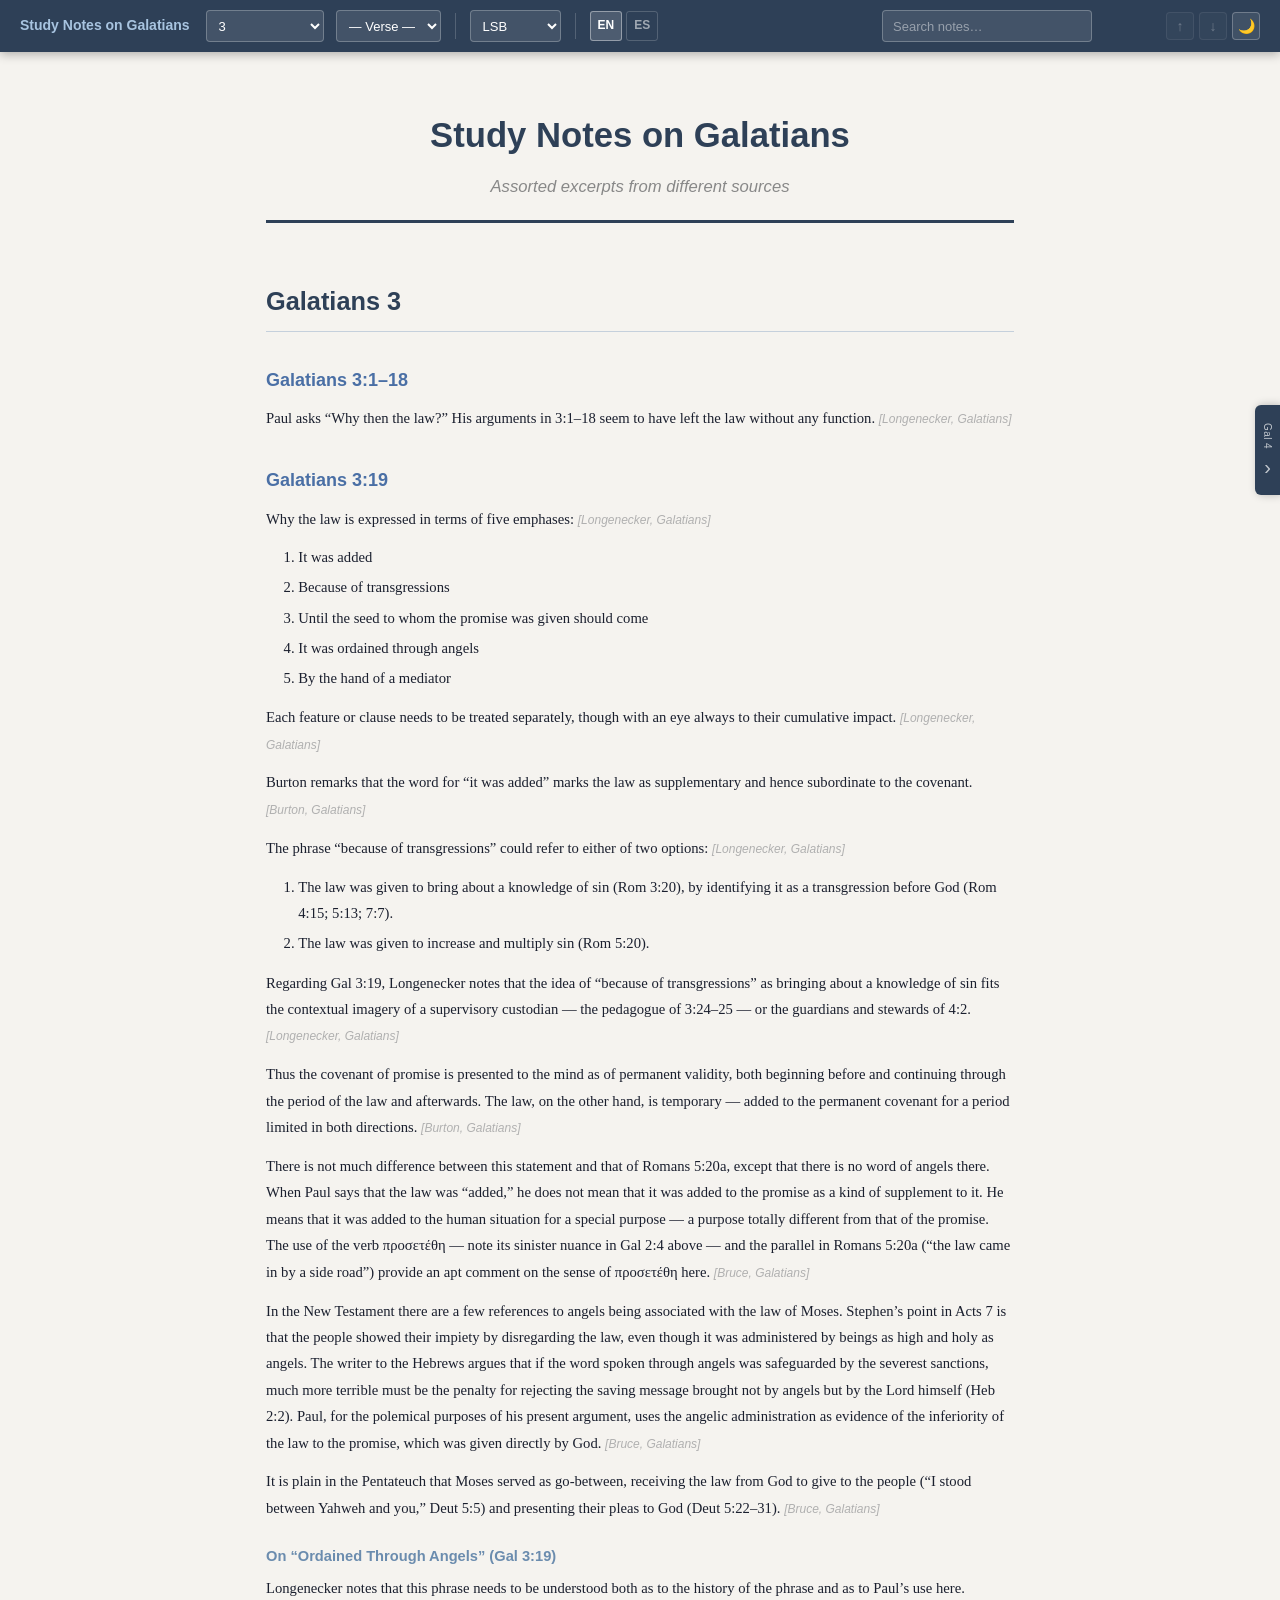
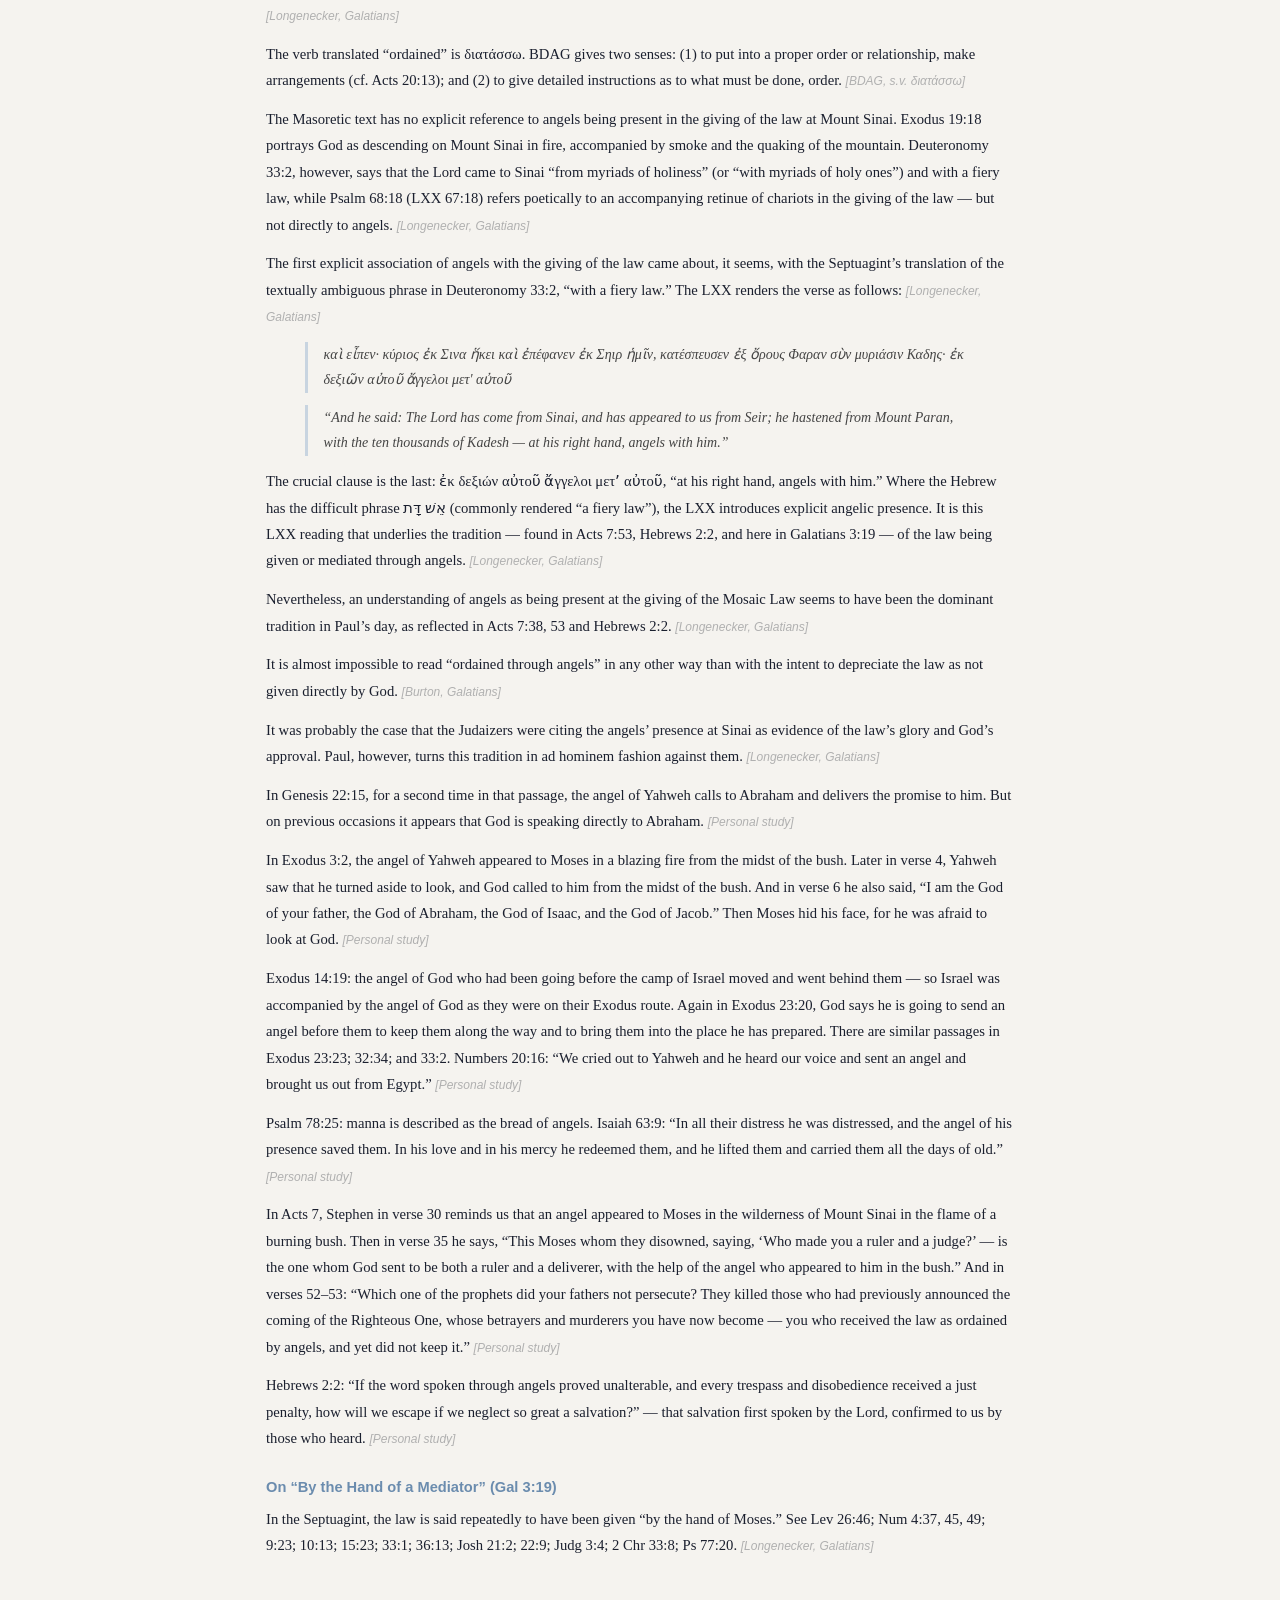
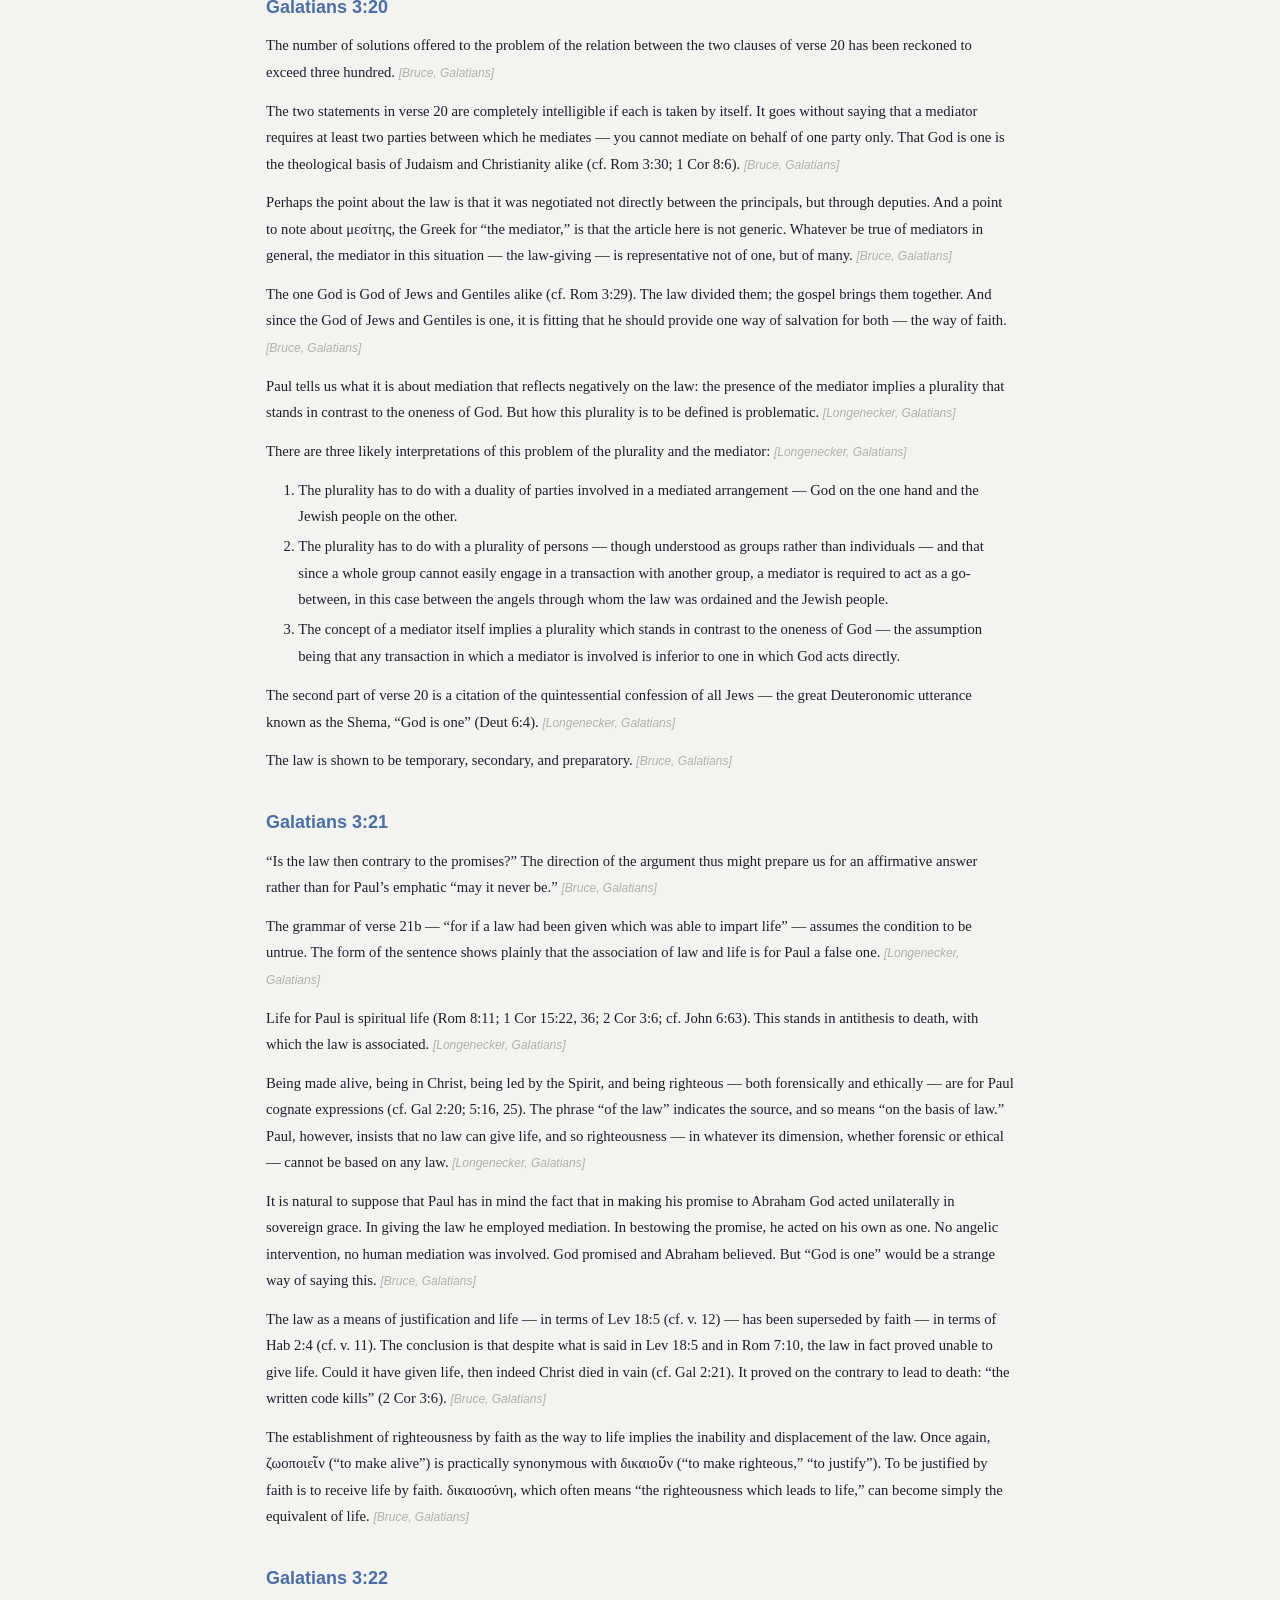
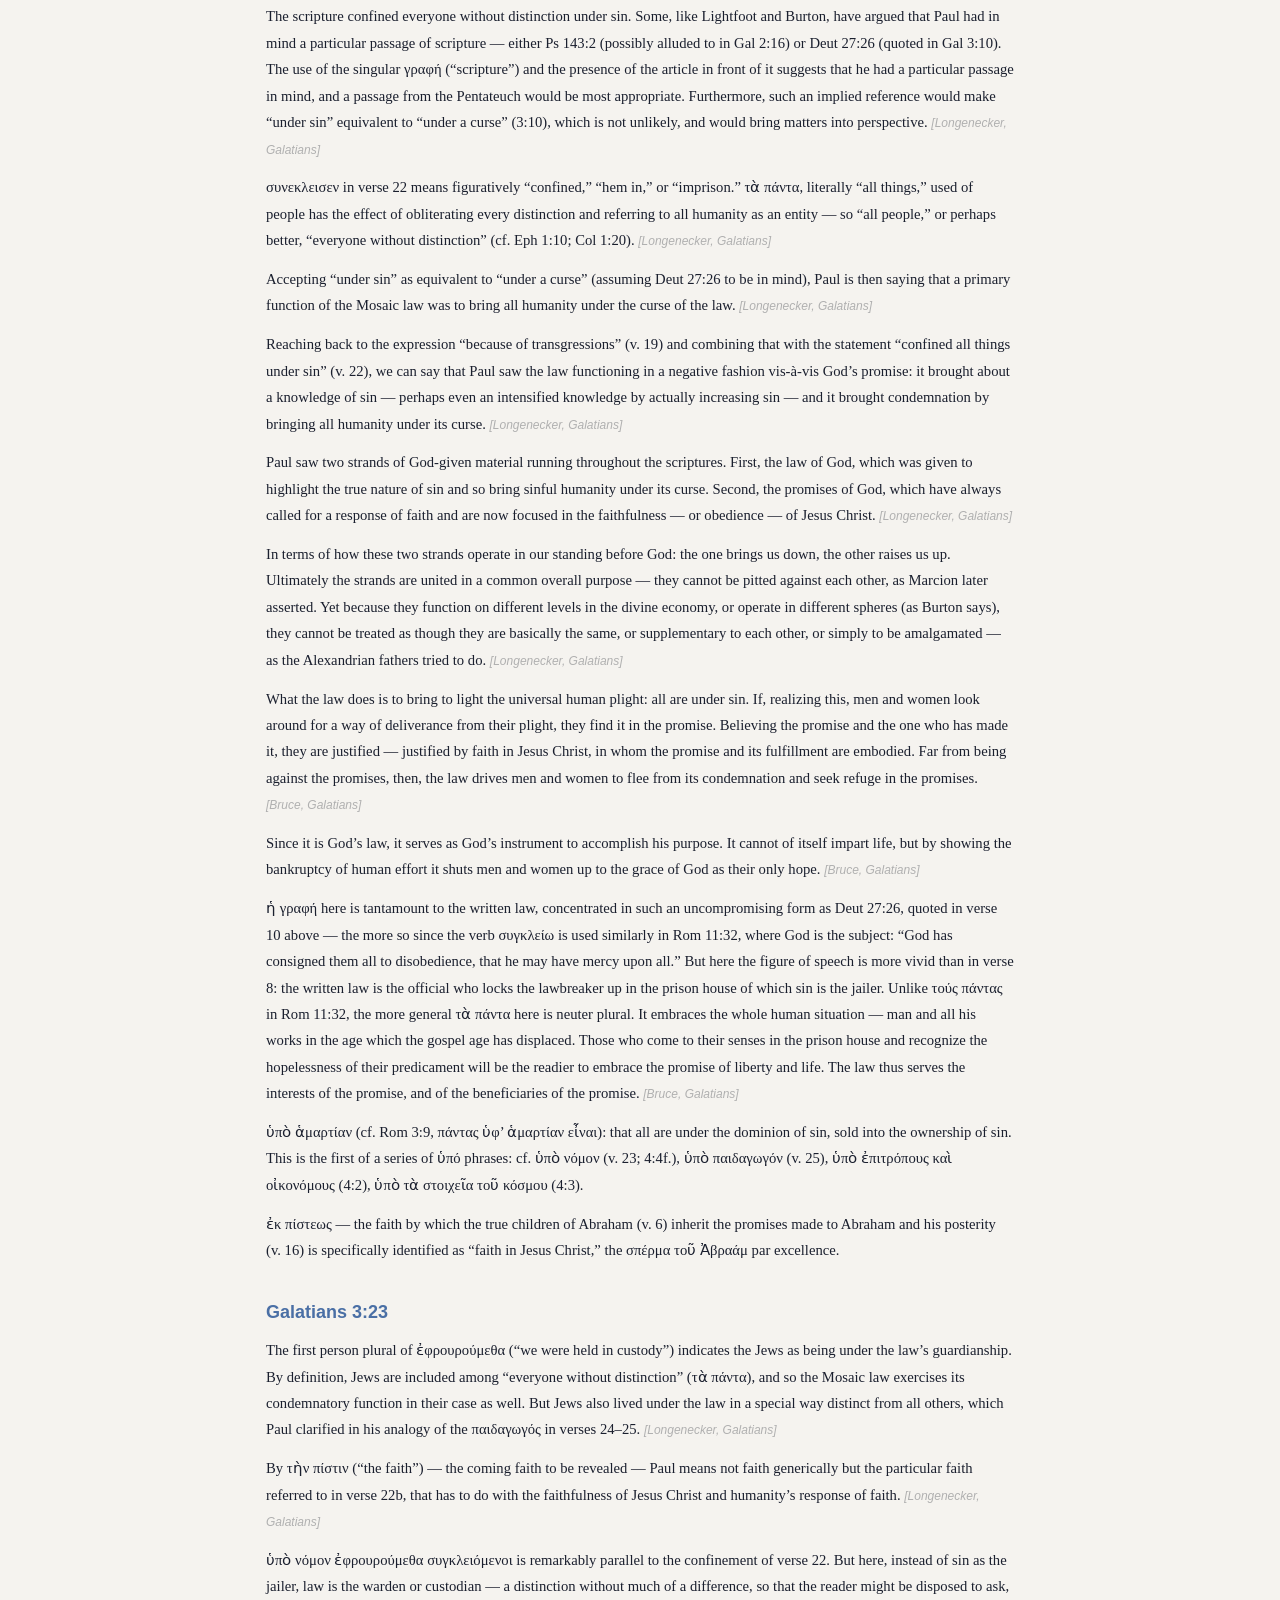
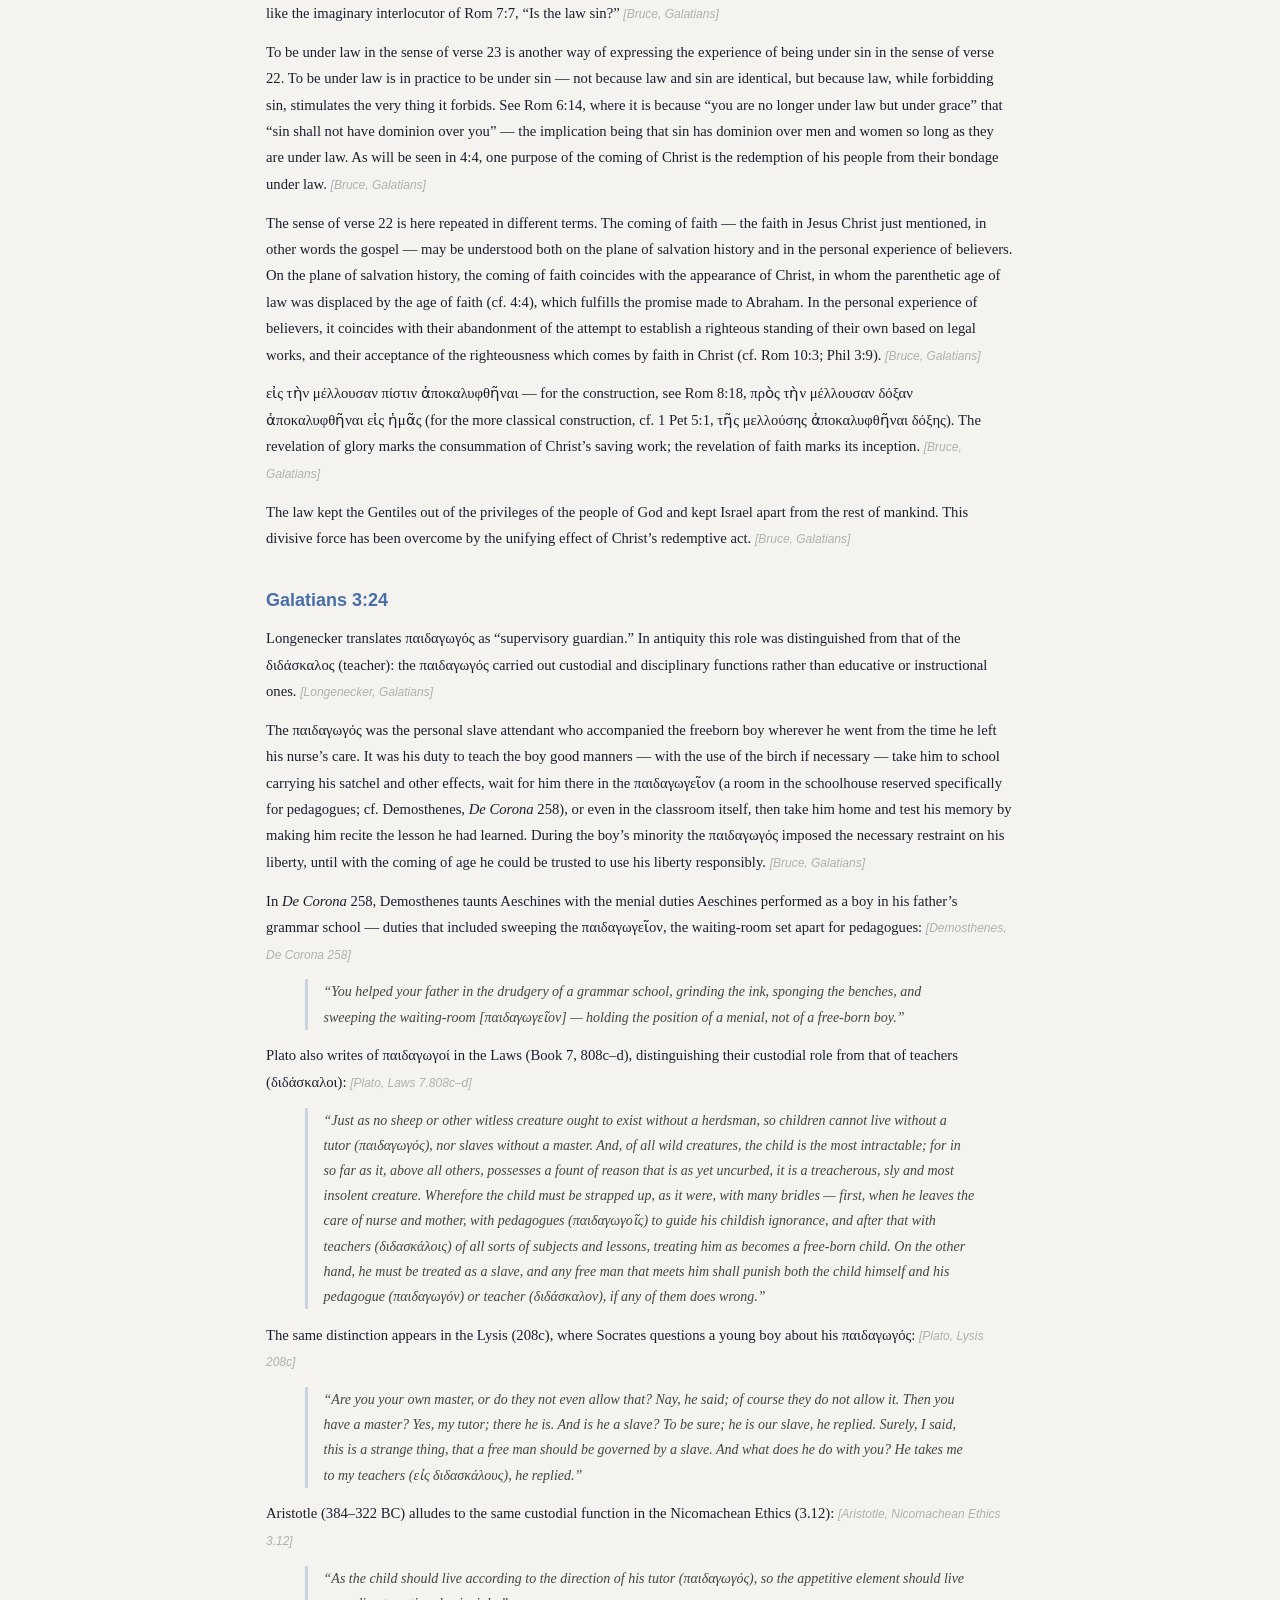
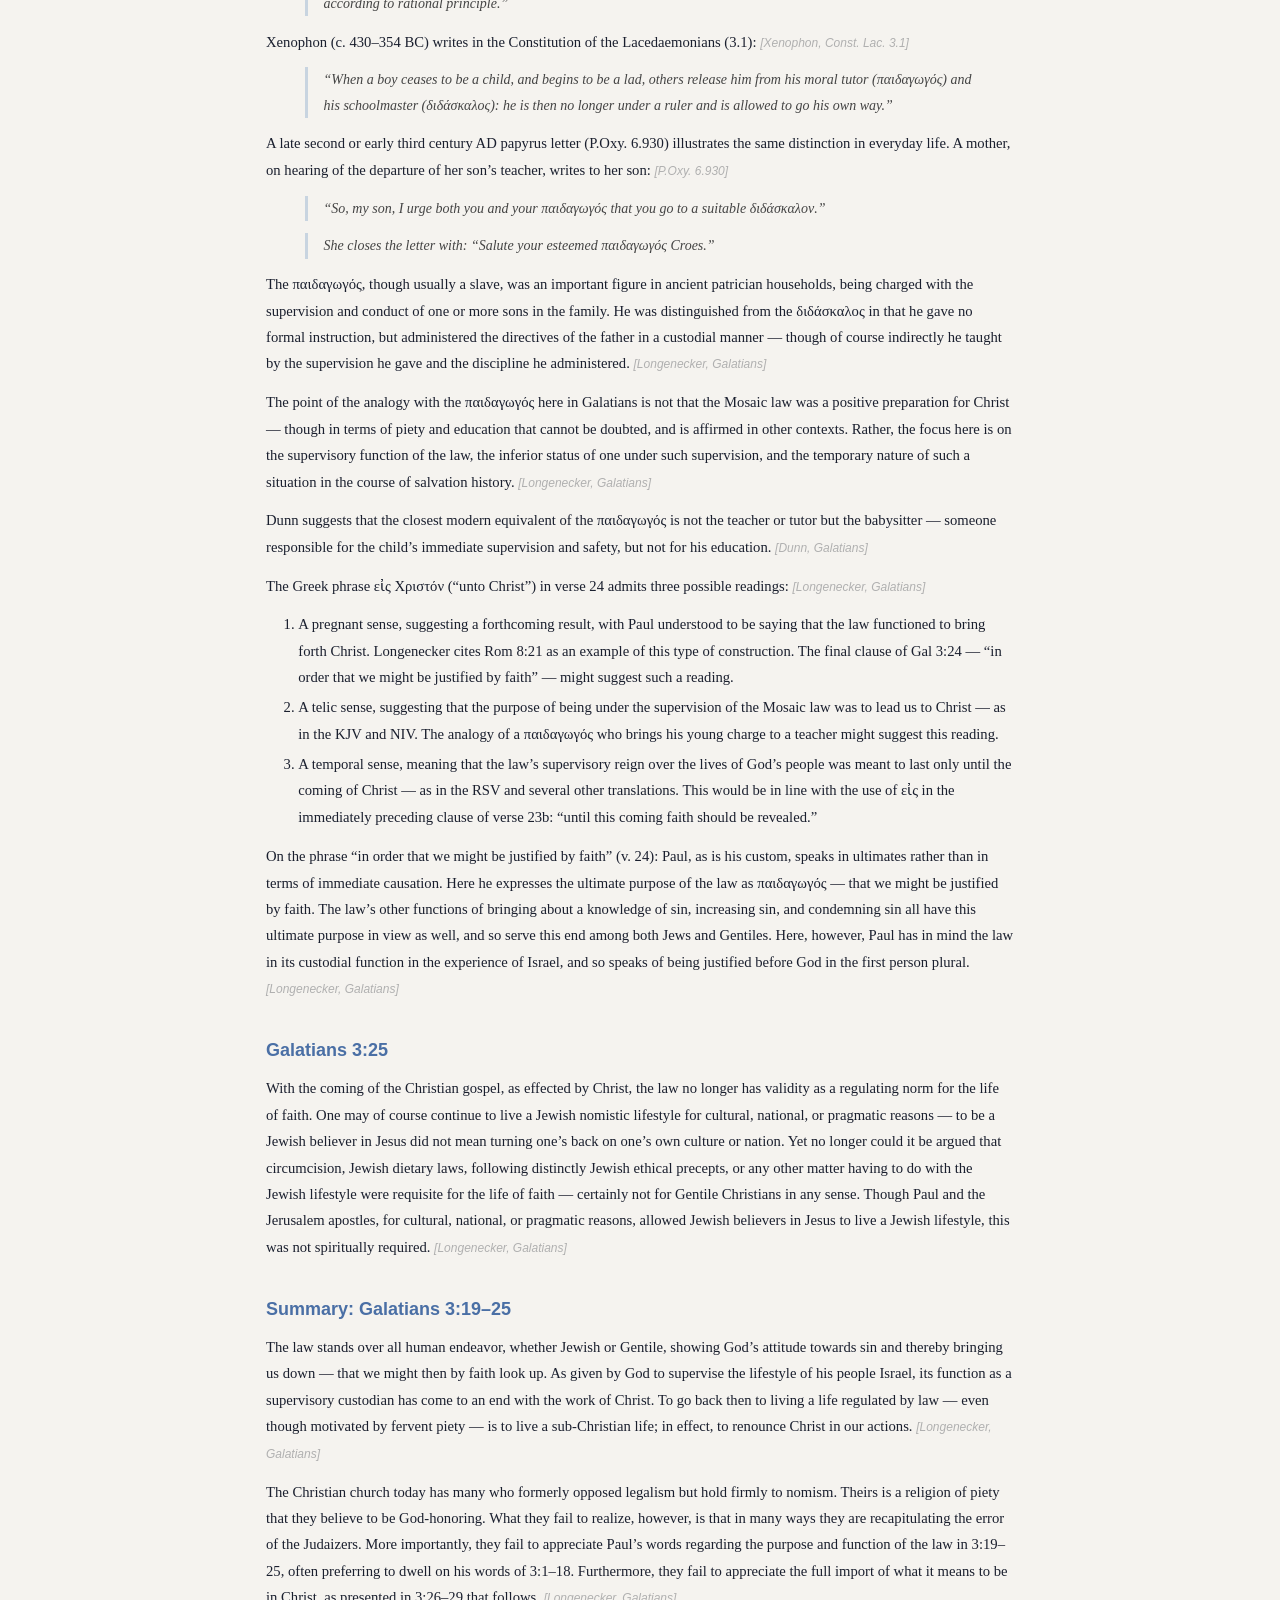
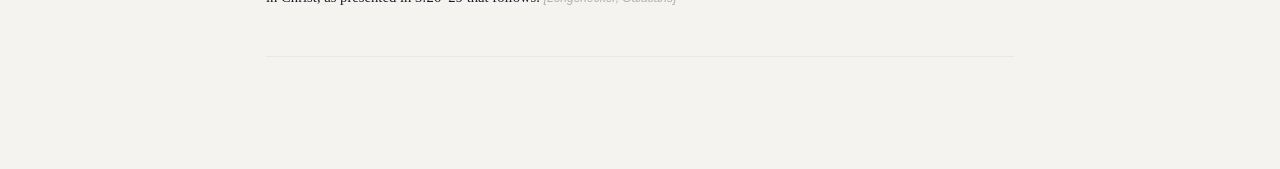
<file: index.html>
<!DOCTYPE html>
<html>
<head>
<meta charset="UTF-8">
<meta http-equiv="refresh" content="0; url=gal3-en.html">
<title>Why the Law, Then?</title>
</head>
<body>
<p>Redirecting to <a href="gal3-en.html">Galatians 3</a>&hellip;</p>
</body>
</html>
</file>
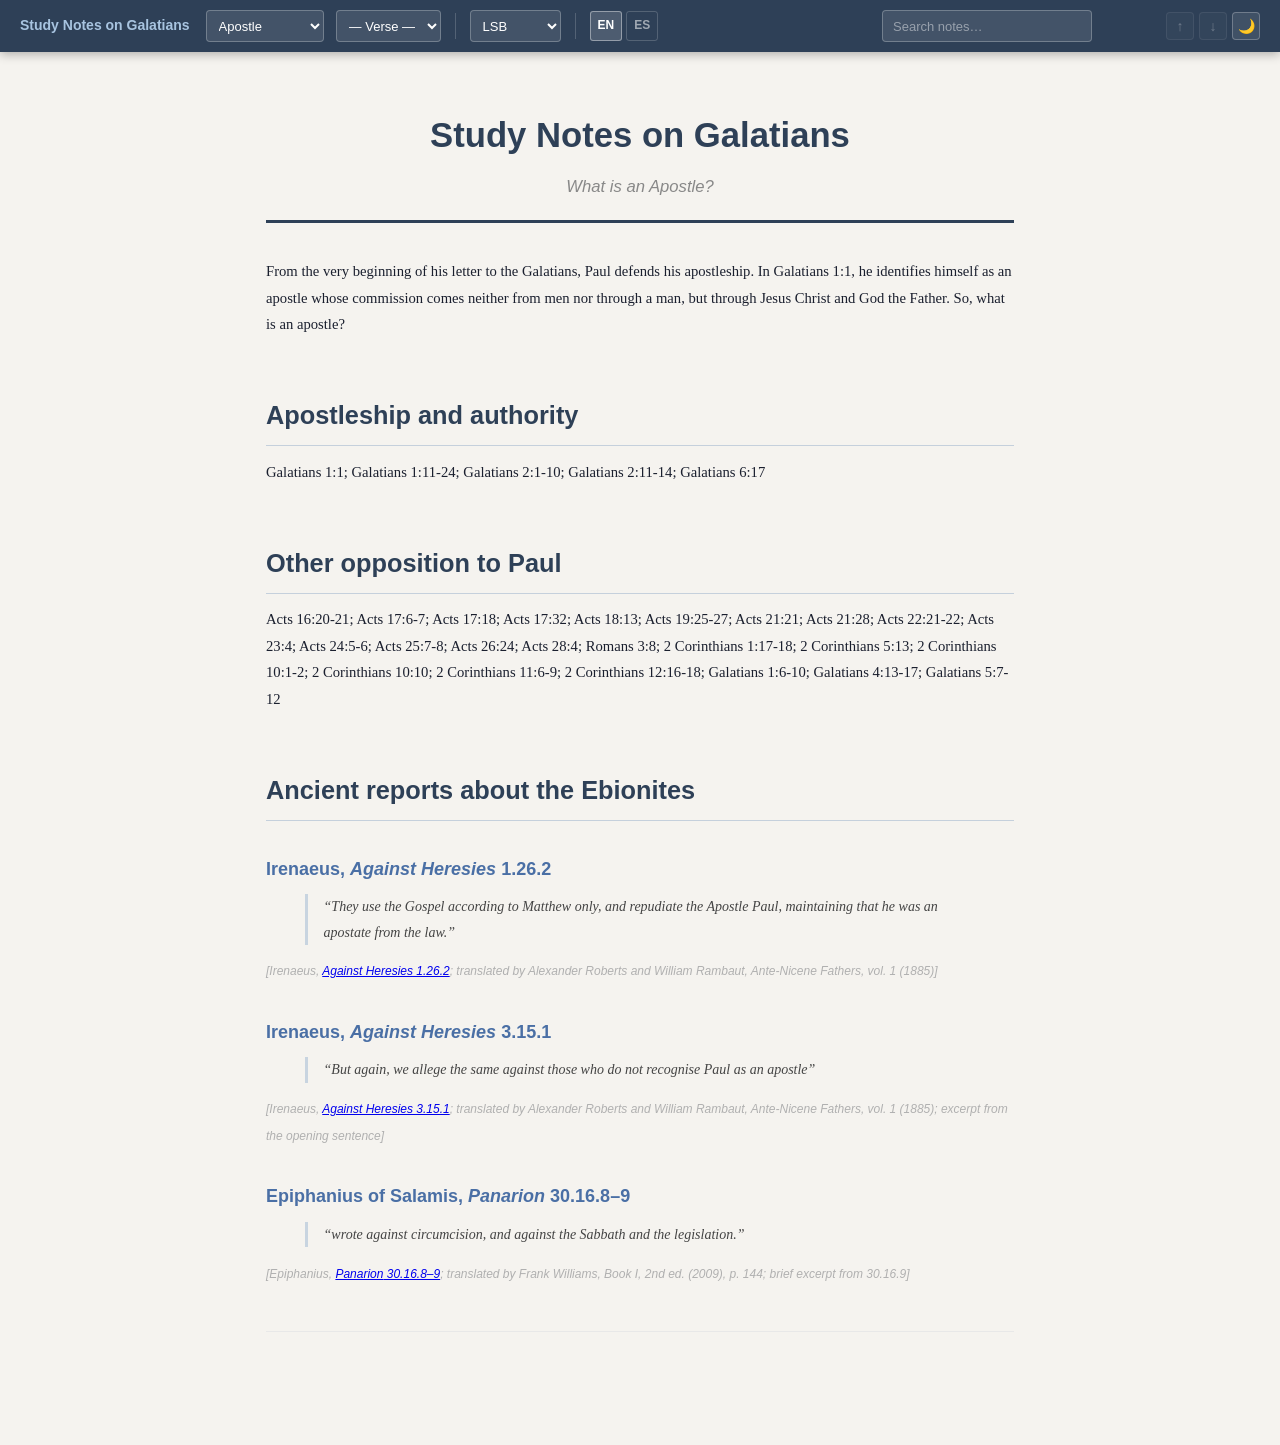
<file: apostle-en.html>
<!DOCTYPE html>
<html lang="en" data-lang="en" data-chapter="-4">
<head>
<meta charset="UTF-8">
<meta name="viewport" content="width=device-width, initial-scale=1.0">
<title>What is an Apostle?</title>
<link rel="stylesheet" href="galatians.css?v=introduction-map-1">
<script src="https://www.biblegateway.com/public/link-to-us/tooltips/bglinks.js"></script>
</head>
<body>

<nav id="topbar"></nav>

<main class="page" id="content">

<p class="doc-title">Study Notes on Galatians</p>
<p class="doc-subtitle">What is an Apostle?</p>
<hr class="divider">

<p>From the very beginning of his letter to the Galatians, Paul defends his apostleship. In Galatians 1:1, he identifies himself as an apostle whose commission comes neither from men nor through a man, but through Jesus Christ and God the Father. So, what is an apostle?</p>

<h1 id="galatians-references">Apostleship and authority</h1>

<p><span>Galatians 1:1</span>; <span>Galatians 1:11-24</span>; <span>Galatians 2:1-10</span>; <span>Galatians 2:11-14</span>; <span>Galatians 6:17</span></p>

<h1 id="other-opposition">Other opposition to Paul</h1>

<p><span>Acts 16:20-21</span>; <span>Acts 17:6-7</span>; <span>Acts 17:18</span>; <span>Acts 17:32</span>; <span>Acts 18:13</span>; <span>Acts 19:25-27</span>; <span>Acts 21:21</span>; <span>Acts 21:28</span>; <span>Acts 22:21-22</span>; <span>Acts 23:4</span>; <span>Acts 24:5-6</span>; <span>Acts 25:7-8</span>; <span>Acts 26:24</span>; <span>Acts 28:4</span>; <span>Romans 3:8</span>; <span>2 Corinthians 1:17-18</span>; <span>2 Corinthians 5:13</span>; <span>2 Corinthians 10:1-2</span>; <span>2 Corinthians 10:10</span>; <span>2 Corinthians 11:6-9</span>; <span>2 Corinthians 12:16-18</span>; <span>Galatians 1:6-10</span>; <span>Galatians 4:13-17</span>; <span>Galatians 5:7-12</span></p>

<h1 id="ebionites">Ancient reports about the Ebionites</h1>

<h2>Irenaeus, <cite>Against Heresies</cite> 1.26.2</h2>

<p class="bq">&ldquo;They use the Gospel according to Matthew only, and repudiate the Apostle Paul, maintaining that he was an apostate from the law.&rdquo;</p>
<p><span class="src">[Irenaeus, <a href="https://www.newadvent.org/fathers/0103126.htm" target="_blank" rel="noopener"><cite>Against Heresies</cite> 1.26.2</a>; translated by Alexander Roberts and William Rambaut, <cite>Ante-Nicene Fathers</cite>, vol. 1 (1885)]</span></p>

<h2>Irenaeus, <cite>Against Heresies</cite> 3.15.1</h2>

<p class="bq">&ldquo;But again, we allege the same against those who do not recognise Paul as an apostle&rdquo;</p>
<p><span class="src">[Irenaeus, <a href="https://www.newadvent.org/fathers/0103315.htm" target="_blank" rel="noopener"><cite>Against Heresies</cite> 3.15.1</a>; translated by Alexander Roberts and William Rambaut, <cite>Ante-Nicene Fathers</cite>, vol. 1 (1885); excerpt from the opening sentence]</span></p>

<h2>Epiphanius of Salamis, <cite>Panarion</cite> 30.16.8&ndash;9</h2>

<p class="bq">&ldquo;wrote against circumcision, and against the Sabbath and the legislation.&rdquo;</p>
<p><span class="src">[Epiphanius, <a href="https://yahadblogs.org/vero-yahad/Documents/Panarion-Ebionites.pdf#page=7" target="_blank" rel="noopener"><cite>Panarion</cite> 30.16.8&ndash;9</a>; translated by Frank Williams, Book I, 2nd ed. (2009), p. 144; brief excerpt from 30.16.9]</span></p>

<p class="timestamp" id="lastmod"></p>

</main>

<script src="nav.js"></script>
<script src="galatians.js"></script>
</body>
</html>
</file>
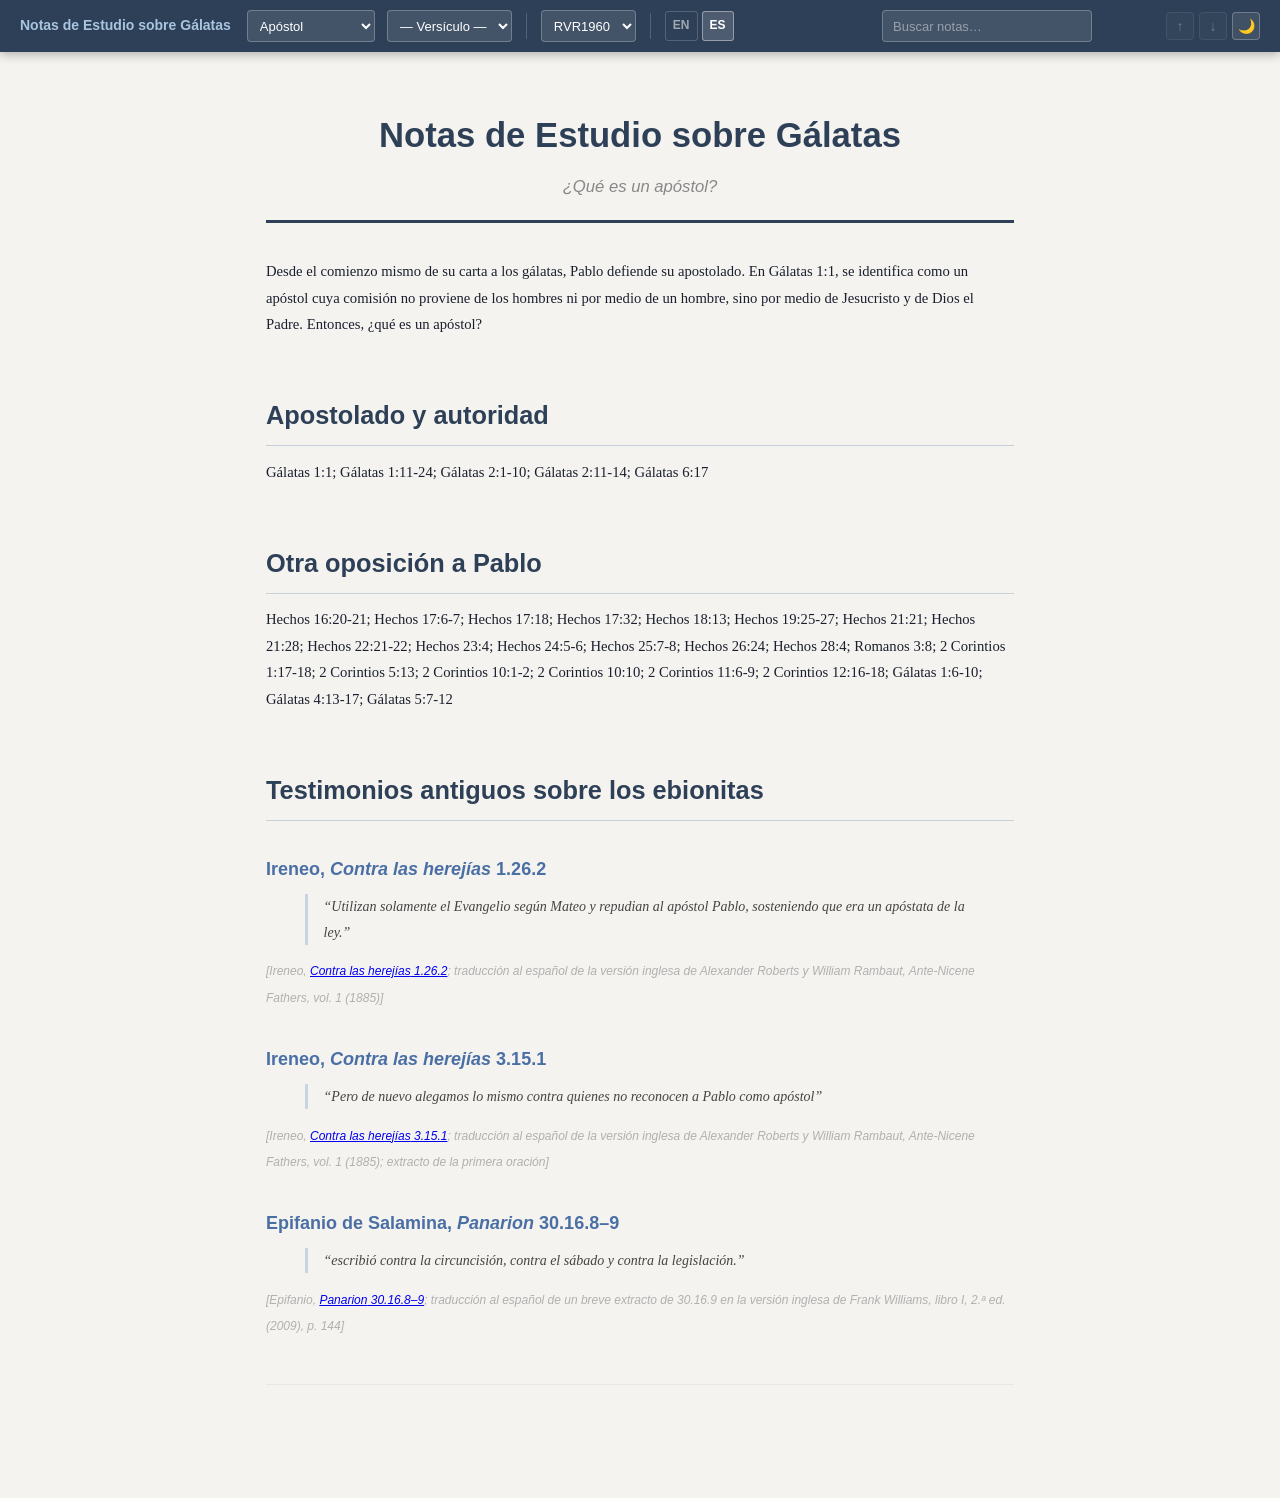
<file: apostle-es.html>
<!DOCTYPE html>
<html lang="es" data-lang="es" data-chapter="-4">
<head>
<meta charset="UTF-8">
<meta name="viewport" content="width=device-width, initial-scale=1.0">
<title>¿Qué es un apóstol?</title>
<link rel="stylesheet" href="galatians.css?v=introduction-map-1">
<script src="https://www.biblegateway.com/public/link-to-us/tooltips/bglinks.js"></script>
</head>
<body>

<nav id="topbar"></nav>

<main class="page" id="content">

<p class="doc-title">Notas de Estudio sobre Gálatas</p>
<p class="doc-subtitle">¿Qué es un apóstol?</p>
<hr class="divider">

<p>Desde el comienzo mismo de su carta a los g&aacute;latas, Pablo defiende su apostolado. En G&aacute;latas 1:1, se identifica como un ap&oacute;stol cuya comisi&oacute;n no proviene de los hombres ni por medio de un hombre, sino por medio de Jesucristo y de Dios el Padre. Entonces, &iquest;qu&eacute; es un ap&oacute;stol?</p>

<h1 id="galatians-references">Apostolado y autoridad</h1>

<p><span>G&aacute;latas 1:1</span>; <span>G&aacute;latas 1:11-24</span>; <span>G&aacute;latas 2:1-10</span>; <span>G&aacute;latas 2:11-14</span>; <span>G&aacute;latas 6:17</span></p>

<h1 id="other-opposition">Otra oposici&oacute;n a Pablo</h1>

<p><span>Hechos 16:20-21</span>; <span>Hechos 17:6-7</span>; <span>Hechos 17:18</span>; <span>Hechos 17:32</span>; <span>Hechos 18:13</span>; <span>Hechos 19:25-27</span>; <span>Hechos 21:21</span>; <span>Hechos 21:28</span>; <span>Hechos 22:21-22</span>; <span>Hechos 23:4</span>; <span>Hechos 24:5-6</span>; <span>Hechos 25:7-8</span>; <span>Hechos 26:24</span>; <span>Hechos 28:4</span>; <span>Romanos 3:8</span>; <span>2 Corintios 1:17-18</span>; <span>2 Corintios 5:13</span>; <span>2 Corintios 10:1-2</span>; <span>2 Corintios 10:10</span>; <span>2 Corintios 11:6-9</span>; <span>2 Corintios 12:16-18</span>; <span>G&aacute;latas 1:6-10</span>; <span>G&aacute;latas 4:13-17</span>; <span>G&aacute;latas 5:7-12</span></p>

<h1 id="ebionites">Testimonios antiguos sobre los ebionitas</h1>

<h2>Ireneo, <cite>Contra las herej&iacute;as</cite> 1.26.2</h2>

<p class="bq">&ldquo;Utilizan solamente el Evangelio seg&uacute;n Mateo y repudian al ap&oacute;stol Pablo, sosteniendo que era un ap&oacute;stata de la ley.&rdquo;</p>
<p><span class="src">[Ireneo, <a href="https://www.newadvent.org/fathers/0103126.htm" target="_blank" rel="noopener"><cite>Contra las herej&iacute;as</cite> 1.26.2</a>; traducci&oacute;n al espa&ntilde;ol de la versi&oacute;n inglesa de Alexander Roberts y William Rambaut, <cite>Ante-Nicene Fathers</cite>, vol. 1 (1885)]</span></p>

<h2>Ireneo, <cite>Contra las herej&iacute;as</cite> 3.15.1</h2>

<p class="bq">&ldquo;Pero de nuevo alegamos lo mismo contra quienes no reconocen a Pablo como ap&oacute;stol&rdquo;</p>
<p><span class="src">[Ireneo, <a href="https://www.newadvent.org/fathers/0103315.htm" target="_blank" rel="noopener"><cite>Contra las herej&iacute;as</cite> 3.15.1</a>; traducci&oacute;n al espa&ntilde;ol de la versi&oacute;n inglesa de Alexander Roberts y William Rambaut, <cite>Ante-Nicene Fathers</cite>, vol. 1 (1885); extracto de la primera oraci&oacute;n]</span></p>

<h2>Epifanio de Salamina, <cite>Panarion</cite> 30.16.8&ndash;9</h2>

<p class="bq">&ldquo;escribi&oacute; contra la circuncisi&oacute;n, contra el s&aacute;bado y contra la legislaci&oacute;n.&rdquo;</p>
<p><span class="src">[Epifanio, <a href="https://yahadblogs.org/vero-yahad/Documents/Panarion-Ebionites.pdf#page=7" target="_blank" rel="noopener"><cite>Panarion</cite> 30.16.8&ndash;9</a>; traducci&oacute;n al espa&ntilde;ol de un breve extracto de 30.16.9 en la versi&oacute;n inglesa de Frank Williams, libro I, 2.&ordf; ed. (2009), p. 144]</span></p>

<p class="timestamp" id="lastmod"></p>

</main>

<script src="nav.js"></script>
<script src="galatians.js"></script>
</body>
</html>
</file>
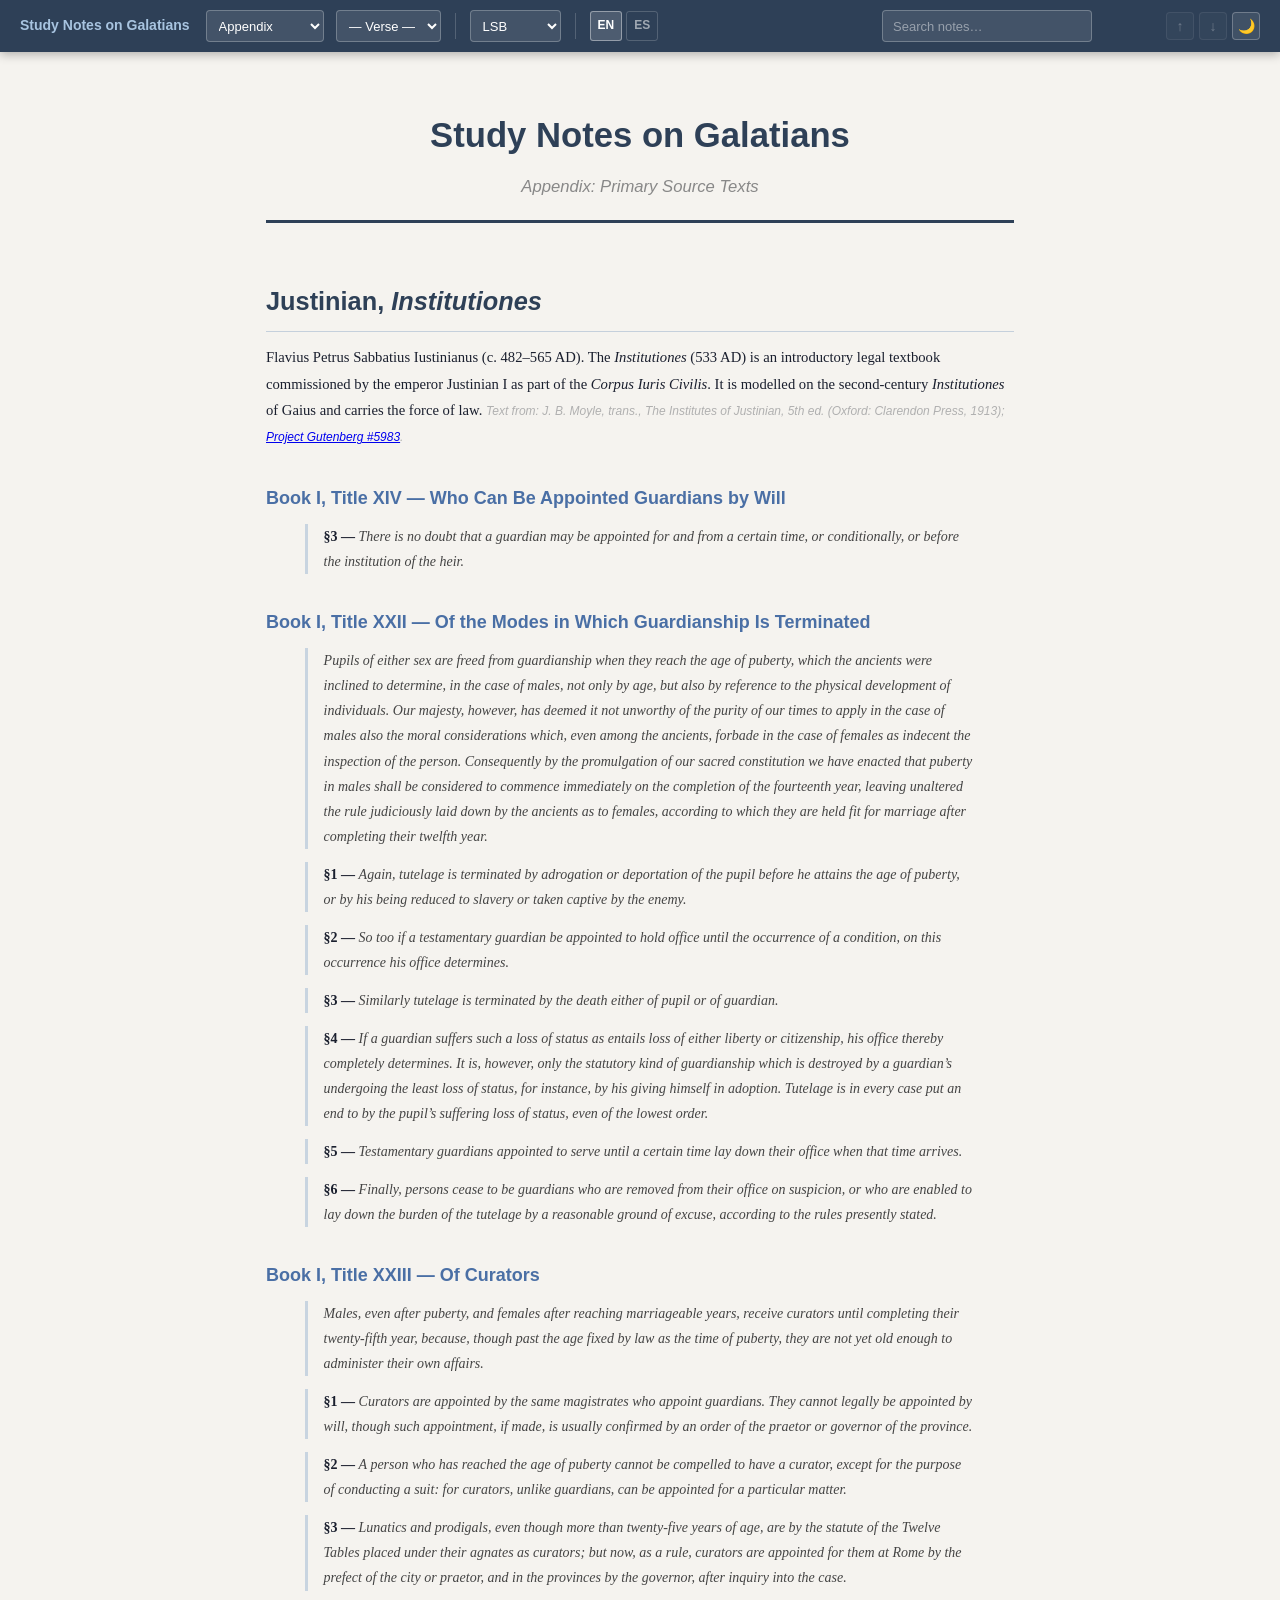
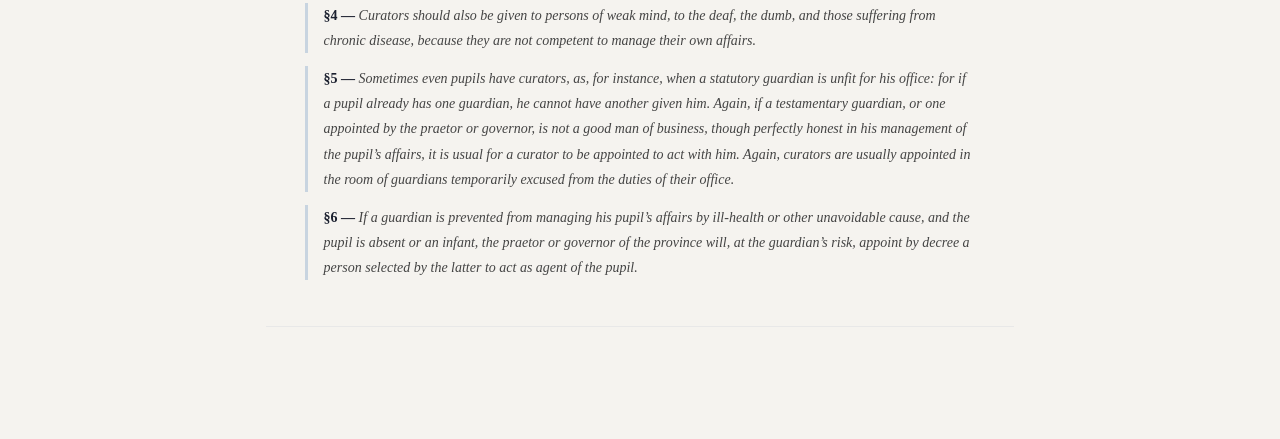
<file: appendix-en.html>
<!DOCTYPE html>
<html lang="en" data-lang="en" data-chapter="0">
<head>
<meta charset="UTF-8">
<meta name="viewport" content="width=device-width, initial-scale=1.0">
<title>Study Notes on Galatians &mdash; Appendix</title>
<link rel="stylesheet" href="galatians.css">
</head>
<body>

<nav id="topbar"></nav>

<main class="page" id="content">

<p class="doc-title">Study Notes on Galatians</p>
<p class="doc-subtitle">Appendix: Primary Source Texts</p>
<hr class="divider">

<!-- §APPENDIX-JUSTINIAN -->
<h1 id="justinian-inst">Justinian, <cite>Institutiones</cite></h1>
<p>Flavius Petrus Sabbatius Iustinianus (c. 482&ndash;565 AD). The <cite>Institutiones</cite> (533 AD) is an introductory legal textbook commissioned by the emperor Justinian I as part of the <cite>Corpus Iuris Civilis</cite>. It is modelled on the second-century <cite>Institutiones</cite> of Gaius and carries the force of law. <span class="src">Text from: J. B. Moyle, trans., <cite>The Institutes of Justinian</cite>, 5th ed. (Oxford: Clarendon Press, 1913); <a href="https://www.gutenberg.org/files/5983/5983-h/5983-h.htm" target="_blank" rel="noopener">Project Gutenberg #5983</a>.</span></p>

<h2 id="justinian-inst-1-14">Book I, Title XIV &mdash; Who Can Be Appointed Guardians by Will</h2>

<p class="bq"><span class="ref">&sect;3 &mdash; </span>There is no doubt that a guardian may be appointed for and from a certain time, or conditionally, or before the institution of the heir.</p>

<h2 id="justinian-inst-1-22">Book I, Title XXII &mdash; Of the Modes in Which Guardianship Is Terminated</h2>

<p class="bq">Pupils of either sex are freed from guardianship when they reach the age of puberty, which the ancients were inclined to determine, in the case of males, not only by age, but also by reference to the physical development of individuals. Our majesty, however, has deemed it not unworthy of the purity of our times to apply in the case of males also the moral considerations which, even among the ancients, forbade in the case of females as indecent the inspection of the person. Consequently by the promulgation of our sacred constitution we have enacted that puberty in males shall be considered to commence immediately on the completion of the fourteenth year, leaving unaltered the rule judiciously laid down by the ancients as to females, according to which they are held fit for marriage after completing their twelfth year.</p>

<p class="bq"><span class="ref">&sect;1 &mdash; </span>Again, tutelage is terminated by adrogation or deportation of the pupil before he attains the age of puberty, or by his being reduced to slavery or taken captive by the enemy.</p>

<p class="bq"><span class="ref">&sect;2 &mdash; </span>So too if a testamentary guardian be appointed to hold office until the occurrence of a condition, on this occurrence his office determines.</p>

<p class="bq"><span class="ref">&sect;3 &mdash; </span>Similarly tutelage is terminated by the death either of pupil or of guardian.</p>

<p class="bq"><span class="ref">&sect;4 &mdash; </span>If a guardian suffers such a loss of status as entails loss of either liberty or citizenship, his office thereby completely determines. It is, however, only the statutory kind of guardianship which is destroyed by a guardian&rsquo;s undergoing the least loss of status, for instance, by his giving himself in adoption. Tutelage is in every case put an end to by the pupil&rsquo;s suffering loss of status, even of the lowest order.</p>

<p class="bq"><span class="ref">&sect;5 &mdash; </span>Testamentary guardians appointed to serve until a certain time lay down their office when that time arrives.</p>

<p class="bq"><span class="ref">&sect;6 &mdash; </span>Finally, persons cease to be guardians who are removed from their office on suspicion, or who are enabled to lay down the burden of the tutelage by a reasonable ground of excuse, according to the rules presently stated.</p>

<h2 id="justinian-inst-1-23">Book I, Title XXIII &mdash; Of Curators</h2>

<p class="bq">Males, even after puberty, and females after reaching marriageable years, receive curators until completing their twenty-fifth year, because, though past the age fixed by law as the time of puberty, they are not yet old enough to administer their own affairs.</p>

<p class="bq"><span class="ref">&sect;1 &mdash; </span>Curators are appointed by the same magistrates who appoint guardians. They cannot legally be appointed by will, though such appointment, if made, is usually confirmed by an order of the praetor or governor of the province.</p>

<p class="bq"><span class="ref">&sect;2 &mdash; </span>A person who has reached the age of puberty cannot be compelled to have a curator, except for the purpose of conducting a suit: for curators, unlike guardians, can be appointed for a particular matter.</p>

<p class="bq"><span class="ref">&sect;3 &mdash; </span>Lunatics and prodigals, even though more than twenty-five years of age, are by the statute of the Twelve Tables placed under their agnates as curators; but now, as a rule, curators are appointed for them at Rome by the prefect of the city or praetor, and in the provinces by the governor, after inquiry into the case.</p>

<p class="bq"><span class="ref">&sect;4 &mdash; </span>Curators should also be given to persons of weak mind, to the deaf, the dumb, and those suffering from chronic disease, because they are not competent to manage their own affairs.</p>

<p class="bq"><span class="ref">&sect;5 &mdash; </span>Sometimes even pupils have curators, as, for instance, when a statutory guardian is unfit for his office: for if a pupil already has one guardian, he cannot have another given him. Again, if a testamentary guardian, or one appointed by the praetor or governor, is not a good man of business, though perfectly honest in his management of the pupil&rsquo;s affairs, it is usual for a curator to be appointed to act with him. Again, curators are usually appointed in the room of guardians temporarily excused from the duties of their office.</p>

<p class="bq"><span class="ref">&sect;6 &mdash; </span>If a guardian is prevented from managing his pupil&rsquo;s affairs by ill-health or other unavoidable cause, and the pupil is absent or an infant, the praetor or governor of the province will, at the guardian&rsquo;s risk, appoint by decree a person selected by the latter to act as agent of the pupil.</p>

<p class="timestamp" id="lastmod"></p>

</main>

<script src="nav.js"></script>
<script src="galatians.js"></script>
</body>
</html>
</file>
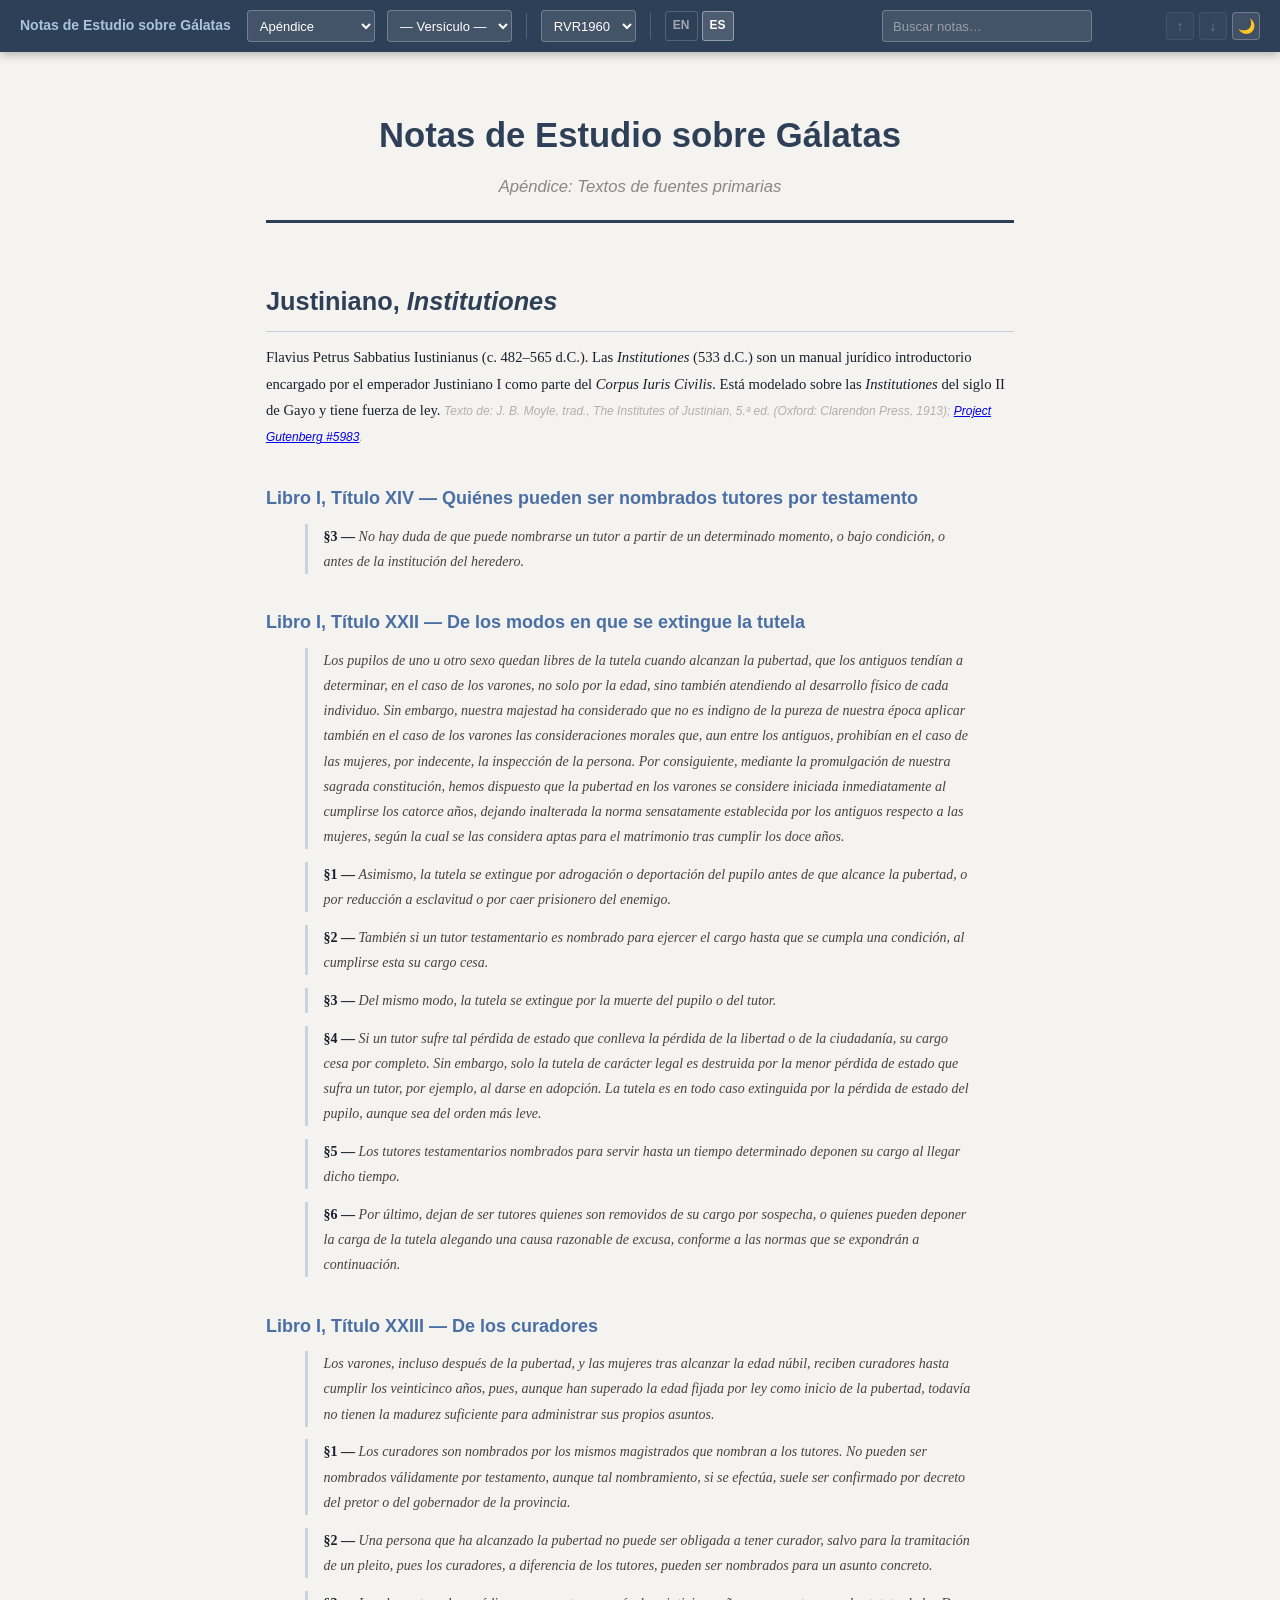
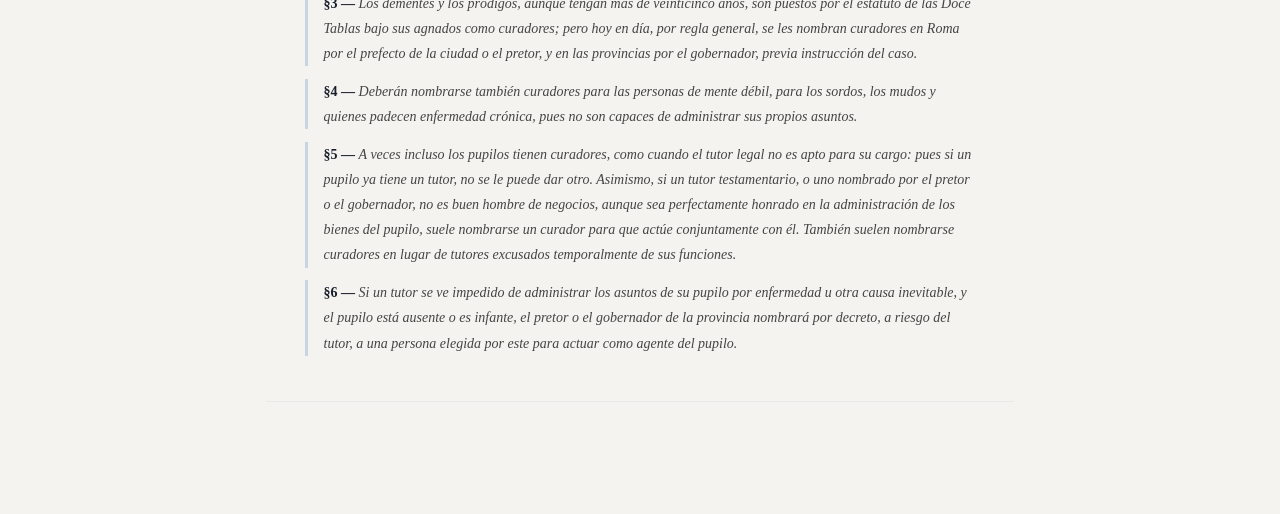
<file: appendix-es.html>
<!DOCTYPE html>
<html lang="es" data-lang="es" data-chapter="0">
<head>
<meta charset="UTF-8">
<meta name="viewport" content="width=device-width, initial-scale=1.0">
<title>Notas de Estudio sobre Gálatas &mdash; Apéndice</title>
<link rel="stylesheet" href="galatians.css">
</head>
<body>

<nav id="topbar"></nav>

<main class="page" id="content">

<p class="doc-title">Notas de Estudio sobre Gálatas</p>
<p class="doc-subtitle">Apéndice: Textos de fuentes primarias</p>
<hr class="divider">

<!-- §APPENDIX-JUSTINIAN -->
<h1 id="justinian-inst">Justiniano, <cite>Institutiones</cite></h1>
<p>Flavius Petrus Sabbatius Iustinianus (c. 482&ndash;565 d.C.). Las <cite>Institutiones</cite> (533 d.C.) son un manual jurídico introductorio encargado por el emperador Justiniano I como parte del <cite>Corpus Iuris Civilis</cite>. Está modelado sobre las <cite>Institutiones</cite> del siglo II de Gayo y tiene fuerza de ley. <span class="src">Texto de: J. B. Moyle, trad., <cite>The Institutes of Justinian</cite>, 5.ª ed. (Oxford: Clarendon Press, 1913); <a href="https://www.gutenberg.org/files/5983/5983-h/5983-h.htm" target="_blank" rel="noopener">Project Gutenberg #5983</a>.</span></p>

<h2 id="justinian-inst-1-14">Libro I, Título XIV &mdash; Quiénes pueden ser nombrados tutores por testamento</h2>

<p class="bq"><span class="ref">&sect;3 &mdash; </span>No hay duda de que puede nombrarse un tutor a partir de un determinado momento, o bajo condición, o antes de la institución del heredero.</p>

<h2 id="justinian-inst-1-22">Libro I, Título XXII &mdash; De los modos en que se extingue la tutela</h2>

<p class="bq">Los pupilos de uno u otro sexo quedan libres de la tutela cuando alcanzan la pubertad, que los antiguos tendían a determinar, en el caso de los varones, no solo por la edad, sino también atendiendo al desarrollo físico de cada individuo. Sin embargo, nuestra majestad ha considerado que no es indigno de la pureza de nuestra época aplicar también en el caso de los varones las consideraciones morales que, aun entre los antiguos, prohibían en el caso de las mujeres, por indecente, la inspección de la persona. Por consiguiente, mediante la promulgación de nuestra sagrada constitución, hemos dispuesto que la pubertad en los varones se considere iniciada inmediatamente al cumplirse los catorce años, dejando inalterada la norma sensatamente establecida por los antiguos respecto a las mujeres, según la cual se las considera aptas para el matrimonio tras cumplir los doce años.</p>

<p class="bq"><span class="ref">&sect;1 &mdash; </span>Asimismo, la tutela se extingue por adrogación o deportación del pupilo antes de que alcance la pubertad, o por reducción a esclavitud o por caer prisionero del enemigo.</p>

<p class="bq"><span class="ref">&sect;2 &mdash; </span>También si un tutor testamentario es nombrado para ejercer el cargo hasta que se cumpla una condición, al cumplirse esta su cargo cesa.</p>

<p class="bq"><span class="ref">&sect;3 &mdash; </span>Del mismo modo, la tutela se extingue por la muerte del pupilo o del tutor.</p>

<p class="bq"><span class="ref">&sect;4 &mdash; </span>Si un tutor sufre tal pérdida de estado que conlleva la pérdida de la libertad o de la ciudadanía, su cargo cesa por completo. Sin embargo, solo la tutela de carácter legal es destruida por la menor pérdida de estado que sufra un tutor, por ejemplo, al darse en adopción. La tutela es en todo caso extinguida por la pérdida de estado del pupilo, aunque sea del orden más leve.</p>

<p class="bq"><span class="ref">&sect;5 &mdash; </span>Los tutores testamentarios nombrados para servir hasta un tiempo determinado deponen su cargo al llegar dicho tiempo.</p>

<p class="bq"><span class="ref">&sect;6 &mdash; </span>Por último, dejan de ser tutores quienes son removidos de su cargo por sospecha, o quienes pueden deponer la carga de la tutela alegando una causa razonable de excusa, conforme a las normas que se expondrán a continuación.</p>

<h2 id="justinian-inst-1-23">Libro I, Título XXIII &mdash; De los curadores</h2>

<p class="bq">Los varones, incluso después de la pubertad, y las mujeres tras alcanzar la edad núbil, reciben curadores hasta cumplir los veinticinco años, pues, aunque han superado la edad fijada por ley como inicio de la pubertad, todavía no tienen la madurez suficiente para administrar sus propios asuntos.</p>

<p class="bq"><span class="ref">&sect;1 &mdash; </span>Los curadores son nombrados por los mismos magistrados que nombran a los tutores. No pueden ser nombrados válidamente por testamento, aunque tal nombramiento, si se efectúa, suele ser confirmado por decreto del pretor o del gobernador de la provincia.</p>

<p class="bq"><span class="ref">&sect;2 &mdash; </span>Una persona que ha alcanzado la pubertad no puede ser obligada a tener curador, salvo para la tramitación de un pleito, pues los curadores, a diferencia de los tutores, pueden ser nombrados para un asunto concreto.</p>

<p class="bq"><span class="ref">&sect;3 &mdash; </span>Los dementes y los pródigos, aunque tengan más de veinticinco años, son puestos por el estatuto de las Doce Tablas bajo sus agnados como curadores; pero hoy en día, por regla general, se les nombran curadores en Roma por el prefecto de la ciudad o el pretor, y en las provincias por el gobernador, previa instrucción del caso.</p>

<p class="bq"><span class="ref">&sect;4 &mdash; </span>Deberán nombrarse también curadores para las personas de mente débil, para los sordos, los mudos y quienes padecen enfermedad crónica, pues no son capaces de administrar sus propios asuntos.</p>

<p class="bq"><span class="ref">&sect;5 &mdash; </span>A veces incluso los pupilos tienen curadores, como cuando el tutor legal no es apto para su cargo: pues si un pupilo ya tiene un tutor, no se le puede dar otro. Asimismo, si un tutor testamentario, o uno nombrado por el pretor o el gobernador, no es buen hombre de negocios, aunque sea perfectamente honrado en la administración de los bienes del pupilo, suele nombrarse un curador para que actúe conjuntamente con él. También suelen nombrarse curadores en lugar de tutores excusados temporalmente de sus funciones.</p>

<p class="bq"><span class="ref">&sect;6 &mdash; </span>Si un tutor se ve impedido de administrar los asuntos de su pupilo por enfermedad u otra causa inevitable, y el pupilo está ausente o es infante, el pretor o el gobernador de la provincia nombrará por decreto, a riesgo del tutor, a una persona elegida por este para actuar como agente del pupilo.</p>

<p class="timestamp" id="lastmod"></p>

</main>

<script src="nav.js"></script>
<script src="galatians.js"></script>
</body>
</html>
</file>
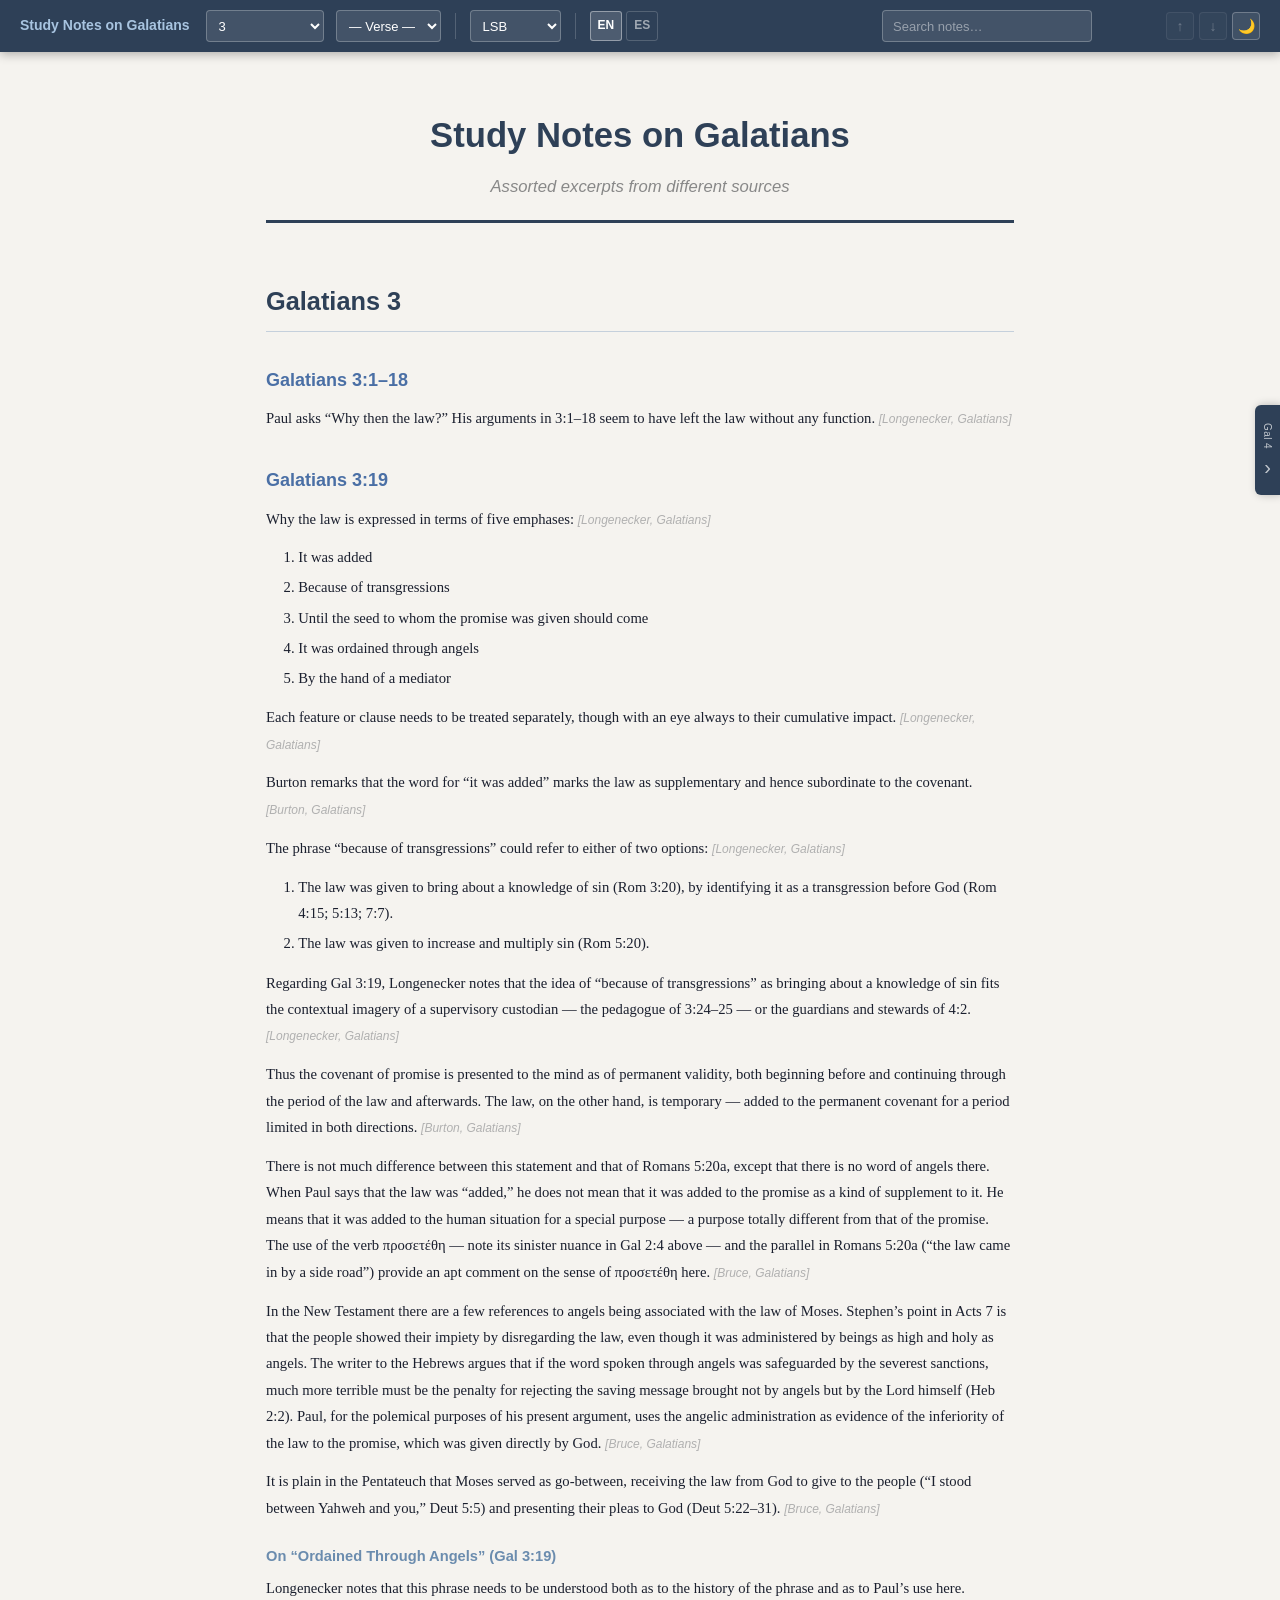
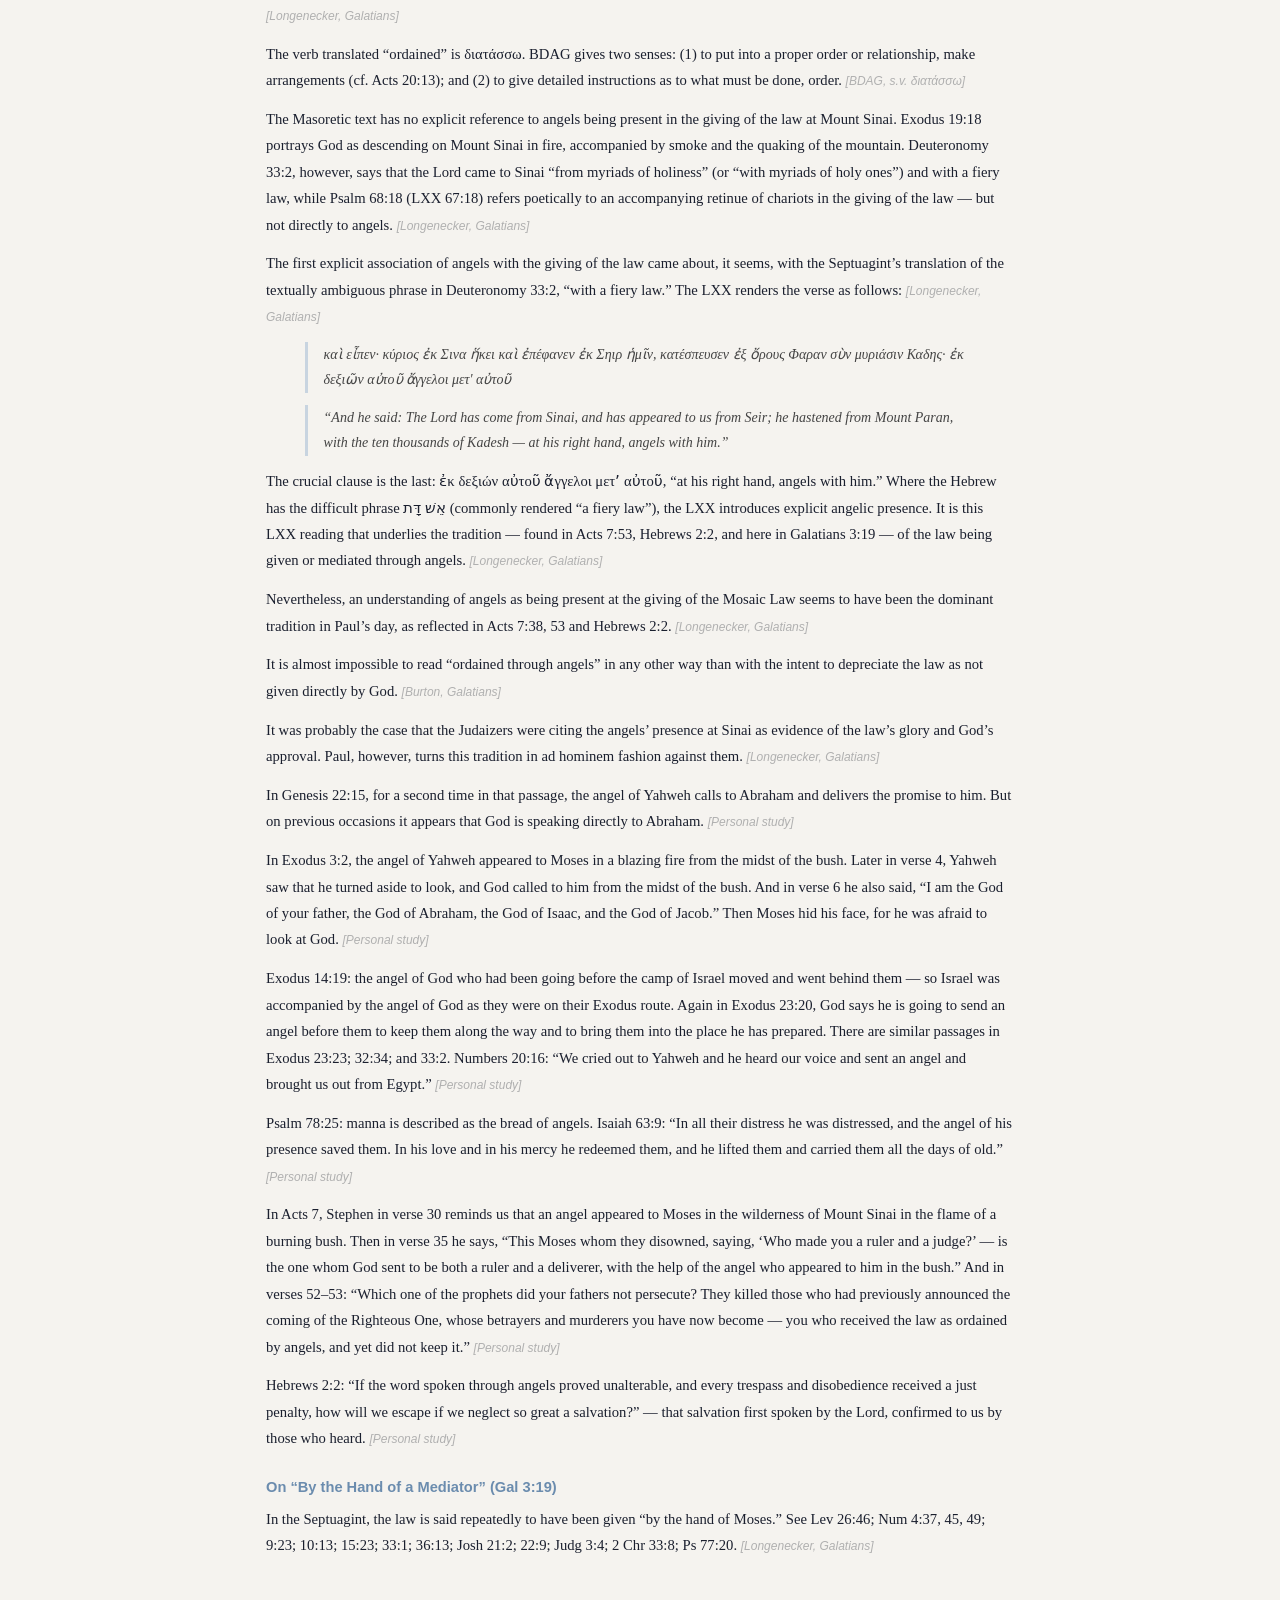
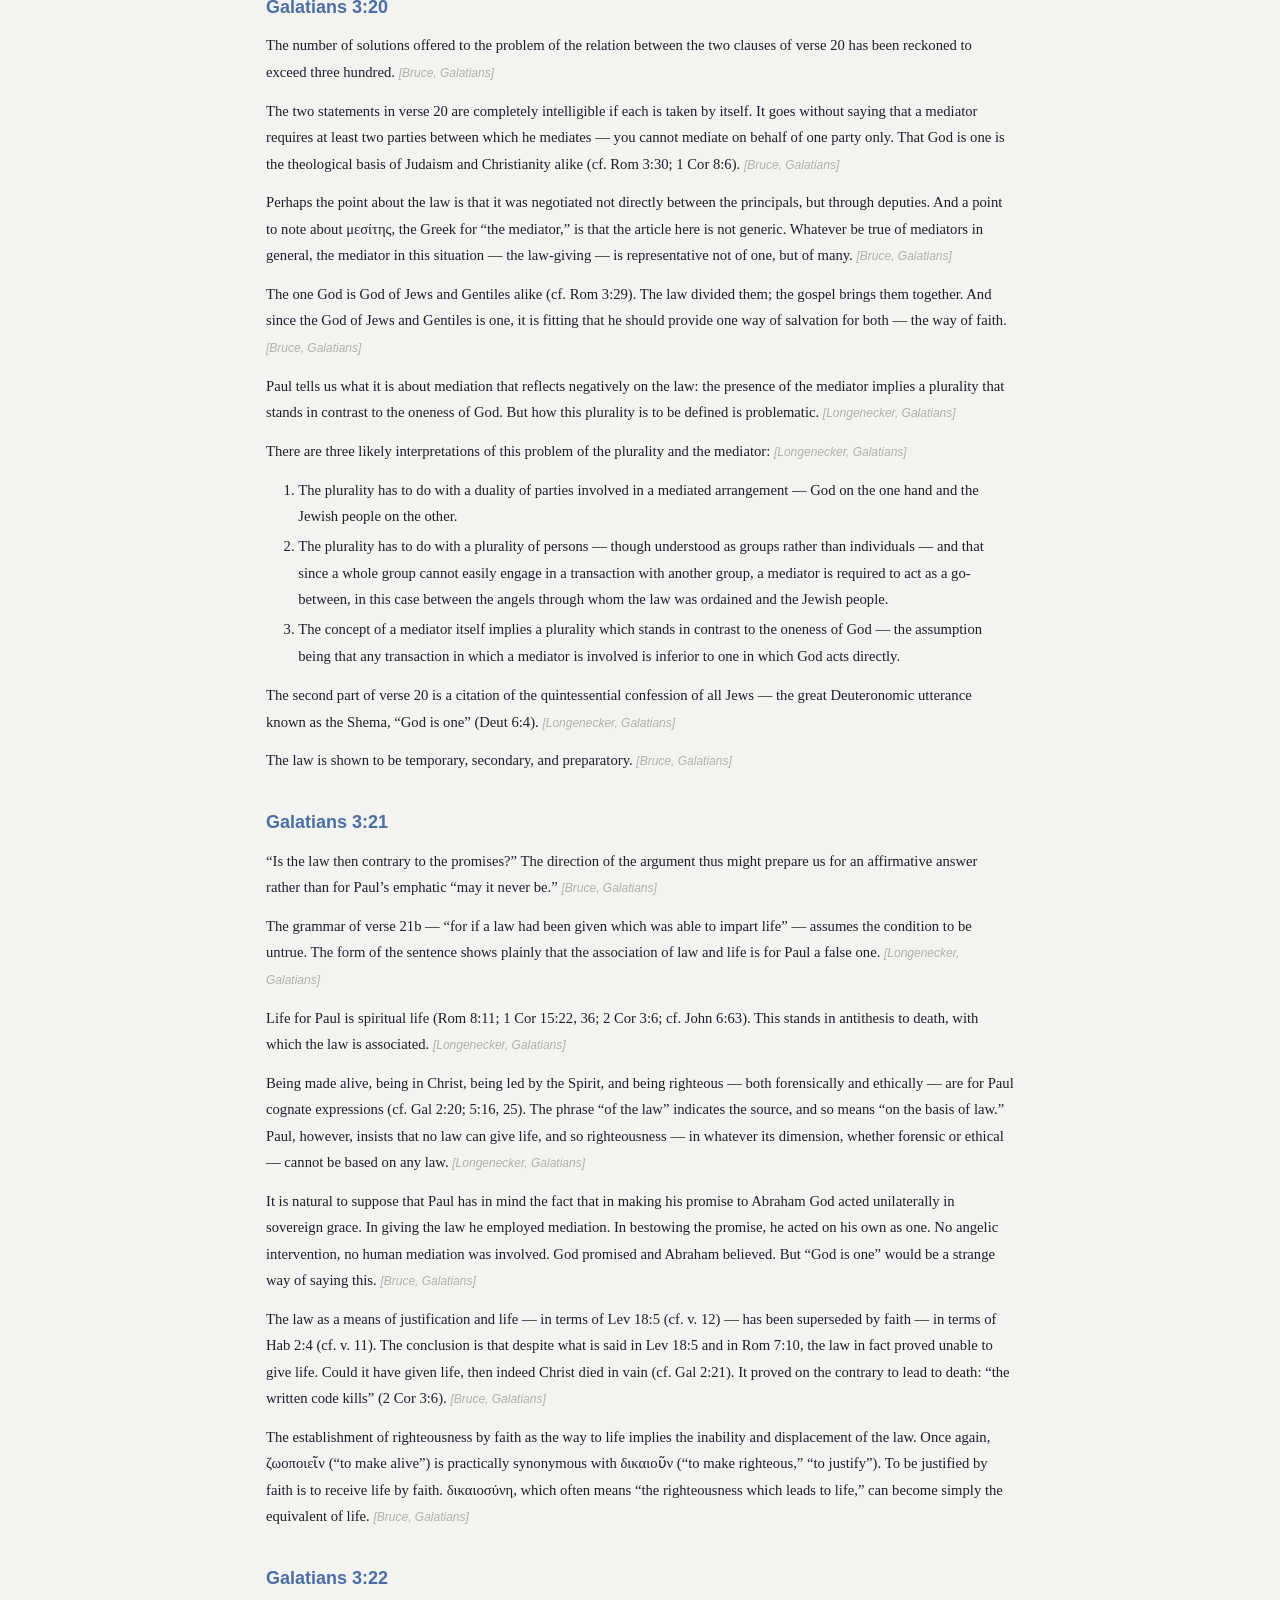
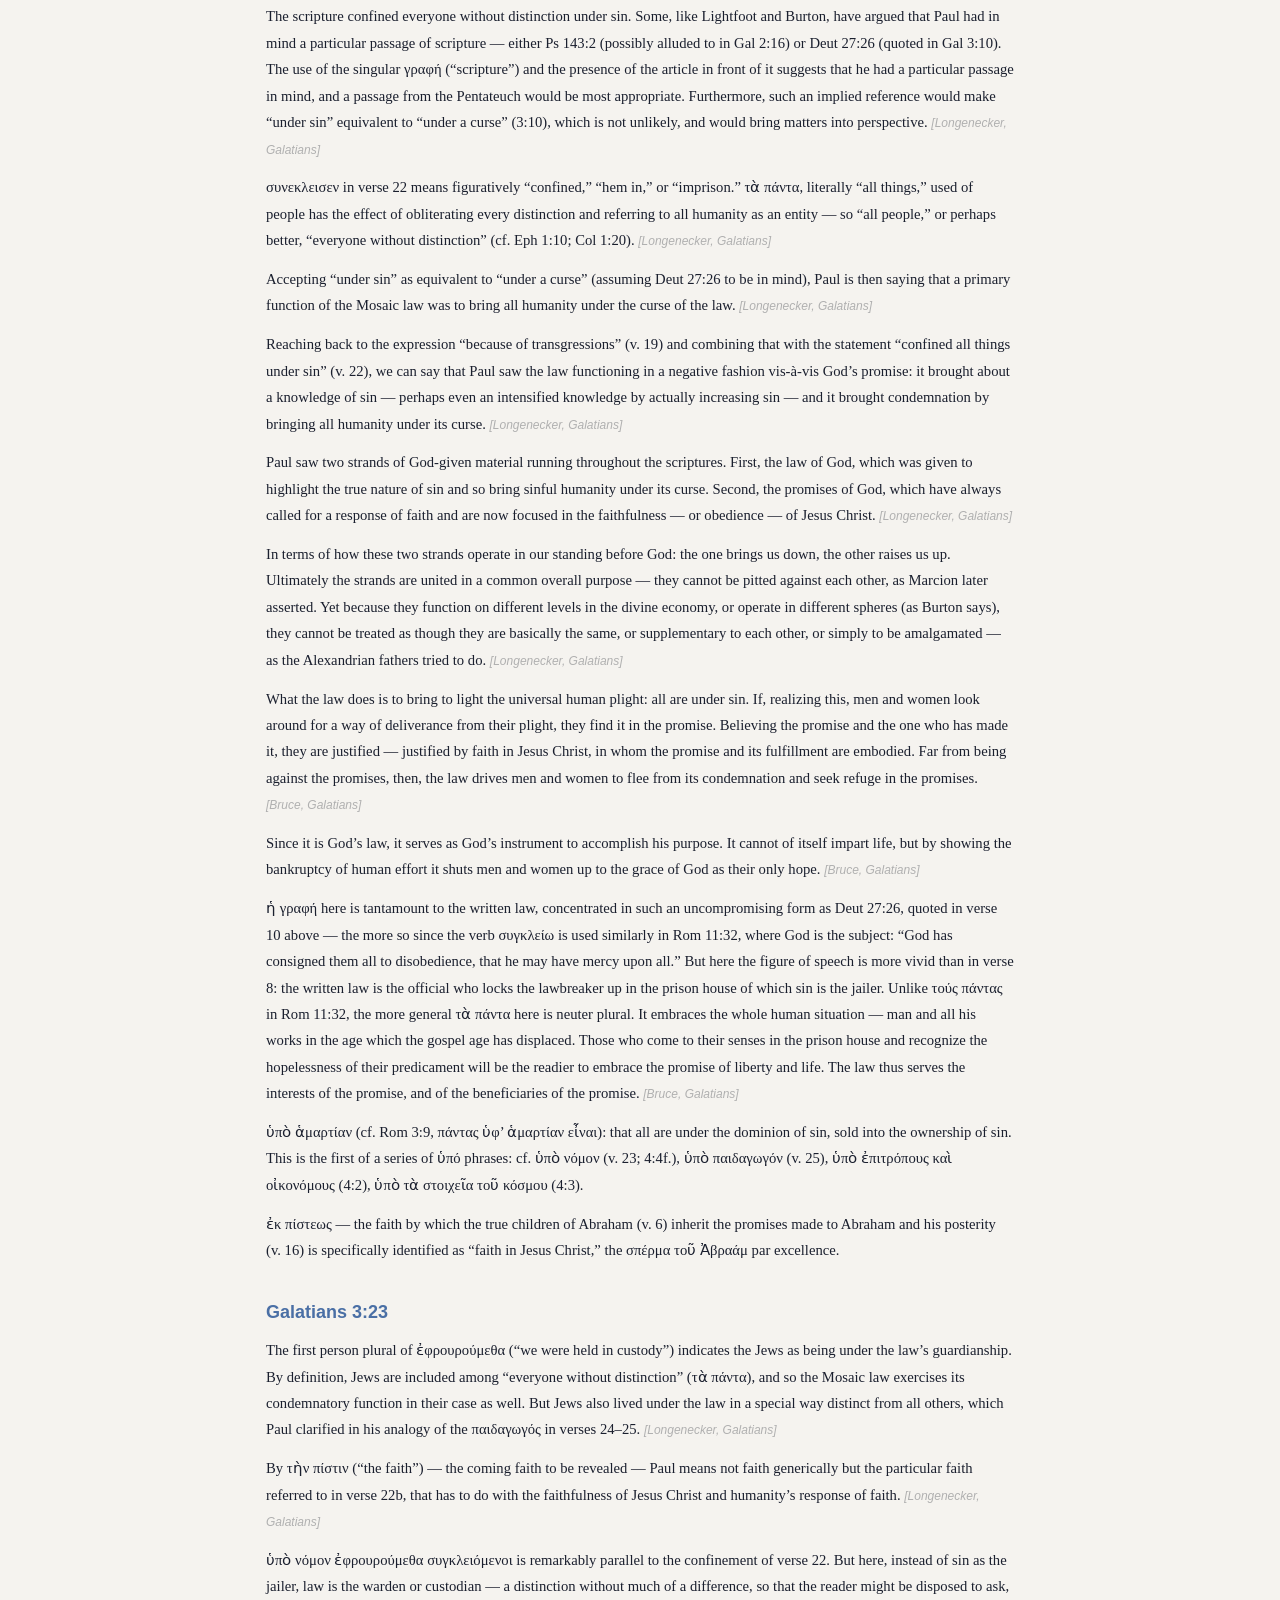
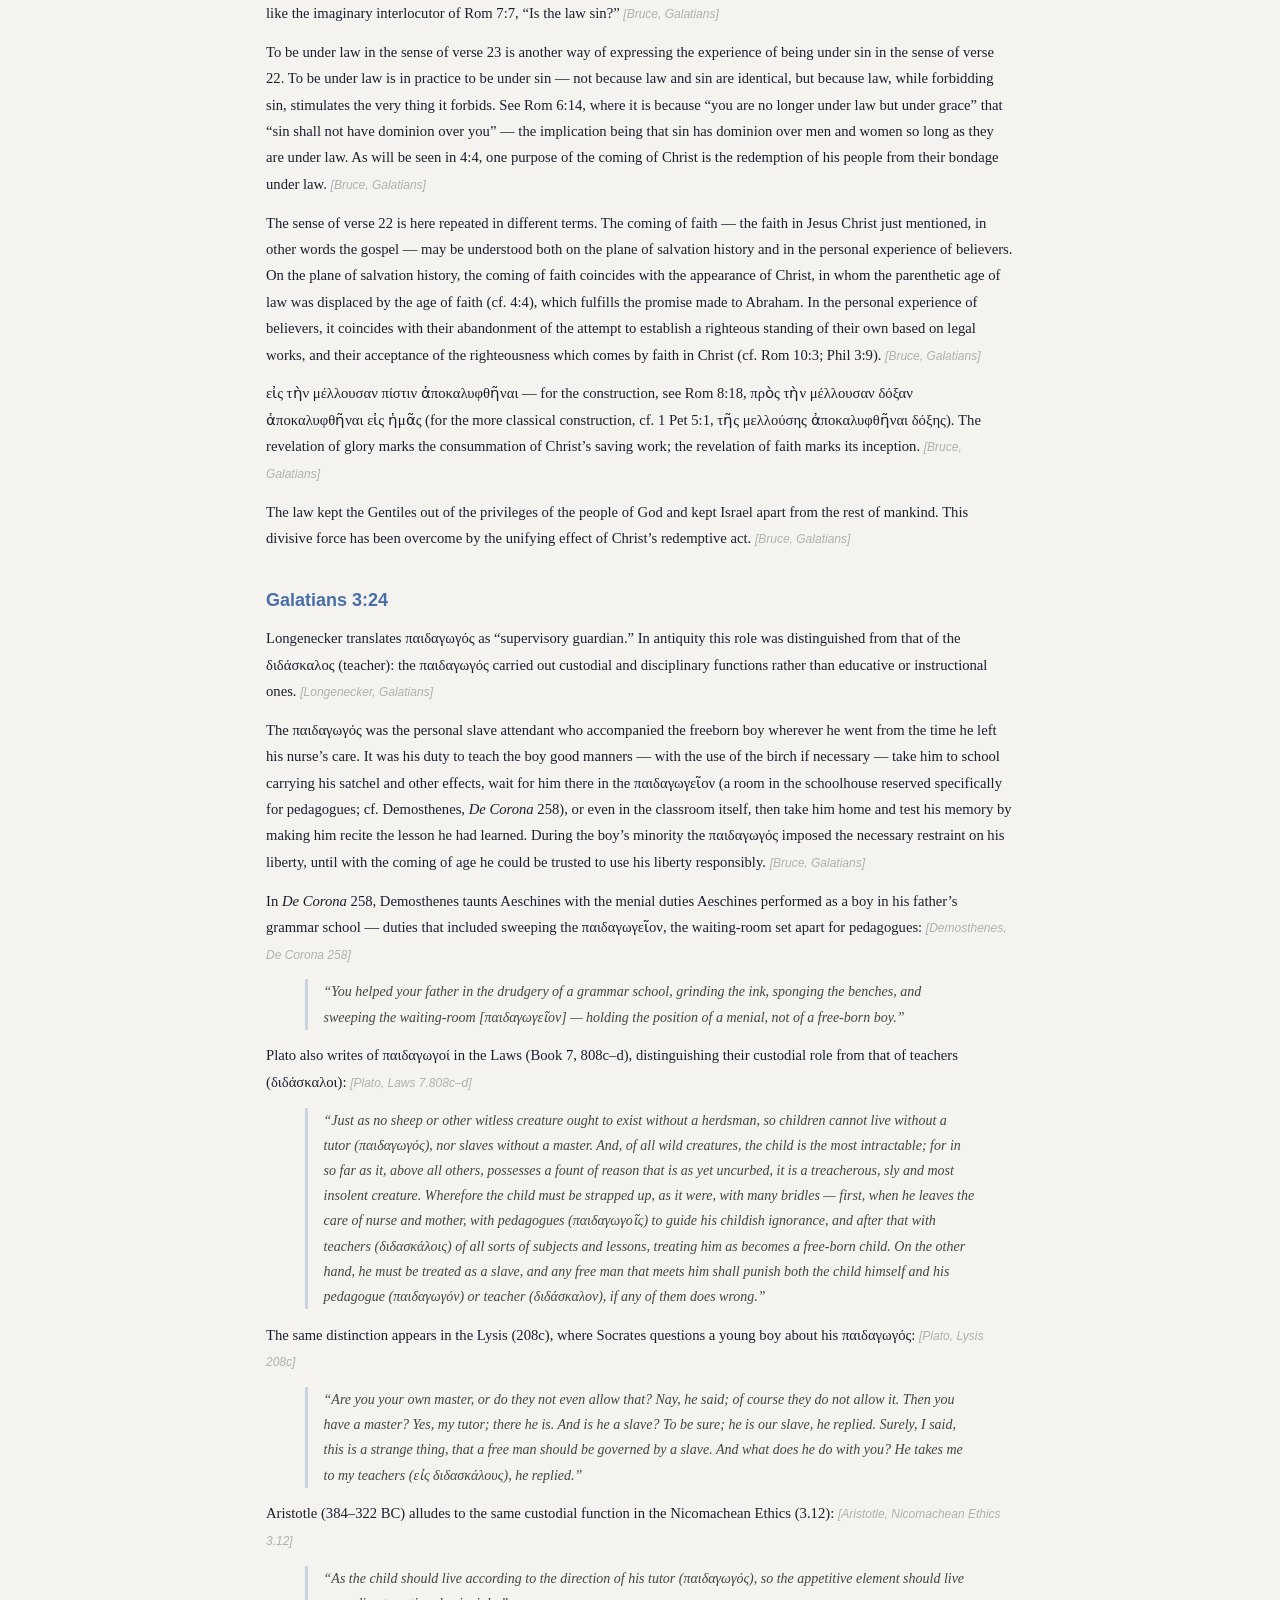
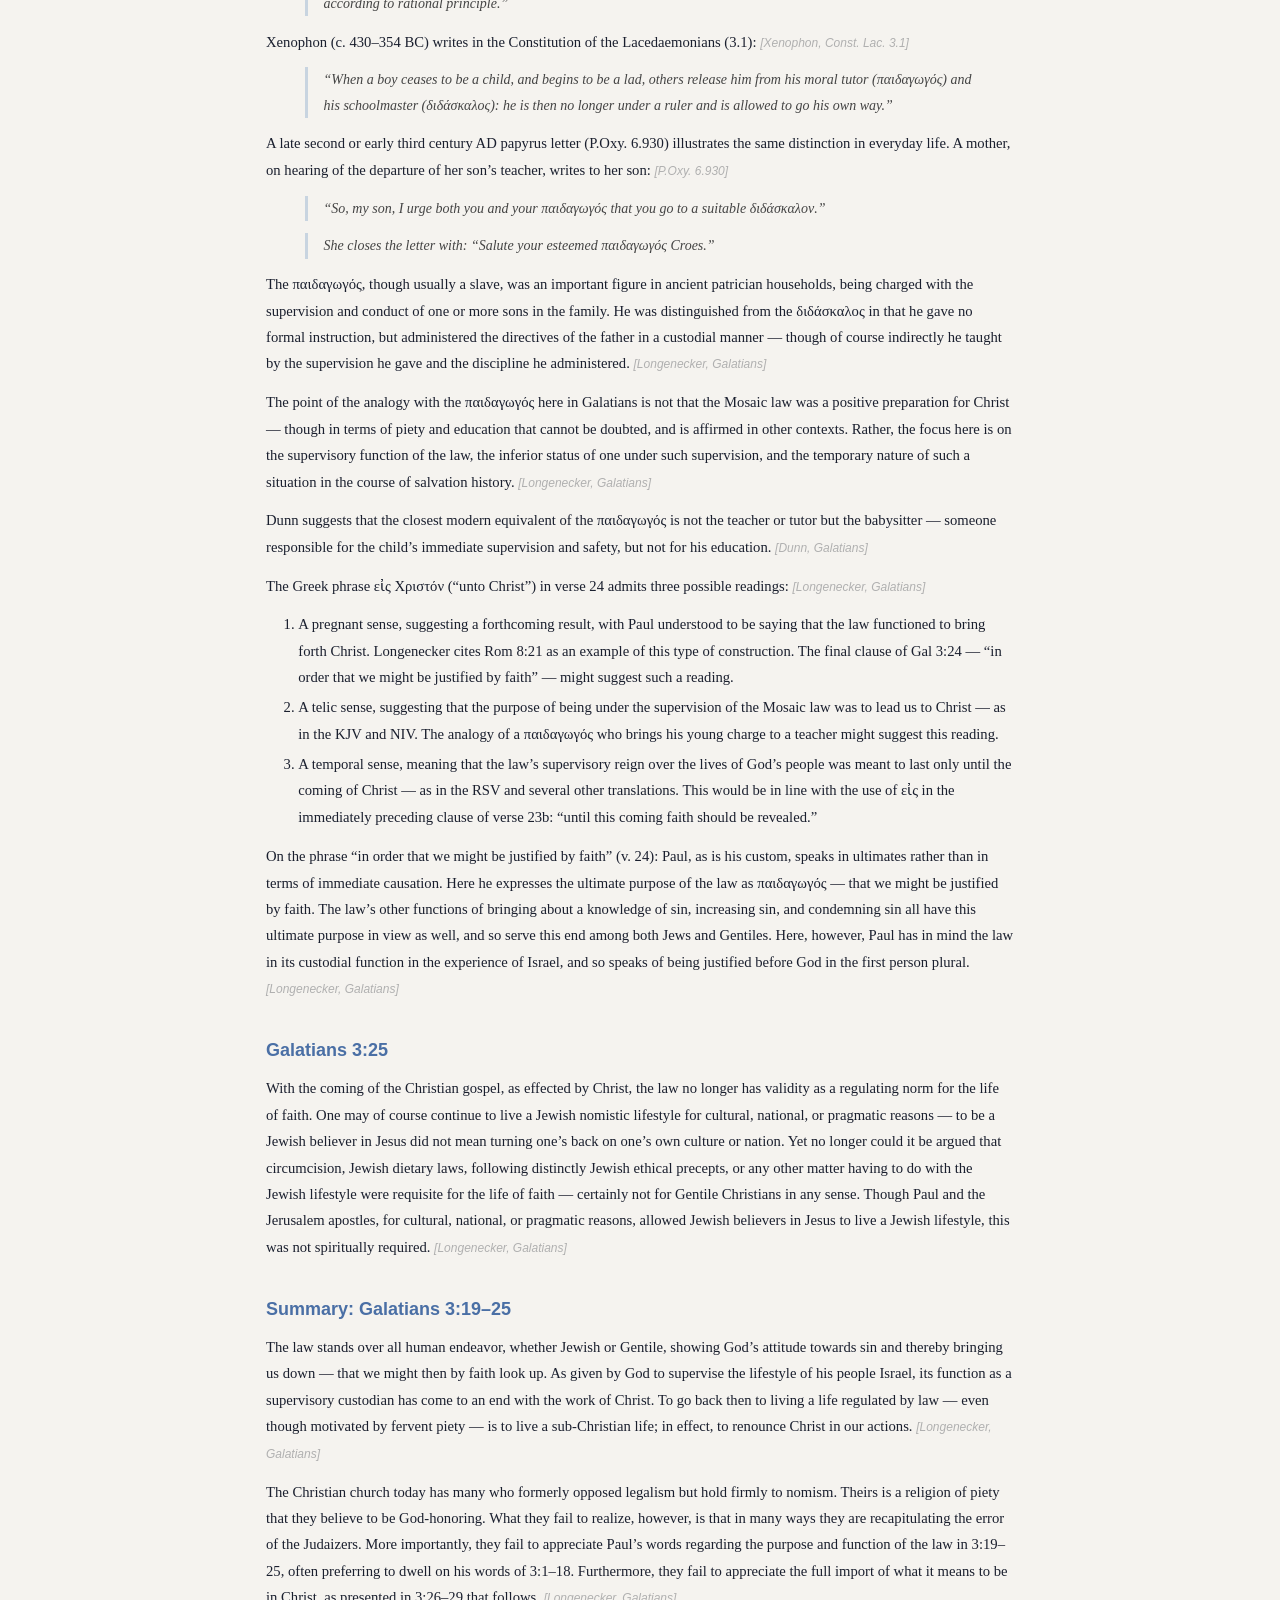
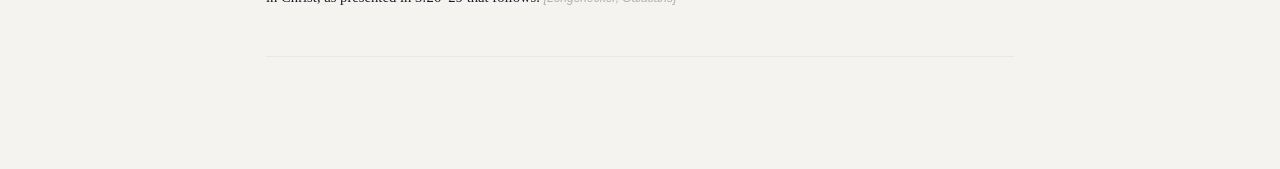
<file: gal3-en.html>
<!DOCTYPE html>
<html lang="en" data-lang="en" data-chapter="3">
<head>
<meta charset="UTF-8">
<meta name="viewport" content="width=device-width, initial-scale=1.0">
<title>Study Notes on Galatians &mdash; Galatians 3</title>
<link rel="stylesheet" href="galatians.css">
<script src="https://www.biblegateway.com/public/link-to-us/tooltips/bglinks.js"></script>
</head>
<body>

<nav id="topbar"></nav>
<button class="chap-nav chap-prev" id="chapPrev"></button>
<button class="chap-nav chap-next" id="chapNext"></button>

<main class="page" id="content">

<p class="doc-title">Study Notes on Galatians</p>
<p class="doc-subtitle">Assorted excerpts from different sources</p>
<hr class="divider">

<!-- §GAL-3 -->
<h1 id="gal-3">Galatians 3</h1>

<!-- §GAL-3-1-18 -->
<h2 id="gal-3-1-18">Galatians 3:1&ndash;18</h2>
<p>Paul asks &ldquo;Why then the law?&rdquo; His arguments in 3:1&ndash;18 seem to have left the law without any function. <span class="src">[Longenecker, Galatians]</span></p>

<!-- §GAL-3-19 -->
<h2 id="gal-3-19">Galatians 3:19</h2>
<p>Why the law is expressed in terms of five emphases: <span class="src">[Longenecker, Galatians]</span></p>
<ol>
  <li>It was added</li>
  <li>Because of transgressions</li>
  <li>Until the seed to whom the promise was given should come</li>
  <li>It was ordained through angels</li>
  <li>By the hand of a mediator</li>
</ol>
<p>Each feature or clause needs to be treated separately, though with an eye always to their cumulative impact. <span class="src">[Longenecker, Galatians]</span></p>

<p>Burton remarks that the word for &ldquo;it was added&rdquo; marks the law as supplementary and hence subordinate to the covenant. <span class="src">[Burton, Galatians]</span></p>

<p>The phrase &ldquo;because of transgressions&rdquo; could refer to either of two options: <span class="src">[Longenecker, Galatians]</span></p>
<ol>
  <li>The law was given to bring about a knowledge of sin (Rom 3:20), by identifying it as a transgression before God (Rom 4:15; 5:13; 7:7).</li>
  <li>The law was given to increase and multiply sin (Rom 5:20).</li>
</ol>

<p>Regarding Gal 3:19, Longenecker notes that the idea of &ldquo;because of transgressions&rdquo; as bringing about a knowledge of sin fits the contextual imagery of a supervisory custodian &mdash; the pedagogue of 3:24&ndash;25 &mdash; or the guardians and stewards of 4:2. <span class="src">[Longenecker, Galatians]</span></p>

<p>Thus the covenant of promise is presented to the mind as of permanent validity, both beginning before and continuing through the period of the law and afterwards. The law, on the other hand, is temporary &mdash; added to the permanent covenant for a period limited in both directions. <span class="src">[Burton, Galatians]</span></p>

<p>There is not much difference between this statement and that of Romans 5:20a, except that there is no word of angels there. When Paul says that the law was &ldquo;added,&rdquo; he does not mean that it was added to the promise as a kind of supplement to it. He means that it was added to the human situation for a special purpose &mdash; a purpose totally different from that of the promise. The use of the verb &pi;&rho;&omicron;&sigma;&epsilon;&tau;έ&theta;&eta; &mdash; note its sinister nuance in Gal 2:4 above &mdash; and the parallel in Romans 5:20a (&ldquo;the law came in by a side road&rdquo;) provide an apt comment on the sense of &pi;&rho;&omicron;&sigma;&epsilon;&tau;έ&theta;&eta; here. <span class="src">[Bruce, Galatians]</span></p>

<p>In the New Testament there are a few references to angels being associated with the law of Moses. Stephen&rsquo;s point in Acts 7 is that the people showed their impiety by disregarding the law, even though it was administered by beings as high and holy as angels. The writer to the Hebrews argues that if the word spoken through angels was safeguarded by the severest sanctions, much more terrible must be the penalty for rejecting the saving message brought not by angels but by the Lord himself (Heb 2:2). Paul, for the polemical purposes of his present argument, uses the angelic administration as evidence of the inferiority of the law to the promise, which was given directly by God. <span class="src">[Bruce, Galatians]</span></p>

<p>It is plain in the Pentateuch that Moses served as go-between, receiving the law from God to give to the people (&ldquo;I stood between Yahweh and you,&rdquo; Deut 5:5) and presenting their pleas to God (Deut 5:22&ndash;31). <span class="src">[Bruce, Galatians]</span></p>

<!-- §GAL-3-19-ANGELS -->
<h3 id="gal-3-19-angels">On &ldquo;Ordained Through Angels&rdquo; (Gal 3:19)</h3>

<p>Longenecker notes that this phrase needs to be understood both as to the history of the phrase and as to Paul&rsquo;s use here. <span class="src">[Longenecker, Galatians]</span></p>

<p>The verb translated &ldquo;ordained&rdquo; is &delta;&iota;&alpha;&tau;ά&sigma;&sigma;&omega;. BDAG gives two senses: (1) to put into a proper order or relationship, make arrangements (cf. Acts 20:13); and (2) to give detailed instructions as to what must be done, order. <span class="src">[BDAG, s.v. &delta;&iota;&alpha;&tau;ά&sigma;&sigma;&omega;]</span></p>

<p>The Masoretic text has no explicit reference to angels being present in the giving of the law at Mount Sinai. Exodus 19:18 portrays God as descending on Mount Sinai in fire, accompanied by smoke and the quaking of the mountain. Deuteronomy 33:2, however, says that the Lord came to Sinai &ldquo;from myriads of holiness&rdquo; (or &ldquo;with myriads of holy ones&rdquo;) and with a fiery law, while Psalm 68:18 (LXX 67:18) refers poetically to an accompanying retinue of chariots in the giving of the law &mdash; but not directly to angels. <span class="src">[Longenecker, Galatians]</span></p>

<p>The first explicit association of angels with the giving of the law came about, it seems, with the Septuagint&rsquo;s translation of the textually ambiguous phrase in Deuteronomy 33:2, &ldquo;with a fiery law.&rdquo; The LXX renders the verse as follows: <span class="src">[Longenecker, Galatians]</span></p>
<p class="bq">καὶ εἶπεν· κύριος ἐκ Σινα ἥκει καὶ ἐπέφανεν ἐκ Σηιρ ἡμῖν, κατέσπευσεν ἐξ ὄρους Φαραν σὺν μυριάσιν Καδης· ἐκ δεξιῶν αὐτοῦ ἄγγελοι μετ' αὐτοῦ</p>
<p class="bq">&ldquo;And he said: The Lord has come from Sinai, and has appeared to us from Seir; he hastened from Mount Paran, with the ten thousands of Kadesh &mdash; at his right hand, angels with him.&rdquo;</p>

<p>The crucial clause is the last: &#7952;&#954; &#948;&#949;&#958;&#953;&#974;&#957; &#945;&#8016;&#964;&#959;&#8166; &#7940;&#947;&#947;&#949;&#955;&#959;&#953; &#956;&#949;&tau;&#700; &#945;&#8016;&#964;&#959;&#8166;, &ldquo;at his right hand, angels with him.&rdquo; Where the Hebrew has the difficult phrase &#1488;&#1461;&#1513;&#1473; &#1491;&#1468;&#1464;&#1514; (commonly rendered &ldquo;a fiery law&rdquo;), the LXX introduces explicit angelic presence. It is this LXX reading that underlies the tradition &mdash; found in Acts 7:53, Hebrews 2:2, and here in Galatians 3:19 &mdash; of the law being given or mediated through angels. <span class="src">[Longenecker, Galatians]</span></p>

<p>Nevertheless, an understanding of angels as being present at the giving of the Mosaic Law seems to have been the dominant tradition in Paul&rsquo;s day, as reflected in Acts 7:38, 53 and Hebrews 2:2. <span class="src">[Longenecker, Galatians]</span></p>

<p>It is almost impossible to read &ldquo;ordained through angels&rdquo; in any other way than with the intent to depreciate the law as not given directly by God. <span class="src">[Burton, Galatians]</span></p>

<p>It was probably the case that the Judaizers were citing the angels&rsquo; presence at Sinai as evidence of the law&rsquo;s glory and God&rsquo;s approval. Paul, however, turns this tradition in ad hominem fashion against them. <span class="src">[Longenecker, Galatians]</span></p>

<p>In Genesis 22:15, for a second time in that passage, the angel of Yahweh calls to Abraham and delivers the promise to him. But on previous occasions it appears that God is speaking directly to Abraham. <span class="src">[Personal study]</span></p>

<p>In Exodus 3:2, the angel of Yahweh appeared to Moses in a blazing fire from the midst of the bush. Later in verse 4, Yahweh saw that he turned aside to look, and God called to him from the midst of the bush. And in verse 6 he also said, &ldquo;I am the God of your father, the God of Abraham, the God of Isaac, and the God of Jacob.&rdquo; Then Moses hid his face, for he was afraid to look at God. <span class="src">[Personal study]</span></p>

<p>Exodus 14:19: the angel of God who had been going before the camp of Israel moved and went behind them &mdash; so Israel was accompanied by the angel of God as they were on their Exodus route. Again in Exodus 23:20, God says he is going to send an angel before them to keep them along the way and to bring them into the place he has prepared. There are similar passages in Exodus 23:23; 32:34; and 33:2. Numbers 20:16: &ldquo;We cried out to Yahweh and he heard our voice and sent an angel and brought us out from Egypt.&rdquo; <span class="src">[Personal study]</span></p>

<p>Psalm 78:25: manna is described as the bread of angels. Isaiah 63:9: &ldquo;In all their distress he was distressed, and the angel of his presence saved them. In his love and in his mercy he redeemed them, and he lifted them and carried them all the days of old.&rdquo; <span class="src">[Personal study]</span></p>

<p>In Acts 7, Stephen in verse 30 reminds us that an angel appeared to Moses in the wilderness of Mount Sinai in the flame of a burning bush. Then in verse 35 he says, &ldquo;This Moses whom they disowned, saying, &lsquo;Who made you a ruler and a judge?&rsquo; &mdash; is the one whom God sent to be both a ruler and a deliverer, with the help of the angel who appeared to him in the bush.&rdquo; And in verses 52&ndash;53: &ldquo;Which one of the prophets did your fathers not persecute? They killed those who had previously announced the coming of the Righteous One, whose betrayers and murderers you have now become &mdash; you who received the law as ordained by angels, and yet did not keep it.&rdquo; <span class="src">[Personal study]</span></p>

<p>Hebrews 2:2: &ldquo;If the word spoken through angels proved unalterable, and every trespass and disobedience received a just penalty, how will we escape if we neglect so great a salvation?&rdquo; &mdash; that salvation first spoken by the Lord, confirmed to us by those who heard. <span class="src">[Personal study]</span></p>

<!-- §GAL-3-19-MEDIATOR -->
<h3 id="gal-3-19-mediator">On &ldquo;By the Hand of a Mediator&rdquo; (Gal 3:19)</h3>

<p>In the Septuagint, the law is said repeatedly to have been given &ldquo;by the hand of Moses.&rdquo; See Lev 26:46; Num 4:37, 45, 49; 9:23; 10:13; 15:23; 33:1; 36:13; Josh 21:2; 22:9; Judg 3:4; 2 Chr 33:8; Ps 77:20. <span class="src">[Longenecker, Galatians]</span></p>

<!-- §GAL-3-20 -->
<h2 id="gal-3-20">Galatians 3:20</h2>

<p>The number of solutions offered to the problem of the relation between the two clauses of verse 20 has been reckoned to exceed three hundred. <span class="src">[Bruce, Galatians]</span></p>

<p>The two statements in verse 20 are completely intelligible if each is taken by itself. It goes without saying that a mediator requires at least two parties between which he mediates &mdash; you cannot mediate on behalf of one party only. That God is one is the theological basis of Judaism and Christianity alike (cf. Rom 3:30; 1 Cor 8:6). <span class="src">[Bruce, Galatians]</span></p>

<p>Perhaps the point about the law is that it was negotiated not directly between the principals, but through deputies. And a point to note about &mu;&epsilon;&sigma;ί&tau;&eta;&sigmaf;, the Greek for &ldquo;the mediator,&rdquo; is that the article here is not generic. Whatever be true of mediators in general, the mediator in this situation &mdash; the law-giving &mdash; is representative not of one, but of many. <span class="src">[Bruce, Galatians]</span></p>

<p>The one God is God of Jews and Gentiles alike (cf. Rom 3:29). The law divided them; the gospel brings them together. And since the God of Jews and Gentiles is one, it is fitting that he should provide one way of salvation for both &mdash; the way of faith. <span class="src">[Bruce, Galatians]</span></p>

<p>Paul tells us what it is about mediation that reflects negatively on the law: the presence of the mediator implies a plurality that stands in contrast to the oneness of God. But how this plurality is to be defined is problematic. <span class="src">[Longenecker, Galatians]</span></p>

<p>There are three likely interpretations of this problem of the plurality and the mediator: <span class="src">[Longenecker, Galatians]</span></p>
<ol>
  <li>The plurality has to do with a duality of parties involved in a mediated arrangement &mdash; God on the one hand and the Jewish people on the other.</li>
  <li>The plurality has to do with a plurality of persons &mdash; though understood as groups rather than individuals &mdash; and that since a whole group cannot easily engage in a transaction with another group, a mediator is required to act as a go-between, in this case between the angels through whom the law was ordained and the Jewish people.</li>
  <li>The concept of a mediator itself implies a plurality which stands in contrast to the oneness of God &mdash; the assumption being that any transaction in which a mediator is involved is inferior to one in which God acts directly.</li>
</ol>

<p>The second part of verse 20 is a citation of the quintessential confession of all Jews &mdash; the great Deuteronomic utterance known as the Shema, &ldquo;God is one&rdquo; (Deut 6:4). <span class="src">[Longenecker, Galatians]</span></p>

<p>The law is shown to be temporary, secondary, and preparatory. <span class="src">[Bruce, Galatians]</span></p>

<!-- §GAL-3-21 -->
<h2 id="gal-3-21">Galatians 3:21</h2>

<p>&ldquo;Is the law then contrary to the promises?&rdquo; The direction of the argument thus might prepare us for an affirmative answer rather than for Paul&rsquo;s emphatic &ldquo;may it never be.&rdquo; <span class="src">[Bruce, Galatians]</span></p>

<p>The grammar of verse 21b &mdash; &ldquo;for if a law had been given which was able to impart life&rdquo; &mdash; assumes the condition to be untrue. The form of the sentence shows plainly that the association of law and life is for Paul a false one. <span class="src">[Longenecker, Galatians]</span></p>

<p>Life for Paul is spiritual life (Rom 8:11; 1 Cor 15:22, 36; 2 Cor 3:6; cf. John 6:63). This stands in antithesis to death, with which the law is associated. <span class="src">[Longenecker, Galatians]</span></p>

<p>Being made alive, being in Christ, being led by the Spirit, and being righteous &mdash; both forensically and ethically &mdash; are for Paul cognate expressions (cf. Gal 2:20; 5:16, 25). The phrase &ldquo;of the law&rdquo; indicates the source, and so means &ldquo;on the basis of law.&rdquo; Paul, however, insists that no law can give life, and so righteousness &mdash; in whatever its dimension, whether forensic or ethical &mdash; cannot be based on any law. <span class="src">[Longenecker, Galatians]</span></p>

<p>It is natural to suppose that Paul has in mind the fact that in making his promise to Abraham God acted unilaterally in sovereign grace. In giving the law he employed mediation. In bestowing the promise, he acted on his own as one. No angelic intervention, no human mediation was involved. God promised and Abraham believed. But &ldquo;God is one&rdquo; would be a strange way of saying this. <span class="src">[Bruce, Galatians]</span></p>

<p>The law as a means of justification and life &mdash; in terms of Lev 18:5 (cf. v. 12) &mdash; has been superseded by faith &mdash; in terms of Hab 2:4 (cf. v. 11). The conclusion is that despite what is said in Lev 18:5 and in Rom 7:10, the law in fact proved unable to give life. Could it have given life, then indeed Christ died in vain (cf. Gal 2:21). It proved on the contrary to lead to death: &ldquo;the written code kills&rdquo; (2 Cor 3:6). <span class="src">[Bruce, Galatians]</span></p>

<p>The establishment of righteousness by faith as the way to life implies the inability and displacement of the law. Once again, &zeta;&omega;&omicron;&pi;&omicron;&iota;&epsilon;&#x1FD6;&nu; (&ldquo;to make alive&rdquo;) is practically synonymous with &delta;&iota;&kappa;&alpha;&iota;&omicron;&#x1FE6;&nu; (&ldquo;to make righteous,&rdquo; &ldquo;to justify&rdquo;). To be justified by faith is to receive life by faith. &delta;&iota;&kappa;&alpha;&iota;&omicron;&sigma;ύ&nu;&eta;, which often means &ldquo;the righteousness which leads to life,&rdquo; can become simply the equivalent of life. <span class="src">[Bruce, Galatians]</span></p>

<!-- §GAL-3-22 -->
<h2 id="gal-3-22">Galatians 3:22</h2>

<p>The scripture confined everyone without distinction under sin. Some, like Lightfoot and Burton, have argued that Paul had in mind a particular passage of scripture &mdash; either Ps 143:2 (possibly alluded to in Gal 2:16) or Deut 27:26 (quoted in Gal 3:10). The use of the singular &#947;&#961;&#945;&#966;ή (&ldquo;scripture&rdquo;) and the presence of the article in front of it suggests that he had a particular passage in mind, and a passage from the Pentateuch would be most appropriate. Furthermore, such an implied reference would make &ldquo;under sin&rdquo; equivalent to &ldquo;under a curse&rdquo; (3:10), which is not unlikely, and would bring matters into perspective. <span class="src">[Longenecker, Galatians]</span></p>

<p>&#963;&#965;&#957;&#949;&#954;&#955;&#949;&#953;&#963;&#949;&#957; in verse 22 means figuratively &ldquo;confined,&rdquo; &ldquo;hem in,&rdquo; or &ldquo;imprison.&rdquo; &#964;&#8048; &#960;ά&#957;&#964;&#945;, literally &ldquo;all things,&rdquo; used of people has the effect of obliterating every distinction and referring to all humanity as an entity &mdash; so &ldquo;all people,&rdquo; or perhaps better, &ldquo;everyone without distinction&rdquo; (cf. Eph 1:10; Col 1:20). <span class="src">[Longenecker, Galatians]</span></p>

<p>Accepting &ldquo;under sin&rdquo; as equivalent to &ldquo;under a curse&rdquo; (assuming Deut 27:26 to be in mind), Paul is then saying that a primary function of the Mosaic law was to bring all humanity under the curse of the law. <span class="src">[Longenecker, Galatians]</span></p>

<p>Reaching back to the expression &ldquo;because of transgressions&rdquo; (v. 19) and combining that with the statement &ldquo;confined all things under sin&rdquo; (v. 22), we can say that Paul saw the law functioning in a negative fashion vis-&agrave;-vis God&rsquo;s promise: it brought about a knowledge of sin &mdash; perhaps even an intensified knowledge by actually increasing sin &mdash; and it brought condemnation by bringing all humanity under its curse. <span class="src">[Longenecker, Galatians]</span></p>

<p>Paul saw two strands of God-given material running throughout the scriptures. First, the law of God, which was given to highlight the true nature of sin and so bring sinful humanity under its curse. Second, the promises of God, which have always called for a response of faith and are now focused in the faithfulness &mdash; or obedience &mdash; of Jesus Christ. <span class="src">[Longenecker, Galatians]</span></p>

<p>In terms of how these two strands operate in our standing before God: the one brings us down, the other raises us up. Ultimately the strands are united in a common overall purpose &mdash; they cannot be pitted against each other, as Marcion later asserted. Yet because they function on different levels in the divine economy, or operate in different spheres (as Burton says), they cannot be treated as though they are basically the same, or supplementary to each other, or simply to be amalgamated &mdash; as the Alexandrian fathers tried to do. <span class="src">[Longenecker, Galatians]</span></p>

<p>What the law does is to bring to light the universal human plight: all are under sin. If, realizing this, men and women look around for a way of deliverance from their plight, they find it in the promise. Believing the promise and the one who has made it, they are justified &mdash; justified by faith in Jesus Christ, in whom the promise and its fulfillment are embodied. Far from being against the promises, then, the law drives men and women to flee from its condemnation and seek refuge in the promises. <span class="src">[Bruce, Galatians]</span></p>

<p>Since it is God&rsquo;s law, it serves as God&rsquo;s instrument to accomplish his purpose. It cannot of itself impart life, but by showing the bankruptcy of human effort it shuts men and women up to the grace of God as their only hope. <span class="src">[Bruce, Galatians]</span></p>

<p>&#7969; &gamma;&rho;&alpha;&phi;ή here is tantamount to the written law, concentrated in such an uncompromising form as Deut 27:26, quoted in verse 10 above &mdash; the more so since the verb &sigma;&#965;&gamma;&kappa;&lambda;&epsilon;ί&omega; is used similarly in Rom 11:32, where God is the subject: &ldquo;God has consigned them all to disobedience, that he may have mercy upon all.&rdquo; But here the figure of speech is more vivid than in verse 8: the written law is the official who locks the lawbreaker up in the prison house of which sin is the jailer. Unlike &tau;&omicron;ύ&sigmaf; &pi;ά&nu;&tau;&alpha;&sigmaf; in Rom 11:32, the more general &tau;&#8048; &pi;ά&nu;&tau;&alpha; here is neuter plural. It embraces the whole human situation &mdash; man and all his works in the age which the gospel age has displaced. Those who come to their senses in the prison house and recognize the hopelessness of their predicament will be the readier to embrace the promise of liberty and life. The law thus serves the interests of the promise, and of the beneficiaries of the promise. <span class="src">[Bruce, Galatians]</span></p>

<p>ὑπὸ ἁμαρτίαν (cf. Rom 3:9, πάντας ὑφ&rsquo; ἁμαρτίαν εἶναι): that all are under the dominion of sin, sold into the ownership of sin. This is the first of a series of ὑπό phrases: cf. ὑπὸ νόμον (v. 23; 4:4f.), ὑπὸ παιδαγωγόν (v. 25), ὑπὸ ἐπιτρόπους καὶ οἰκονόμους (4:2), ὑπὸ τὰ στοιχεῖα τοῦ κόσμου (4:3).</p>

<p>ἐκ πίστεως &mdash; the faith by which the true children of Abraham (v. 6) inherit the promises made to Abraham and his posterity (v. 16) is specifically identified as &ldquo;faith in Jesus Christ,&rdquo; the σπέρμα τοῦ Ἀβραάμ par excellence.</p>

<!-- §GAL-3-23 -->
<h2 id="gal-3-23">Galatians 3:23</h2>

<p>The first person plural of &#7952;&#966;&#961;&#959;&#965;&#961;&#959;&#973;&#956;&#949;&#952;&#945; (&ldquo;we were held in custody&rdquo;) indicates the Jews as being under the law&rsquo;s guardianship. By definition, Jews are included among &ldquo;everyone without distinction&rdquo; (&#964;&#8048; &#960;ά&#957;&#964;&#945;), and so the Mosaic law exercises its condemnatory function in their case as well. But Jews also lived under the law in a special way distinct from all others, which Paul clarified in his analogy of the &#960;&#945;&#953;&#948;&#945;&#947;&#969;&#947;ό&#962; in verses 24&ndash;25. <span class="src">[Longenecker, Galatians]</span></p>

<p>By &#964;&#8052;&#957; &#960;ί&#963;&#964;&#953;&#957; (&ldquo;the faith&rdquo;) &mdash; the coming faith to be revealed &mdash; Paul means not faith generically but the particular faith referred to in verse 22b, that has to do with the faithfulness of Jesus Christ and humanity&rsquo;s response of faith. <span class="src">[Longenecker, Galatians]</span></p>

<p>ὑπὸ νόμον ἐφρουρούμεθα συγκλειόμενοι is remarkably parallel to the confinement of verse 22. But here, instead of sin as the jailer, law is the warden or custodian &mdash; a distinction without much of a difference, so that the reader might be disposed to ask, like the imaginary interlocutor of Rom 7:7, &ldquo;Is the law sin?&rdquo; <span class="src">[Bruce, Galatians]</span></p>

<p>To be under law in the sense of verse 23 is another way of expressing the experience of being under sin in the sense of verse 22. To be under law is in practice to be under sin &mdash; not because law and sin are identical, but because law, while forbidding sin, stimulates the very thing it forbids. See Rom 6:14, where it is because &ldquo;you are no longer under law but under grace&rdquo; that &ldquo;sin shall not have dominion over you&rdquo; &mdash; the implication being that sin has dominion over men and women so long as they are under law. As will be seen in 4:4, one purpose of the coming of Christ is the redemption of his people from their bondage under law. <span class="src">[Bruce, Galatians]</span></p>

<p>The sense of verse 22 is here repeated in different terms. The coming of faith &mdash; the faith in Jesus Christ just mentioned, in other words the gospel &mdash; may be understood both on the plane of salvation history and in the personal experience of believers. On the plane of salvation history, the coming of faith coincides with the appearance of Christ, in whom the parenthetic age of law was displaced by the age of faith (cf. 4:4), which fulfills the promise made to Abraham. In the personal experience of believers, it coincides with their abandonment of the attempt to establish a righteous standing of their own based on legal works, and their acceptance of the righteousness which comes by faith in Christ (cf. Rom 10:3; Phil 3:9). <span class="src">[Bruce, Galatians]</span></p>

<p>εἰς τὴν μέλλουσαν πίστιν ἀποκαλυφθῆναι &mdash; for the construction, see Rom 8:18, πρὸς τὴν μέλλουσαν δόξαν ἀποκαλυφθῆναι εἰς ἡμᾶς (for the more classical construction, cf. 1 Pet 5:1, τῆς μελλούσης ἀποκαλυφθῆναι δόξης). The revelation of glory marks the consummation of Christ&rsquo;s saving work; the revelation of faith marks its inception. <span class="src">[Bruce, Galatians]</span></p>

<p>The law kept the Gentiles out of the privileges of the people of God and kept Israel apart from the rest of mankind. This divisive force has been overcome by the unifying effect of Christ&rsquo;s redemptive act. <span class="src">[Bruce, Galatians]</span></p>

<!-- §GAL-3-24 -->
<h2 id="gal-3-24">Galatians 3:24</h2>

<p>Longenecker translates &#960;&#945;&#953;&#948;&#945;&#947;&#969;&#947;ό&#962; as &ldquo;supervisory guardian.&rdquo; In antiquity this role was distinguished from that of the &#948;&#953;&#948;ά&#963;&#954;&#945;&#955;&#959;&#962; (teacher): the &#960;&#945;&#953;&#948;&#945;&#947;&#969;&#947;ό&#962; carried out custodial and disciplinary functions rather than educative or instructional ones. <span class="src">[Longenecker, Galatians]</span></p>

<p>The &#960;&#945;&#953;&#948;&#945;&#947;&#969;&#947;ό&#962; was the personal slave attendant who accompanied the freeborn boy wherever he went from the time he left his nurse&rsquo;s care. It was his duty to teach the boy good manners &mdash; with the use of the birch if necessary &mdash; take him to school carrying his satchel and other effects, wait for him there in the &#960;&#945;&#953;&#948;&#945;&#947;&#969;&#947;&#949;&#8150;&#959;&#957; (a room in the schoolhouse reserved specifically for pedagogues; cf. Demosthenes, <cite>De Corona</cite> 258), or even in the classroom itself, then take him home and test his memory by making him recite the lesson he had learned. During the boy&rsquo;s minority the &#960;&#945;&#953;&#948;&#945;&#947;&#969;&#947;ό&#962; imposed the necessary restraint on his liberty, until with the coming of age he could be trusted to use his liberty responsibly. <span class="src">[Bruce, Galatians]</span></p>

<p>In <cite>De Corona</cite> 258, Demosthenes taunts Aeschines with the menial duties Aeschines performed as a boy in his father&rsquo;s grammar school &mdash; duties that included sweeping the &#960;&#945;&#953;&#948;&#945;&#947;&#969;&#947;&#949;&#8150;&#959;&#957;, the waiting-room set apart for pedagogues: <span class="src">[Demosthenes, <cite>De Corona</cite> 258]</span></p>
<p class="bq">&ldquo;You helped your father in the drudgery of a grammar school, grinding the ink, sponging the benches, and sweeping the waiting-room [&#960;&#945;&#953;&#948;&#945;&#947;&#969;&#947;&#949;&#8150;&#959;&#957;] &mdash; holding the position of a menial, not of a free-born boy.&rdquo;</p>

<p>Plato also writes of &#960;&#945;&#953;&#948;&#945;&#947;&#969;&#947;&#959;ί in the Laws (Book 7, 808c&ndash;d), distinguishing their custodial role from that of teachers (&#948;&#953;&#948;ά&#963;&#954;&#945;&#955;&#959;&#953;): <span class="src">[Plato, Laws 7.808c&ndash;d]</span></p>
<p class="bq">&ldquo;Just as no sheep or other witless creature ought to exist without a herdsman, so children cannot live without a tutor (&#960;&#945;&#953;&#948;&#945;&#947;&#969;&#947;ό&#962;), nor slaves without a master. And, of all wild creatures, the child is the most intractable; for in so far as it, above all others, possesses a fount of reason that is as yet uncurbed, it is a treacherous, sly and most insolent creature. Wherefore the child must be strapped up, as it were, with many bridles &mdash; first, when he leaves the care of nurse and mother, with pedagogues (&#960;&#945;&#953;&#948;&#945;&#947;&#969;&#947;&#959;&#8150;&#962;) to guide his childish ignorance, and after that with teachers (&#948;&#953;&#948;&#945;&#963;&#954;ά&#955;&#959;&#953;&#962;) of all sorts of subjects and lessons, treating him as becomes a free-born child. On the other hand, he must be treated as a slave, and any free man that meets him shall punish both the child himself and his pedagogue (&#960;&#945;&#953;&#948;&#945;&#947;&#969;&#947;ό&#957;) or teacher (&#948;&#953;&#948;ά&#963;&#954;&#945;&#955;&#959;&#957;), if any of them does wrong.&rdquo;</p>

<p>The same distinction appears in the Lysis (208c), where Socrates questions a young boy about his &#960;&#945;&#953;&#948;&#945;&#947;&#969;&#947;ό&#962;: <span class="src">[Plato, Lysis 208c]</span></p>
<p class="bq">&ldquo;Are you your own master, or do they not even allow that? Nay, he said; of course they do not allow it. Then you have a master? Yes, my tutor; there he is. And is he a slave? To be sure; he is our slave, he replied. Surely, I said, this is a strange thing, that a free man should be governed by a slave. And what does he do with you? He takes me to my teachers (&#949;&#7984;&#962; &#948;&#953;&#948;&#945;&#963;&#954;ά&#955;&#959;&#965;&#962;), he replied.&rdquo;</p>

<p>Aristotle (384&ndash;322 BC) alludes to the same custodial function in the Nicomachean Ethics (3.12): <span class="src">[Aristotle, Nicomachean Ethics 3.12]</span></p>
<p class="bq">&ldquo;As the child should live according to the direction of his tutor (&#960;&#945;&#953;&#948;&#945;&#947;&#969;&#947;ό&#962;), so the appetitive element should live according to rational principle.&rdquo;</p>

<p>Xenophon (c. 430&ndash;354 BC) writes in the Constitution of the Lacedaemonians (3.1): <span class="src">[Xenophon, Const. Lac. 3.1]</span></p>
<p class="bq">&ldquo;When a boy ceases to be a child, and begins to be a lad, others release him from his moral tutor (&#960;&#945;&#953;&#948;&#945;&#947;&#969;&#947;ό&#962;) and his schoolmaster (&#948;&#953;&#948;ά&#963;&#954;&#945;&#955;&#959;&#962;): he is then no longer under a ruler and is allowed to go his own way.&rdquo;</p>

<p>A late second or early third century AD papyrus letter (P.Oxy. 6.930) illustrates the same distinction in everyday life. A mother, on hearing of the departure of her son&rsquo;s teacher, writes to her son: <span class="src">[P.Oxy. 6.930]</span></p>
<p class="bq">&ldquo;So, my son, I urge both you and your &#960;&#945;&#953;&#948;&#945;&#947;&#969;&#947;ό&#962; that you go to a suitable &#948;&#953;&#948;ά&#963;&#954;&#945;&#955;&#959;&#957;.&rdquo;</p>
<p class="bq">She closes the letter with: &ldquo;Salute your esteemed &#960;&#945;&#953;&#948;&#945;&#947;&#969;&#947;ό&#962; Croes.&rdquo;</p>

<p>The &#960;&#945;&#953;&#948;&#945;&#947;&#969;&#947;ό&#962;, though usually a slave, was an important figure in ancient patrician households, being charged with the supervision and conduct of one or more sons in the family. He was distinguished from the &#948;&#953;&#948;ά&#963;&#954;&#945;&#955;&#959;&#962; in that he gave no formal instruction, but administered the directives of the father in a custodial manner &mdash; though of course indirectly he taught by the supervision he gave and the discipline he administered. <span class="src">[Longenecker, Galatians]</span></p>

<p>The point of the analogy with the &#960;&#945;&#953;&#948;&#945;&#947;&#969;&#947;ό&#962; here in Galatians is not that the Mosaic law was a positive preparation for Christ &mdash; though in terms of piety and education that cannot be doubted, and is affirmed in other contexts. Rather, the focus here is on the supervisory function of the law, the inferior status of one under such supervision, and the temporary nature of such a situation in the course of salvation history. <span class="src">[Longenecker, Galatians]</span></p>

<p>Dunn suggests that the closest modern equivalent of the &#960;&#945;&#953;&#948;&#945;&#947;&#969;&#947;ό&#962; is not the teacher or tutor but the babysitter &mdash; someone responsible for the child&rsquo;s immediate supervision and safety, but not for his education. <span class="src">[Dunn, Galatians]</span></p>

<p>The Greek phrase &#949;&#7984;&#962; &#935;&#961;&#953;&#963;&#964;ό&#957; (&ldquo;unto Christ&rdquo;) in verse 24 admits three possible readings: <span class="src">[Longenecker, Galatians]</span></p>
<ol>
  <li>A pregnant sense, suggesting a forthcoming result, with Paul understood to be saying that the law functioned to bring forth Christ. Longenecker cites Rom 8:21 as an example of this type of construction. The final clause of Gal 3:24 &mdash; &ldquo;in order that we might be justified by faith&rdquo; &mdash; might suggest such a reading.</li>
  <li>A telic sense, suggesting that the purpose of being under the supervision of the Mosaic law was to lead us to Christ &mdash; as in the KJV and NIV. The analogy of a &#960;&#945;&#953;&#948;&#945;&#947;&#969;&#947;ό&#962; who brings his young charge to a teacher might suggest this reading.</li>
  <li>A temporal sense, meaning that the law&rsquo;s supervisory reign over the lives of God&rsquo;s people was meant to last only until the coming of Christ &mdash; as in the RSV and several other translations. This would be in line with the use of &#949;&#7984;&#962; in the immediately preceding clause of verse 23b: &ldquo;until this coming faith should be revealed.&rdquo;</li>
</ol>

<p>On the phrase &ldquo;in order that we might be justified by faith&rdquo; (v. 24): Paul, as is his custom, speaks in ultimates rather than in terms of immediate causation. Here he expresses the ultimate purpose of the law as &#960;&#945;&#953;&#948;&#945;&#947;&#969;&#947;ό&#962; &mdash; that we might be justified by faith. The law&rsquo;s other functions of bringing about a knowledge of sin, increasing sin, and condemning sin all have this ultimate purpose in view as well, and so serve this end among both Jews and Gentiles. Here, however, Paul has in mind the law in its custodial function in the experience of Israel, and so speaks of being justified before God in the first person plural. <span class="src">[Longenecker, Galatians]</span></p>

<!-- §GAL-3-25 -->
<h2 id="gal-3-25">Galatians 3:25</h2>

<p>With the coming of the Christian gospel, as effected by Christ, the law no longer has validity as a regulating norm for the life of faith. One may of course continue to live a Jewish nomistic lifestyle for cultural, national, or pragmatic reasons &mdash; to be a Jewish believer in Jesus did not mean turning one&rsquo;s back on one&rsquo;s own culture or nation. Yet no longer could it be argued that circumcision, Jewish dietary laws, following distinctly Jewish ethical precepts, or any other matter having to do with the Jewish lifestyle were requisite for the life of faith &mdash; certainly not for Gentile Christians in any sense. Though Paul and the Jerusalem apostles, for cultural, national, or pragmatic reasons, allowed Jewish believers in Jesus to live a Jewish lifestyle, this was not spiritually required. <span class="src">[Longenecker, Galatians]</span></p>

<!-- §GAL-3-SUMMARY -->
<h2 id="gal-3-summary">Summary: Galatians 3:19&ndash;25</h2>

<p>The law stands over all human endeavor, whether Jewish or Gentile, showing God&rsquo;s attitude towards sin and thereby bringing us down &mdash; that we might then by faith look up. As given by God to supervise the lifestyle of his people Israel, its function as a supervisory custodian has come to an end with the work of Christ. To go back then to living a life regulated by law &mdash; even though motivated by fervent piety &mdash; is to live a sub-Christian life; in effect, to renounce Christ in our actions. <span class="src">[Longenecker, Galatians]</span></p>

<p>The Christian church today has many who formerly opposed legalism but hold firmly to nomism. Theirs is a religion of piety that they believe to be God-honoring. What they fail to realize, however, is that in many ways they are recapitulating the error of the Judaizers. More importantly, they fail to appreciate Paul&rsquo;s words regarding the purpose and function of the law in 3:19&ndash;25, often preferring to dwell on his words of 3:1&ndash;18. Furthermore, they fail to appreciate the full import of what it means to be in Christ, as presented in 3:26&ndash;29 that follows. <span class="src">[Longenecker, Galatians]</span></p>

<p class="timestamp" id="lastmod"></p>

</main>

<script src="nav.js"></script>
<script src="galatians.js"></script>
</body>
</html>
</file>
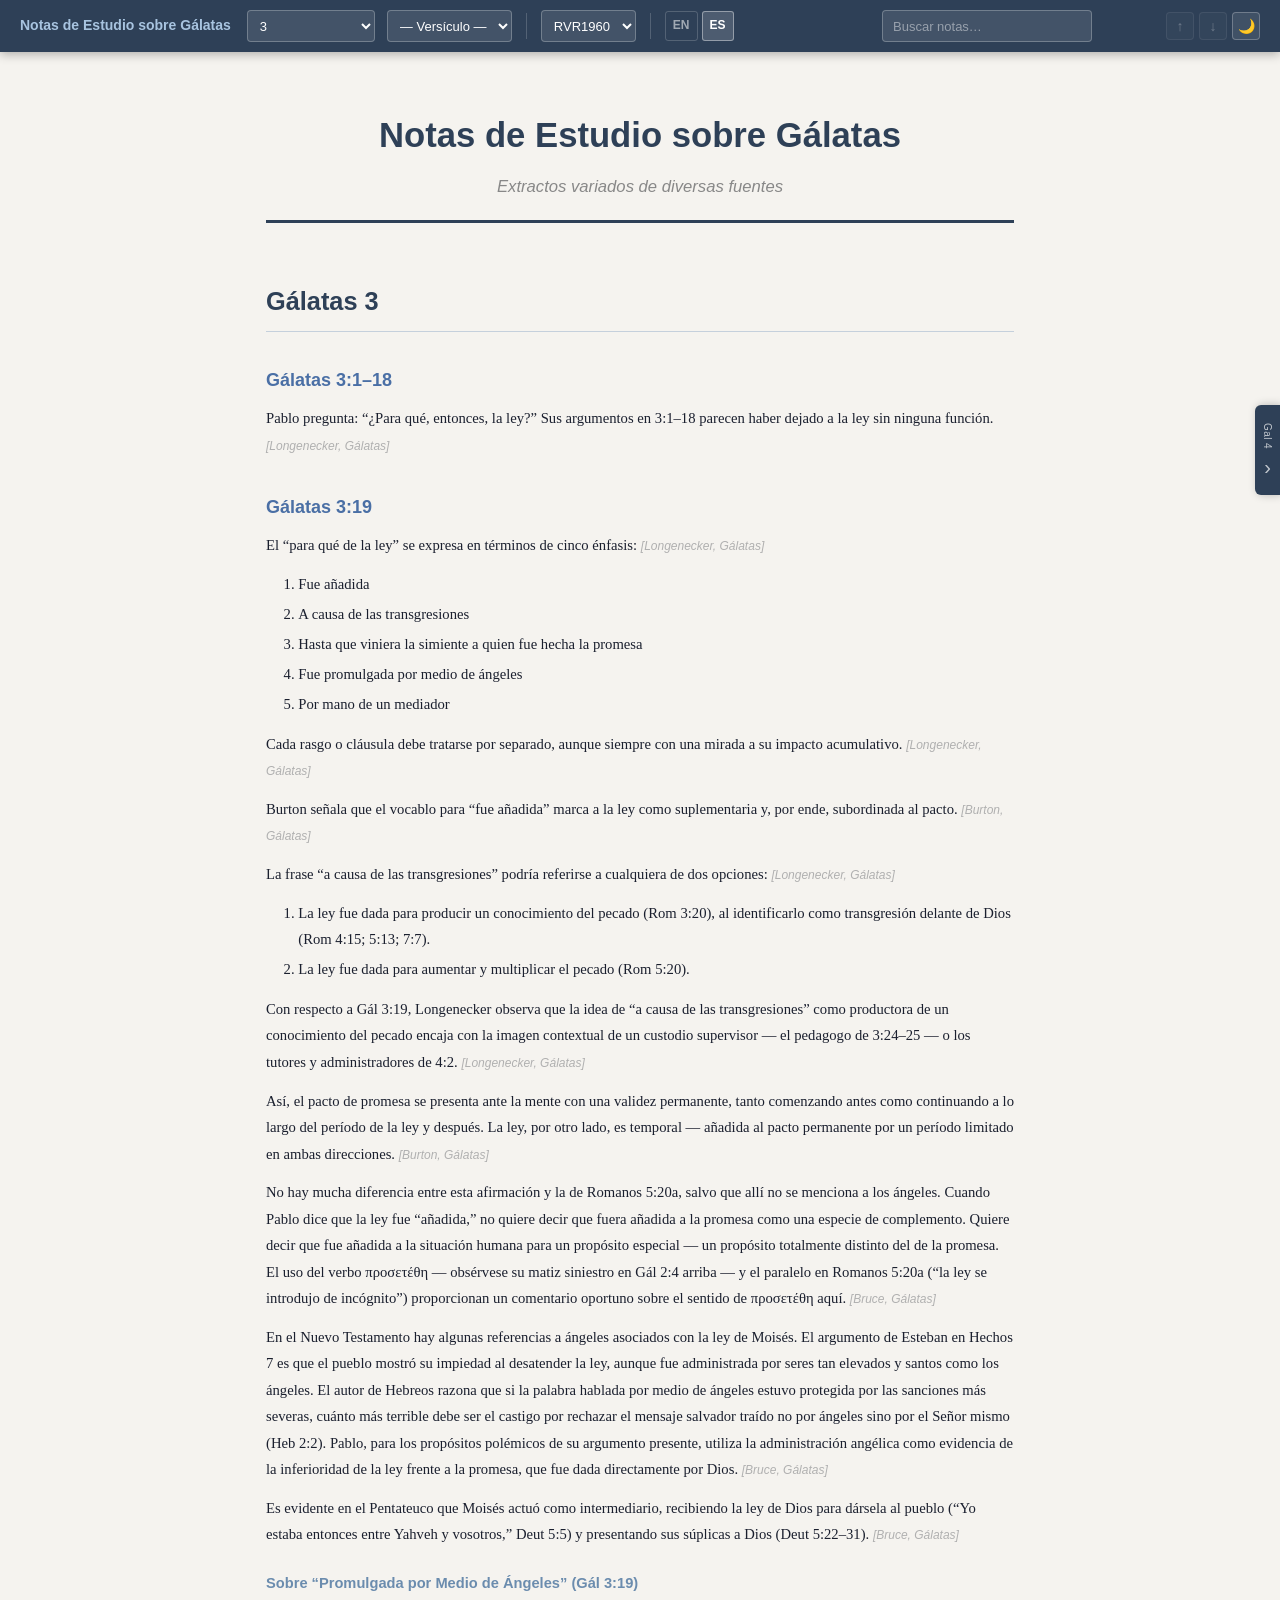
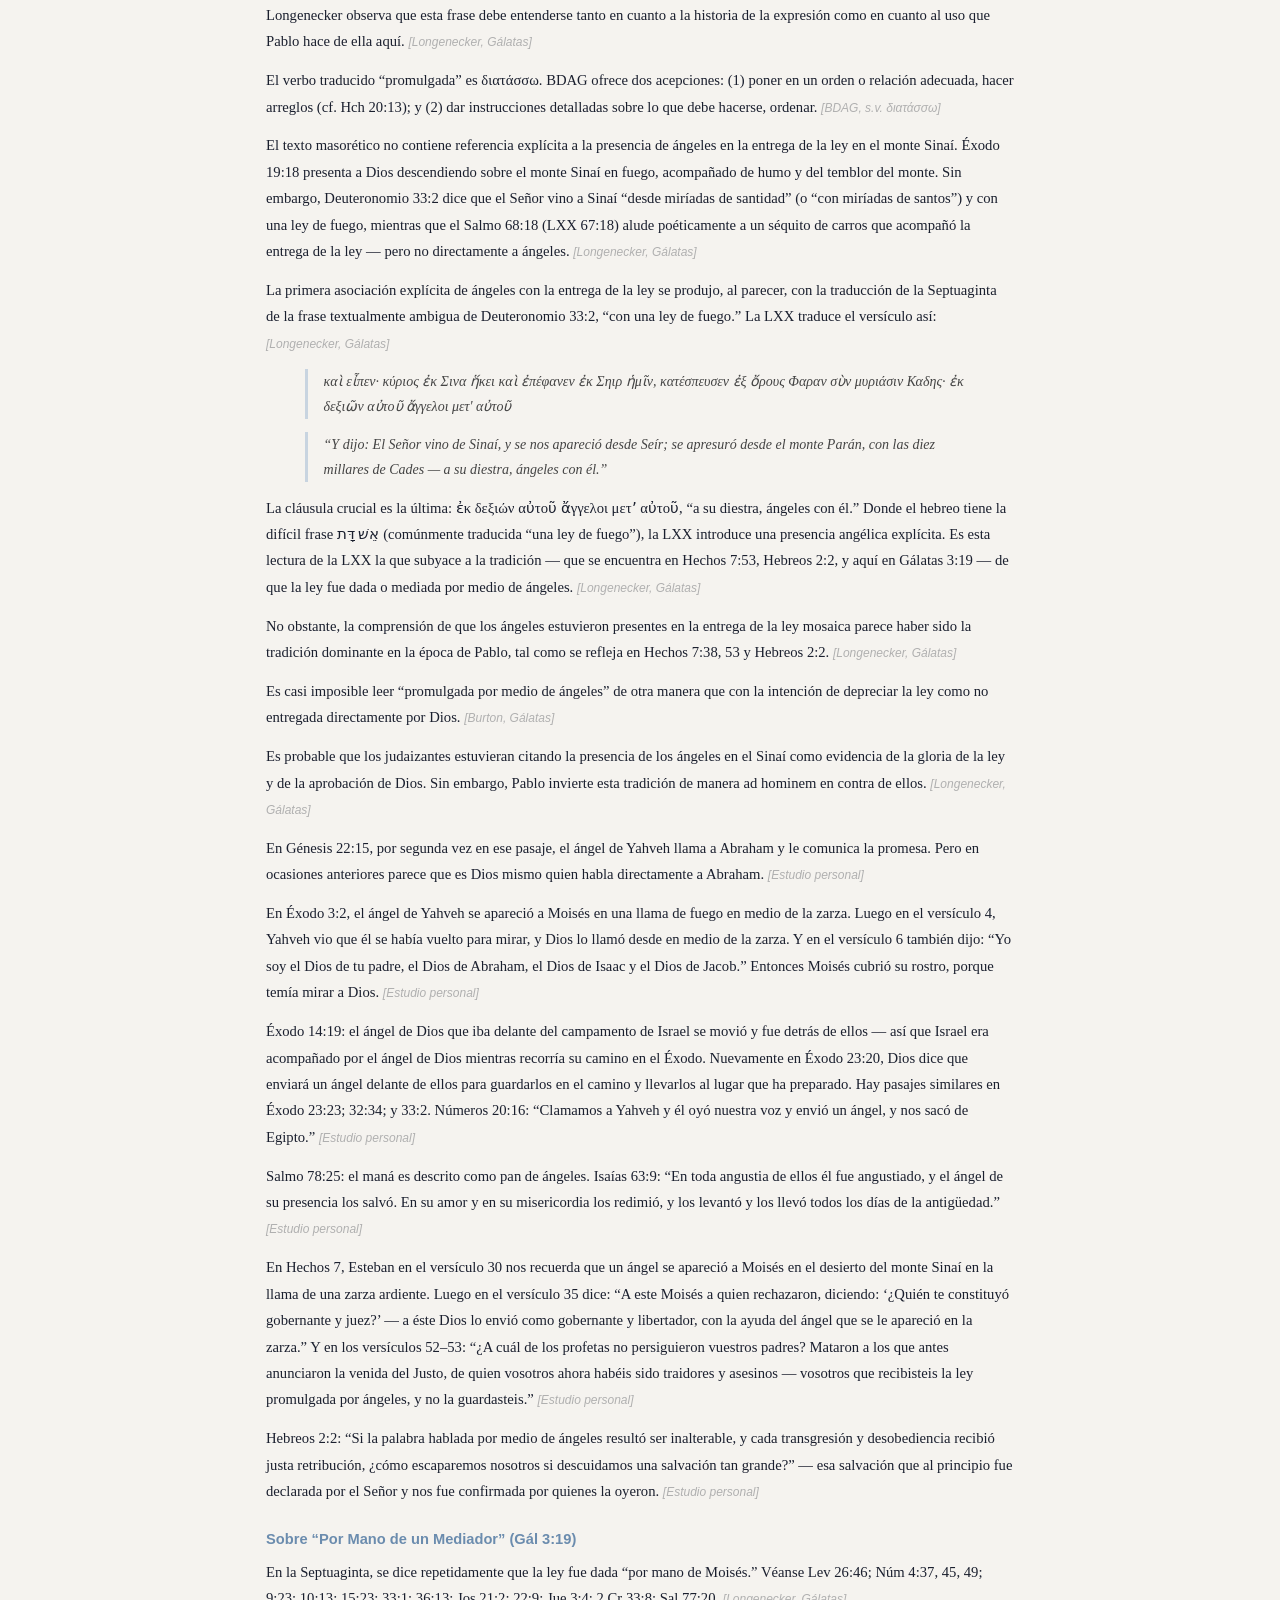
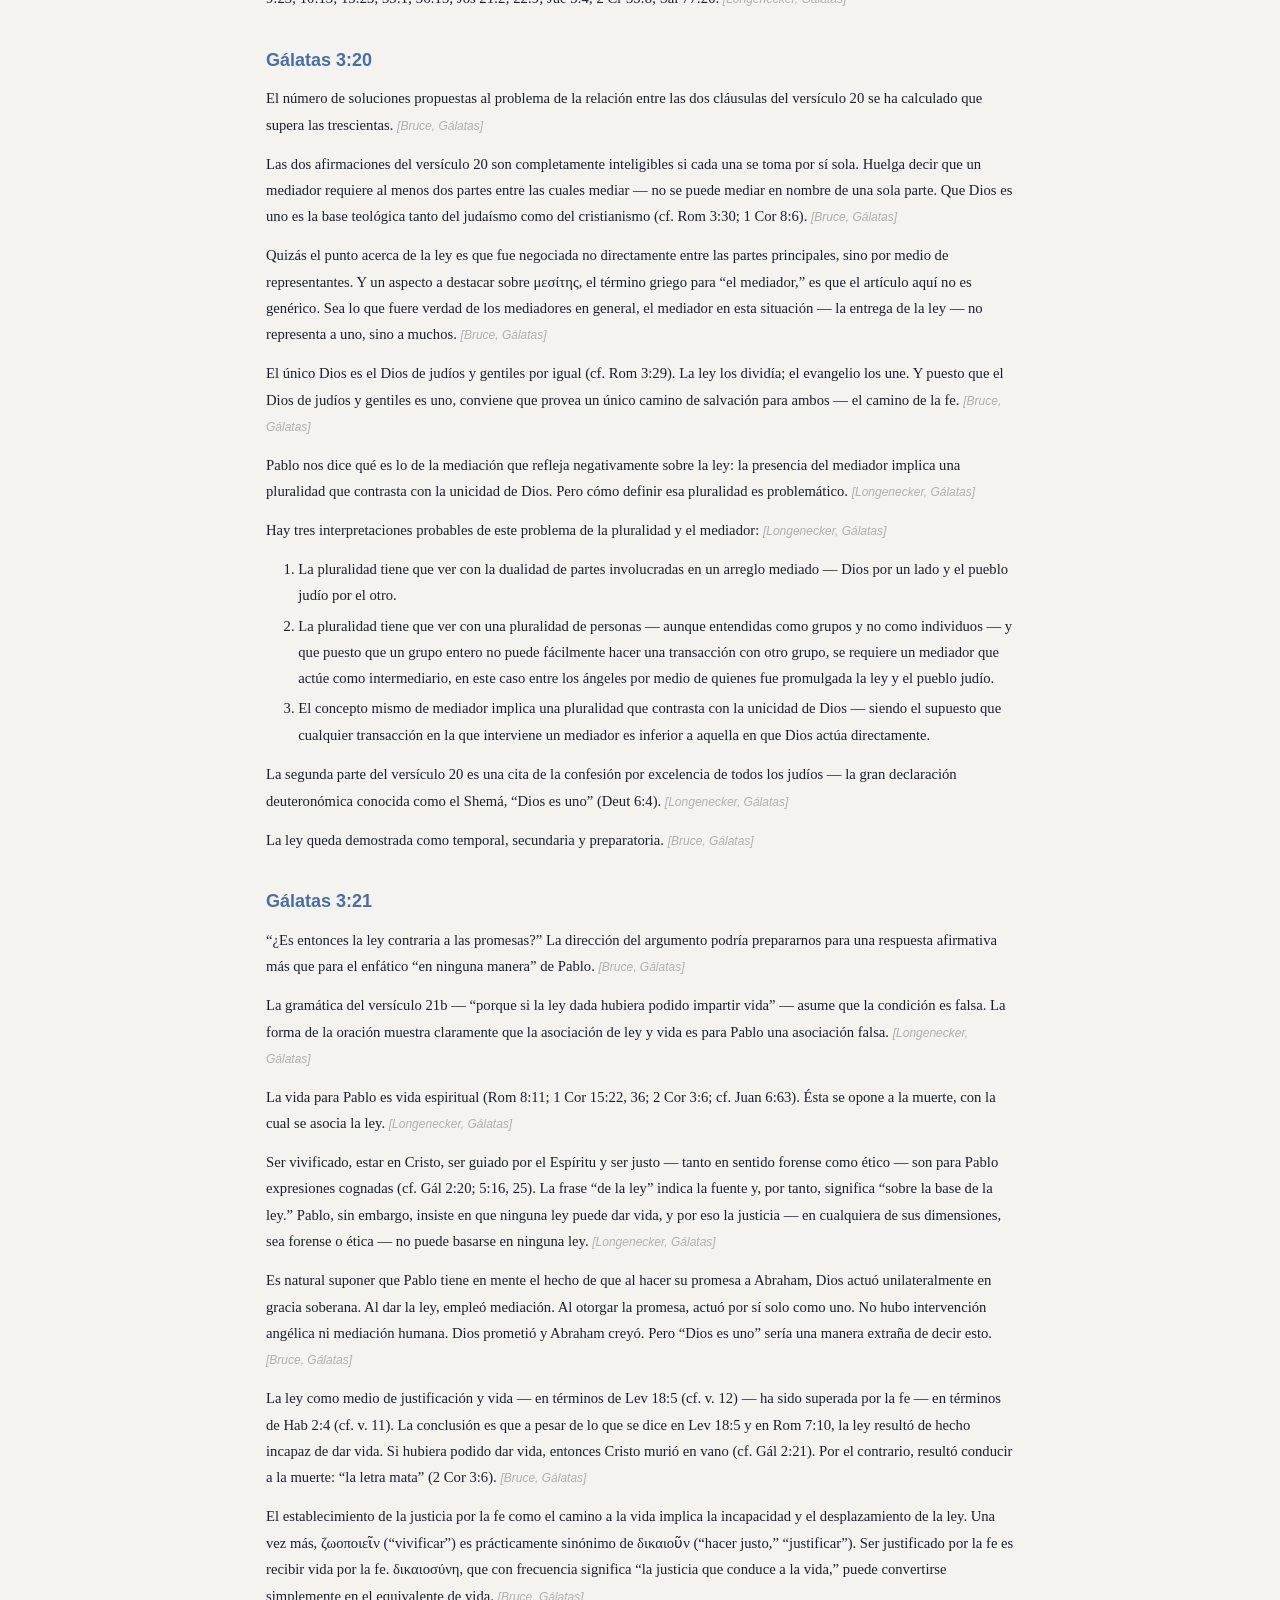
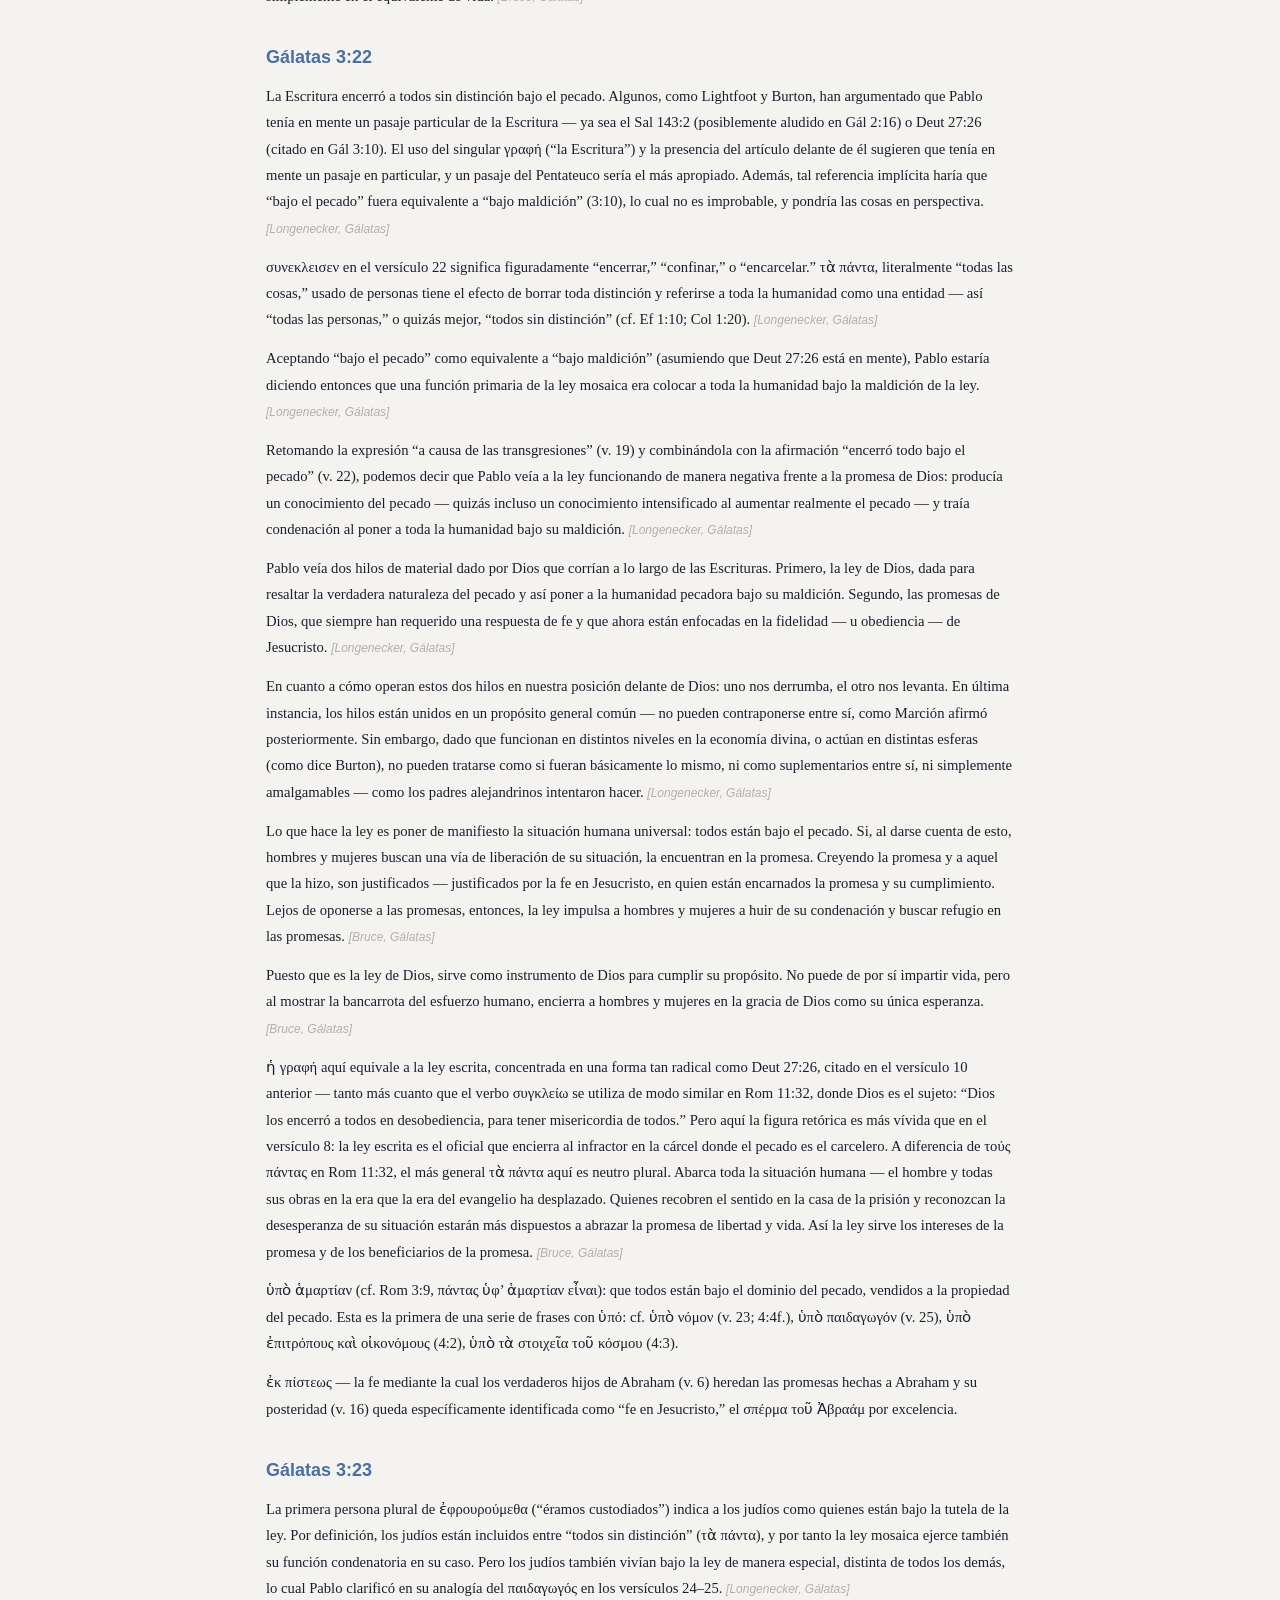
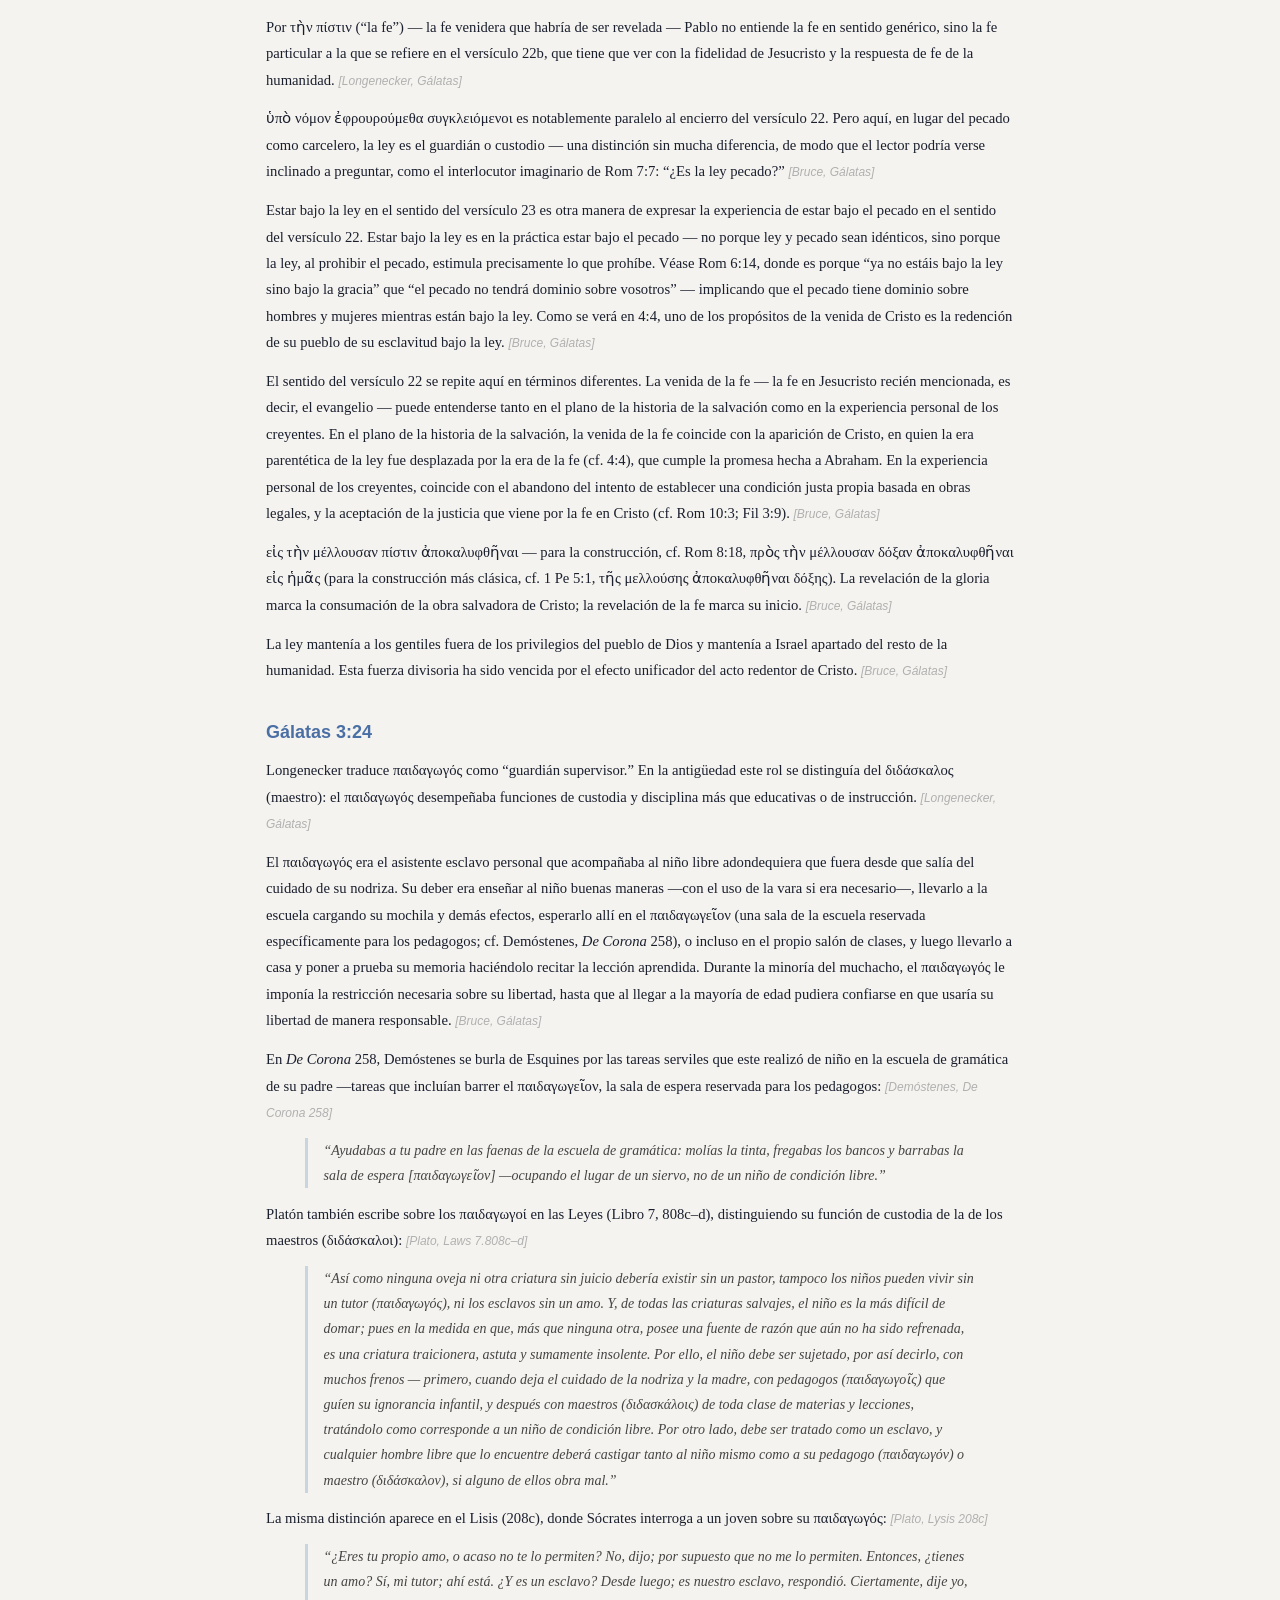
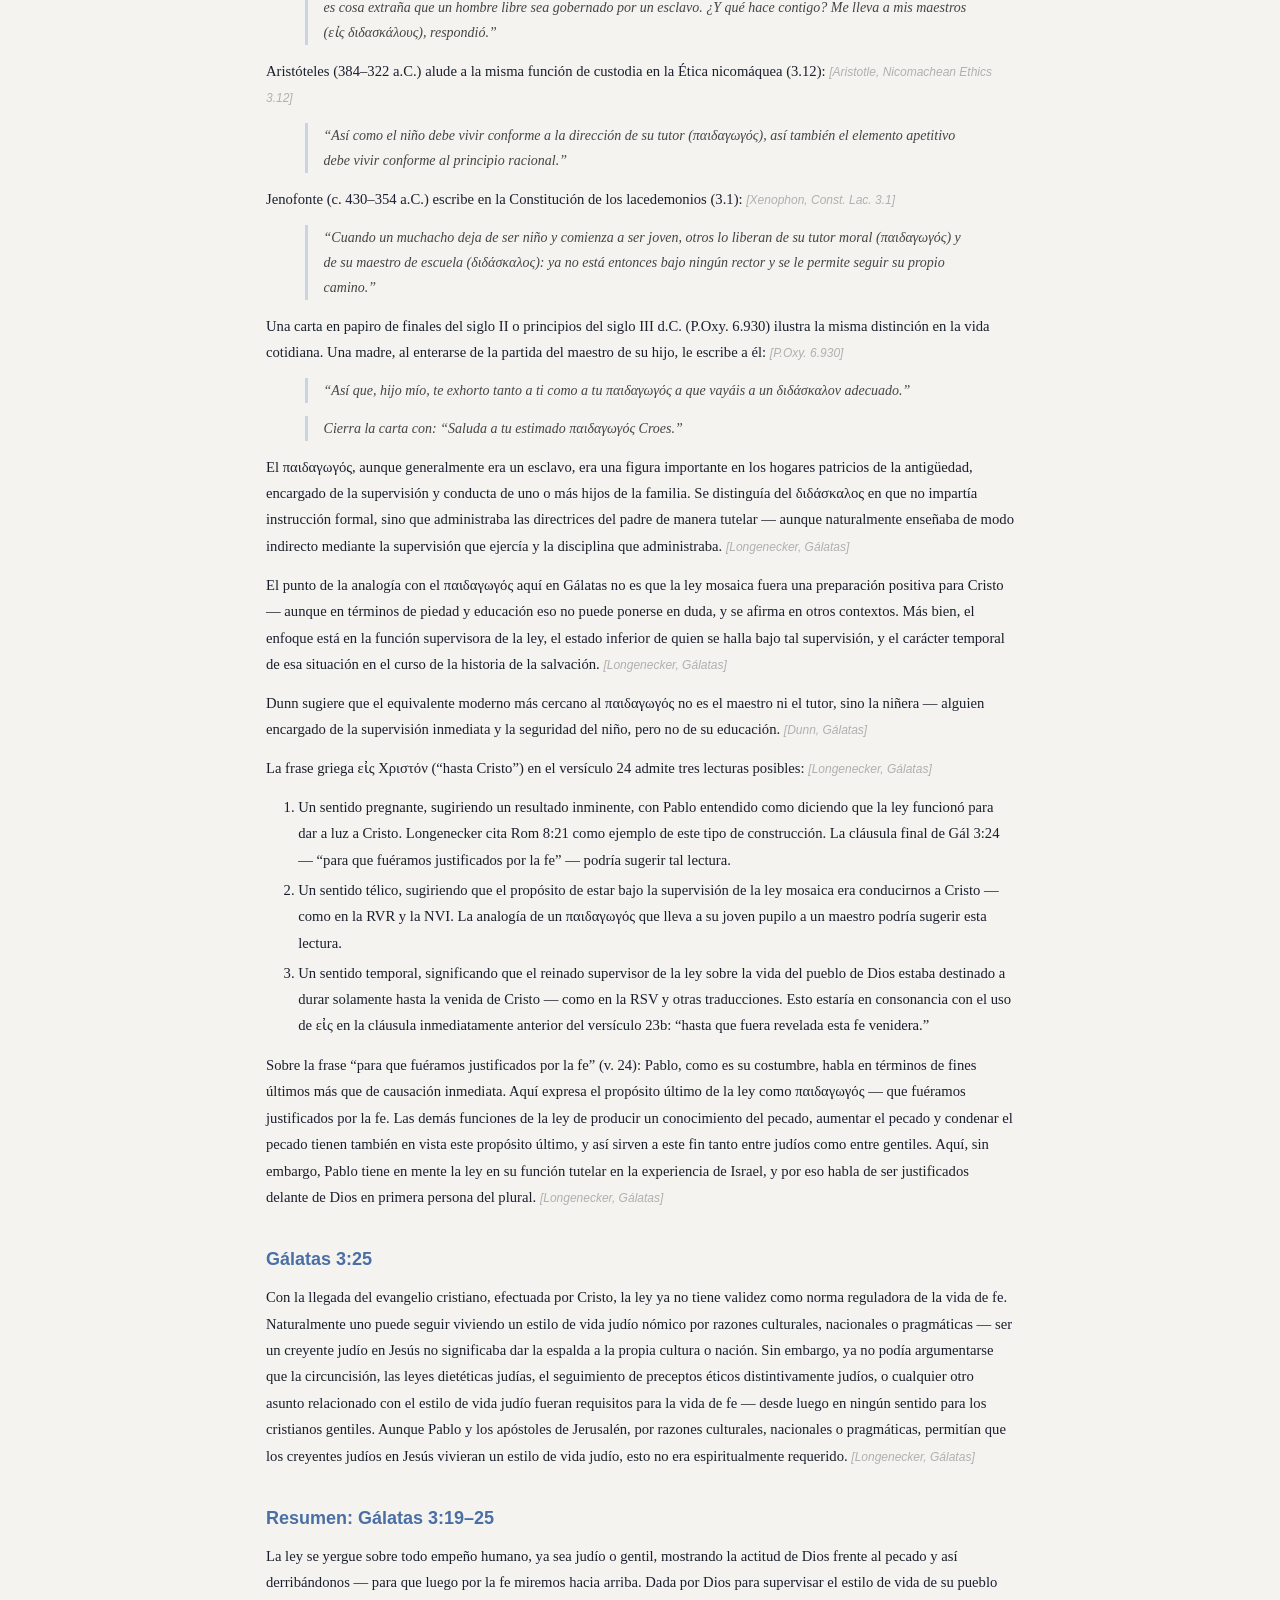
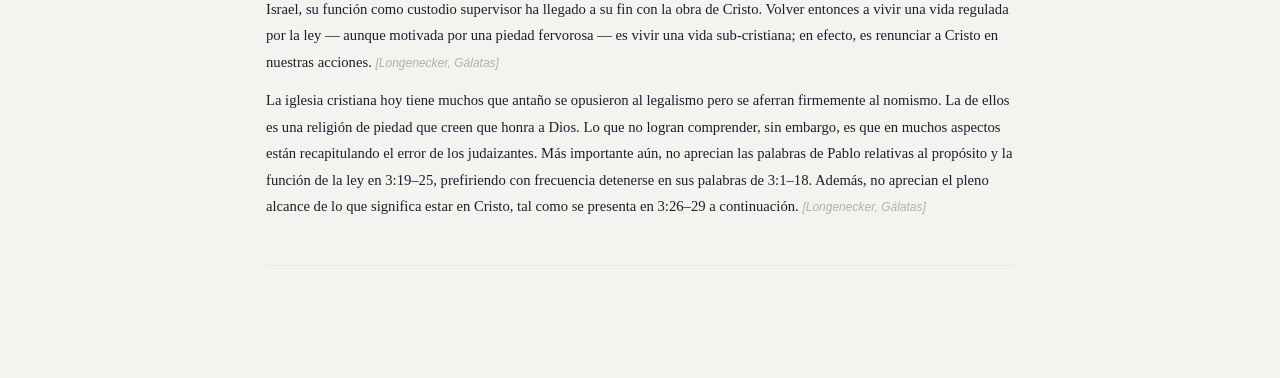
<file: gal3-es.html>
<!DOCTYPE html>
<html lang="es" data-lang="es" data-chapter="3">
<head>
<meta charset="UTF-8">
<meta name="viewport" content="width=device-width, initial-scale=1.0">
<title>Notas de Estudio sobre G&aacute;latas &mdash; G&aacute;latas 3</title>
<link rel="stylesheet" href="galatians.css">
<script src="https://www.biblegateway.com/public/link-to-us/tooltips/bglinks.js"></script>
</head>
<body>

<nav id="topbar"></nav>
<button class="chap-nav chap-prev" id="chapPrev"></button>
<button class="chap-nav chap-next" id="chapNext"></button>

<main class="page" id="content">

<p class="doc-title">Notas de Estudio sobre G&aacute;latas</p>
<p class="doc-subtitle">Extractos variados de diversas fuentes</p>
<hr class="divider">

<!-- §GAL-3 -->
<h1 id="gal-3">Gálatas 3</h1>

<!-- §GAL-3-1-18 -->
<h2 id="gal-3-1-18">Gálatas 3:1&ndash;18</h2>
<p>Pablo pregunta: &ldquo;&iquest;Para qué, entonces, la ley?&rdquo; Sus argumentos en 3:1&ndash;18 parecen haber dejado a la ley sin ninguna función. <span class="src">[Longenecker, Gálatas]</span></p>

<!-- §GAL-3-19 -->
<h2 id="gal-3-19">Gálatas 3:19</h2>
<p>El &ldquo;para qué de la ley&rdquo; se expresa en términos de cinco énfasis: <span class="src">[Longenecker, Gálatas]</span></p>
<ol>
  <li>Fue añadida</li>
  <li>A causa de las transgresiones</li>
  <li>Hasta que viniera la simiente a quien fue hecha la promesa</li>
  <li>Fue promulgada por medio de ángeles</li>
  <li>Por mano de un mediador</li>
</ol>
<p>Cada rasgo o cláusula debe tratarse por separado, aunque siempre con una mirada a su impacto acumulativo. <span class="src">[Longenecker, Gálatas]</span></p>

<p>Burton señala que el vocablo para &ldquo;fue añadida&rdquo; marca a la ley como suplementaria y, por ende, subordinada al pacto. <span class="src">[Burton, Gálatas]</span></p>

<p>La frase &ldquo;a causa de las transgresiones&rdquo; podría referirse a cualquiera de dos opciones: <span class="src">[Longenecker, Gálatas]</span></p>
<ol>
  <li>La ley fue dada para producir un conocimiento del pecado (Rom 3:20), al identificarlo como transgresión delante de Dios (Rom 4:15; 5:13; 7:7).</li>
  <li>La ley fue dada para aumentar y multiplicar el pecado (Rom 5:20).</li>
</ol>

<p>Con respecto a Gál 3:19, Longenecker observa que la idea de &ldquo;a causa de las transgresiones&rdquo; como productora de un conocimiento del pecado encaja con la imagen contextual de un custodio supervisor &mdash; el pedagogo de 3:24&ndash;25 &mdash; o los tutores y administradores de 4:2. <span class="src">[Longenecker, Gálatas]</span></p>

<p>Así, el pacto de promesa se presenta ante la mente con una validez permanente, tanto comenzando antes como continuando a lo largo del período de la ley y después. La ley, por otro lado, es temporal &mdash; añadida al pacto permanente por un período limitado en ambas direcciones. <span class="src">[Burton, Gálatas]</span></p>

<p>No hay mucha diferencia entre esta afirmación y la de Romanos 5:20a, salvo que allí no se menciona a los ángeles. Cuando Pablo dice que la ley fue &ldquo;añadida,&rdquo; no quiere decir que fuera añadida a la promesa como una especie de complemento. Quiere decir que fue añadida a la situación humana para un propósito especial &mdash; un propósito totalmente distinto del de la promesa. El uso del verbo &pi;&rho;&omicron;&sigma;&epsilon;&tau;έ&theta;&eta; &mdash; obsérvese su matiz siniestro en Gál 2:4 arriba &mdash; y el paralelo en Romanos 5:20a (&ldquo;la ley se introdujo de incógnito&rdquo;) proporcionan un comentario oportuno sobre el sentido de &pi;&rho;&omicron;&sigma;&epsilon;&tau;έ&theta;&eta; aquí. <span class="src">[Bruce, Gálatas]</span></p>

<p>En el Nuevo Testamento hay algunas referencias a ángeles asociados con la ley de Moisés. El argumento de Esteban en Hechos 7 es que el pueblo mostró su impiedad al desatender la ley, aunque fue administrada por seres tan elevados y santos como los ángeles. El autor de Hebreos razona que si la palabra hablada por medio de ángeles estuvo protegida por las sanciones más severas, cuánto más terrible debe ser el castigo por rechazar el mensaje salvador traído no por ángeles sino por el Señor mismo (Heb 2:2). Pablo, para los propósitos polémicos de su argumento presente, utiliza la administración angélica como evidencia de la inferioridad de la ley frente a la promesa, que fue dada directamente por Dios. <span class="src">[Bruce, Gálatas]</span></p>

<p>Es evidente en el Pentateuco que Moisés actuó como intermediario, recibiendo la ley de Dios para dársela al pueblo (&ldquo;Yo estaba entonces entre Yahveh y vosotros,&rdquo; Deut 5:5) y presentando sus súplicas a Dios (Deut 5:22&ndash;31). <span class="src">[Bruce, Gálatas]</span></p>

<!-- §GAL-3-19-ANGELS -->
<h3 id="gal-3-19-angels">Sobre &ldquo;Promulgada por Medio de Ángeles&rdquo; (Gál 3:19)</h3>

<p>Longenecker observa que esta frase debe entenderse tanto en cuanto a la historia de la expresión como en cuanto al uso que Pablo hace de ella aquí. <span class="src">[Longenecker, Gálatas]</span></p>

<p>El verbo traducido &ldquo;promulgada&rdquo; es &delta;&iota;&alpha;&tau;ά&sigma;&sigma;&omega;. BDAG ofrece dos acepciones: (1) poner en un orden o relación adecuada, hacer arreglos (cf. Hch 20:13); y (2) dar instrucciones detalladas sobre lo que debe hacerse, ordenar. <span class="src">[BDAG, s.v. &delta;&iota;&alpha;&tau;ά&sigma;&sigma;&omega;]</span></p>

<p>El texto masorético no contiene referencia explícita a la presencia de ángeles en la entrega de la ley en el monte Sinaí. Éxodo 19:18 presenta a Dios descendiendo sobre el monte Sinaí en fuego, acompañado de humo y del temblor del monte. Sin embargo, Deuteronomio 33:2 dice que el Señor vino a Sinaí &ldquo;desde miríadas de santidad&rdquo; (o &ldquo;con miríadas de santos&rdquo;) y con una ley de fuego, mientras que el Salmo 68:18 (LXX 67:18) alude poéticamente a un séquito de carros que acompañó la entrega de la ley &mdash; pero no directamente a ángeles. <span class="src">[Longenecker, Gálatas]</span></p>

<p>La primera asociación explícita de ángeles con la entrega de la ley se produjo, al parecer, con la traducción de la Septuaginta de la frase textualmente ambigua de Deuteronomio 33:2, &ldquo;con una ley de fuego.&rdquo; La LXX traduce el versículo así: <span class="src">[Longenecker, Gálatas]</span></p>
<p class="bq">καὶ εἶπεν· κύριος ἐκ Σινα ἥκει καὶ ἐπέφανεν ἐκ Σηιρ ἡμῖν, κατέσπευσεν ἐξ ὄρους Φαραν σὺν μυριάσιν Καδης· ἐκ δεξιῶν αὐτοῦ ἄγγελοι μετ' αὐτοῦ</p>
<p class="bq">&ldquo;Y dijo: El Señor vino de Sinaí, y se nos apareció desde Seír; se apresuró desde el monte Parán, con las diez millares de Cades &mdash; a su diestra, ángeles con él.&rdquo;</p>

<p>La cláusula crucial es la última: &#7952;&#954; &#948;&#949;&#958;&#953;&#974;&#957; &#945;&#8016;&#964;&#959;&#8166; &#7940;&#947;&#947;&#949;&#955;&#959;&#953; &#956;&#949;&tau;&#700; &#945;&#8016;&#964;&#959;&#8166;, &ldquo;a su diestra, ángeles con él.&rdquo; Donde el hebreo tiene la difícil frase &#1488;&#1461;&#1513;&#1473; &#1491;&#1468;&#1464;&#1514; (comúnmente traducida &ldquo;una ley de fuego&rdquo;), la LXX introduce una presencia angélica explícita. Es esta lectura de la LXX la que subyace a la tradición &mdash; que se encuentra en Hechos 7:53, Hebreos 2:2, y aquí en Gálatas 3:19 &mdash; de que la ley fue dada o mediada por medio de ángeles. <span class="src">[Longenecker, Gálatas]</span></p>

<p>No obstante, la comprensión de que los ángeles estuvieron presentes en la entrega de la ley mosaica parece haber sido la tradición dominante en la época de Pablo, tal como se refleja en Hechos 7:38, 53 y Hebreos 2:2. <span class="src">[Longenecker, Gálatas]</span></p>

<p>Es casi imposible leer &ldquo;promulgada por medio de ángeles&rdquo; de otra manera que con la intención de depreciar la ley como no entregada directamente por Dios. <span class="src">[Burton, Gálatas]</span></p>

<p>Es probable que los judaizantes estuvieran citando la presencia de los ángeles en el Sinaí como evidencia de la gloria de la ley y de la aprobación de Dios. Sin embargo, Pablo invierte esta tradición de manera ad hominem en contra de ellos. <span class="src">[Longenecker, Gálatas]</span></p>

<p>En Génesis 22:15, por segunda vez en ese pasaje, el ángel de Yahveh llama a Abraham y le comunica la promesa. Pero en ocasiones anteriores parece que es Dios mismo quien habla directamente a Abraham. <span class="src">[Estudio personal]</span></p>

<p>En Éxodo 3:2, el ángel de Yahveh se apareció a Moisés en una llama de fuego en medio de la zarza. Luego en el versículo 4, Yahveh vio que él se había vuelto para mirar, y Dios lo llamó desde en medio de la zarza. Y en el versículo 6 también dijo: &ldquo;Yo soy el Dios de tu padre, el Dios de Abraham, el Dios de Isaac y el Dios de Jacob.&rdquo; Entonces Moisés cubrió su rostro, porque temía mirar a Dios. <span class="src">[Estudio personal]</span></p>

<p>Éxodo 14:19: el ángel de Dios que iba delante del campamento de Israel se movió y fue detrás de ellos &mdash; así que Israel era acompañado por el ángel de Dios mientras recorría su camino en el Éxodo. Nuevamente en Éxodo 23:20, Dios dice que enviará un ángel delante de ellos para guardarlos en el camino y llevarlos al lugar que ha preparado. Hay pasajes similares en Éxodo 23:23; 32:34; y 33:2. Números 20:16: &ldquo;Clamamos a Yahveh y él oyó nuestra voz y envió un ángel, y nos sacó de Egipto.&rdquo; <span class="src">[Estudio personal]</span></p>

<p>Salmo 78:25: el maná es descrito como pan de ángeles. Isaías 63:9: &ldquo;En toda angustia de ellos él fue angustiado, y el ángel de su presencia los salvó. En su amor y en su misericordia los redimió, y los levantó y los llevó todos los días de la antigüedad.&rdquo; <span class="src">[Estudio personal]</span></p>

<p>En Hechos 7, Esteban en el versículo 30 nos recuerda que un ángel se apareció a Moisés en el desierto del monte Sinaí en la llama de una zarza ardiente. Luego en el versículo 35 dice: &ldquo;A este Moisés a quien rechazaron, diciendo: &lsquo;&iquest;Quién te constituyó gobernante y juez?&rsquo; &mdash; a éste Dios lo envió como gobernante y libertador, con la ayuda del ángel que se le apareció en la zarza.&rdquo; Y en los versículos 52&ndash;53: &ldquo;&iquest;A cuál de los profetas no persiguieron vuestros padres? Mataron a los que antes anunciaron la venida del Justo, de quien vosotros ahora habéis sido traidores y asesinos &mdash; vosotros que recibisteis la ley promulgada por ángeles, y no la guardasteis.&rdquo; <span class="src">[Estudio personal]</span></p>

<p>Hebreos 2:2: &ldquo;Si la palabra hablada por medio de ángeles resultó ser inalterable, y cada transgresión y desobediencia recibió justa retribución, &iquest;cómo escaparemos nosotros si descuidamos una salvación tan grande?&rdquo; &mdash; esa salvación que al principio fue declarada por el Señor y nos fue confirmada por quienes la oyeron. <span class="src">[Estudio personal]</span></p>

<!-- §GAL-3-19-MEDIATOR -->
<h3 id="gal-3-19-mediator">Sobre &ldquo;Por Mano de un Mediador&rdquo; (Gál 3:19)</h3>

<p>En la Septuaginta, se dice repetidamente que la ley fue dada &ldquo;por mano de Moisés.&rdquo; Véanse Lev 26:46; Núm 4:37, 45, 49; 9:23; 10:13; 15:23; 33:1; 36:13; Jos 21:2; 22:9; Jue 3:4; 2 Cr 33:8; Sal 77:20. <span class="src">[Longenecker, Gálatas]</span></p>

<!-- §GAL-3-20 -->
<h2 id="gal-3-20">Gálatas 3:20</h2>

<p>El número de soluciones propuestas al problema de la relación entre las dos cláusulas del versículo 20 se ha calculado que supera las trescientas. <span class="src">[Bruce, Gálatas]</span></p>

<p>Las dos afirmaciones del versículo 20 son completamente inteligibles si cada una se toma por sí sola. Huelga decir que un mediador requiere al menos dos partes entre las cuales mediar &mdash; no se puede mediar en nombre de una sola parte. Que Dios es uno es la base teológica tanto del judaísmo como del cristianismo (cf. Rom 3:30; 1 Cor 8:6). <span class="src">[Bruce, Gálatas]</span></p>

<p>Quizás el punto acerca de la ley es que fue negociada no directamente entre las partes principales, sino por medio de representantes. Y un aspecto a destacar sobre &mu;&epsilon;&sigma;ί&tau;&eta;&sigmaf;, el término griego para &ldquo;el mediador,&rdquo; es que el artículo aquí no es genérico. Sea lo que fuere verdad de los mediadores en general, el mediador en esta situación &mdash; la entrega de la ley &mdash; no representa a uno, sino a muchos. <span class="src">[Bruce, Gálatas]</span></p>

<p>El único Dios es el Dios de judíos y gentiles por igual (cf. Rom 3:29). La ley los dividía; el evangelio los une. Y puesto que el Dios de judíos y gentiles es uno, conviene que provea un único camino de salvación para ambos &mdash; el camino de la fe. <span class="src">[Bruce, Gálatas]</span></p>

<p>Pablo nos dice qué es lo de la mediación que refleja negativamente sobre la ley: la presencia del mediador implica una pluralidad que contrasta con la unicidad de Dios. Pero cómo definir esa pluralidad es problemático. <span class="src">[Longenecker, Gálatas]</span></p>

<p>Hay tres interpretaciones probables de este problema de la pluralidad y el mediador: <span class="src">[Longenecker, Gálatas]</span></p>
<ol>
  <li>La pluralidad tiene que ver con la dualidad de partes involucradas en un arreglo mediado &mdash; Dios por un lado y el pueblo judío por el otro.</li>
  <li>La pluralidad tiene que ver con una pluralidad de personas &mdash; aunque entendidas como grupos y no como individuos &mdash; y que puesto que un grupo entero no puede fácilmente hacer una transacción con otro grupo, se requiere un mediador que actúe como intermediario, en este caso entre los ángeles por medio de quienes fue promulgada la ley y el pueblo judío.</li>
  <li>El concepto mismo de mediador implica una pluralidad que contrasta con la unicidad de Dios &mdash; siendo el supuesto que cualquier transacción en la que interviene un mediador es inferior a aquella en que Dios actúa directamente.</li>
</ol>

<p>La segunda parte del versículo 20 es una cita de la confesión por excelencia de todos los judíos &mdash; la gran declaración deuteronómica conocida como el Shemá, &ldquo;Dios es uno&rdquo; (Deut 6:4). <span class="src">[Longenecker, Gálatas]</span></p>

<p>La ley queda demostrada como temporal, secundaria y preparatoria. <span class="src">[Bruce, Gálatas]</span></p>

<!-- §GAL-3-21 -->
<h2 id="gal-3-21">Gálatas 3:21</h2>

<p>&ldquo;&iquest;Es entonces la ley contraria a las promesas?&rdquo; La dirección del argumento podría prepararnos para una respuesta afirmativa más que para el enfático &ldquo;en ninguna manera&rdquo; de Pablo. <span class="src">[Bruce, Gálatas]</span></p>

<p>La gramática del versículo 21b &mdash; &ldquo;porque si la ley dada hubiera podido impartir vida&rdquo; &mdash; asume que la condición es falsa. La forma de la oración muestra claramente que la asociación de ley y vida es para Pablo una asociación falsa. <span class="src">[Longenecker, Gálatas]</span></p>

<p>La vida para Pablo es vida espiritual (Rom 8:11; 1 Cor 15:22, 36; 2 Cor 3:6; cf. Juan 6:63). Ésta se opone a la muerte, con la cual se asocia la ley. <span class="src">[Longenecker, Gálatas]</span></p>

<p>Ser vivificado, estar en Cristo, ser guiado por el Espíritu y ser justo &mdash; tanto en sentido forense como ético &mdash; son para Pablo expresiones cognadas (cf. Gál 2:20; 5:16, 25). La frase &ldquo;de la ley&rdquo; indica la fuente y, por tanto, significa &ldquo;sobre la base de la ley.&rdquo; Pablo, sin embargo, insiste en que ninguna ley puede dar vida, y por eso la justicia &mdash; en cualquiera de sus dimensiones, sea forense o ética &mdash; no puede basarse en ninguna ley. <span class="src">[Longenecker, Gálatas]</span></p>

<p>Es natural suponer que Pablo tiene en mente el hecho de que al hacer su promesa a Abraham, Dios actuó unilateralmente en gracia soberana. Al dar la ley, empleó mediación. Al otorgar la promesa, actuó por sí solo como uno. No hubo intervención angélica ni mediación humana. Dios prometió y Abraham creyó. Pero &ldquo;Dios es uno&rdquo; sería una manera extraña de decir esto. <span class="src">[Bruce, Gálatas]</span></p>

<p>La ley como medio de justificación y vida &mdash; en términos de Lev 18:5 (cf. v. 12) &mdash; ha sido superada por la fe &mdash; en términos de Hab 2:4 (cf. v. 11). La conclusión es que a pesar de lo que se dice en Lev 18:5 y en Rom 7:10, la ley resultó de hecho incapaz de dar vida. Si hubiera podido dar vida, entonces Cristo murió en vano (cf. Gál 2:21). Por el contrario, resultó conducir a la muerte: &ldquo;la letra mata&rdquo; (2 Cor 3:6). <span class="src">[Bruce, Gálatas]</span></p>

<p>El establecimiento de la justicia por la fe como el camino a la vida implica la incapacidad y el desplazamiento de la ley. Una vez más, &zeta;&omega;&omicron;&pi;&omicron;&iota;&epsilon;&#x1FD6;&nu; (&ldquo;vivificar&rdquo;) es prácticamente sinónimo de &delta;&iota;&kappa;&alpha;&iota;&omicron;&#x1FE6;&nu; (&ldquo;hacer justo,&rdquo; &ldquo;justificar&rdquo;). Ser justificado por la fe es recibir vida por la fe. &delta;&iota;&kappa;&alpha;&iota;&omicron;&sigma;ύ&nu;&eta;, que con frecuencia significa &ldquo;la justicia que conduce a la vida,&rdquo; puede convertirse simplemente en el equivalente de vida. <span class="src">[Bruce, Gálatas]</span></p>

<!-- §GAL-3-22 -->
<h2 id="gal-3-22">Gálatas 3:22</h2>

<p>La Escritura encerró a todos sin distinción bajo el pecado. Algunos, como Lightfoot y Burton, han argumentado que Pablo tenía en mente un pasaje particular de la Escritura &mdash; ya sea el Sal 143:2 (posiblemente aludido en Gál 2:16) o Deut 27:26 (citado en Gál 3:10). El uso del singular &#947;&#961;&#945;&#966;ή (&ldquo;la Escritura&rdquo;) y la presencia del artículo delante de él sugieren que tenía en mente un pasaje en particular, y un pasaje del Pentateuco sería el más apropiado. Además, tal referencia implícita haría que &ldquo;bajo el pecado&rdquo; fuera equivalente a &ldquo;bajo maldición&rdquo; (3:10), lo cual no es improbable, y pondría las cosas en perspectiva. <span class="src">[Longenecker, Gálatas]</span></p>

<p>&#963;&#965;&#957;&#949;&#954;&#955;&#949;&#953;&#963;&#949;&#957; en el versículo 22 significa figuradamente &ldquo;encerrar,&rdquo; &ldquo;confinar,&rdquo; o &ldquo;encarcelar.&rdquo; &#964;&#8048; &#960;ά&#957;&#964;&#945;, literalmente &ldquo;todas las cosas,&rdquo; usado de personas tiene el efecto de borrar toda distinción y referirse a toda la humanidad como una entidad &mdash; así &ldquo;todas las personas,&rdquo; o quizás mejor, &ldquo;todos sin distinción&rdquo; (cf. Ef 1:10; Col 1:20). <span class="src">[Longenecker, Gálatas]</span></p>

<p>Aceptando &ldquo;bajo el pecado&rdquo; como equivalente a &ldquo;bajo maldición&rdquo; (asumiendo que Deut 27:26 está en mente), Pablo estaría diciendo entonces que una función primaria de la ley mosaica era colocar a toda la humanidad bajo la maldición de la ley. <span class="src">[Longenecker, Gálatas]</span></p>

<p>Retomando la expresión &ldquo;a causa de las transgresiones&rdquo; (v. 19) y combinándola con la afirmación &ldquo;encerró todo bajo el pecado&rdquo; (v. 22), podemos decir que Pablo veía a la ley funcionando de manera negativa frente a la promesa de Dios: producía un conocimiento del pecado &mdash; quizás incluso un conocimiento intensificado al aumentar realmente el pecado &mdash; y traía condenación al poner a toda la humanidad bajo su maldición. <span class="src">[Longenecker, Gálatas]</span></p>

<p>Pablo veía dos hilos de material dado por Dios que corrían a lo largo de las Escrituras. Primero, la ley de Dios, dada para resaltar la verdadera naturaleza del pecado y así poner a la humanidad pecadora bajo su maldición. Segundo, las promesas de Dios, que siempre han requerido una respuesta de fe y que ahora están enfocadas en la fidelidad &mdash; u obediencia &mdash; de Jesucristo. <span class="src">[Longenecker, Gálatas]</span></p>

<p>En cuanto a cómo operan estos dos hilos en nuestra posición delante de Dios: uno nos derrumba, el otro nos levanta. En última instancia, los hilos están unidos en un propósito general común &mdash; no pueden contraponerse entre sí, como Marción afirmó posteriormente. Sin embargo, dado que funcionan en distintos niveles en la economía divina, o actúan en distintas esferas (como dice Burton), no pueden tratarse como si fueran básicamente lo mismo, ni como suplementarios entre sí, ni simplemente amalgamables &mdash; como los padres alejandrinos intentaron hacer. <span class="src">[Longenecker, Gálatas]</span></p>

<p>Lo que hace la ley es poner de manifiesto la situación humana universal: todos están bajo el pecado. Si, al darse cuenta de esto, hombres y mujeres buscan una vía de liberación de su situación, la encuentran en la promesa. Creyendo la promesa y a aquel que la hizo, son justificados &mdash; justificados por la fe en Jesucristo, en quien están encarnados la promesa y su cumplimiento. Lejos de oponerse a las promesas, entonces, la ley impulsa a hombres y mujeres a huir de su condenación y buscar refugio en las promesas. <span class="src">[Bruce, Gálatas]</span></p>

<p>Puesto que es la ley de Dios, sirve como instrumento de Dios para cumplir su propósito. No puede de por sí impartir vida, pero al mostrar la bancarrota del esfuerzo humano, encierra a hombres y mujeres en la gracia de Dios como su única esperanza. <span class="src">[Bruce, Gálatas]</span></p>

<p>&#7969; &gamma;&rho;&alpha;&phi;ή aquí equivale a la ley escrita, concentrada en una forma tan radical como Deut 27:26, citado en el versículo 10 anterior &mdash; tanto más cuanto que el verbo &sigma;&#965;&gamma;&kappa;&lambda;&epsilon;ί&omega; se utiliza de modo similar en Rom 11:32, donde Dios es el sujeto: &ldquo;Dios los encerró a todos en desobediencia, para tener misericordia de todos.&rdquo; Pero aquí la figura retórica es más vívida que en el versículo 8: la ley escrita es el oficial que encierra al infractor en la cárcel donde el pecado es el carcelero. A diferencia de &tau;&omicron;ύ&sigmaf; &pi;ά&nu;&tau;&alpha;&sigmaf; en Rom 11:32, el más general &tau;&#8048; &pi;ά&nu;&tau;&alpha; aquí es neutro plural. Abarca toda la situación humana &mdash; el hombre y todas sus obras en la era que la era del evangelio ha desplazado. Quienes recobren el sentido en la casa de la prisión y reconozcan la desesperanza de su situación estarán más dispuestos a abrazar la promesa de libertad y vida. Así la ley sirve los intereses de la promesa y de los beneficiarios de la promesa. <span class="src">[Bruce, Gálatas]</span></p>

<p>ὑπὸ ἁμαρτίαν (cf. Rom 3:9, πάντας ὑφ&rsquo; ἁμαρτίαν εἶναι): que todos están bajo el dominio del pecado, vendidos a la propiedad del pecado. Esta es la primera de una serie de frases con ὑπό: cf. ὑπὸ νόμον (v. 23; 4:4f.), ὑπὸ παιδαγωγόν (v. 25), ὑπὸ ἐπιτρόπους καὶ οἰκονόμους (4:2), ὑπὸ τὰ στοιχεῖα τοῦ κόσμου (4:3).</p>

<p>ἐκ πίστεως &mdash; la fe mediante la cual los verdaderos hijos de Abraham (v. 6) heredan las promesas hechas a Abraham y su posteridad (v. 16) queda específicamente identificada como &ldquo;fe en Jesucristo,&rdquo; el σπέρμα τοῦ Ἀβραάμ por excelencia.</p>

<!-- §GAL-3-23 -->
<h2 id="gal-3-23">Gálatas 3:23</h2>

<p>La primera persona plural de &#7952;&#966;&#961;&#959;&#965;&#961;&#959;&#973;&#956;&#949;&#952;&#945; (&ldquo;éramos custodiados&rdquo;) indica a los judíos como quienes están bajo la tutela de la ley. Por definición, los judíos están incluidos entre &ldquo;todos sin distinción&rdquo; (&#964;&#8048; &#960;ά&#957;&#964;&#945;), y por tanto la ley mosaica ejerce también su función condenatoria en su caso. Pero los judíos también vivían bajo la ley de manera especial, distinta de todos los demás, lo cual Pablo clarificó en su analogía del &#960;&#945;&#953;&#948;&#945;&#947;&#969;&#947;ό&#962; en los versículos 24&ndash;25. <span class="src">[Longenecker, Gálatas]</span></p>

<p>Por &#964;&#8052;&#957; &#960;ί&#963;&#964;&#953;&#957; (&ldquo;la fe&rdquo;) &mdash; la fe venidera que habría de ser revelada &mdash; Pablo no entiende la fe en sentido genérico, sino la fe particular a la que se refiere en el versículo 22b, que tiene que ver con la fidelidad de Jesucristo y la respuesta de fe de la humanidad. <span class="src">[Longenecker, Gálatas]</span></p>

<p>ὑπὸ νόμον ἐφρουρούμεθα συγκλειόμενοι es notablemente paralelo al encierro del versículo 22. Pero aquí, en lugar del pecado como carcelero, la ley es el guardián o custodio &mdash; una distinción sin mucha diferencia, de modo que el lector podría verse inclinado a preguntar, como el interlocutor imaginario de Rom 7:7: &ldquo;&iquest;Es la ley pecado?&rdquo; <span class="src">[Bruce, Gálatas]</span></p>

<p>Estar bajo la ley en el sentido del versículo 23 es otra manera de expresar la experiencia de estar bajo el pecado en el sentido del versículo 22. Estar bajo la ley es en la práctica estar bajo el pecado &mdash; no porque ley y pecado sean idénticos, sino porque la ley, al prohibir el pecado, estimula precisamente lo que prohíbe. Véase Rom 6:14, donde es porque &ldquo;ya no estáis bajo la ley sino bajo la gracia&rdquo; que &ldquo;el pecado no tendrá dominio sobre vosotros&rdquo; &mdash; implicando que el pecado tiene dominio sobre hombres y mujeres mientras están bajo la ley. Como se verá en 4:4, uno de los propósitos de la venida de Cristo es la redención de su pueblo de su esclavitud bajo la ley. <span class="src">[Bruce, Gálatas]</span></p>

<p>El sentido del versículo 22 se repite aquí en términos diferentes. La venida de la fe &mdash; la fe en Jesucristo recién mencionada, es decir, el evangelio &mdash; puede entenderse tanto en el plano de la historia de la salvación como en la experiencia personal de los creyentes. En el plano de la historia de la salvación, la venida de la fe coincide con la aparición de Cristo, en quien la era parentética de la ley fue desplazada por la era de la fe (cf. 4:4), que cumple la promesa hecha a Abraham. En la experiencia personal de los creyentes, coincide con el abandono del intento de establecer una condición justa propia basada en obras legales, y la aceptación de la justicia que viene por la fe en Cristo (cf. Rom 10:3; Fil 3:9). <span class="src">[Bruce, Gálatas]</span></p>

<p>εἰς τὴν μέλλουσαν πίστιν ἀποκαλυφθῆναι &mdash; para la construcción, cf. Rom 8:18, πρὸς τὴν μέλλουσαν δόξαν ἀποκαλυφθῆναι εἰς ἡμᾶς (para la construcción más clásica, cf. 1 Pe 5:1, τῆς μελλούσης ἀποκαλυφθῆναι δόξης). La revelación de la gloria marca la consumación de la obra salvadora de Cristo; la revelación de la fe marca su inicio. <span class="src">[Bruce, Gálatas]</span></p>

<p>La ley mantenía a los gentiles fuera de los privilegios del pueblo de Dios y mantenía a Israel apartado del resto de la humanidad. Esta fuerza divisoria ha sido vencida por el efecto unificador del acto redentor de Cristo. <span class="src">[Bruce, Gálatas]</span></p>

<!-- §GAL-3-24 -->
<h2 id="gal-3-24">Gálatas 3:24</h2>

<p>Longenecker traduce &#960;&#945;&#953;&#948;&#945;&#947;&#969;&#947;ό&#962; como &ldquo;guardián supervisor.&rdquo; En la antigüedad este rol se distinguía del &#948;&#953;&#948;ά&#963;&#954;&#945;&#955;&#959;&#962; (maestro): el &#960;&#945;&#953;&#948;&#945;&#947;&#969;&#947;ό&#962; desempeñaba funciones de custodia y disciplina más que educativas o de instrucción. <span class="src">[Longenecker, Gálatas]</span></p>

<p>El &#960;&#945;&#953;&#948;&#945;&#947;&#969;&#947;ό&#962; era el asistente esclavo personal que acompañaba al niño libre adondequiera que fuera desde que salía del cuidado de su nodriza. Su deber era enseñar al niño buenas maneras &mdash;con el uso de la vara si era necesario&mdash;, llevarlo a la escuela cargando su mochila y demás efectos, esperarlo allí en el &#960;&#945;&#953;&#948;&#945;&#947;&#969;&#947;&#949;&#8150;&#959;&#957; (una sala de la escuela reservada específicamente para los pedagogos; cf. Demóstenes, <cite>De Corona</cite> 258), o incluso en el propio salón de clases, y luego llevarlo a casa y poner a prueba su memoria haciéndolo recitar la lección aprendida. Durante la minoría del muchacho, el &#960;&#945;&#953;&#948;&#945;&#947;&#969;&#947;ό&#962; le imponía la restricción necesaria sobre su libertad, hasta que al llegar a la mayoría de edad pudiera confiarse en que usaría su libertad de manera responsable. <span class="src">[Bruce, Gálatas]</span></p>

<p>En <cite>De Corona</cite> 258, Demóstenes se burla de Esquines por las tareas serviles que este realizó de niño en la escuela de gramática de su padre &mdash;tareas que incluían barrer el &#960;&#945;&#953;&#948;&#945;&#947;&#969;&#947;&#949;&#8150;&#959;&#957;, la sala de espera reservada para los pedagogos: <span class="src">[Demóstenes, <cite>De Corona</cite> 258]</span></p>
<p class="bq">&ldquo;Ayudabas a tu padre en las faenas de la escuela de gramática: molías la tinta, fregabas los bancos y barrabas la sala de espera [&#960;&#945;&#953;&#948;&#945;&#947;&#969;&#947;&#949;&#8150;&#959;&#957;] &mdash;ocupando el lugar de un siervo, no de un niño de condición libre.&rdquo;</p>

<p>Platón también escribe sobre los &#960;&#945;&#953;&#948;&#945;&#947;&#969;&#947;&#959;ί en las Leyes (Libro 7, 808c&ndash;d), distinguiendo su función de custodia de la de los maestros (&#948;&#953;&#948;ά&#963;&#954;&#945;&#955;&#959;&#953;): <span class="src">[Plato, Laws 7.808c&ndash;d]</span></p>
<p class="bq">&ldquo;Así como ninguna oveja ni otra criatura sin juicio debería existir sin un pastor, tampoco los niños pueden vivir sin un tutor (&#960;&#945;&#953;&#948;&#945;&#947;&#969;&#947;ό&#962;), ni los esclavos sin un amo. Y, de todas las criaturas salvajes, el niño es la más difícil de domar; pues en la medida en que, más que ninguna otra, posee una fuente de razón que aún no ha sido refrenada, es una criatura traicionera, astuta y sumamente insolente. Por ello, el niño debe ser sujetado, por así decirlo, con muchos frenos &mdash; primero, cuando deja el cuidado de la nodriza y la madre, con pedagogos (&#960;&#945;&#953;&#948;&#945;&#947;&#969;&#947;&#959;&#8150;&#962;) que guíen su ignorancia infantil, y después con maestros (&#948;&#953;&#948;&#945;&#963;&#954;ά&#955;&#959;&#953;&#962;) de toda clase de materias y lecciones, tratándolo como corresponde a un niño de condición libre. Por otro lado, debe ser tratado como un esclavo, y cualquier hombre libre que lo encuentre deberá castigar tanto al niño mismo como a su pedagogo (&#960;&#945;&#953;&#948;&#945;&#947;&#969;&#947;ό&#957;) o maestro (&#948;&#953;&#948;ά&#963;&#954;&#945;&#955;&#959;&#957;), si alguno de ellos obra mal.&rdquo;</p>

<p>La misma distinción aparece en el Lisis (208c), donde Sócrates interroga a un joven sobre su &#960;&#945;&#953;&#948;&#945;&#947;&#969;&#947;ό&#962;: <span class="src">[Plato, Lysis 208c]</span></p>
<p class="bq">&ldquo;&iquest;Eres tu propio amo, o acaso no te lo permiten? No, dijo; por supuesto que no me lo permiten. Entonces, &iquest;tienes un amo? Sí, mi tutor; ahí está. &iquest;Y es un esclavo? Desde luego; es nuestro esclavo, respondió. Ciertamente, dije yo, es cosa extraña que un hombre libre sea gobernado por un esclavo. &iquest;Y qué hace contigo? Me lleva a mis maestros (&#949;&#7984;&#962; &#948;&#953;&#948;&#945;&#963;&#954;ά&#955;&#959;&#965;&#962;), respondió.&rdquo;</p>

<p>Aristóteles (384&ndash;322 a.C.) alude a la misma función de custodia en la Ética nicomáquea (3.12): <span class="src">[Aristotle, Nicomachean Ethics 3.12]</span></p>
<p class="bq">&ldquo;Así como el niño debe vivir conforme a la dirección de su tutor (&#960;&#945;&#953;&#948;&#945;&#947;&#969;&#947;ό&#962;), así también el elemento apetitivo debe vivir conforme al principio racional.&rdquo;</p>

<p>Jenofonte (c. 430&ndash;354 a.C.) escribe en la Constitución de los lacedemonios (3.1): <span class="src">[Xenophon, Const. Lac. 3.1]</span></p>
<p class="bq">&ldquo;Cuando un muchacho deja de ser niño y comienza a ser joven, otros lo liberan de su tutor moral (&#960;&#945;&#953;&#948;&#945;&#947;&#969;&#947;ό&#962;) y de su maestro de escuela (&#948;&#953;&#948;ά&#963;&#954;&#945;&#955;&#959;&#962;): ya no está entonces bajo ningún rector y se le permite seguir su propio camino.&rdquo;</p>

<p>Una carta en papiro de finales del siglo II o principios del siglo III d.C. (P.Oxy. 6.930) ilustra la misma distinción en la vida cotidiana. Una madre, al enterarse de la partida del maestro de su hijo, le escribe a él: <span class="src">[P.Oxy. 6.930]</span></p>
<p class="bq">&ldquo;Así que, hijo mío, te exhorto tanto a ti como a tu &#960;&#945;&#953;&#948;&#945;&#947;&#969;&#947;ό&#962; a que vayáis a un &#948;&#953;&#948;ά&#963;&#954;&#945;&#955;&#959;&#957; adecuado.&rdquo;</p>
<p class="bq">Cierra la carta con: &ldquo;Saluda a tu estimado &#960;&#945;&#953;&#948;&#945;&#947;&#969;&#947;ό&#962; Croes.&rdquo;</p>

<p>El &#960;&#945;&#953;&#948;&#945;&#947;&#969;&#947;ό&#962;, aunque generalmente era un esclavo, era una figura importante en los hogares patricios de la antigüedad, encargado de la supervisión y conducta de uno o más hijos de la familia. Se distinguía del &#948;&#953;&#948;ά&#963;&#954;&#945;&#955;&#959;&#962; en que no impartía instrucción formal, sino que administraba las directrices del padre de manera tutelar &mdash; aunque naturalmente enseñaba de modo indirecto mediante la supervisión que ejercía y la disciplina que administraba. <span class="src">[Longenecker, Gálatas]</span></p>

<p>El punto de la analogía con el &#960;&#945;&#953;&#948;&#945;&#947;&#969;&#947;ό&#962; aquí en Gálatas no es que la ley mosaica fuera una preparación positiva para Cristo &mdash; aunque en términos de piedad y educación eso no puede ponerse en duda, y se afirma en otros contextos. Más bien, el enfoque está en la función supervisora de la ley, el estado inferior de quien se halla bajo tal supervisión, y el carácter temporal de esa situación en el curso de la historia de la salvación. <span class="src">[Longenecker, Gálatas]</span></p>

<p>Dunn sugiere que el equivalente moderno más cercano al &#960;&#945;&#953;&#948;&#945;&#947;&#969;&#947;ό&#962; no es el maestro ni el tutor, sino la niñera &mdash; alguien encargado de la supervisión inmediata y la seguridad del niño, pero no de su educación. <span class="src">[Dunn, Gálatas]</span></p>

<p>La frase griega &#949;&#7984;&#962; &#935;&#961;&#953;&#963;&#964;ό&#957; (&ldquo;hasta Cristo&rdquo;) en el versículo 24 admite tres lecturas posibles: <span class="src">[Longenecker, Gálatas]</span></p>
<ol>
  <li>Un sentido pregnante, sugiriendo un resultado inminente, con Pablo entendido como diciendo que la ley funcionó para dar a luz a Cristo. Longenecker cita Rom 8:21 como ejemplo de este tipo de construcción. La cláusula final de Gál 3:24 &mdash; &ldquo;para que fuéramos justificados por la fe&rdquo; &mdash; podría sugerir tal lectura.</li>
  <li>Un sentido télico, sugiriendo que el propósito de estar bajo la supervisión de la ley mosaica era conducirnos a Cristo &mdash; como en la RVR y la NVI. La analogía de un &#960;&#945;&#953;&#948;&#945;&#947;&#969;&#947;ό&#962; que lleva a su joven pupilo a un maestro podría sugerir esta lectura.</li>
  <li>Un sentido temporal, significando que el reinado supervisor de la ley sobre la vida del pueblo de Dios estaba destinado a durar solamente hasta la venida de Cristo &mdash; como en la RSV y otras traducciones. Esto estaría en consonancia con el uso de &#949;&#7984;&#962; en la cláusula inmediatamente anterior del versículo 23b: &ldquo;hasta que fuera revelada esta fe venidera.&rdquo;</li>
</ol>

<p>Sobre la frase &ldquo;para que fuéramos justificados por la fe&rdquo; (v. 24): Pablo, como es su costumbre, habla en términos de fines últimos más que de causación inmediata. Aquí expresa el propósito último de la ley como &#960;&#945;&#953;&#948;&#945;&#947;&#969;&#947;ό&#962; &mdash; que fuéramos justificados por la fe. Las demás funciones de la ley de producir un conocimiento del pecado, aumentar el pecado y condenar el pecado tienen también en vista este propósito último, y así sirven a este fin tanto entre judíos como entre gentiles. Aquí, sin embargo, Pablo tiene en mente la ley en su función tutelar en la experiencia de Israel, y por eso habla de ser justificados delante de Dios en primera persona del plural. <span class="src">[Longenecker, Gálatas]</span></p>

<!-- §GAL-3-25 -->
<h2 id="gal-3-25">Gálatas 3:25</h2>

<p>Con la llegada del evangelio cristiano, efectuada por Cristo, la ley ya no tiene validez como norma reguladora de la vida de fe. Naturalmente uno puede seguir viviendo un estilo de vida judío nómico por razones culturales, nacionales o pragmáticas &mdash; ser un creyente judío en Jesús no significaba dar la espalda a la propia cultura o nación. Sin embargo, ya no podía argumentarse que la circuncisión, las leyes dietéticas judías, el seguimiento de preceptos éticos distintivamente judíos, o cualquier otro asunto relacionado con el estilo de vida judío fueran requisitos para la vida de fe &mdash; desde luego en ningún sentido para los cristianos gentiles. Aunque Pablo y los apóstoles de Jerusalén, por razones culturales, nacionales o pragmáticas, permitían que los creyentes judíos en Jesús vivieran un estilo de vida judío, esto no era espiritualmente requerido. <span class="src">[Longenecker, Gálatas]</span></p>

<!-- §GAL-3-SUMMARY -->
<h2 id="gal-3-summary">Resumen: Gálatas 3:19&ndash;25</h2>

<p>La ley se yergue sobre todo empeño humano, ya sea judío o gentil, mostrando la actitud de Dios frente al pecado y así derribándonos &mdash; para que luego por la fe miremos hacia arriba. Dada por Dios para supervisar el estilo de vida de su pueblo Israel, su función como custodio supervisor ha llegado a su fin con la obra de Cristo. Volver entonces a vivir una vida regulada por la ley &mdash; aunque motivada por una piedad fervorosa &mdash; es vivir una vida sub-cristiana; en efecto, es renunciar a Cristo en nuestras acciones. <span class="src">[Longenecker, Gálatas]</span></p>

<p>La iglesia cristiana hoy tiene muchos que antaño se opusieron al legalismo pero se aferran firmemente al nomismo. La de ellos es una religión de piedad que creen que honra a Dios. Lo que no logran comprender, sin embargo, es que en muchos aspectos están recapitulando el error de los judaizantes. Más importante aún, no aprecian las palabras de Pablo relativas al propósito y la función de la ley en 3:19&ndash;25, prefiriendo con frecuencia detenerse en sus palabras de 3:1&ndash;18. Además, no aprecian el pleno alcance de lo que significa estar en Cristo, tal como se presenta en 3:26&ndash;29 a continuación. <span class="src">[Longenecker, Gálatas]</span></p>

<p class="timestamp" id="lastmod"></p>

</main>

<script src="nav.js"></script>
<script src="galatians.js"></script>
</body>
</html>
</file>
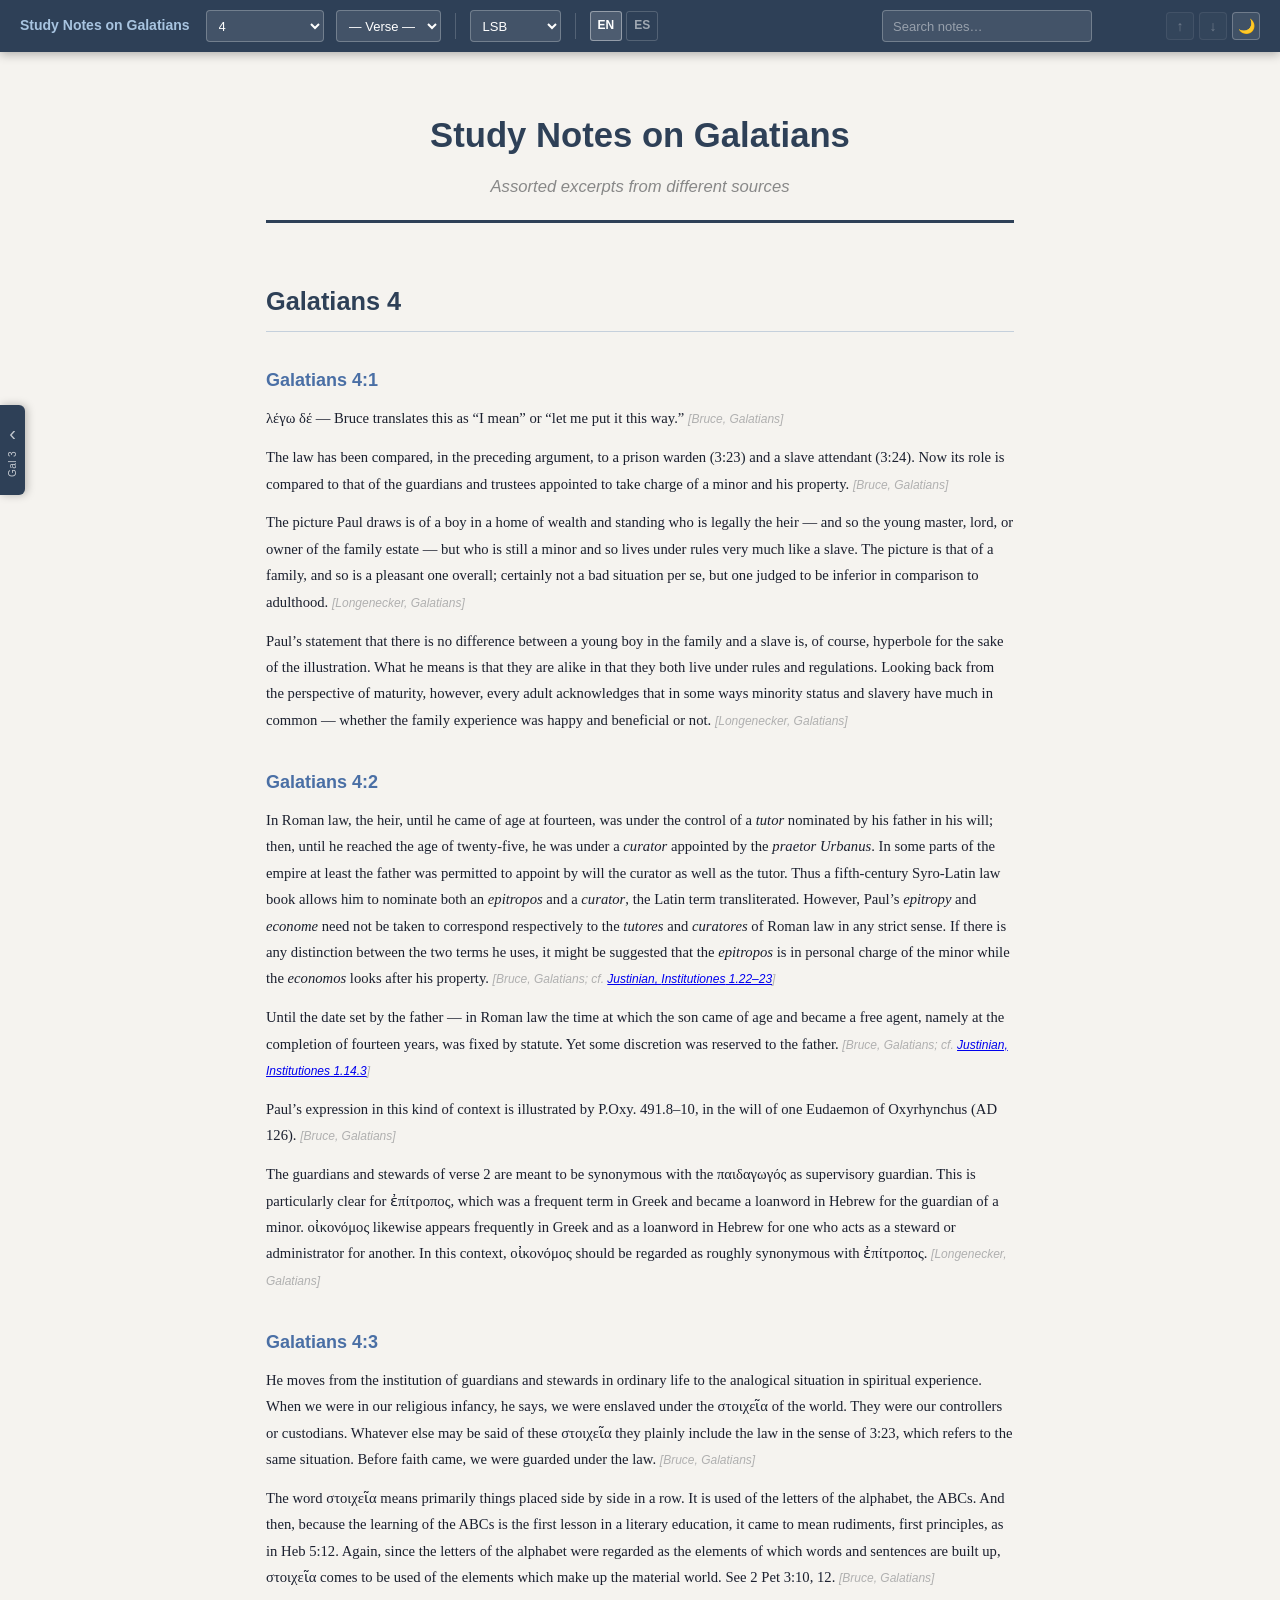
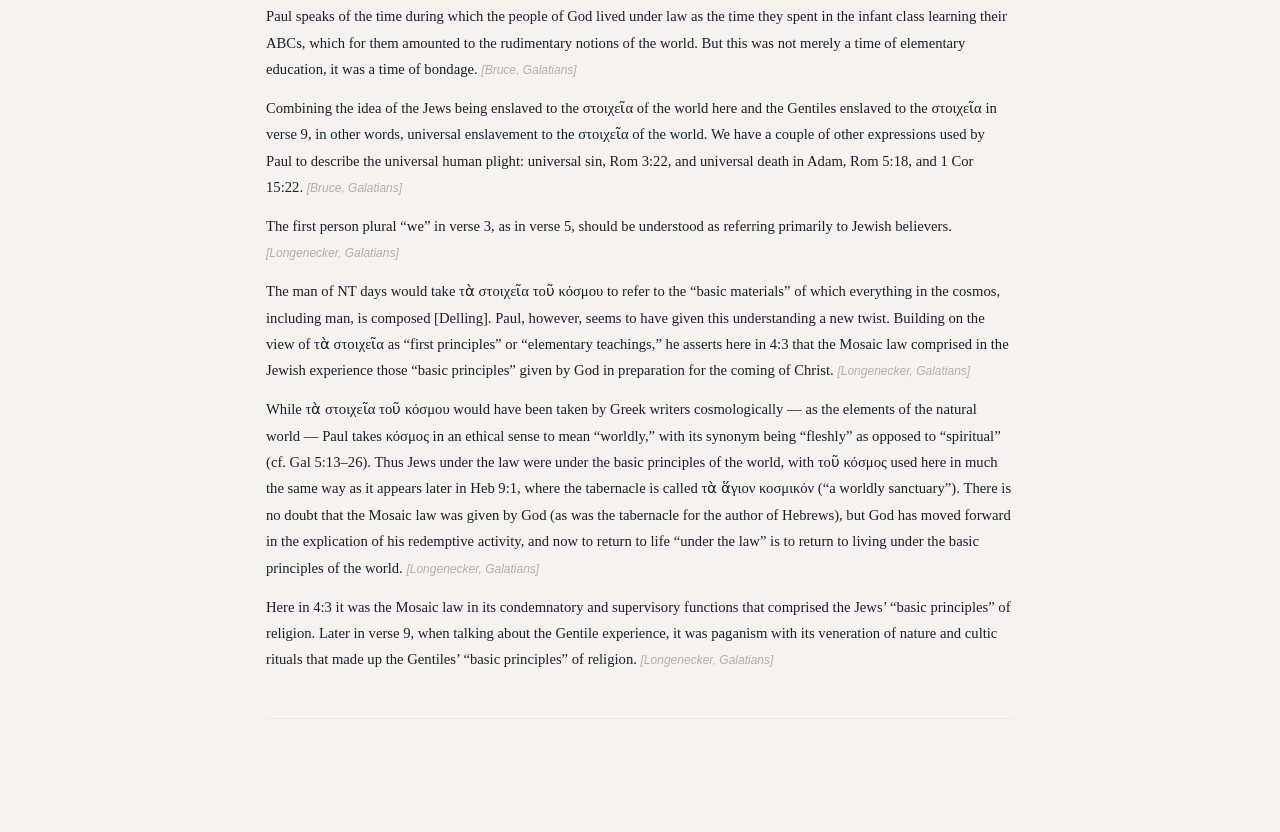
<file: gal4-en.html>
<!DOCTYPE html>
<html lang="en" data-lang="en" data-chapter="4">
<head>
<meta charset="UTF-8">
<meta name="viewport" content="width=device-width, initial-scale=1.0">
<title>Study Notes on Galatians &mdash; Galatians 4</title>
<link rel="stylesheet" href="galatians.css">
<script src="https://www.biblegateway.com/public/link-to-us/tooltips/bglinks.js"></script>
</head>
<body>

<nav id="topbar"></nav>
<button class="chap-nav chap-prev" id="chapPrev"></button>
<button class="chap-nav chap-next" id="chapNext"></button>

<main class="page" id="content">

<p class="doc-title">Study Notes on Galatians</p>
<p class="doc-subtitle">Assorted excerpts from different sources</p>
<hr class="divider">

<!-- §GAL-4 -->
<h1 id="gal-4">Galatians 4</h1>

<!-- §GAL-4-1 -->
<h2 id="gal-4-1">Galatians 4:1</h2>

<p>&lambda;έ&gamma;&omega; δέ &mdash; Bruce translates this as &ldquo;I mean&rdquo; or &ldquo;let me put it this way.&rdquo; <span class="src">[Bruce, Galatians]</span></p>

<p>The law has been compared, in the preceding argument, to a prison warden (3:23) and a slave attendant (3:24). Now its role is compared to that of the guardians and trustees appointed to take charge of a minor and his property. <span class="src">[Bruce, Galatians]</span></p>

<p>The picture Paul draws is of a boy in a home of wealth and standing who is legally the heir &mdash; and so the young master, lord, or owner of the family estate &mdash; but who is still a minor and so lives under rules very much like a slave. The picture is that of a family, and so is a pleasant one overall; certainly not a bad situation per se, but one judged to be inferior in comparison to adulthood. <span class="src">[Longenecker, Galatians]</span></p>

<p>Paul&rsquo;s statement that there is no difference between a young boy in the family and a slave is, of course, hyperbole for the sake of the illustration. What he means is that they are alike in that they both live under rules and regulations. Looking back from the perspective of maturity, however, every adult acknowledges that in some ways minority status and slavery have much in common &mdash; whether the family experience was happy and beneficial or not. <span class="src">[Longenecker, Galatians]</span></p>

<!-- §GAL-4-2 -->
<h2 id="gal-4-2">Galatians 4:2</h2>

<p>In Roman law, the heir, until he came of age at fourteen, was under the control of a <em>tutor</em> nominated by his father in his will; then, until he reached the age of twenty-five, he was under a <em>curator</em> appointed by the <em>praetor Urbanus</em>. In some parts of the empire at least the father was permitted to appoint by will the curator as well as the tutor. Thus a fifth-century Syro-Latin law book allows him to nominate both an <em>epitropos</em> and a <em>curator</em>, the Latin term transliterated. However, Paul&rsquo;s <em>epitropy</em> and <em>econome</em> need not be taken to correspond respectively to the <em>tutores</em> and <em>curatores</em> of Roman law in any strict sense. If there is any distinction between the two terms he uses, it might be suggested that the <em>epitropos</em> is in personal charge of the minor while the <em>economos</em> looks after his property. <span class="src">[Bruce, Galatians; cf. <a href="appendix-en.html#justinian-inst-1-22">Justinian, <cite>Institutiones</cite> 1.22&ndash;23</a>]</span></p>

<p>Until the date set by the father &mdash; in Roman law the time at which the son came of age and became a free agent, namely at the completion of fourteen years, was fixed by statute. Yet some discretion was reserved to the father. <span class="src">[Bruce, Galatians; cf. <a href="appendix-en.html#justinian-inst-1-14">Justinian, <cite>Institutiones</cite> 1.14.3</a>]</span></p>

<p>Paul&rsquo;s expression in this kind of context is illustrated by P.Oxy. 491.8&ndash;10, in the will of one Eudaemon of Oxyrhynchus (AD 126). <span class="src">[Bruce, Galatians]</span></p>

<p>The guardians and stewards of verse 2 are meant to be synonymous with the &#960;&#945;&#953;&#948;&#945;&#947;&#969;&#947;ό&#962; as supervisory guardian. This is particularly clear for &#7952;&#960;ί&#964;&#961;&#959;&#960;&#959;&#962;, which was a frequent term in Greek and became a loanword in Hebrew for the guardian of a minor. &#959;&#7984;&#954;&#959;&#957;ό&#956;&#959;&#962; likewise appears frequently in Greek and as a loanword in Hebrew for one who acts as a steward or administrator for another. In this context, &#959;&#7984;&#954;&#959;&#957;ό&#956;&#959;&#962; should be regarded as roughly synonymous with &#7952;&#960;ί&#964;&#961;&#959;&#960;&#959;&#962;. <span class="src">[Longenecker, Galatians]</span></p>

<!-- §GAL-4-3 -->
<h2 id="gal-4-3">Galatians 4:3</h2>

<p>He moves from the institution of guardians and stewards in ordinary life to the analogical situation in spiritual experience. When we were in our religious infancy, he says, we were enslaved under the &#963;&#964;&#959;&#953;&#967;&#949;&#8150;&#945; of the world. They were our controllers or custodians. Whatever else may be said of these &#963;&#964;&#959;&#953;&#967;&#949;&#8150;&#945; they plainly include the law in the sense of 3:23, which refers to the same situation. Before faith came, we were guarded under the law. <span class="src">[Bruce, Galatians]</span></p>

<p>The word &#963;&#964;&#959;&#953;&#967;&#949;&#8150;&#945; means primarily things placed side by side in a row. It is used of the letters of the alphabet, the ABCs. And then, because the learning of the ABCs is the first lesson in a literary education, it came to mean rudiments, first principles, as in Heb 5:12. Again, since the letters of the alphabet were regarded as the elements of which words and sentences are built up, &#963;&#964;&#959;&#953;&#967;&#949;&#8150;&#945; comes to be used of the elements which make up the material world. See 2 Pet 3:10, 12. <span class="src">[Bruce, Galatians]</span></p>

<p>Paul speaks of the time during which the people of God lived under law as the time they spent in the infant class learning their ABCs, which for them amounted to the rudimentary notions of the world. But this was not merely a time of elementary education, it was a time of bondage. <span class="src">[Bruce, Galatians]</span></p>

<p>Combining the idea of the Jews being enslaved to the &#963;&#964;&#959;&#953;&#967;&#949;&#8150;&#945; of the world here and the Gentiles enslaved to the &#963;&#964;&#959;&#953;&#967;&#949;&#8150;&#945; in verse 9, in other words, universal enslavement to the &#963;&#964;&#959;&#953;&#967;&#949;&#8150;&#945; of the world. We have a couple of other expressions used by Paul to describe the universal human plight: universal sin, Rom 3:22, and universal death in Adam, Rom 5:18, and 1 Cor 15:22. <span class="src">[Bruce, Galatians]</span></p>

<p>The first person plural &ldquo;we&rdquo; in verse 3, as in verse 5, should be understood as referring primarily to Jewish believers. <span class="src">[Longenecker, Galatians]</span></p>

<p>The man of NT days would take &#964;&#8048; &#963;&#964;&#959;&#953;&#967;&#949;&#8150;&#945; &#964;&#959;&#8166; &#954;ό&#963;&#956;&#959;&#965; to refer to the &ldquo;basic materials&rdquo; of which everything in the cosmos, including man, is composed [Delling]. Paul, however, seems to have given this understanding a new twist. Building on the view of &#964;&#8048; &#963;&#964;&#959;&#953;&#967;&#949;&#8150;&#945; as &ldquo;first principles&rdquo; or &ldquo;elementary teachings,&rdquo; he asserts here in 4:3 that the Mosaic law comprised in the Jewish experience those &ldquo;basic principles&rdquo; given by God in preparation for the coming of Christ. <span class="src">[Longenecker, Galatians]</span></p>

<p>While &#964;&#8048; &#963;&#964;&#959;&#953;&#967;&#949;&#8150;&#945; &#964;&#959;&#8166; &#954;ό&#963;&#956;&#959;&#965; would have been taken by Greek writers cosmologically &mdash; as the elements of the natural world &mdash; Paul takes &#954;ό&#963;&#956;&#959;&#962; in an ethical sense to mean &ldquo;worldly,&rdquo; with its synonym being &ldquo;fleshly&rdquo; as opposed to &ldquo;spiritual&rdquo; (cf. Gal 5:13&ndash;26). Thus Jews under the law were under the basic principles of the world, with &#964;&#959;&#8166; &#954;ό&#963;&#956;&#959;&#962; used here in much the same way as it appears later in Heb 9:1, where the tabernacle is called &#964;&#8048; &#7941;&#947;&#953;&#959;&#957; &#954;&#959;&#963;&#956;&#953;&#954;ό&#957; (&ldquo;a worldly sanctuary&rdquo;). There is no doubt that the Mosaic law was given by God (as was the tabernacle for the author of Hebrews), but God has moved forward in the explication of his redemptive activity, and now to return to life &ldquo;under the law&rdquo; is to return to living under the basic principles of the world. <span class="src">[Longenecker, Galatians]</span></p>

<p>Here in 4:3 it was the Mosaic law in its condemnatory and supervisory functions that comprised the Jews&rsquo; &ldquo;basic principles&rdquo; of religion. Later in verse 9, when talking about the Gentile experience, it was paganism with its veneration of nature and cultic rituals that made up the Gentiles&rsquo; &ldquo;basic principles&rdquo; of religion. <span class="src">[Longenecker, Galatians]</span></p>

<p class="timestamp" id="lastmod"></p>

</main>

<script src="nav.js"></script>
<script src="galatians.js"></script>
</body>
</html>
</file>
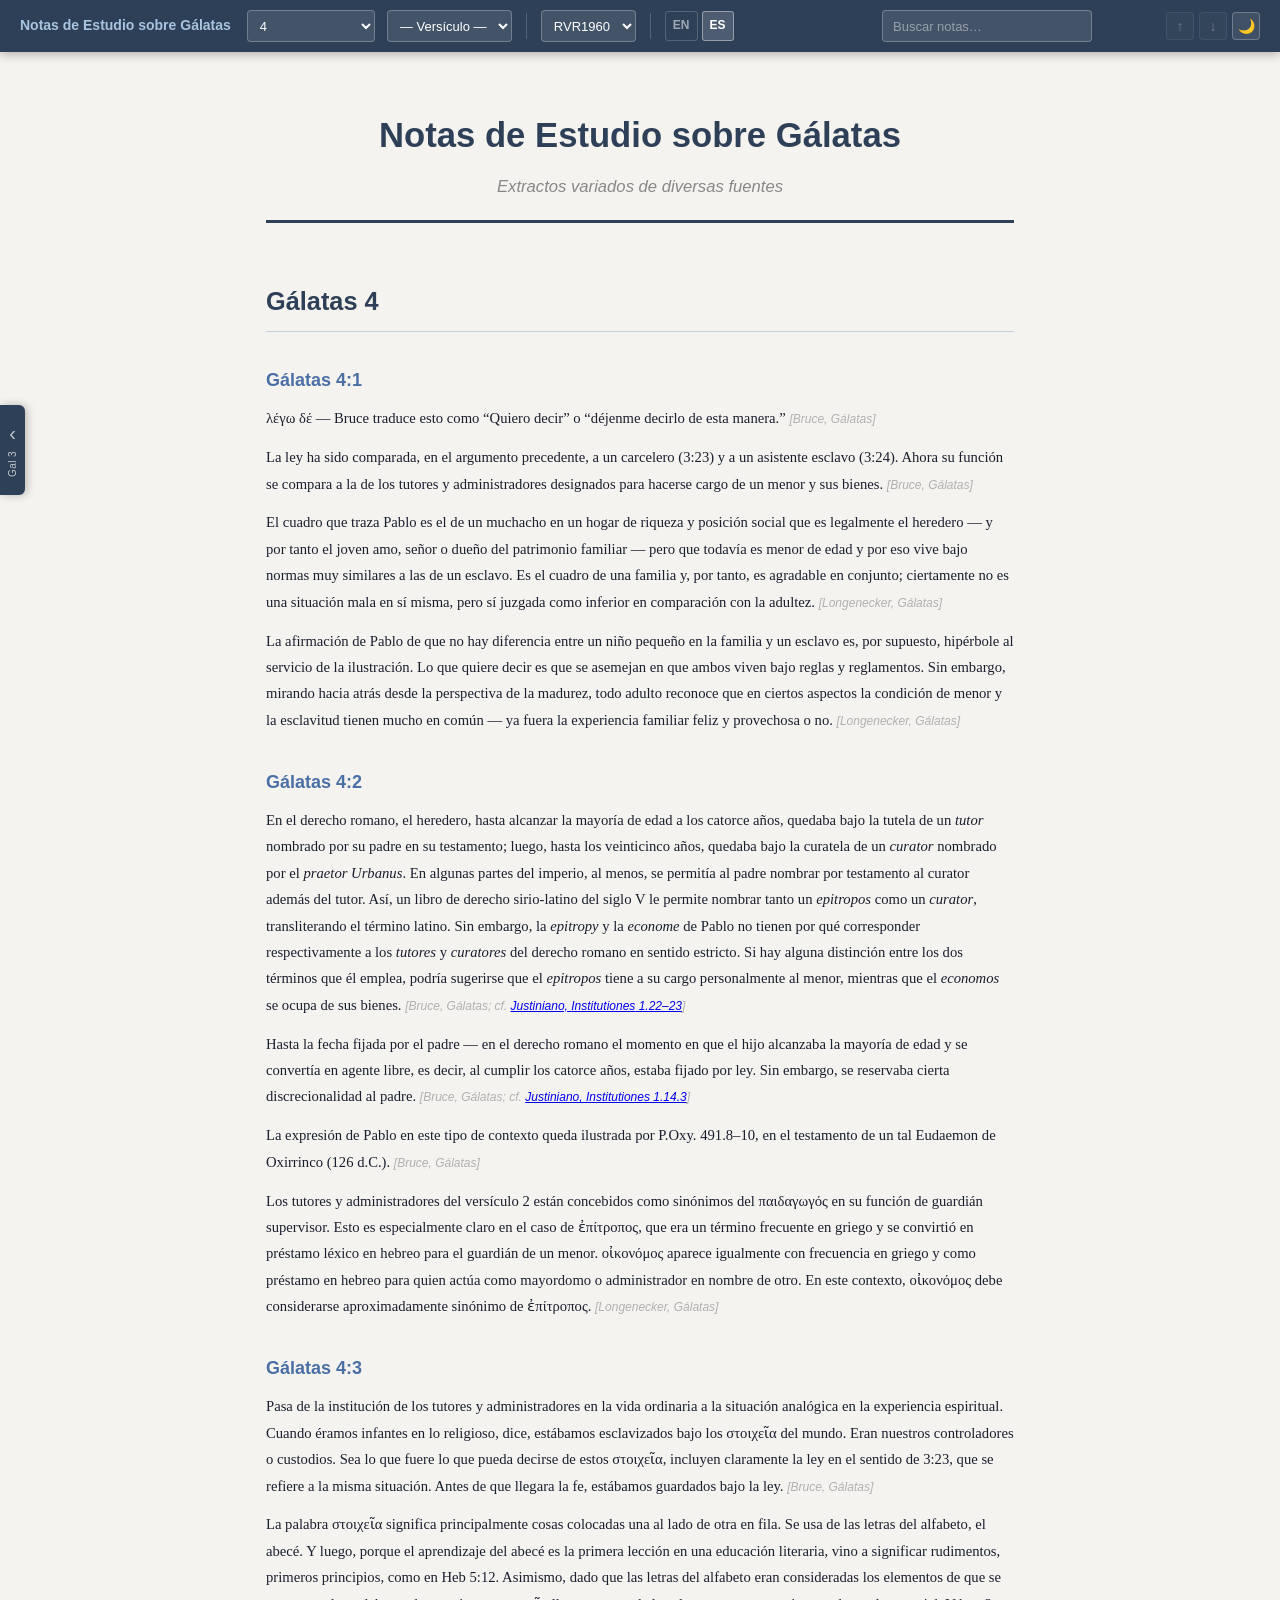
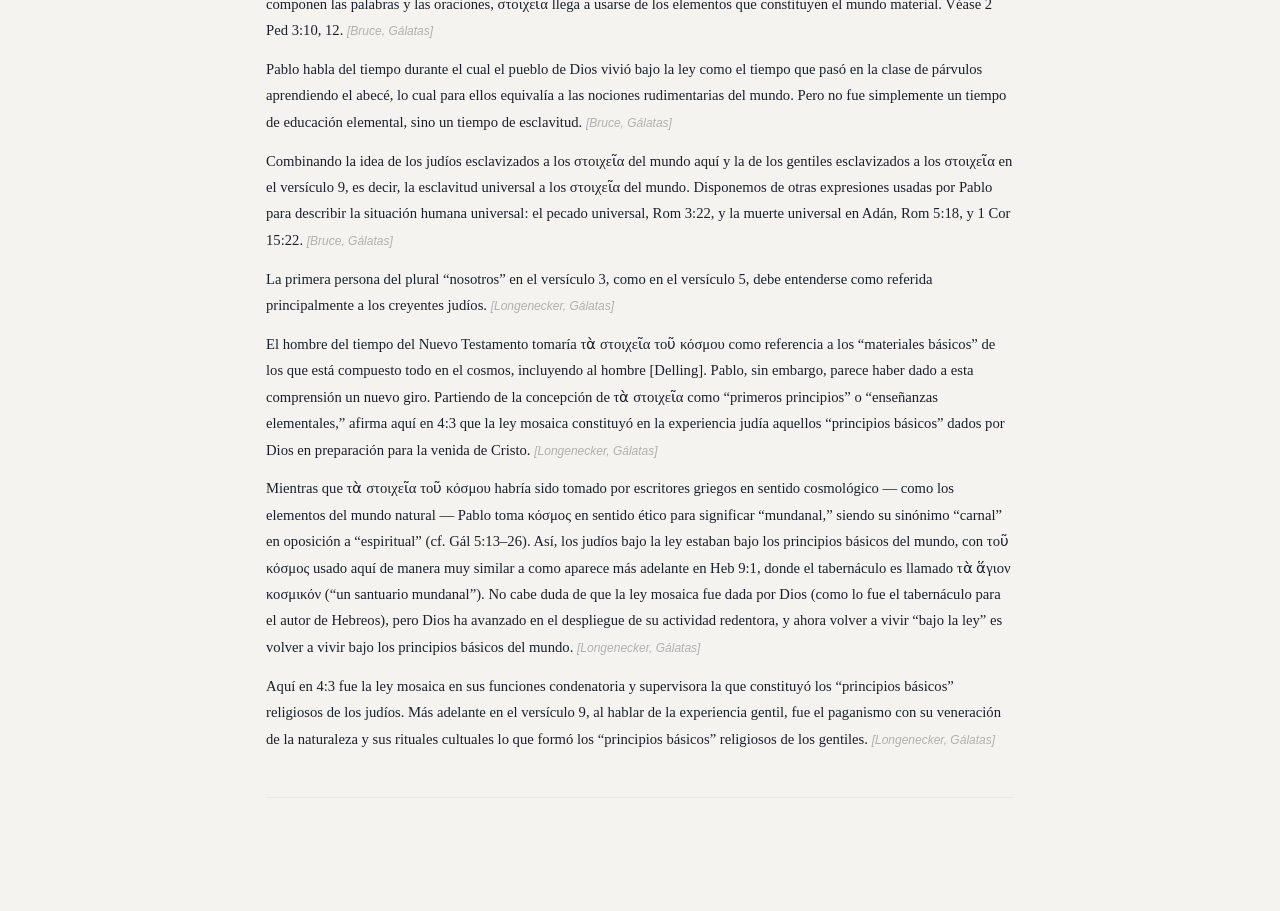
<file: gal4-es.html>
<!DOCTYPE html>
<html lang="es" data-lang="es" data-chapter="4">
<head>
<meta charset="UTF-8">
<meta name="viewport" content="width=device-width, initial-scale=1.0">
<title>Notas de Estudio sobre G&aacute;latas &mdash; G&aacute;latas 4</title>
<link rel="stylesheet" href="galatians.css">
<script src="https://www.biblegateway.com/public/link-to-us/tooltips/bglinks.js"></script>
</head>
<body>

<nav id="topbar"></nav>
<button class="chap-nav chap-prev" id="chapPrev"></button>
<button class="chap-nav chap-next" id="chapNext"></button>

<main class="page" id="content">

<p class="doc-title">Notas de Estudio sobre G&aacute;latas</p>
<p class="doc-subtitle">Extractos variados de diversas fuentes</p>
<hr class="divider">

<!-- §GAL-4 -->
<h1 id="gal-4">Gálatas 4</h1>

<!-- §GAL-4-1 -->
<h2 id="gal-4-1">Gálatas 4:1</h2>

<p>&lambda;έ&gamma;&omega; δέ &mdash; Bruce traduce esto como &ldquo;Quiero decir&rdquo; o &ldquo;déjenme decirlo de esta manera.&rdquo; <span class="src">[Bruce, Gálatas]</span></p>

<p>La ley ha sido comparada, en el argumento precedente, a un carcelero (3:23) y a un asistente esclavo (3:24). Ahora su función se compara a la de los tutores y administradores designados para hacerse cargo de un menor y sus bienes. <span class="src">[Bruce, Gálatas]</span></p>

<p>El cuadro que traza Pablo es el de un muchacho en un hogar de riqueza y posición social que es legalmente el heredero &mdash; y por tanto el joven amo, señor o dueño del patrimonio familiar &mdash; pero que todavía es menor de edad y por eso vive bajo normas muy similares a las de un esclavo. Es el cuadro de una familia y, por tanto, es agradable en conjunto; ciertamente no es una situación mala en sí misma, pero sí juzgada como inferior en comparación con la adultez. <span class="src">[Longenecker, Gálatas]</span></p>

<p>La afirmación de Pablo de que no hay diferencia entre un niño pequeño en la familia y un esclavo es, por supuesto, hipérbole al servicio de la ilustración. Lo que quiere decir es que se asemejan en que ambos viven bajo reglas y reglamentos. Sin embargo, mirando hacia atrás desde la perspectiva de la madurez, todo adulto reconoce que en ciertos aspectos la condición de menor y la esclavitud tienen mucho en común &mdash; ya fuera la experiencia familiar feliz y provechosa o no. <span class="src">[Longenecker, Gálatas]</span></p>

<!-- §GAL-4-2 -->
<h2 id="gal-4-2">Gálatas 4:2</h2>

<p>En el derecho romano, el heredero, hasta alcanzar la mayoría de edad a los catorce años, quedaba bajo la tutela de un <em>tutor</em> nombrado por su padre en su testamento; luego, hasta los veinticinco años, quedaba bajo la curatela de un <em>curator</em> nombrado por el <em>praetor Urbanus</em>. En algunas partes del imperio, al menos, se permitía al padre nombrar por testamento al curator además del tutor. Así, un libro de derecho sirio-latino del siglo V le permite nombrar tanto un <em>epitropos</em> como un <em>curator</em>, transliterando el término latino. Sin embargo, la <em>epitropy</em> y la <em>econome</em> de Pablo no tienen por qué corresponder respectivamente a los <em>tutores</em> y <em>curatores</em> del derecho romano en sentido estricto. Si hay alguna distinción entre los dos términos que él emplea, podría sugerirse que el <em>epitropos</em> tiene a su cargo personalmente al menor, mientras que el <em>economos</em> se ocupa de sus bienes. <span class="src">[Bruce, Gálatas; cf. <a href="appendix-en.html#justinian-inst-1-22">Justiniano, <cite>Institutiones</cite> 1.22&ndash;23</a>]</span></p>

<p>Hasta la fecha fijada por el padre &mdash; en el derecho romano el momento en que el hijo alcanzaba la mayoría de edad y se convertía en agente libre, es decir, al cumplir los catorce años, estaba fijado por ley. Sin embargo, se reservaba cierta discrecionalidad al padre. <span class="src">[Bruce, Gálatas; cf. <a href="appendix-en.html#justinian-inst-1-14">Justiniano, <cite>Institutiones</cite> 1.14.3</a>]</span></p>

<p>La expresión de Pablo en este tipo de contexto queda ilustrada por P.Oxy. 491.8&ndash;10, en el testamento de un tal Eudaemon de Oxirrinco (126 d.C.). <span class="src">[Bruce, Gálatas]</span></p>

<p>Los tutores y administradores del versículo 2 están concebidos como sinónimos del &#960;&#945;&#953;&#948;&#945;&#947;&#969;&#947;ό&#962; en su función de guardián supervisor. Esto es especialmente claro en el caso de &#7952;&#960;ί&#964;&#961;&#959;&#960;&#959;&#962;, que era un término frecuente en griego y se convirtió en préstamo léxico en hebreo para el guardián de un menor. &#959;&#7984;&#954;&#959;&#957;ό&#956;&#959;&#962; aparece igualmente con frecuencia en griego y como préstamo en hebreo para quien actúa como mayordomo o administrador en nombre de otro. En este contexto, &#959;&#7984;&#954;&#959;&#957;ό&#956;&#959;&#962; debe considerarse aproximadamente sinónimo de &#7952;&#960;ί&#964;&#961;&#959;&#960;&#959;&#962;. <span class="src">[Longenecker, Gálatas]</span></p>

<!-- §GAL-4-3 -->
<h2 id="gal-4-3">Gálatas 4:3</h2>

<p>Pasa de la institución de los tutores y administradores en la vida ordinaria a la situación analógica en la experiencia espiritual. Cuando éramos infantes en lo religioso, dice, estábamos esclavizados bajo los &#963;&#964;&#959;&#953;&#967;&#949;&#8150;&#945; del mundo. Eran nuestros controladores o custodios. Sea lo que fuere lo que pueda decirse de estos &#963;&#964;&#959;&#953;&#967;&#949;&#8150;&#945;, incluyen claramente la ley en el sentido de 3:23, que se refiere a la misma situación. Antes de que llegara la fe, estábamos guardados bajo la ley. <span class="src">[Bruce, Gálatas]</span></p>

<p>La palabra &#963;&#964;&#959;&#953;&#967;&#949;&#8150;&#945; significa principalmente cosas colocadas una al lado de otra en fila. Se usa de las letras del alfabeto, el abecé. Y luego, porque el aprendizaje del abecé es la primera lección en una educación literaria, vino a significar rudimentos, primeros principios, como en Heb 5:12. Asimismo, dado que las letras del alfabeto eran consideradas los elementos de que se componen las palabras y las oraciones, &#963;&#964;&#959;&#953;&#967;&#949;&#8150;&#945; llega a usarse de los elementos que constituyen el mundo material. Véase 2 Ped 3:10, 12. <span class="src">[Bruce, Gálatas]</span></p>

<p>Pablo habla del tiempo durante el cual el pueblo de Dios vivió bajo la ley como el tiempo que pasó en la clase de párvulos aprendiendo el abecé, lo cual para ellos equivalía a las nociones rudimentarias del mundo. Pero no fue simplemente un tiempo de educación elemental, sino un tiempo de esclavitud. <span class="src">[Bruce, Gálatas]</span></p>

<p>Combinando la idea de los judíos esclavizados a los &#963;&#964;&#959;&#953;&#967;&#949;&#8150;&#945; del mundo aquí y la de los gentiles esclavizados a los &#963;&#964;&#959;&#953;&#967;&#949;&#8150;&#945; en el versículo 9, es decir, la esclavitud universal a los &#963;&#964;&#959;&#953;&#967;&#949;&#8150;&#945; del mundo. Disponemos de otras expresiones usadas por Pablo para describir la situación humana universal: el pecado universal, Rom 3:22, y la muerte universal en Adán, Rom 5:18, y 1 Cor 15:22. <span class="src">[Bruce, Gálatas]</span></p>

<p>La primera persona del plural &ldquo;nosotros&rdquo; en el versículo 3, como en el versículo 5, debe entenderse como referida principalmente a los creyentes judíos. <span class="src">[Longenecker, Gálatas]</span></p>

<p>El hombre del tiempo del Nuevo Testamento tomaría &#964;&#8048; &#963;&#964;&#959;&#953;&#967;&#949;&#8150;&#945; &#964;&#959;&#8166; &#954;ό&#963;&#956;&#959;&#965; como referencia a los &ldquo;materiales básicos&rdquo; de los que está compuesto todo en el cosmos, incluyendo al hombre [Delling]. Pablo, sin embargo, parece haber dado a esta comprensión un nuevo giro. Partiendo de la concepción de &#964;&#8048; &#963;&#964;&#959;&#953;&#967;&#949;&#8150;&#945; como &ldquo;primeros principios&rdquo; o &ldquo;enseñanzas elementales,&rdquo; afirma aquí en 4:3 que la ley mosaica constituyó en la experiencia judía aquellos &ldquo;principios básicos&rdquo; dados por Dios en preparación para la venida de Cristo. <span class="src">[Longenecker, Gálatas]</span></p>

<p>Mientras que &#964;&#8048; &#963;&#964;&#959;&#953;&#967;&#949;&#8150;&#945; &#964;&#959;&#8166; &#954;ό&#963;&#956;&#959;&#965; habría sido tomado por escritores griegos en sentido cosmológico &mdash; como los elementos del mundo natural &mdash; Pablo toma &#954;ό&#963;&#956;&#959;&#962; en sentido ético para significar &ldquo;mundanal,&rdquo; siendo su sinónimo &ldquo;carnal&rdquo; en oposición a &ldquo;espiritual&rdquo; (cf. Gál 5:13&ndash;26). Así, los judíos bajo la ley estaban bajo los principios básicos del mundo, con &#964;&#959;&#8166; &#954;ό&#963;&#956;&#959;&#962; usado aquí de manera muy similar a como aparece más adelante en Heb 9:1, donde el tabernáculo es llamado &#964;&#8048; &#7941;&#947;&#953;&#959;&#957; &#954;&#959;&#963;&#956;&#953;&#954;ό&#957; (&ldquo;un santuario mundanal&rdquo;). No cabe duda de que la ley mosaica fue dada por Dios (como lo fue el tabernáculo para el autor de Hebreos), pero Dios ha avanzado en el despliegue de su actividad redentora, y ahora volver a vivir &ldquo;bajo la ley&rdquo; es volver a vivir bajo los principios básicos del mundo. <span class="src">[Longenecker, Gálatas]</span></p>

<p>Aquí en 4:3 fue la ley mosaica en sus funciones condenatoria y supervisora la que constituyó los &ldquo;principios básicos&rdquo; religiosos de los judíos. Más adelante en el versículo 9, al hablar de la experiencia gentil, fue el paganismo con su veneración de la naturaleza y sus rituales cultuales lo que formó los &ldquo;principios básicos&rdquo; religiosos de los gentiles. <span class="src">[Longenecker, Gálatas]</span></p>

<p class="timestamp" id="lastmod"></p>

</main>

<script src="nav.js"></script>
<script src="galatians.js"></script>
</body>
</html>
</file>
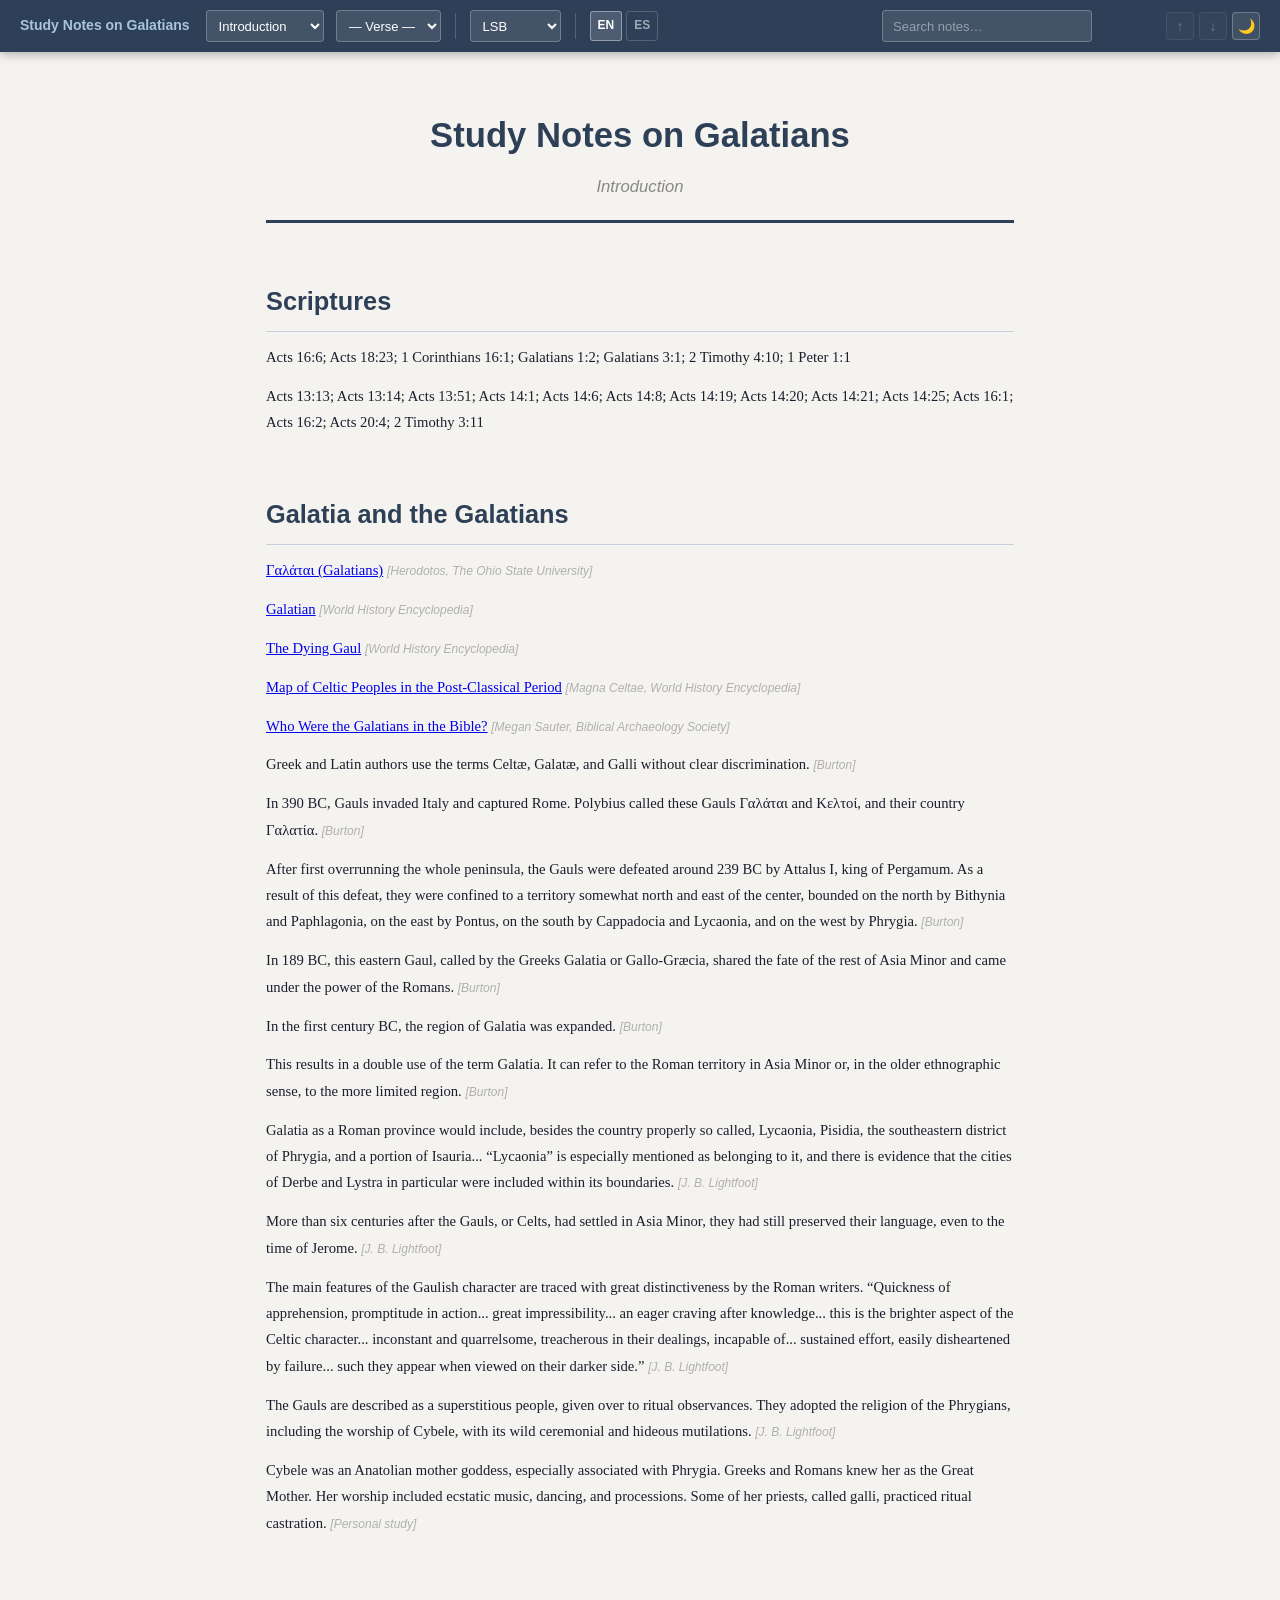
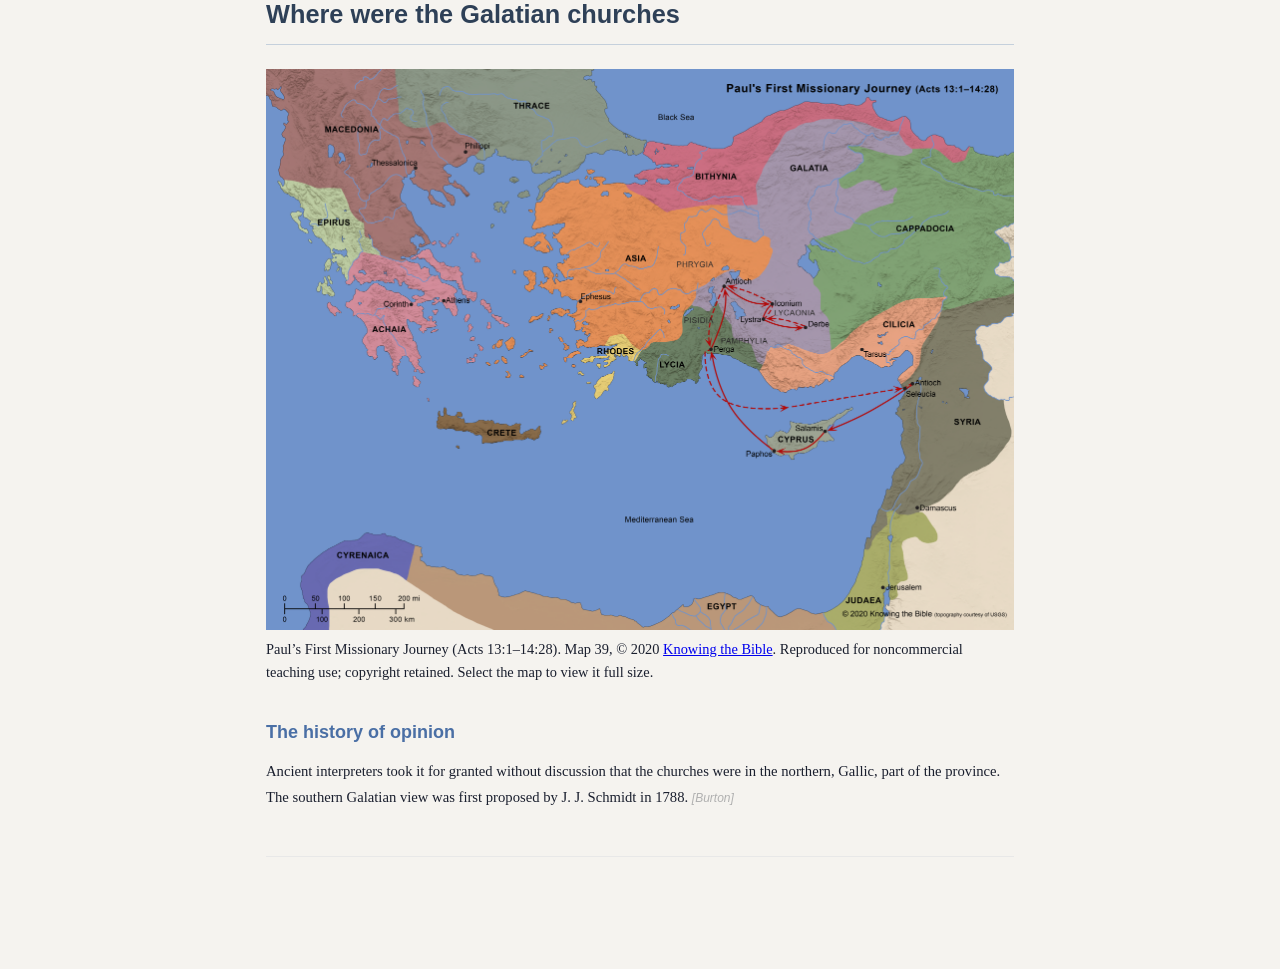
<file: introduction-en.html>
<!DOCTYPE html>
<html lang="en" data-lang="en" data-chapter="-3">
<head>
<meta charset="UTF-8">
<meta name="viewport" content="width=device-width, initial-scale=1.0">
<title>Study Notes on Galatians &mdash; Introduction</title>
<link rel="stylesheet" href="galatians.css?v=introduction-map-1">
<script src="https://www.biblegateway.com/public/link-to-us/tooltips/bglinks.js"></script>
</head>
<body>

<nav id="topbar"></nav>

<main class="page" id="content">

<p class="doc-title">Study Notes on Galatians</p>
<p class="doc-subtitle">Introduction</p>
<hr class="divider">

<h1 id="scriptures">Scriptures</h1>

<p><span>Acts 16:6</span>; <span>Acts 18:23</span>; <span>1 Corinthians 16:1</span>; <span>Galatians 1:2</span>; <span>Galatians 3:1</span>; <span>2 Timothy 4:10</span>; <span>1 Peter 1:1</span></p>

<p><span>Acts 13:13</span>; <span>Acts 13:14</span>; <span>Acts 13:51</span>; <span>Acts 14:1</span>; <span>Acts 14:6</span>; <span>Acts 14:8</span>; <span>Acts 14:19</span>; <span>Acts 14:20</span>; <span>Acts 14:21</span>; <span>Acts 14:25</span>; <span>Acts 16:1</span>; <span>Acts 16:2</span>; <span>Acts 20:4</span>; <span>2 Timothy 3:11</span></p>

<h1>Galatia and the Galatians</h1>

<p><a href="https://u.osu.edu/herodotos/%CE%B3%CE%B1%CE%BB%CE%AC%CF%84%CE%B1%CE%B9/" target="_blank" rel="noopener">&#915;&#945;&#955;&#940;&#964;&#945;&#953; (Galatians)</a> <span class="src">[Herodotos, The Ohio State University]</span></p>

<p><a href="https://www.worldhistory.org/image/4455/galatian/" target="_blank" rel="noopener">Galatian</a> <span class="src">[World History Encyclopedia]</span></p>

<p><a href="https://www.worldhistory.org/image/205/the-dying-gaul/" target="_blank" rel="noopener">The Dying Gaul</a> <span class="src">[World History Encyclopedia]</span></p>

<p><a href="https://www.worldhistory.org/image/10810/map-of-celtic-peoples-in-the-post-classical-period/" target="_blank" rel="noopener">Map of Celtic Peoples in the Post-Classical Period</a> <span class="src">[Magna Celtae, World History Encyclopedia]</span></p>

<p><a href="https://www.biblicalarchaeology.org/daily/biblical-topics/new-testament/who-were-the-galatians-in-the-bible/" target="_blank" rel="noopener">Who Were the Galatians in the Bible?</a> <span class="src">[Megan Sauter, Biblical Archaeology Society]</span></p>

<p id="intro-1">Greek and Latin authors use the terms Celt&aelig;, Galat&aelig;, and Galli without clear discrimination. <span class="src">[Burton]</span></p>

<p id="intro-2">In 390 BC, Gauls invaded Italy and captured Rome. Polybius called these Gauls &#915;&#945;&#955;&#940;&#964;&#945;&#953; and &#922;&#949;&#955;&#964;&#959;&#943;, and their country &#915;&#945;&#955;&#945;&#964;&#943;&#945;. <span class="src">[Burton]</span></p>

<p id="intro-3">After first overrunning the whole peninsula, the Gauls were defeated around 239 BC by Attalus I, king of Pergamum. As a result of this defeat, they were confined to a territory somewhat north and east of the center, bounded on the north by Bithynia and Paphlagonia, on the east by Pontus, on the south by Cappadocia and Lycaonia, and on the west by Phrygia. <span class="src">[Burton]</span></p>

<p id="intro-4">In 189 BC, this eastern Gaul, called by the Greeks Galatia or Gallo-Gr&aelig;cia, shared the fate of the rest of Asia Minor and came under the power of the Romans. <span class="src">[Burton]</span></p>

<p id="intro-5">In the first century BC, the region of Galatia was expanded. <span class="src">[Burton]</span></p>

<p id="intro-6">This results in a double use of the term Galatia. It can refer to the Roman territory in Asia Minor or, in the older ethnographic sense, to the more limited region. <span class="src">[Burton]</span></p>

<p>Galatia as a Roman province would include, besides the country properly so called, Lycaonia, Pisidia, the southeastern district of Phrygia, and a portion of Isauria... “Lycaonia” is especially mentioned as belonging to it, and there is evidence that the cities of Derbe and Lystra in particular were included within its boundaries. <span class="src">[J. B. Lightfoot]</span></p>
<p>More than six centuries after the Gauls, or Celts, had settled in Asia Minor, they had still preserved their language, even to the time of Jerome. <span class="src">[J. B. Lightfoot]</span></p>

<p>The main features of the Gaulish character are traced with great distinctiveness by the Roman writers. &ldquo;Quickness of apprehension, promptitude in action... great impressibility... an eager craving after knowledge... this is the brighter aspect of the Celtic character... inconstant and quarrelsome, treacherous in their dealings, incapable of... sustained effort, easily disheartened by failure... such they appear when viewed on their darker side.&rdquo; <span class="src">[J. B. Lightfoot]</span></p>

<p>The Gauls are described as a superstitious people, given over to ritual observances. They adopted the religion of the Phrygians, including the worship of Cybele, with its wild ceremonial and hideous mutilations. <span class="src">[J. B. Lightfoot]</span></p>

<p>Cybele was an Anatolian mother goddess, especially associated with Phrygia. Greeks and Romans knew her as the Great Mother. Her worship included ecstatic music, dancing, and processions. Some of her priests, called galli, practiced ritual castration. <span class="src">[Personal study]</span></p>

<h1>Where were the Galatian churches</h1>

<figure class="introduction-map">
<a href="assets/39-pauls-first-missionary-journey.png" target="_blank" rel="noopener"><img src="assets/39-pauls-first-missionary-journey.png" width="6000" height="4500" loading="lazy" alt="Map of Paul's first missionary journey from Antioch in Syria through Cyprus, Perga, Pisidian Antioch, Iconium, Lystra, and Derbe, with the return route."></a>
<figcaption>Paul&rsquo;s First Missionary Journey (Acts 13:1&ndash;14:28). Map 39, &copy; 2020 <a href="https://www.knowingthebible.net/bible-maps" target="_blank" rel="noopener">Knowing the Bible</a>. Reproduced for noncommercial teaching use; copyright retained. Select the map to view it full size.</figcaption>
</figure>

<h2>The history of opinion</h2>
<p>Ancient interpreters took it for granted without discussion that the churches were in the northern, Gallic, part of the province. The southern Galatian view was first proposed by J. J. Schmidt in 1788. <span class="src">[Burton]</span></p>

<p class="timestamp" id="lastmod"></p>

</main>

<script src="nav.js"></script>
<script src="galatians.js"></script>
</body>
</html>
</file>
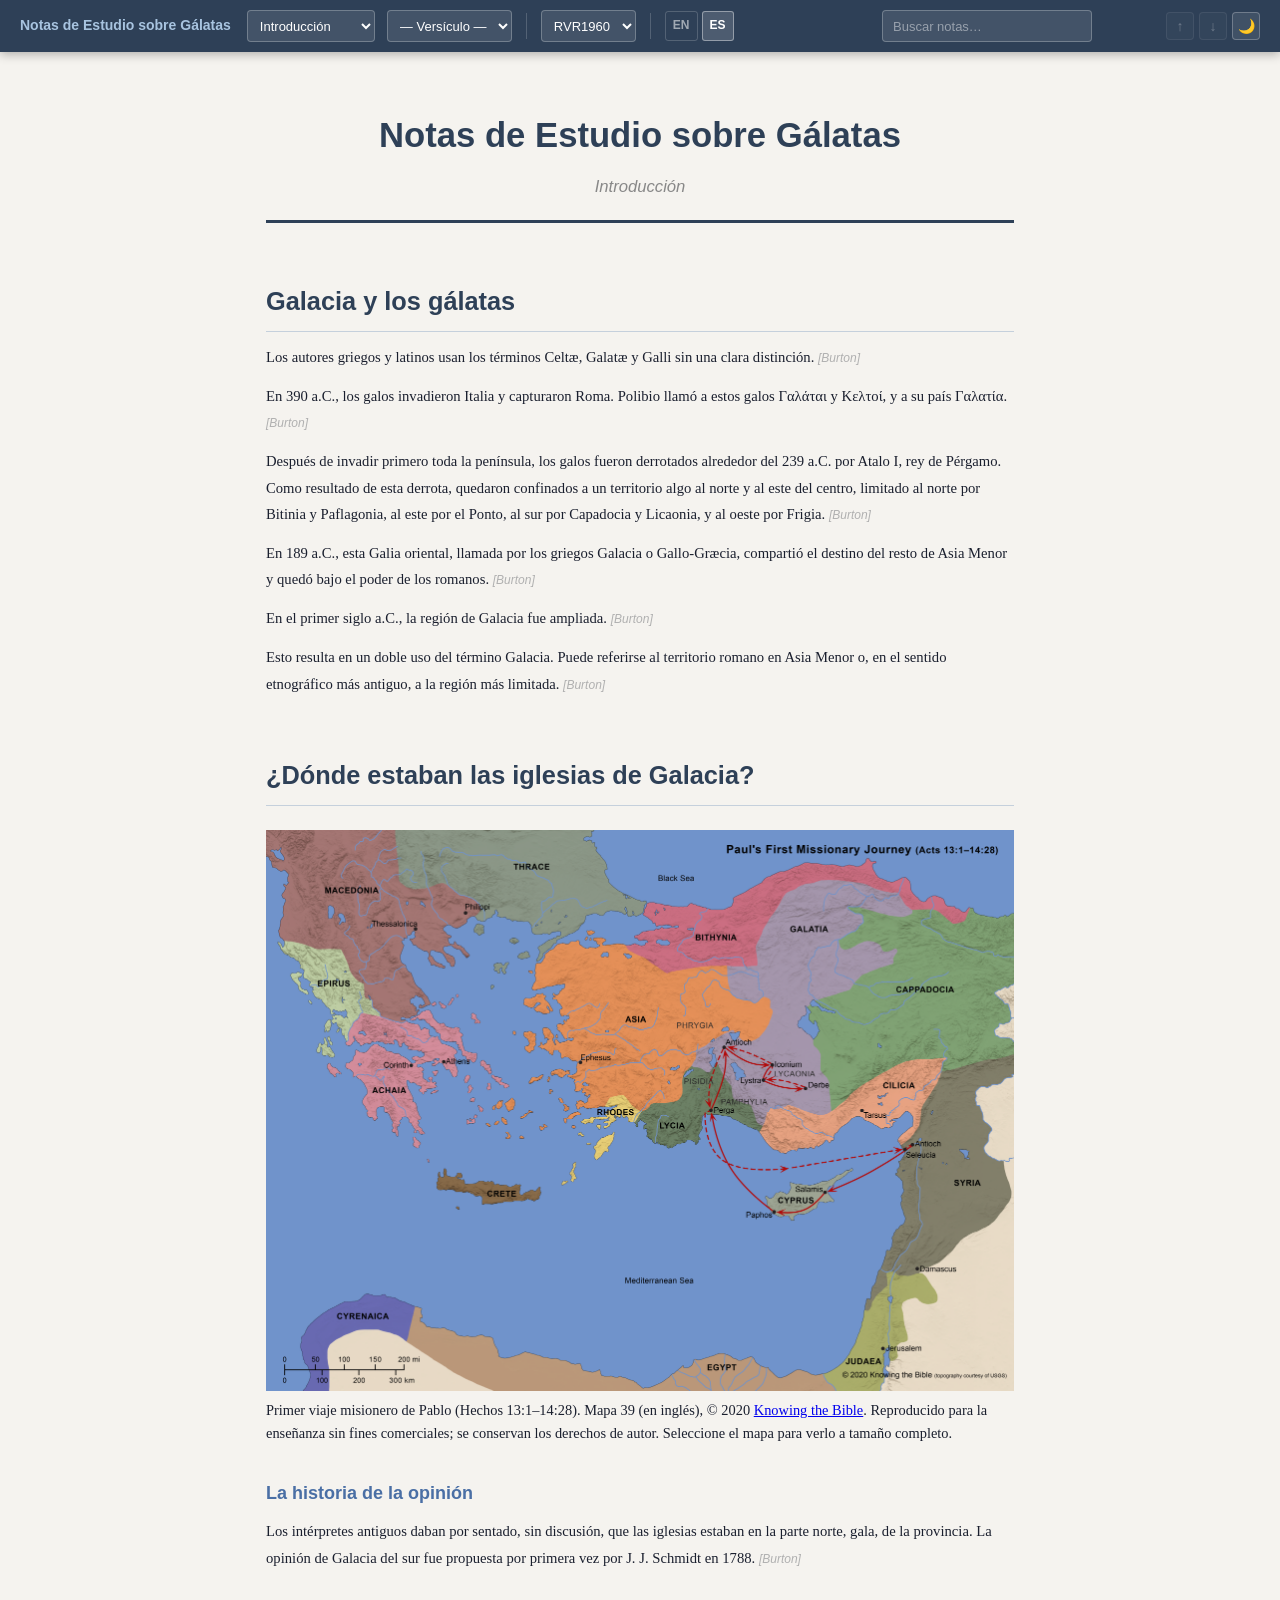
<file: introduction-es.html>
<!DOCTYPE html>
<html lang="es" data-lang="es" data-chapter="-3">
<head>
<meta charset="UTF-8">
<meta name="viewport" content="width=device-width, initial-scale=1.0">
<title>Notas de Estudio sobre G&aacute;latas &mdash; Introducci&oacute;n</title>
<link rel="stylesheet" href="galatians.css?v=introduction-map-1">
</head>
<body>

<nav id="topbar"></nav>

<main class="page" id="content">

<p class="doc-title">Notas de Estudio sobre G&aacute;latas</p>
<p class="doc-subtitle">Introducci&oacute;n</p>
<hr class="divider">

<h1>Galacia y los g&aacute;latas</h1>

<p id="intro-1">Los autores griegos y latinos usan los t&eacute;rminos Celt&aelig;, Galat&aelig; y Galli sin una clara distinci&oacute;n. <span class="src">[Burton]</span></p>

<p id="intro-2">En 390 a.C., los galos invadieron Italia y capturaron Roma. Polibio llam&oacute; a estos galos &#915;&#945;&#955;&#940;&#964;&#945;&#953; y &#922;&#949;&#955;&#964;&#959;&#943;, y a su pa&iacute;s &#915;&#945;&#955;&#945;&#964;&#943;&#945;. <span class="src">[Burton]</span></p>

<p id="intro-3">Despu&eacute;s de invadir primero toda la pen&iacute;nsula, los galos fueron derrotados alrededor del 239 a.C. por Atalo I, rey de P&eacute;rgamo. Como resultado de esta derrota, quedaron confinados a un territorio algo al norte y al este del centro, limitado al norte por Bitinia y Paflagonia, al este por el Ponto, al sur por Capadocia y Licaonia, y al oeste por Frigia. <span class="src">[Burton]</span></p>

<p id="intro-4">En 189 a.C., esta Galia oriental, llamada por los griegos Galacia o Gallo-Gr&aelig;cia, comparti&oacute; el destino del resto de Asia Menor y qued&oacute; bajo el poder de los romanos. <span class="src">[Burton]</span></p>

<p id="intro-5">En el primer siglo a.C., la regi&oacute;n de Galacia fue ampliada. <span class="src">[Burton]</span></p>

<p id="intro-6">Esto resulta en un doble uso del t&eacute;rmino Galacia. Puede referirse al territorio romano en Asia Menor o, en el sentido etnogr&aacute;fico m&aacute;s antiguo, a la regi&oacute;n m&aacute;s limitada. <span class="src">[Burton]</span></p>

<h1>&iquest;D&oacute;nde estaban las iglesias de Galacia?</h1>

<figure class="introduction-map">
<a href="assets/39-pauls-first-missionary-journey.png" target="_blank" rel="noopener"><img src="assets/39-pauls-first-missionary-journey.png" width="6000" height="4500" loading="lazy" alt="Mapa del primer viaje misionero de Pablo desde Antioqu&iacute;a de Siria por Chipre, Perge, Antioqu&iacute;a de Pisidia, Iconio, Listra y Derbe, con la ruta de regreso."></a>
<figcaption>Primer viaje misionero de Pablo (Hechos 13:1&ndash;14:28). Mapa 39 (en ingl&eacute;s), &copy; 2020 <a href="https://www.knowingthebible.net/bible-maps" target="_blank" rel="noopener">Knowing the Bible</a>. Reproducido para la ense&ntilde;anza sin fines comerciales; se conservan los derechos de autor. Seleccione el mapa para verlo a tama&ntilde;o completo.</figcaption>
</figure>

<h2>La historia de la opini&oacute;n</h2>
<p>Los int&eacute;rpretes antiguos daban por sentado, sin discusi&oacute;n, que las iglesias estaban en la parte norte, gala, de la provincia. La opini&oacute;n de Galacia del sur fue propuesta por primera vez por J. J. Schmidt en 1788. <span class="src">[Burton]</span></p>

<p class="timestamp" id="lastmod"></p>

</main>

<script src="nav.js"></script>
<script src="galatians.js"></script>
</body>
</html>
</file>
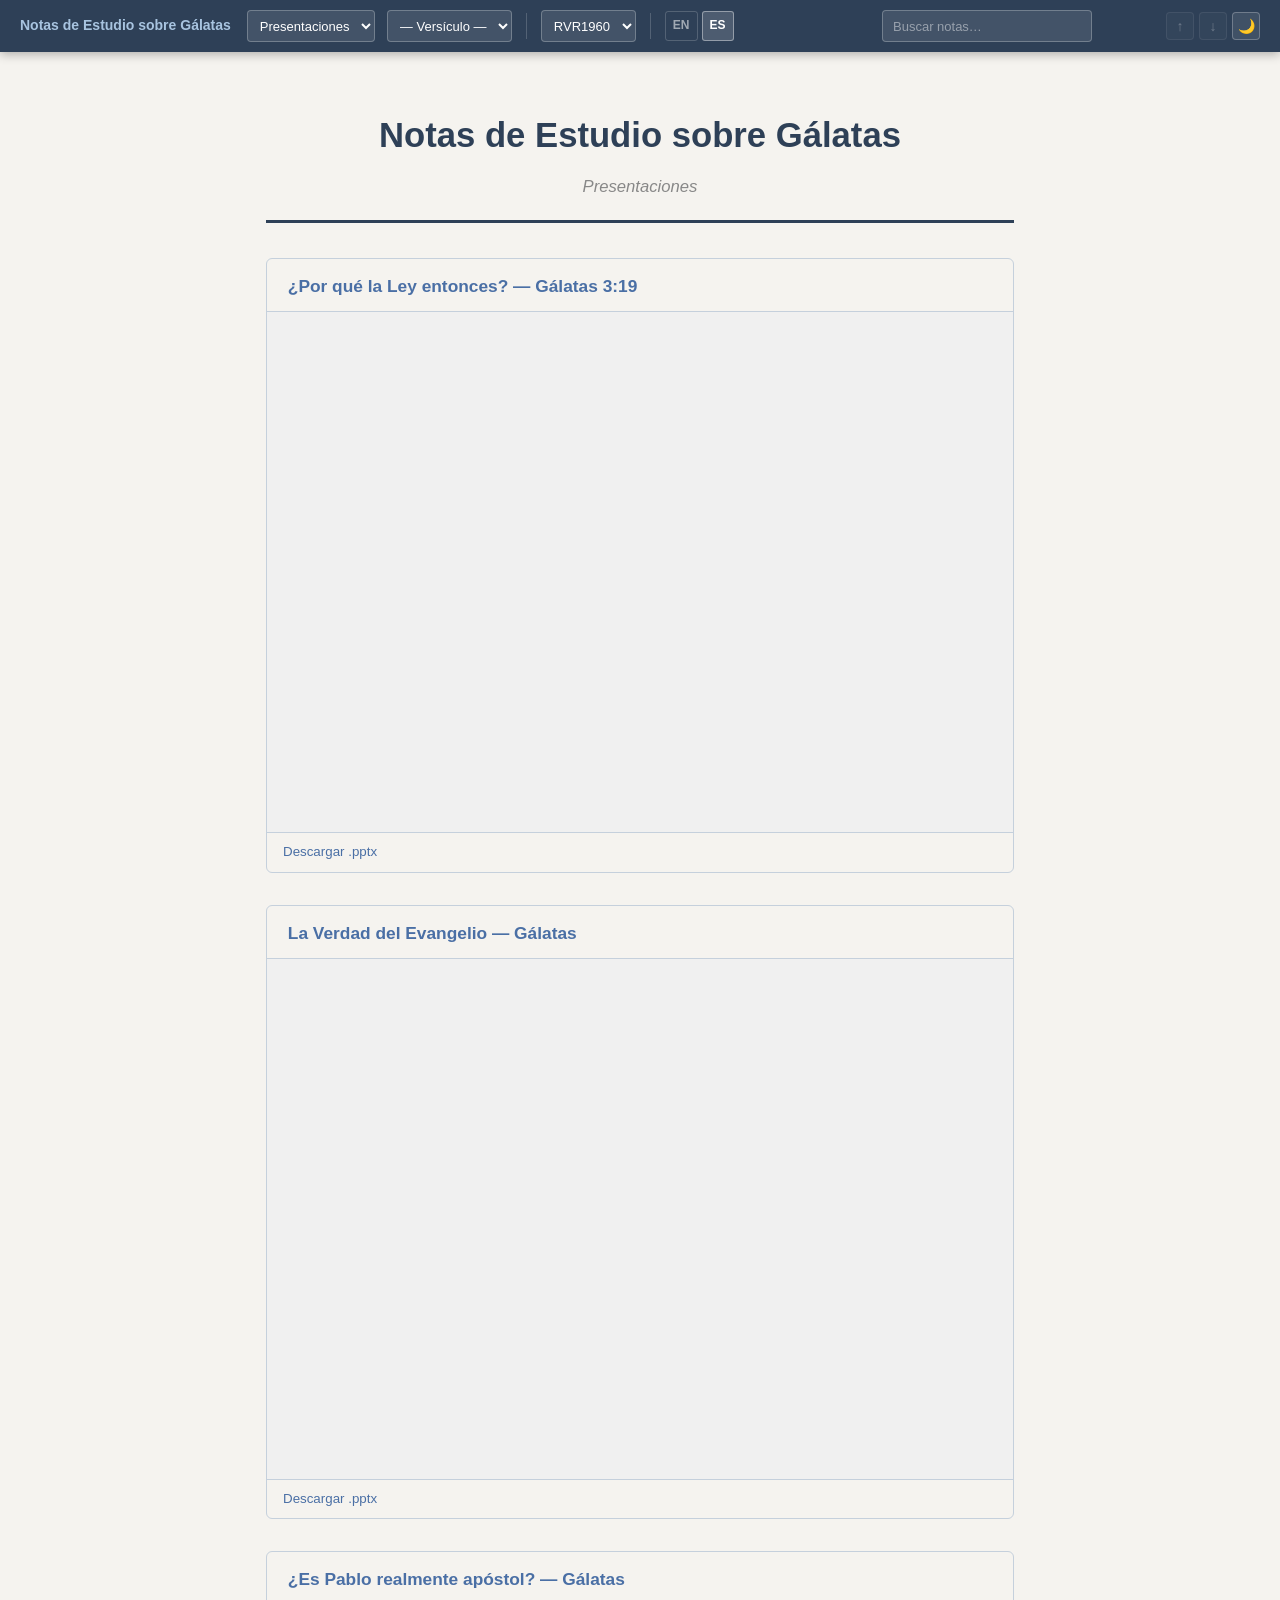
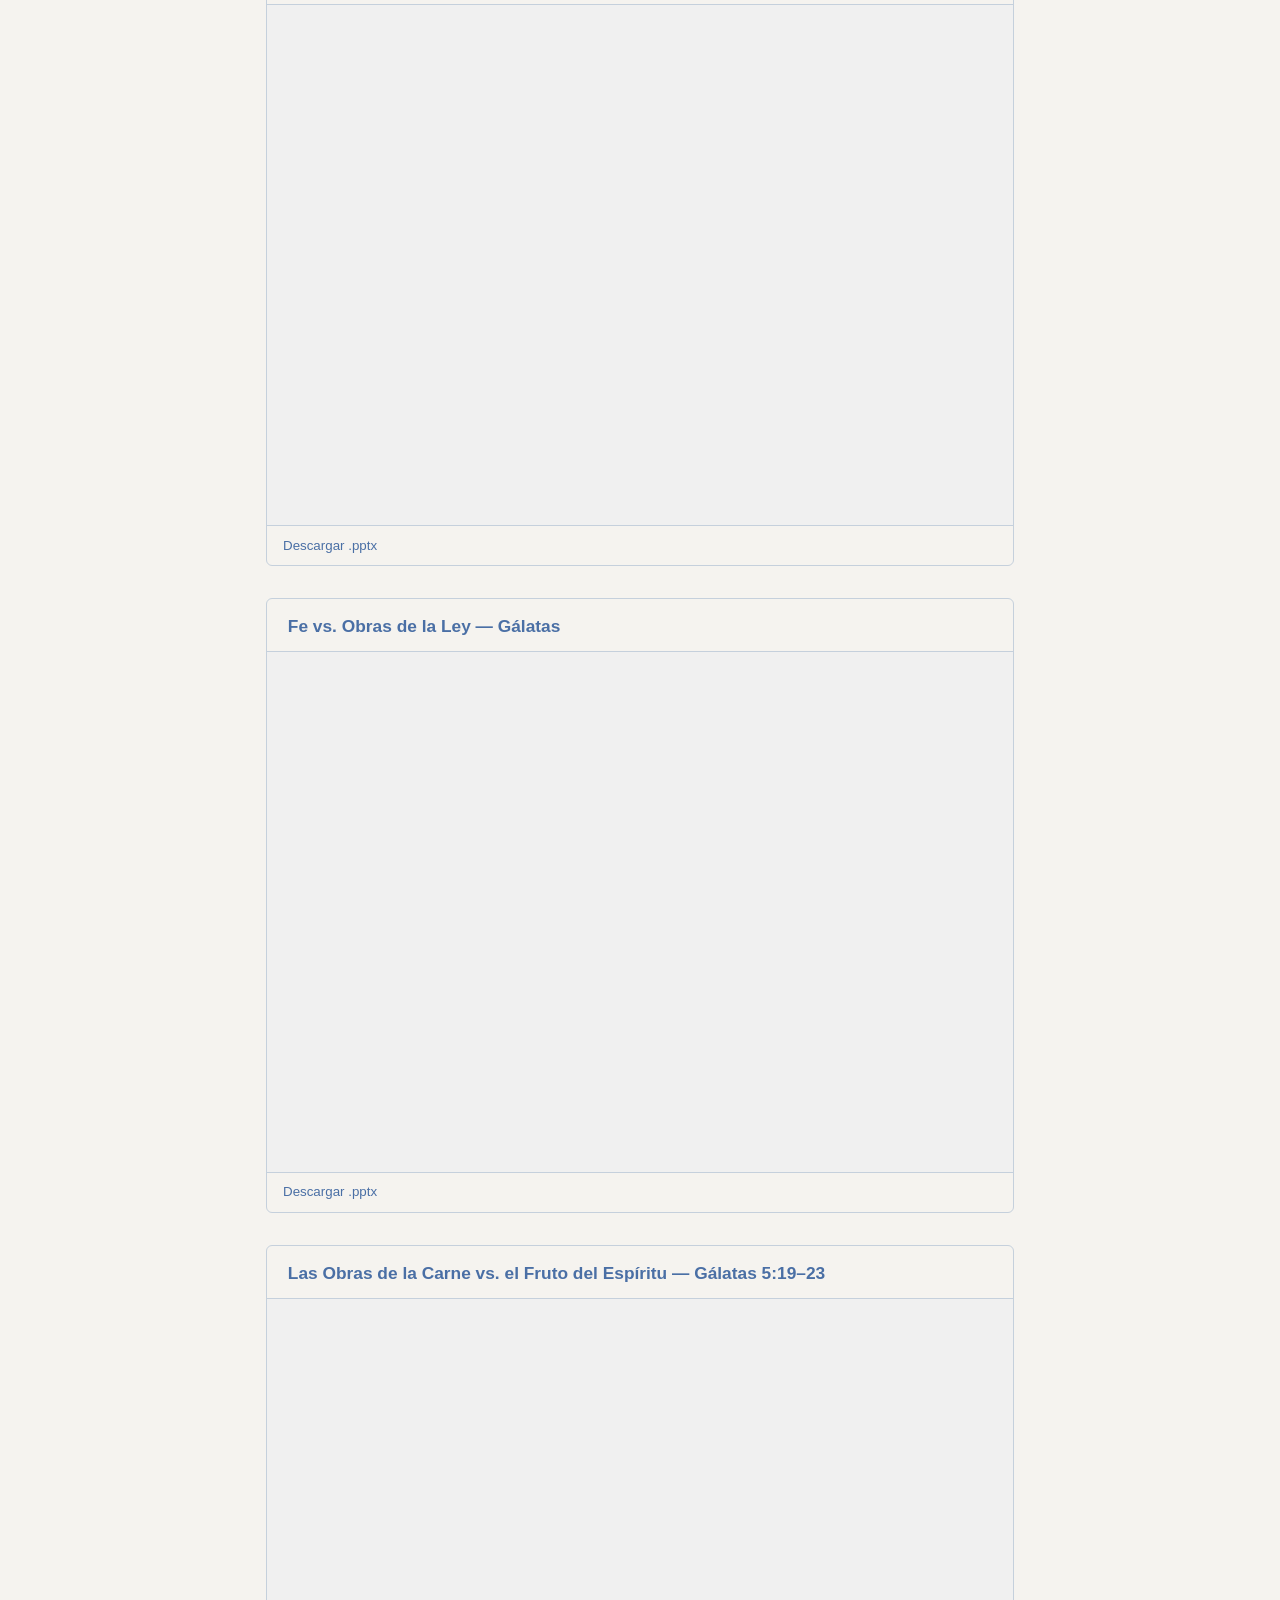
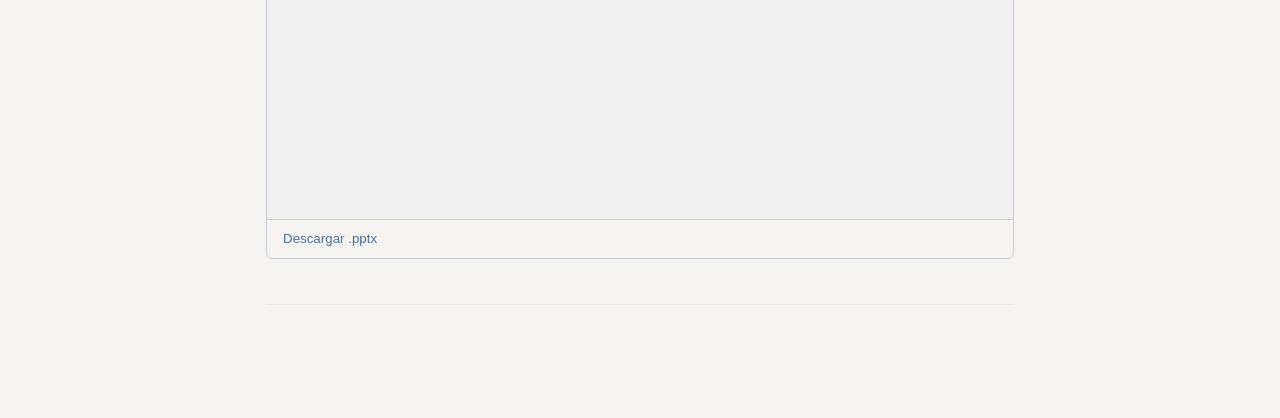
<file: presentations.html>
<!DOCTYPE html>
<html lang="es" data-lang="es" data-chapter="-1">
<head>
<meta charset="UTF-8">
<meta name="viewport" content="width=device-width, initial-scale=1.0">
<title>Notas de Estudio sobre Gálatas &mdash; Presentaciones</title>
<link rel="stylesheet" href="galatians.css">
<style>
  .pres-card {
    margin: 2em 0;
    border: 1px solid var(--h1-border);
    border-radius: 6px;
    overflow: hidden;
  }
  .pres-card-title {
    font-family: Arial, sans-serif;
    font-size: 13pt;
    font-weight: bold;
    color: var(--h2-color);
    padding: 0.7em 1.2em 0.5em 1.2em;
    border-bottom: 1px solid var(--h1-border);
  }
  .pres-embed {
    width: 100%;
    height: 520px;
    border: none;
    display: block;
    background: #f0f0f0;
  }
  .pres-download {
    display: block;
    padding: 0.55em 1.2em;
    font-family: Arial, sans-serif;
    font-size: 10pt;
    color: var(--src-color);
    border-top: 1px solid var(--h1-border);
  }
  .pres-download a {
    color: var(--h2-color);
    text-decoration: none;
  }
  .pres-download a:hover { text-decoration: underline; }
</style>
</head>
<body>

<nav id="topbar"></nav>

<main class="page" id="content">

<p class="doc-title">Notas de Estudio sobre Gálatas</p>
<p class="doc-subtitle">Presentaciones</p>
<hr class="divider">

<div class="pres-card" id="card-por-que">
  <div class="pres-card-title">&iquest;Por qu&eacute; la Ley entonces? &mdash; G&aacute;latas 3:19</div>
  <iframe class="pres-embed" id="embed-por-que" src="" allowfullscreen></iframe>
  <div class="pres-download">
    <a href="Presentations/Por_que_la_Ley_entonces.pptx" download>Descargar .pptx</a>
  </div>
</div>

<div class="pres-card" id="card-verdad-evangelio">
  <div class="pres-card-title">La Verdad del Evangelio &mdash; G&aacute;latas</div>
  <iframe class="pres-embed" id="embed-verdad-evangelio" src="" allowfullscreen></iframe>
  <div class="pres-download">
    <a href="Presentations/La_Verdad_del_Evangelio.pptx" download>Descargar .pptx</a>
  </div>
</div>

<div class="pres-card" id="card-es-pablo-apostol">
  <div class="pres-card-title">&iquest;Es Pablo realmente ap&oacute;stol? &mdash; G&aacute;latas</div>
  <iframe class="pres-embed" id="embed-es-pablo-apostol" src="" allowfullscreen></iframe>
  <div class="pres-download">
    <a href="Presentations/Es_Pablo_Apostol.pptx" download>Descargar .pptx</a>
  </div>
</div>

<div class="pres-card" id="card-fe-obras">
  <div class="pres-card-title">Fe vs. Obras de la Ley &mdash; G&aacute;latas</div>
  <iframe class="pres-embed" id="embed-fe-obras" src="" allowfullscreen></iframe>
  <div class="pres-download">
    <a href="Presentations/Fe_vs_Obras_de_la_Ley.pptx" download>Descargar .pptx</a>
  </div>
</div>

<div class="pres-card" id="card-fruto-espiritu">
  <div class="pres-card-title">Las Obras de la Carne vs. el Fruto del Esp&iacute;ritu &mdash; G&aacute;latas 5:19&ndash;23</div>
  <iframe class="pres-embed" id="embed-fruto-espiritu" src="" allowfullscreen></iframe>
  <div class="pres-download">
    <a href="Presentations/Fruto_del_Espiritu_actualizado.pptx" download>Descargar .pptx</a>
  </div>
</div>

<p class="timestamp" id="lastmod"></p>

</main>

<script>
(function() {
  var base = window.location.href.replace(/[^/]*$/, '');
  var files = {
    'embed-por-que': 'Presentations/Por_que_la_Ley_entonces.pptx',
    'embed-verdad-evangelio': 'Presentations/La_Verdad_del_Evangelio.pptx',
    'embed-es-pablo-apostol': 'Presentations/Es_Pablo_Apostol.pptx',
    'embed-fe-obras': 'Presentations/Fe_vs_Obras_de_la_Ley.pptx',
    'embed-fruto-espiritu': 'Presentations/Fruto_del_Espiritu_actualizado.pptx'
  };
  Object.keys(files).forEach(function(id) {
    var fileUrl = base + files[id];
    document.getElementById(id).src = 'https://view.officeapps.live.com/op/embed.aspx?src=' + encodeURIComponent(fileUrl);
  });
})();
</script>
<script src="nav.js"></script>
<script src="galatians.js"></script>
</body>
</html>
</file>
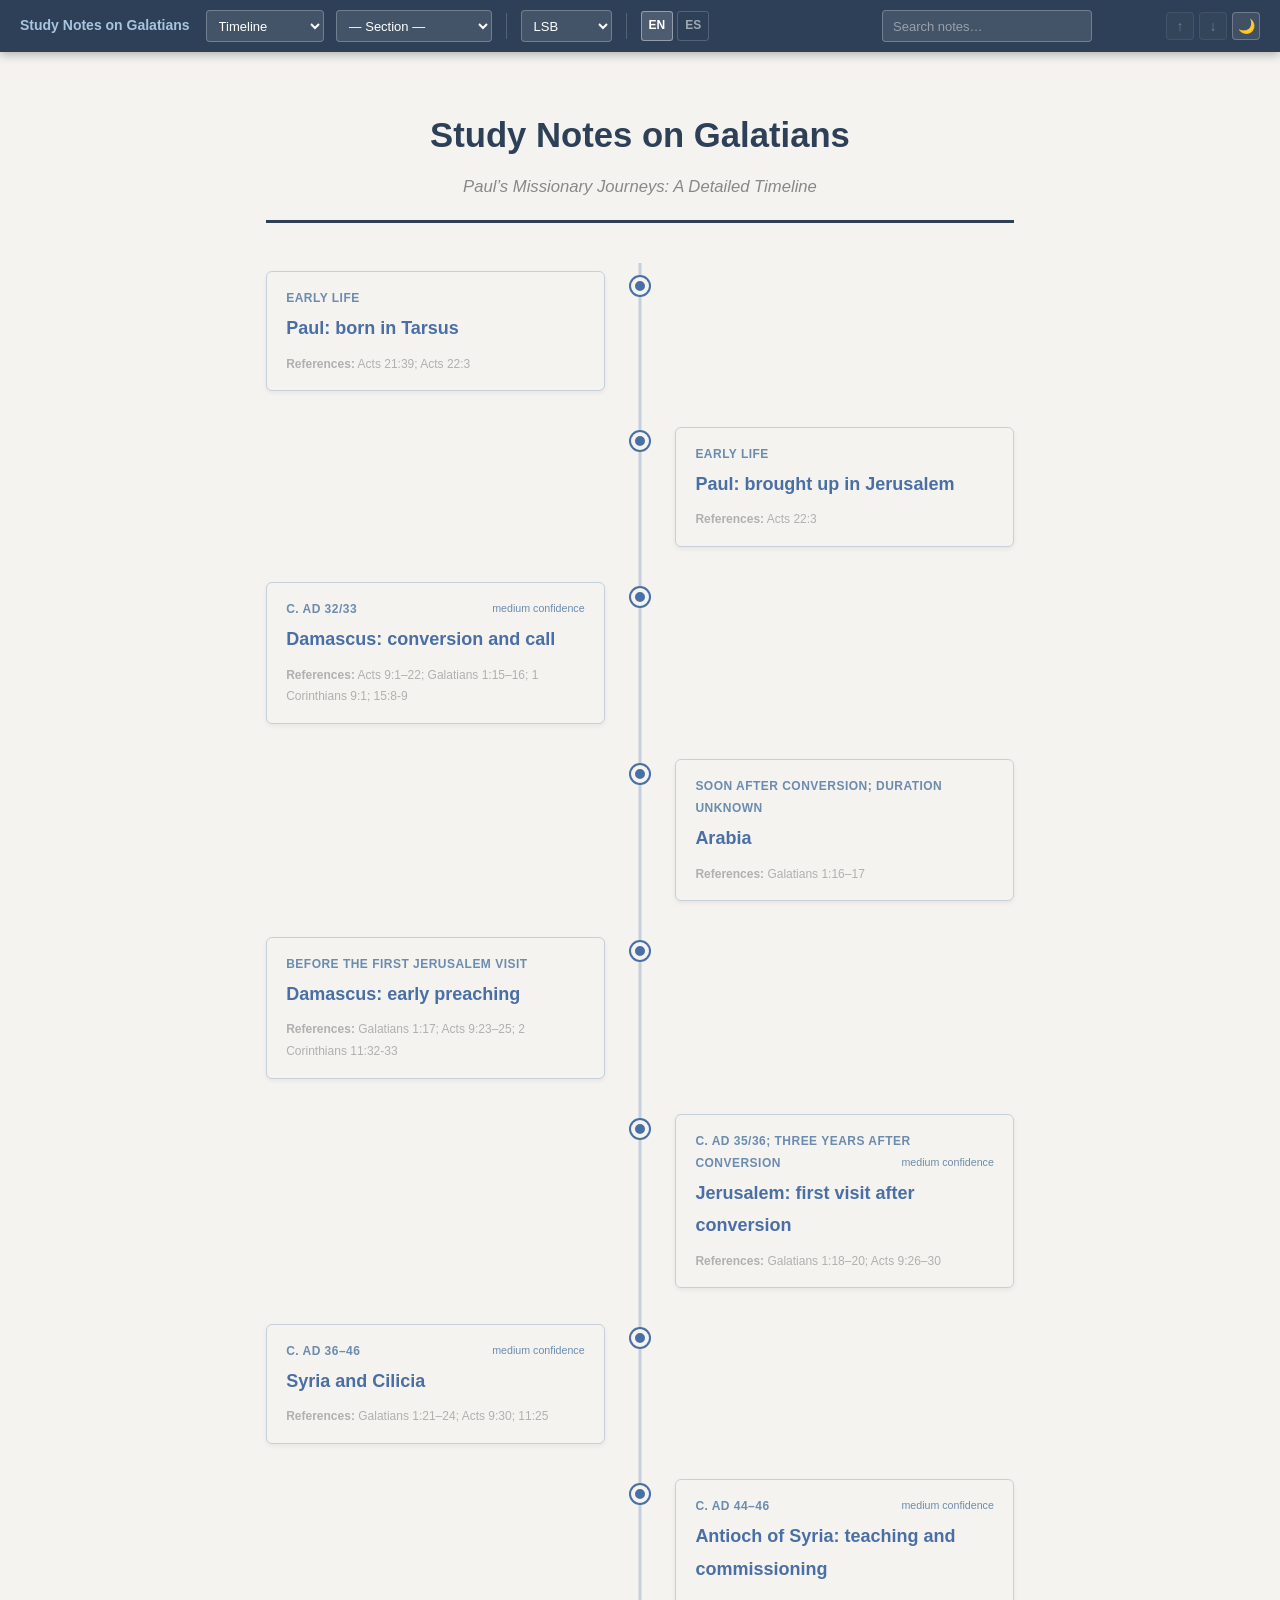
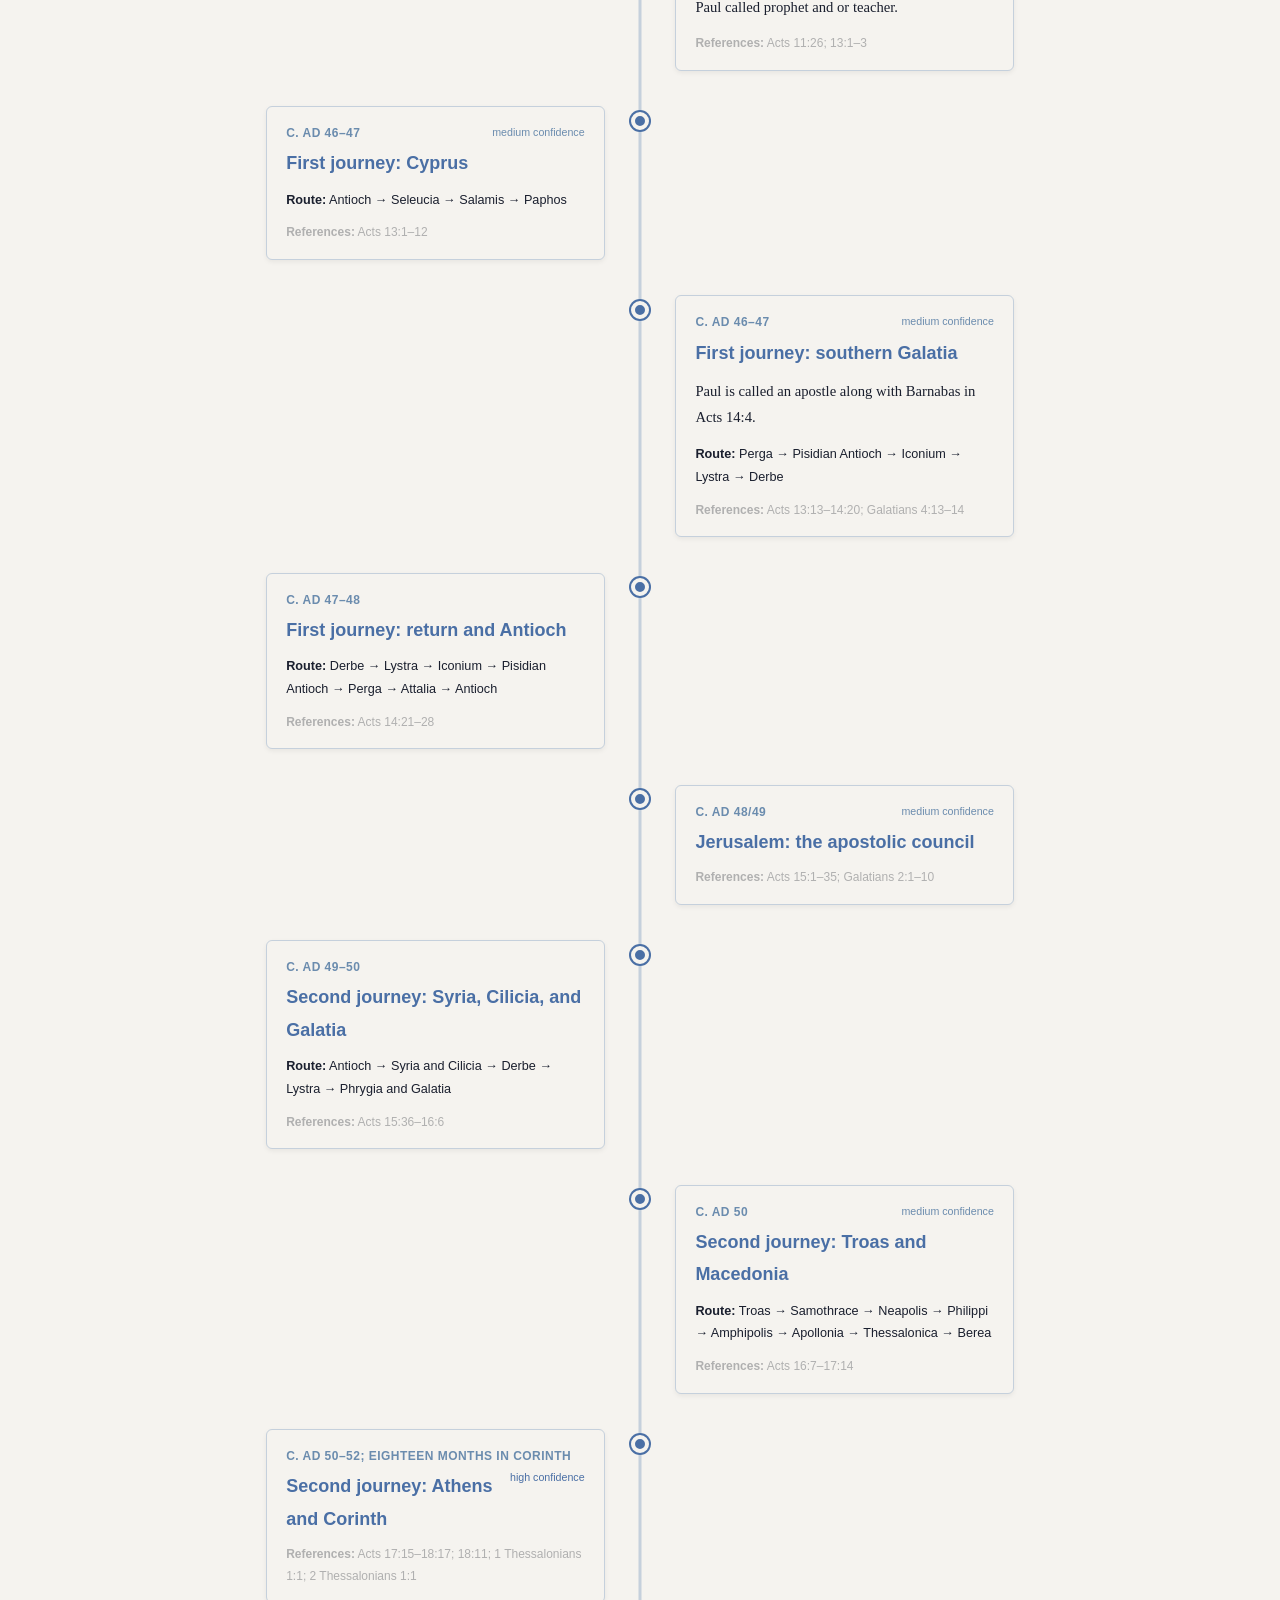
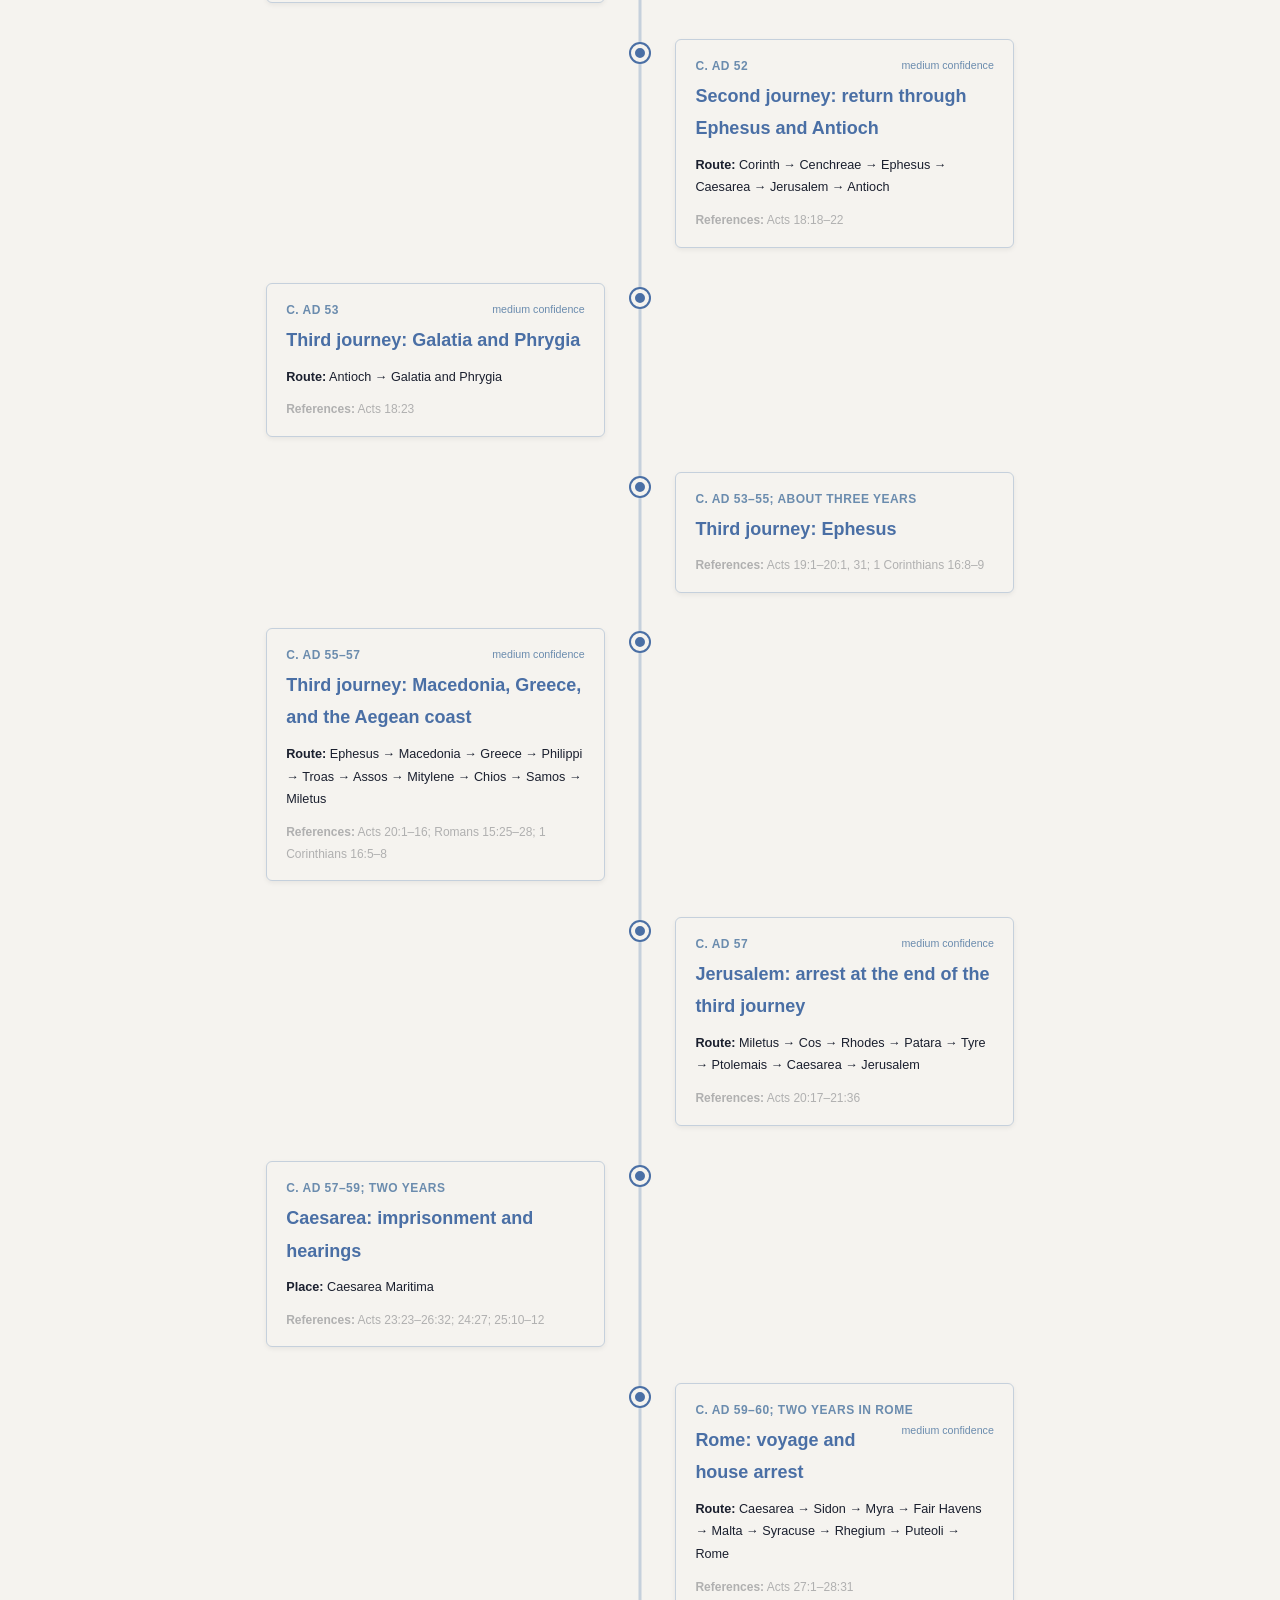
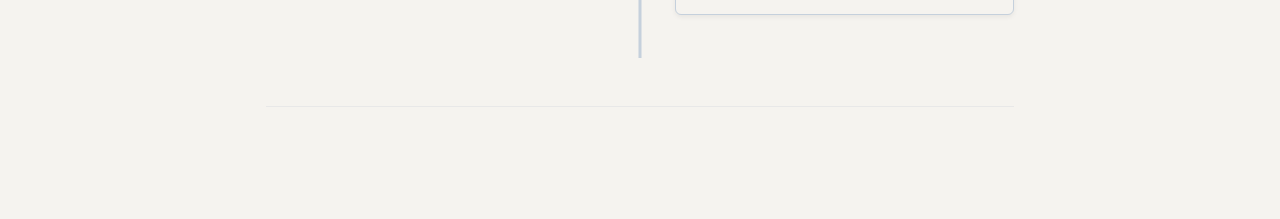
<file: timeline-en.html>
<!DOCTYPE html>
<html lang="en" data-lang="en" data-chapter="-2">
<head>
<meta charset="UTF-8"><meta name="viewport" content="width=device-width, initial-scale=1.0">
<title>Study Notes on Galatians &mdash; Paul&rsquo;s Missionary Journeys</title>
<link rel="stylesheet" href="galatians.css">
<script src="https://www.biblegateway.com/public/link-to-us/tooltips/bglinks.js"></script>
</head>
<body><nav id="topbar"></nav><main class="page" id="content">
<p class="doc-title">Study Notes on Galatians</p><p class="doc-subtitle">Paul&rsquo;s Missionary Journeys: A Detailed Timeline</p><hr class="divider">
<div class="timeline">
<article class="timeline-entry" id="timeline-birth"><span class="timeline-marker" aria-hidden="true"></span><div class="timeline-card"><div class="timeline-date">Early life</div><h2>Paul: born in Tarsus</h2><p class="timeline-refs"><strong>References:</strong> Acts 21:39; Acts 22:3</p></div></article>
<article class="timeline-entry" id="timeline-upbringing"><span class="timeline-marker" aria-hidden="true"></span><div class="timeline-card"><div class="timeline-date">Early life</div><h2>Paul: brought up in Jerusalem</h2><p class="timeline-refs"><strong>References:</strong> Acts 22:3</p></div></article>
<article class="timeline-entry" id="timeline-conversion"><span class="timeline-marker" aria-hidden="true"></span><div class="timeline-card"><div class="timeline-date">c. AD 32/33 <span class="timeline-confidence confidence-medium">medium confidence</span></div><h2>Damascus: conversion and call</h2><p class="timeline-refs"><strong>References:</strong> Acts 9:1&ndash;22; Galatians 1:15&ndash;16; <span>1 Corinthians 9:1; 15:8-9</span></p></div></article>
<article class="timeline-entry" id="timeline-arabia"><span class="timeline-marker" aria-hidden="true"></span><div class="timeline-card"><div class="timeline-date">Soon after conversion; duration unknown <span class="timeline-confidence confidence-high">high sequence / low date</span></div><h2>Arabia</h2><p class="timeline-refs"><strong>References:</strong> Galatians 1:16&ndash;17</p></div></article>
<article class="timeline-entry" id="timeline-damascus"><span class="timeline-marker" aria-hidden="true"></span><div class="timeline-card"><div class="timeline-date">Before the first Jerusalem visit <span class="timeline-confidence confidence-high">high sequence</span></div><h2>Damascus: early preaching</h2><p class="timeline-refs"><strong>References:</strong> Galatians 1:17; Acts 9:23&ndash;25; 2 Corinthians 11:32-33</p></div></article>
<article class="timeline-entry" id="timeline-jerusalem"><span class="timeline-marker" aria-hidden="true"></span><div class="timeline-card"><div class="timeline-date">c. AD 35/36; three years after conversion <span class="timeline-confidence confidence-medium">medium confidence</span></div><h2>Jerusalem: first visit after conversion</h2><p class="timeline-refs"><strong>References:</strong> Galatians 1:18&ndash;20; Acts 9:26&ndash;30</p></div></article>
<article class="timeline-entry" id="timeline-syria"><span class="timeline-marker" aria-hidden="true"></span><div class="timeline-card"><div class="timeline-date">c. AD 36&ndash;46 <span class="timeline-confidence confidence-medium">medium confidence</span></div><h2>Syria and Cilicia</h2><p class="timeline-refs"><strong>References:</strong> Galatians 1:21&ndash;24; Acts 9:30; 11:25</p></div></article>
<article class="timeline-entry" id="timeline-antioch"><span class="timeline-marker" aria-hidden="true"></span><div class="timeline-card"><div class="timeline-date">c. AD 44&ndash;46 <span class="timeline-confidence confidence-medium">medium confidence</span></div><h2>Antioch of Syria: teaching and commissioning</h2><p>Paul called prophet and or teacher.</p><p class="timeline-refs"><strong>References:</strong> Acts 11:26; 13:1&ndash;3</p></div></article>
<article class="timeline-entry" id="timeline-first-cyprus"><span class="timeline-marker" aria-hidden="true"></span><div class="timeline-card"><div class="timeline-date">c. AD 46&ndash;47 <span class="timeline-confidence confidence-medium">medium confidence</span></div><h2>First journey: Cyprus</h2><p class="timeline-route"><strong>Route:</strong> Antioch &rarr; Seleucia &rarr; Salamis &rarr; Paphos</p><p class="timeline-refs"><strong>References:</strong> Acts 13:1&ndash;12</p></div></article>
<article class="timeline-entry" id="timeline-first-galatia"><span class="timeline-marker" aria-hidden="true"></span><div class="timeline-card"><div class="timeline-date">c. AD 46&ndash;47 <span class="timeline-confidence confidence-medium">medium confidence</span></div><h2>First journey: southern Galatia</h2><p>Paul is called an apostle along with Barnabas in Acts 14:4.</p><p class="timeline-route"><strong>Route:</strong> Perga &rarr; Pisidian Antioch &rarr; Iconium &rarr; Lystra &rarr; Derbe</p><p class="timeline-refs"><strong>References:</strong> Acts 13:13&ndash;14:20; Galatians 4:13&ndash;14</p></div></article>
<article class="timeline-entry" id="timeline-first-return"><span class="timeline-marker" aria-hidden="true"></span><div class="timeline-card"><div class="timeline-date">c. AD 47&ndash;48 <span class="timeline-confidence confidence-high">high sequence</span></div><h2>First journey: return and Antioch</h2><p class="timeline-route"><strong>Route:</strong> Derbe &rarr; Lystra &rarr; Iconium &rarr; Pisidian Antioch &rarr; Perga &rarr; Attalia &rarr; Antioch</p><p class="timeline-refs"><strong>References:</strong> Acts 14:21&ndash;28</p></div></article>
<article class="timeline-entry" id="timeline-council"><span class="timeline-marker" aria-hidden="true"></span><div class="timeline-card"><div class="timeline-date">c. AD 48/49 <span class="timeline-confidence confidence-medium">medium confidence</span></div><h2>Jerusalem: the apostolic council</h2><p class="timeline-refs"><strong>References:</strong> Acts 15:1&ndash;35; Galatians 2:1&ndash;10</p></div></article>
<article class="timeline-entry" id="timeline-second-galatia"><span class="timeline-marker" aria-hidden="true"></span><div class="timeline-card"><div class="timeline-date">c. AD 49&ndash;50 <span class="timeline-confidence confidence-high">high sequence</span></div><h2>Second journey: Syria, Cilicia, and Galatia</h2><p class="timeline-route"><strong>Route:</strong> Antioch &rarr; Syria and Cilicia &rarr; Derbe &rarr; Lystra &rarr; Phrygia and Galatia</p><p class="timeline-refs"><strong>References:</strong> Acts 15:36&ndash;16:6</p></div></article>
<article class="timeline-entry" id="timeline-second-macedonia"><span class="timeline-marker" aria-hidden="true"></span><div class="timeline-card"><div class="timeline-date">c. AD 50 <span class="timeline-confidence confidence-medium">medium confidence</span></div><h2>Second journey: Troas and Macedonia</h2><p class="timeline-route"><strong>Route:</strong> Troas &rarr; Samothrace &rarr; Neapolis &rarr; Philippi &rarr; Amphipolis &rarr; Apollonia &rarr; Thessalonica &rarr; Berea</p><p class="timeline-refs"><strong>References:</strong> Acts 16:7&ndash;17:14</p></div></article>
<article class="timeline-entry" id="timeline-second-corinth"><span class="timeline-marker" aria-hidden="true"></span><div class="timeline-card"><div class="timeline-date">c. AD 50&ndash;52; eighteen months in Corinth <span class="timeline-confidence confidence-high">high confidence</span></div><h2>Second journey: Athens and Corinth</h2><p class="timeline-refs"><strong>References:</strong> Acts 17:15&ndash;18:17; 18:11; <span>1 Thessalonians 1:1</span>; 2 Thessalonians 1:1</p></div></article>
<article class="timeline-entry" id="timeline-second-return"><span class="timeline-marker" aria-hidden="true"></span><div class="timeline-card"><div class="timeline-date">c. AD 52 <span class="timeline-confidence confidence-medium">medium confidence</span></div><h2>Second journey: return through Ephesus and Antioch</h2><p class="timeline-route"><strong>Route:</strong> Corinth &rarr; Cenchreae &rarr; Ephesus &rarr; Caesarea &rarr; Jerusalem &rarr; Antioch</p><p class="timeline-refs"><strong>References:</strong> Acts 18:18&ndash;22</p></div></article>
<article class="timeline-entry" id="timeline-third-galatia"><span class="timeline-marker" aria-hidden="true"></span><div class="timeline-card"><div class="timeline-date">c. AD 53 <span class="timeline-confidence confidence-medium">medium confidence</span></div><h2>Third journey: Galatia and Phrygia</h2><p class="timeline-route"><strong>Route:</strong> Antioch &rarr; Galatia and Phrygia</p><p class="timeline-refs"><strong>References:</strong> Acts 18:23</p></div></article>
<article class="timeline-entry" id="timeline-third-ephesus"><span class="timeline-marker" aria-hidden="true"></span><div class="timeline-card"><div class="timeline-date">c. AD 53&ndash;55; about three years <span class="timeline-confidence confidence-high">high duration</span></div><h2>Third journey: Ephesus</h2><p class="timeline-refs"><strong>References:</strong> Acts 19:1&ndash;20:1, 31; <span>1 Corinthians 16:8&ndash;9</span></p></div></article>
<article class="timeline-entry" id="timeline-third-macedonia"><span class="timeline-marker" aria-hidden="true"></span><div class="timeline-card"><div class="timeline-date">c. AD 55&ndash;57 <span class="timeline-confidence confidence-medium">medium confidence</span></div><h2>Third journey: Macedonia, Greece, and the Aegean coast</h2><p class="timeline-route"><strong>Route:</strong> Ephesus &rarr; Macedonia &rarr; Greece &rarr; Philippi &rarr; Troas &rarr; Assos &rarr; Mitylene &rarr; Chios &rarr; Samos &rarr; Miletus</p><p class="timeline-refs"><strong>References:</strong> Acts 20:1&ndash;16; Romans 15:25&ndash;28; <span>1 Corinthians 16:5&ndash;8</span></p></div></article>
<article class="timeline-entry" id="timeline-third-jerusalem"><span class="timeline-marker" aria-hidden="true"></span><div class="timeline-card"><div class="timeline-date">c. AD 57 <span class="timeline-confidence confidence-medium">medium confidence</span></div><h2>Jerusalem: arrest at the end of the third journey</h2><p class="timeline-route"><strong>Route:</strong> Miletus &rarr; Cos &rarr; Rhodes &rarr; Patara &rarr; Tyre &rarr; Ptolemais &rarr; Caesarea &rarr; Jerusalem</p><p class="timeline-refs"><strong>References:</strong> Acts 20:17&ndash;21:36</p></div></article>
<article class="timeline-entry" id="timeline-caesarea"><span class="timeline-marker" aria-hidden="true"></span><div class="timeline-card"><div class="timeline-date">c. AD 57&ndash;59; two years <span class="timeline-confidence confidence-high">high duration</span></div><h2>Caesarea: imprisonment and hearings</h2><p class="timeline-route"><strong>Place:</strong> Caesarea Maritima</p><p class="timeline-refs"><strong>References:</strong> Acts 23:23&ndash;26:32; 24:27; 25:10&ndash;12</p></div></article>
<article class="timeline-entry" id="timeline-rome"><span class="timeline-marker" aria-hidden="true"></span><div class="timeline-card"><div class="timeline-date">c. AD 59&ndash;60; two years in Rome <span class="timeline-confidence confidence-medium">medium confidence</span></div><h2>Rome: voyage and house arrest</h2><p class="timeline-route"><strong>Route:</strong> Caesarea &rarr; Sidon &rarr; Myra &rarr; Fair Havens &rarr; Malta &rarr; Syracuse &rarr; Rhegium &rarr; Puteoli &rarr; Rome</p><p class="timeline-refs"><strong>References:</strong> Acts 27:1&ndash;28:31</p></div></article>
</div><p class="timestamp" id="lastmod"></p></main><script src="nav.js"></script><script src="galatians.js"></script></body></html>
</file>
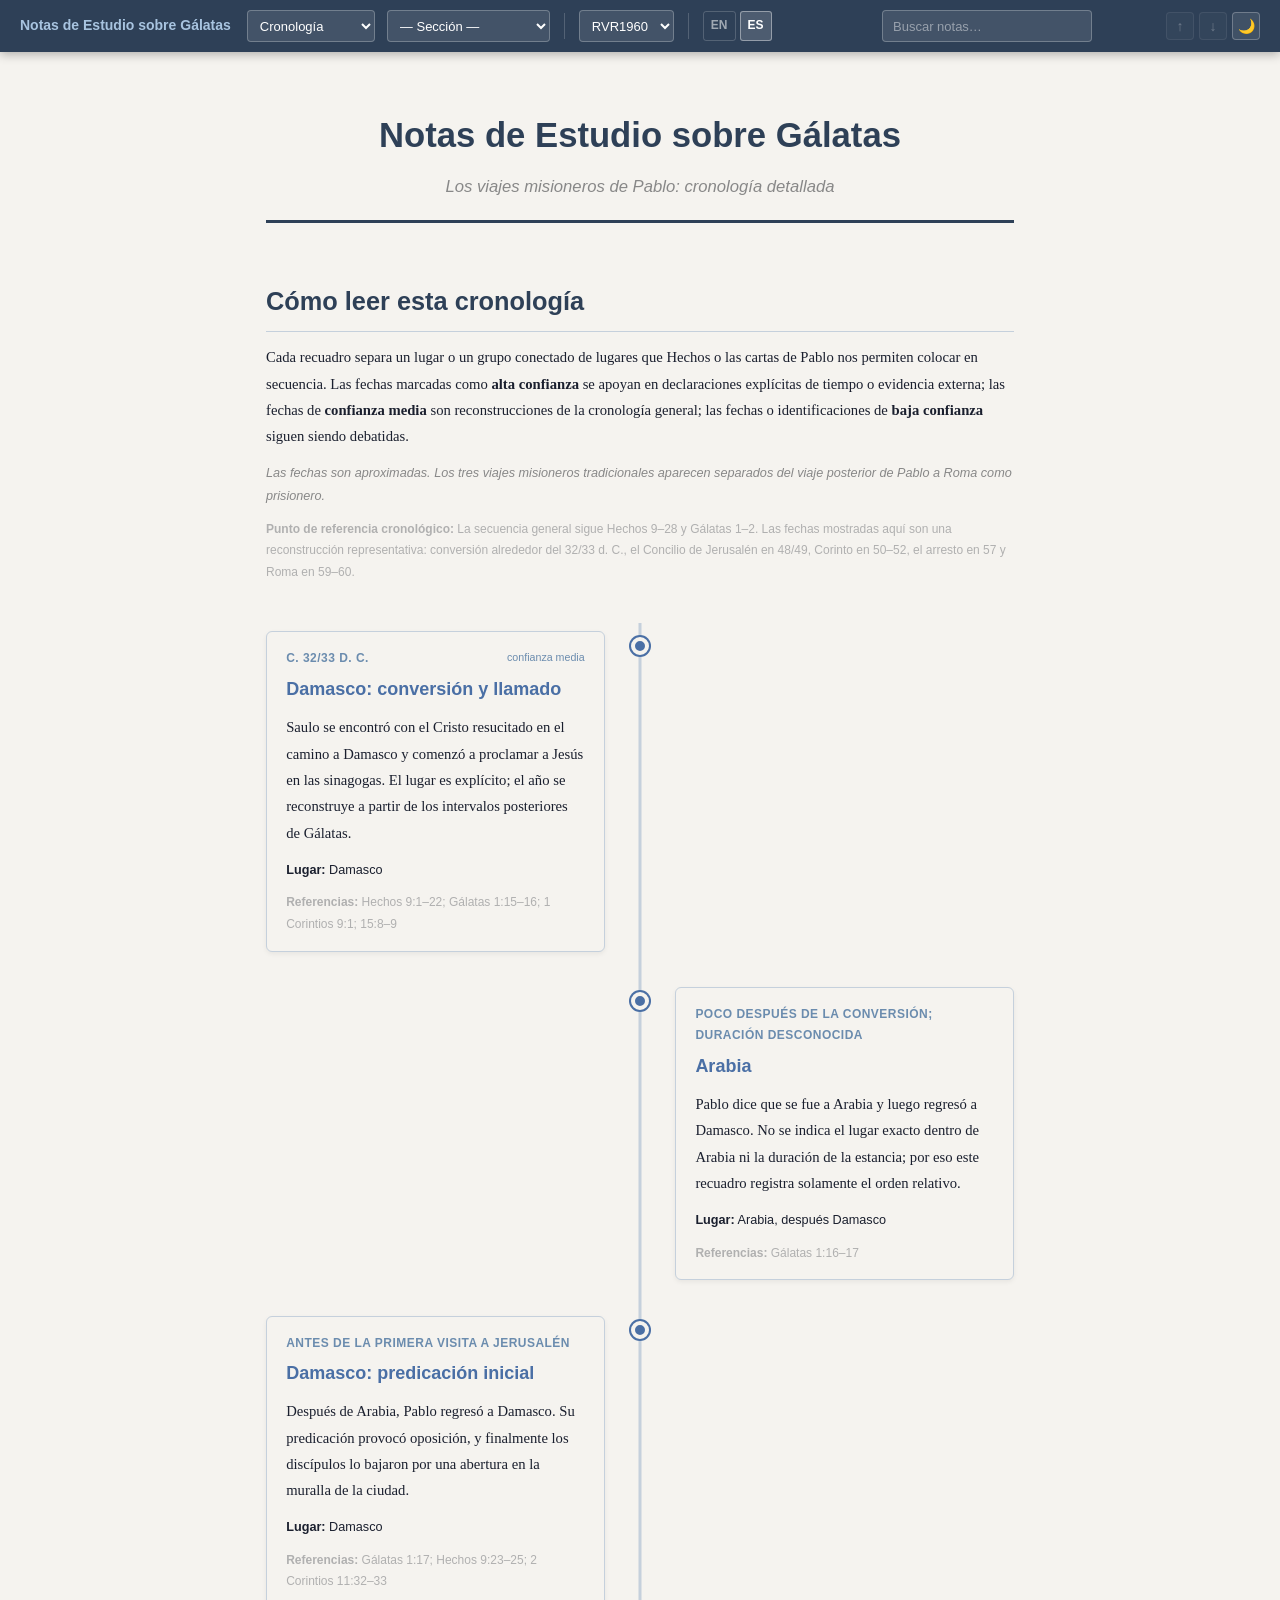
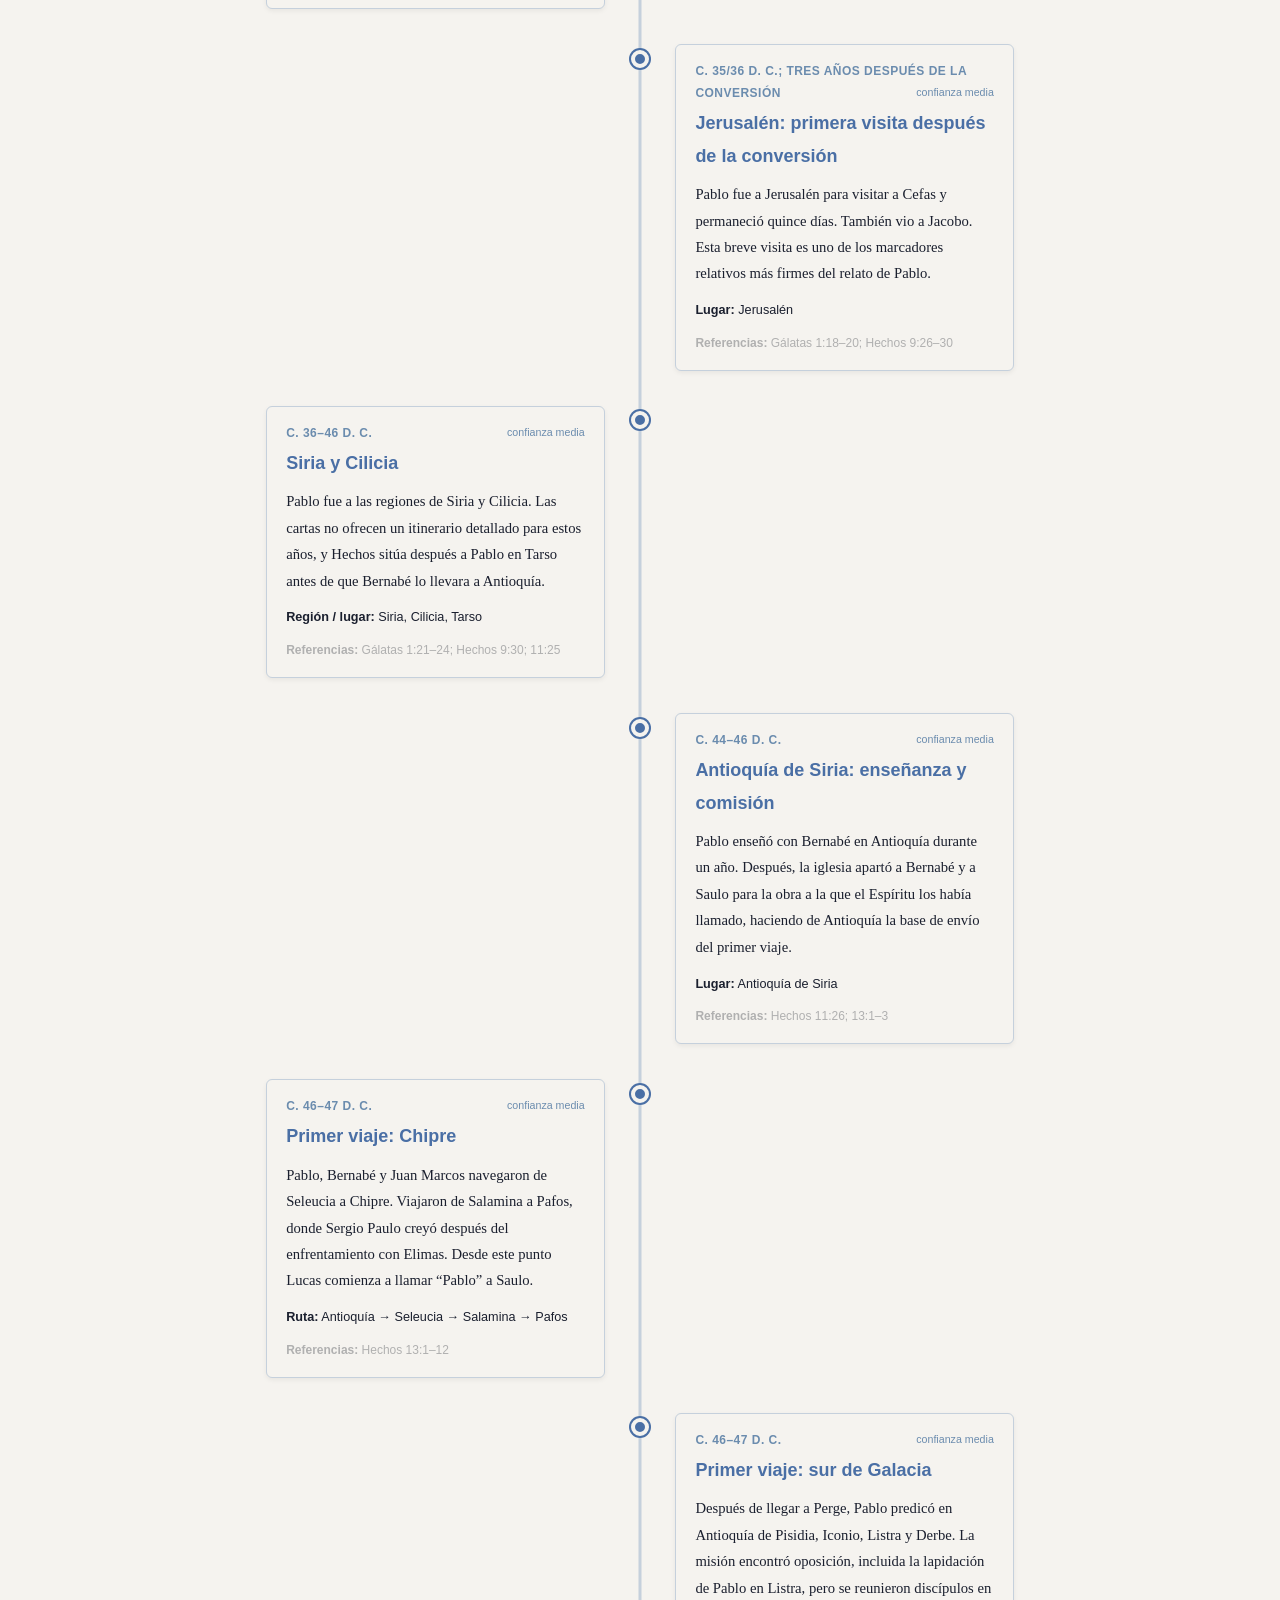
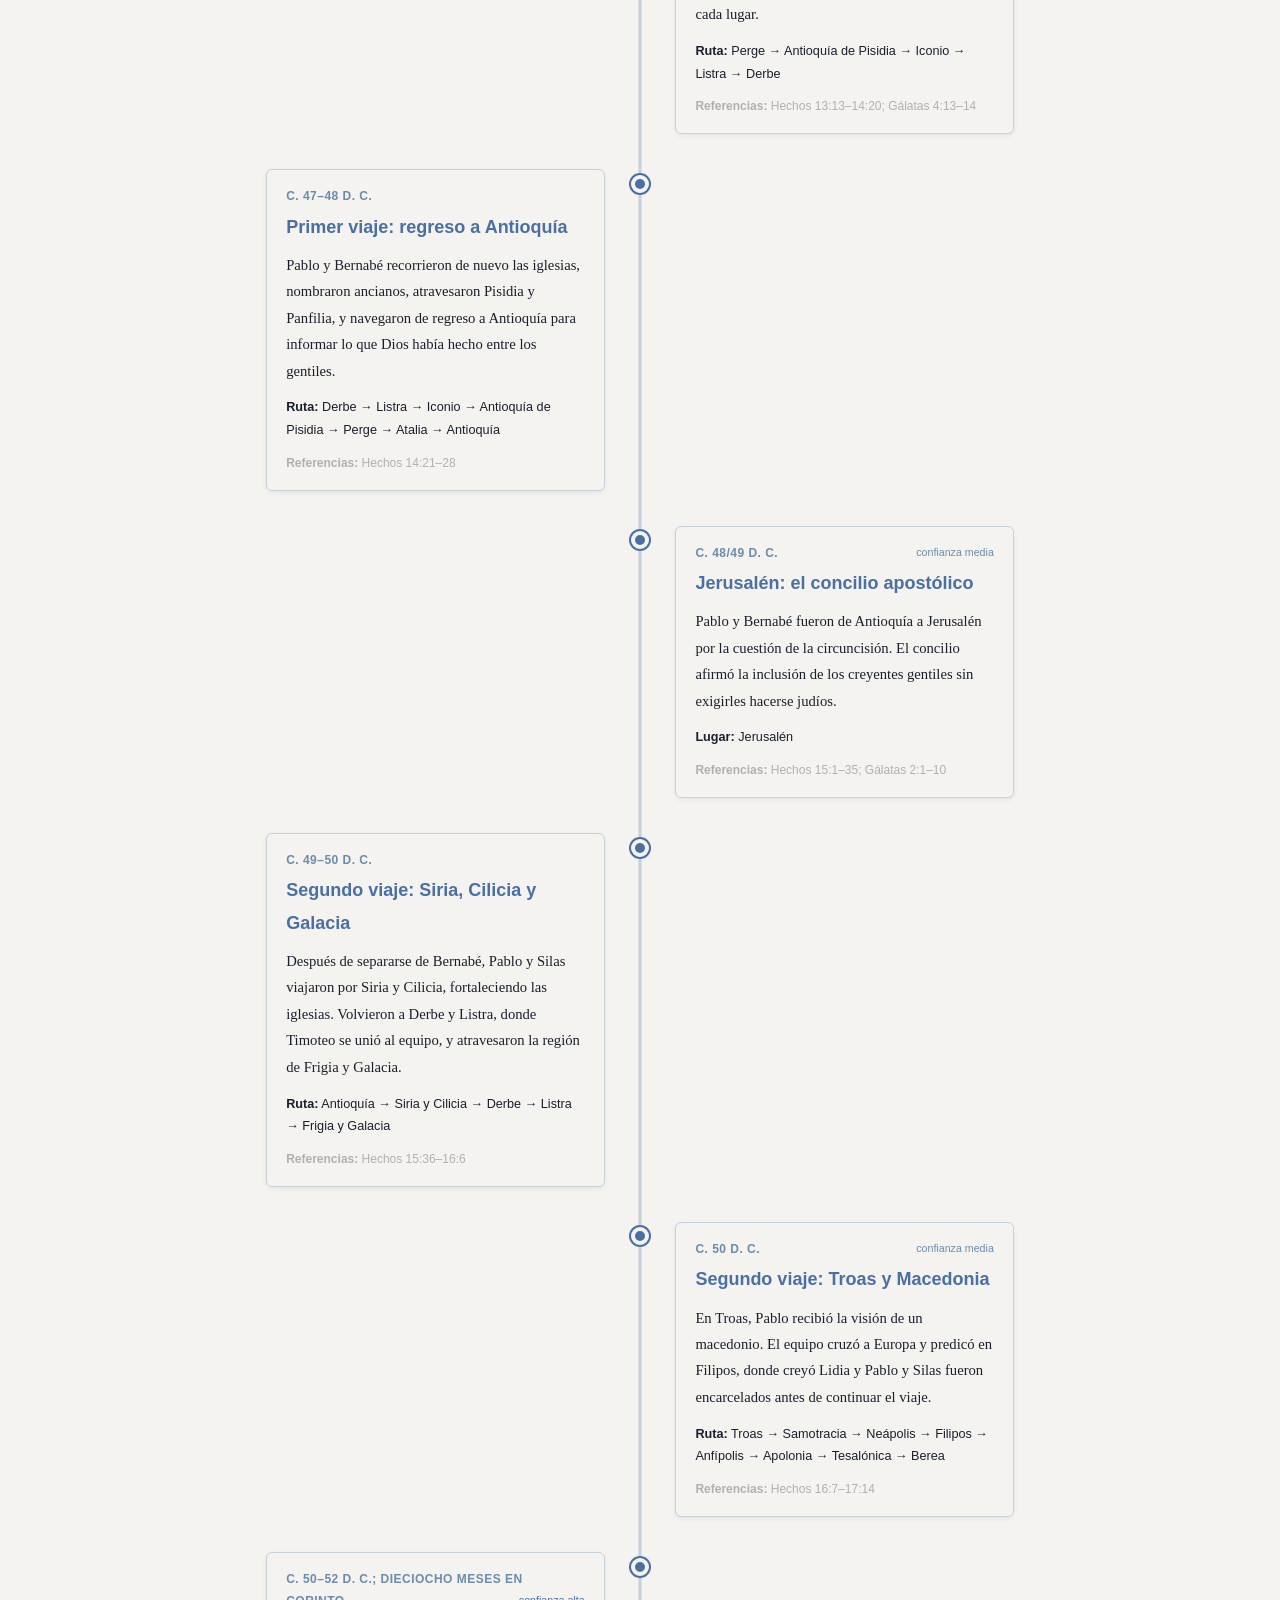
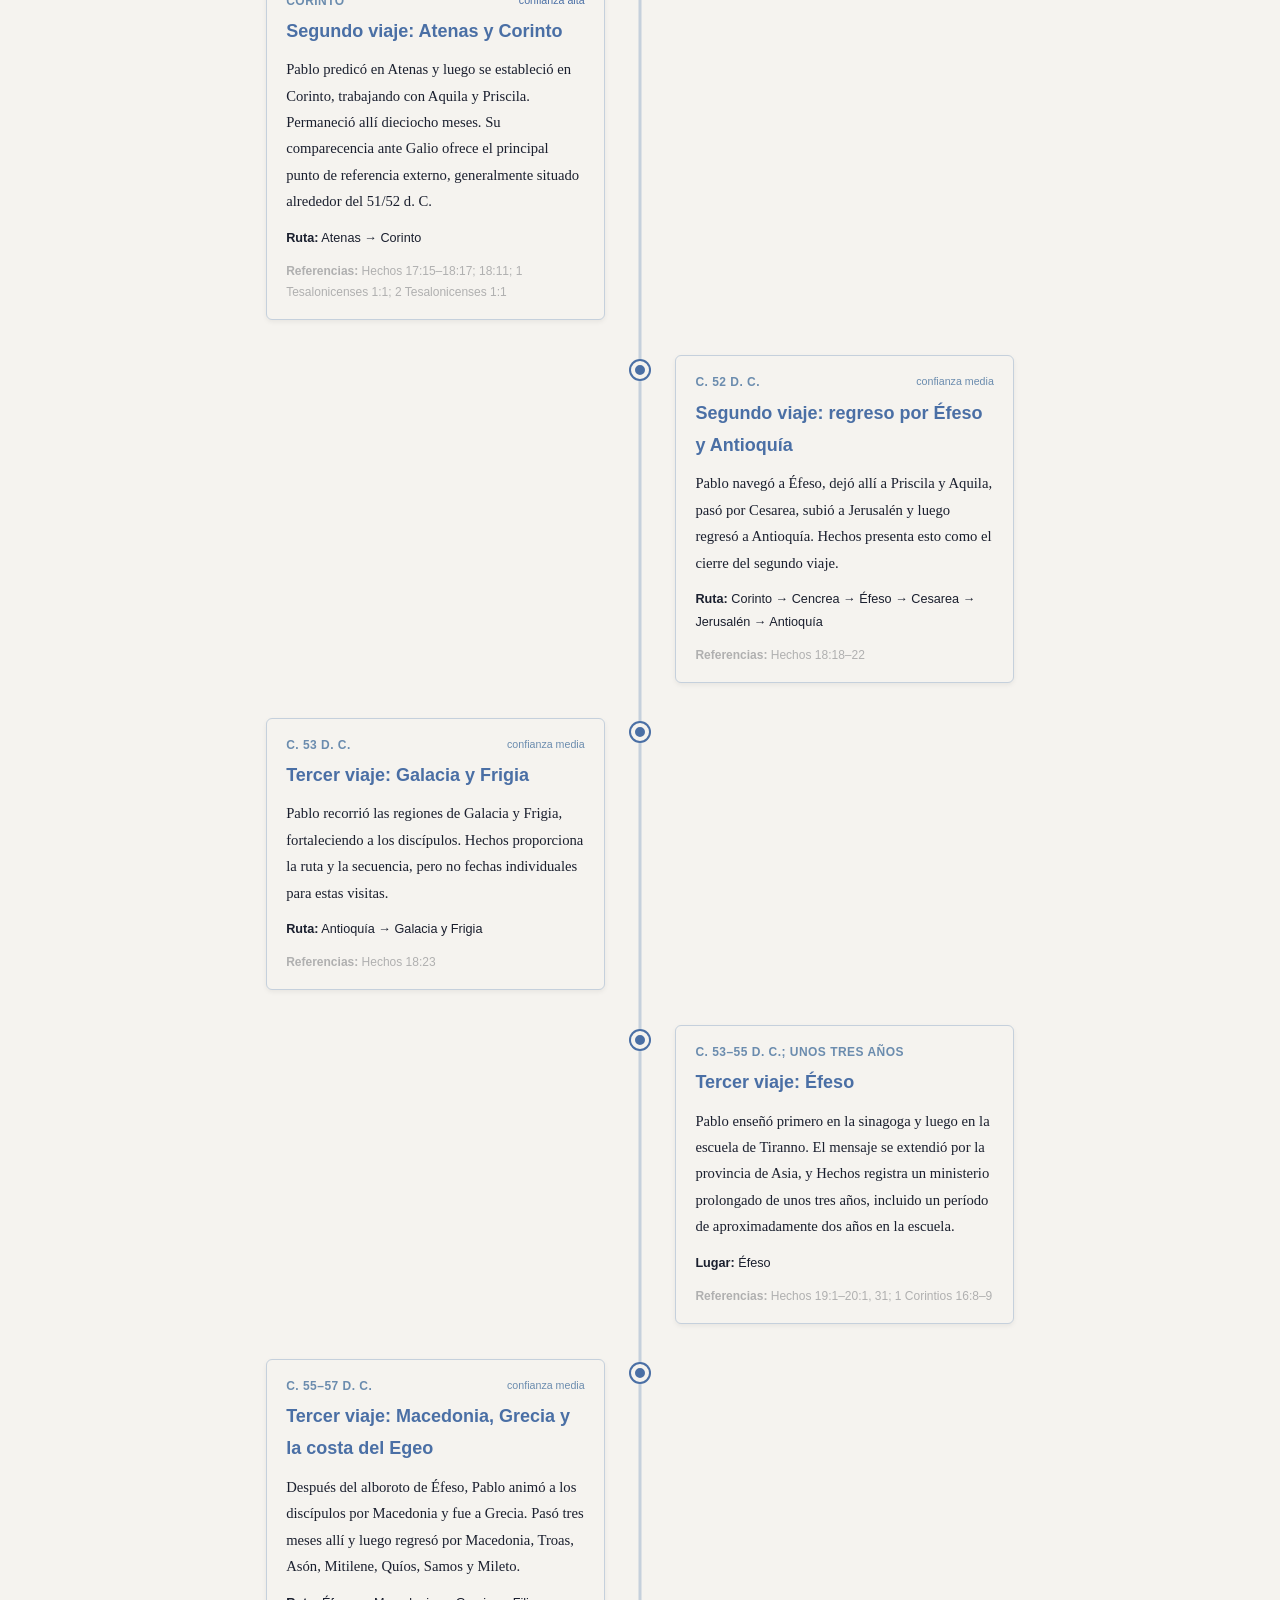
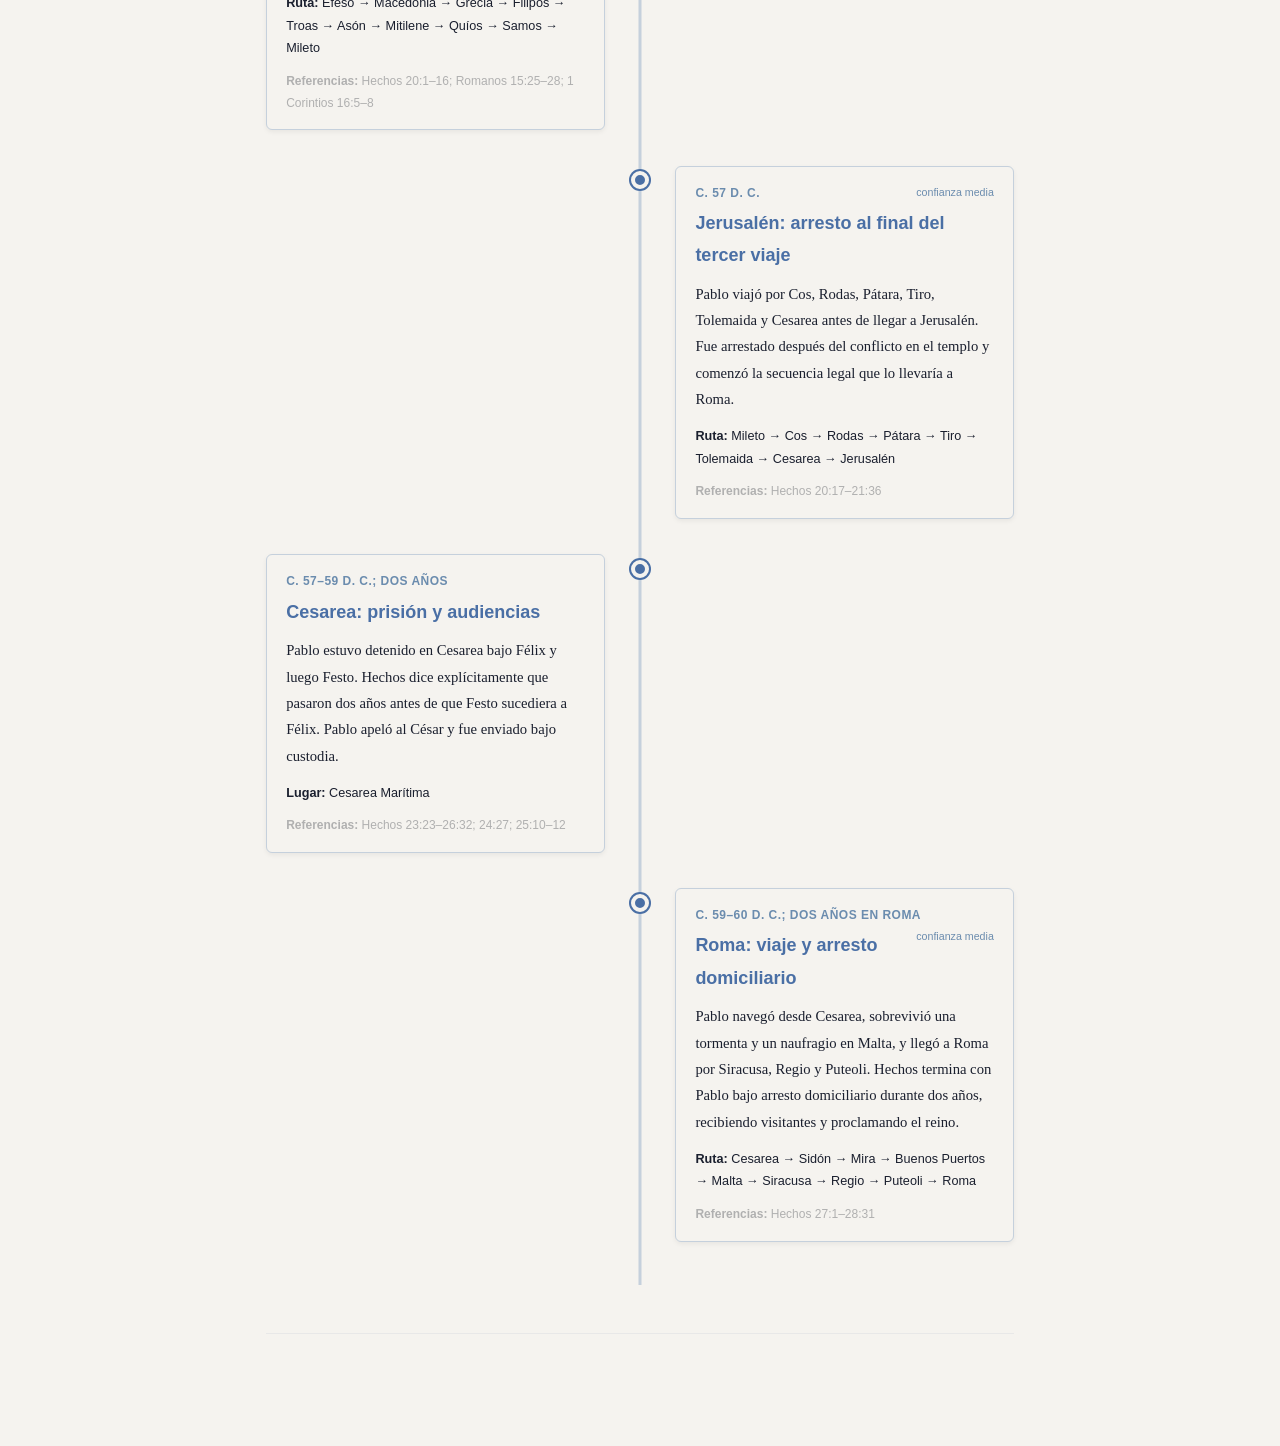
<file: timeline-es.html>
<!DOCTYPE html>
<html lang="es" data-lang="es" data-chapter="-2">
<head>
<meta charset="UTF-8"><meta name="viewport" content="width=device-width, initial-scale=1.0">
<title>Notas de Estudio sobre G&aacute;latas &mdash; Viajes Misioneros de Pablo</title>
<link rel="stylesheet" href="galatians.css">
<script src="https://www.biblegateway.com/public/link-to-us/tooltips/bglinks.js"></script>
</head>
<body><nav id="topbar"></nav><main class="page" id="content">
<p class="doc-title">Notas de Estudio sobre G&aacute;latas</p><p class="doc-subtitle">Los viajes misioneros de Pablo: cronolog&iacute;a detallada</p><hr class="divider">
<section class="timeline-intro" id="timeline-overview"><h1>C&oacute;mo leer esta cronolog&iacute;a</h1>
<p>Cada recuadro separa un lugar o un grupo conectado de lugares que Hechos o las cartas de Pablo nos permiten colocar en secuencia. Las fechas marcadas como <strong>alta confianza</strong> se apoyan en declaraciones expl&iacute;citas de tiempo o evidencia externa; las fechas de <strong>confianza media</strong> son reconstrucciones de la cronolog&iacute;a general; las fechas o identificaciones de <strong>baja confianza</strong> siguen siendo debatidas.</p>
<p class="timeline-note">Las fechas son aproximadas. Los tres viajes misioneros tradicionales aparecen separados del viaje posterior de Pablo a Roma como prisionero.</p>
<p class="timeline-refs"><strong>Punto de referencia cronol&oacute;gico:</strong> La secuencia general sigue Hechos 9&ndash;28 y G&aacute;latas 1&ndash;2. Las fechas mostradas aqu&iacute; son una reconstrucci&oacute;n representativa: conversi&oacute;n alrededor del 32/33 d. C., el Concilio de Jerusal&eacute;n en 48/49, Corinto en 50&ndash;52, el arresto en 57 y Roma en 59&ndash;60.</p></section>
<div class="timeline">
<article class="timeline-entry" id="timeline-conversion"><span class="timeline-marker" aria-hidden="true"></span><div class="timeline-card"><div class="timeline-date">c. 32/33 d. C. <span class="timeline-confidence confidence-medium">confianza media</span></div><h2>Damasco: conversi&oacute;n y llamado</h2><p>Saulo se encontr&oacute; con el Cristo resucitado en el camino a Damasco y comenz&oacute; a proclamar a Jes&uacute;s en las sinagogas. El lugar es expl&iacute;cito; el a&ntilde;o se reconstruye a partir de los intervalos posteriores de G&aacute;latas.</p><p class="timeline-route"><strong>Lugar:</strong> Damasco</p><p class="timeline-refs"><strong>Referencias:</strong> Hechos 9:1&ndash;22; G&aacute;latas 1:15&ndash;16; 1 Corintios 9:1; 15:8&ndash;9</p></div></article>
<article class="timeline-entry" id="timeline-arabia"><span class="timeline-marker" aria-hidden="true"></span><div class="timeline-card"><div class="timeline-date">Poco despu&eacute;s de la conversi&oacute;n; duraci&oacute;n desconocida <span class="timeline-confidence confidence-high">secuencia alta / fecha baja</span></div><h2>Arabia</h2><p>Pablo dice que se fue a Arabia y luego regres&oacute; a Damasco. No se indica el lugar exacto dentro de Arabia ni la duraci&oacute;n de la estancia; por eso este recuadro registra solamente el orden relativo.</p><p class="timeline-route"><strong>Lugar:</strong> Arabia, despu&eacute;s Damasco</p><p class="timeline-refs"><strong>Referencias:</strong> G&aacute;latas 1:16&ndash;17</p></div></article>
<article class="timeline-entry" id="timeline-damascus"><span class="timeline-marker" aria-hidden="true"></span><div class="timeline-card"><div class="timeline-date">Antes de la primera visita a Jerusal&eacute;n <span class="timeline-confidence confidence-high">secuencia alta</span></div><h2>Damasco: predicaci&oacute;n inicial</h2><p>Despu&eacute;s de Arabia, Pablo regres&oacute; a Damasco. Su predicaci&oacute;n provoc&oacute; oposici&oacute;n, y finalmente los disc&iacute;pulos lo bajaron por una abertura en la muralla de la ciudad.</p><p class="timeline-route"><strong>Lugar:</strong> Damasco</p><p class="timeline-refs"><strong>Referencias:</strong> G&aacute;latas 1:17; Hechos 9:23&ndash;25; 2 Corintios 11:32&ndash;33</p></div></article>
<article class="timeline-entry" id="timeline-jerusalem"><span class="timeline-marker" aria-hidden="true"></span><div class="timeline-card"><div class="timeline-date">c. 35/36 d. C.; tres a&ntilde;os despu&eacute;s de la conversi&oacute;n <span class="timeline-confidence confidence-medium">confianza media</span></div><h2>Jerusal&eacute;n: primera visita despu&eacute;s de la conversi&oacute;n</h2><p>Pablo fue a Jerusal&eacute;n para visitar a Cefas y permaneci&oacute; quince d&iacute;as. Tambi&eacute;n vio a Jacobo. Esta breve visita es uno de los marcadores relativos m&aacute;s firmes del relato de Pablo.</p><p class="timeline-route"><strong>Lugar:</strong> Jerusal&eacute;n</p><p class="timeline-refs"><strong>Referencias:</strong> G&aacute;latas 1:18&ndash;20; Hechos 9:26&ndash;30</p></div></article>
<article class="timeline-entry" id="timeline-syria"><span class="timeline-marker" aria-hidden="true"></span><div class="timeline-card"><div class="timeline-date">c. 36&ndash;46 d. C. <span class="timeline-confidence confidence-medium">confianza media</span></div><h2>Siria y Cilicia</h2><p>Pablo fue a las regiones de Siria y Cilicia. Las cartas no ofrecen un itinerario detallado para estos a&ntilde;os, y Hechos sit&uacute;a despu&eacute;s a Pablo en Tarso antes de que Bernab&eacute; lo llevara a Antioqu&iacute;a.</p><p class="timeline-route"><strong>Regi&oacute;n / lugar:</strong> Siria, Cilicia, Tarso</p><p class="timeline-refs"><strong>Referencias:</strong> G&aacute;latas 1:21&ndash;24; Hechos 9:30; 11:25</p></div></article>
<article class="timeline-entry" id="timeline-antioch"><span class="timeline-marker" aria-hidden="true"></span><div class="timeline-card"><div class="timeline-date">c. 44&ndash;46 d. C. <span class="timeline-confidence confidence-medium">confianza media</span></div><h2>Antioqu&iacute;a de Siria: ense&ntilde;anza y comisi&oacute;n</h2><p>Pablo ense&ntilde;&oacute; con Bernab&eacute; en Antioqu&iacute;a durante un a&ntilde;o. Despu&eacute;s, la iglesia apart&oacute; a Bernab&eacute; y a Saulo para la obra a la que el Esp&iacute;ritu los hab&iacute;a llamado, haciendo de Antioqu&iacute;a la base de env&iacute;o del primer viaje.</p><p class="timeline-route"><strong>Lugar:</strong> Antioqu&iacute;a de Siria</p><p class="timeline-refs"><strong>Referencias:</strong> Hechos 11:26; 13:1&ndash;3</p></div></article>
<article class="timeline-entry" id="timeline-first-cyprus"><span class="timeline-marker" aria-hidden="true"></span><div class="timeline-card"><div class="timeline-date">c. 46&ndash;47 d. C. <span class="timeline-confidence confidence-medium">confianza media</span></div><h2>Primer viaje: Chipre</h2><p>Pablo, Bernab&eacute; y Juan Marcos navegaron de Seleucia a Chipre. Viajaron de Salamina a Pafos, donde Sergio Paulo crey&oacute; despu&eacute;s del enfrentamiento con Elimas. Desde este punto Lucas comienza a llamar “Pablo” a Saulo.</p><p class="timeline-route"><strong>Ruta:</strong> Antioqu&iacute;a &rarr; Seleucia &rarr; Salamina &rarr; Pafos</p><p class="timeline-refs"><strong>Referencias:</strong> Hechos 13:1&ndash;12</p></div></article>
<article class="timeline-entry" id="timeline-first-galatia"><span class="timeline-marker" aria-hidden="true"></span><div class="timeline-card"><div class="timeline-date">c. 46&ndash;47 d. C. <span class="timeline-confidence confidence-medium">confianza media</span></div><h2>Primer viaje: sur de Galacia</h2><p>Despu&eacute;s de llegar a Perge, Pablo predic&oacute; en Antioqu&iacute;a de Pisidia, Iconio, Listra y Derbe. La misi&oacute;n encontr&oacute; oposici&oacute;n, incluida la lapidaci&oacute;n de Pablo en Listra, pero se reunieron disc&iacute;pulos en cada lugar.</p><p class="timeline-route"><strong>Ruta:</strong> Perge &rarr; Antioqu&iacute;a de Pisidia &rarr; Iconio &rarr; Listra &rarr; Derbe</p><p class="timeline-refs"><strong>Referencias:</strong> Hechos 13:13&ndash;14:20; G&aacute;latas 4:13&ndash;14</p></div></article>
<article class="timeline-entry" id="timeline-first-return"><span class="timeline-marker" aria-hidden="true"></span><div class="timeline-card"><div class="timeline-date">c. 47&ndash;48 d. C. <span class="timeline-confidence confidence-high">secuencia alta</span></div><h2>Primer viaje: regreso a Antioqu&iacute;a</h2><p>Pablo y Bernab&eacute; recorrieron de nuevo las iglesias, nombraron ancianos, atravesaron Pisidia y Panfilia, y navegaron de regreso a Antioqu&iacute;a para informar lo que Dios hab&iacute;a hecho entre los gentiles.</p><p class="timeline-route"><strong>Ruta:</strong> Derbe &rarr; Listra &rarr; Iconio &rarr; Antioqu&iacute;a de Pisidia &rarr; Perge &rarr; Atalia &rarr; Antioqu&iacute;a</p><p class="timeline-refs"><strong>Referencias:</strong> Hechos 14:21&ndash;28</p></div></article>
<article class="timeline-entry" id="timeline-council"><span class="timeline-marker" aria-hidden="true"></span><div class="timeline-card"><div class="timeline-date">c. 48/49 d. C. <span class="timeline-confidence confidence-medium">confianza media</span></div><h2>Jerusal&eacute;n: el concilio apost&oacute;lico</h2><p>Pablo y Bernab&eacute; fueron de Antioqu&iacute;a a Jerusal&eacute;n por la cuesti&oacute;n de la circuncisi&oacute;n. El concilio afirm&oacute; la inclusi&oacute;n de los creyentes gentiles sin exigirles hacerse jud&iacute;os.</p><p class="timeline-route"><strong>Lugar:</strong> Jerusal&eacute;n</p><p class="timeline-refs"><strong>Referencias:</strong> Hechos 15:1&ndash;35; G&aacute;latas 2:1&ndash;10</p></div></article>
<article class="timeline-entry" id="timeline-second-galatia"><span class="timeline-marker" aria-hidden="true"></span><div class="timeline-card"><div class="timeline-date">c. 49&ndash;50 d. C. <span class="timeline-confidence confidence-high">secuencia alta</span></div><h2>Segundo viaje: Siria, Cilicia y Galacia</h2><p>Despu&eacute;s de separarse de Bernab&eacute;, Pablo y Silas viajaron por Siria y Cilicia, fortaleciendo las iglesias. Volvieron a Derbe y Listra, donde Timoteo se uni&oacute; al equipo, y atravesaron la regi&oacute;n de Frigia y Galacia.</p><p class="timeline-route"><strong>Ruta:</strong> Antioqu&iacute;a &rarr; Siria y Cilicia &rarr; Derbe &rarr; Listra &rarr; Frigia y Galacia</p><p class="timeline-refs"><strong>Referencias:</strong> Hechos 15:36&ndash;16:6</p></div></article>
<article class="timeline-entry" id="timeline-second-macedonia"><span class="timeline-marker" aria-hidden="true"></span><div class="timeline-card"><div class="timeline-date">c. 50 d. C. <span class="timeline-confidence confidence-medium">confianza media</span></div><h2>Segundo viaje: Troas y Macedonia</h2><p>En Troas, Pablo recibi&oacute; la visi&oacute;n de un macedonio. El equipo cruz&oacute; a Europa y predic&oacute; en Filipos, donde crey&oacute; Lidia y Pablo y Silas fueron encarcelados antes de continuar el viaje.</p><p class="timeline-route"><strong>Ruta:</strong> Troas &rarr; Samotracia &rarr; Ne&aacute;polis &rarr; Filipos &rarr; Anf&iacute;polis &rarr; Apolonia &rarr; Tesal&oacute;nica &rarr; Berea</p><p class="timeline-refs"><strong>Referencias:</strong> Hechos 16:7&ndash;17:14</p></div></article>
<article class="timeline-entry" id="timeline-second-corinth"><span class="timeline-marker" aria-hidden="true"></span><div class="timeline-card"><div class="timeline-date">c. 50&ndash;52 d. C.; dieciocho meses en Corinto <span class="timeline-confidence confidence-high">confianza alta</span></div><h2>Segundo viaje: Atenas y Corinto</h2><p>Pablo predic&oacute; en Atenas y luego se estableci&oacute; en Corinto, trabajando con Aquila y Priscila. Permaneci&oacute; all&iacute; dieciocho meses. Su comparecencia ante Galio ofrece el principal punto de referencia externo, generalmente situado alrededor del 51/52 d. C.</p><p class="timeline-route"><strong>Ruta:</strong> Atenas &rarr; Corinto</p><p class="timeline-refs"><strong>Referencias:</strong> Hechos 17:15&ndash;18:17; 18:11; 1 Tesalonicenses 1:1; 2 Tesalonicenses 1:1</p></div></article>
<article class="timeline-entry" id="timeline-second-return"><span class="timeline-marker" aria-hidden="true"></span><div class="timeline-card"><div class="timeline-date">c. 52 d. C. <span class="timeline-confidence confidence-medium">confianza media</span></div><h2>Segundo viaje: regreso por &Eacute;feso y Antioqu&iacute;a</h2><p>Pablo naveg&oacute; a &Eacute;feso, dej&oacute; all&iacute; a Priscila y Aquila, pas&oacute; por Cesarea, subi&oacute; a Jerusal&eacute;n y luego regres&oacute; a Antioqu&iacute;a. Hechos presenta esto como el cierre del segundo viaje.</p><p class="timeline-route"><strong>Ruta:</strong> Corinto &rarr; Cencrea &rarr; &Eacute;feso &rarr; Cesarea &rarr; Jerusal&eacute;n &rarr; Antioqu&iacute;a</p><p class="timeline-refs"><strong>Referencias:</strong> Hechos 18:18&ndash;22</p></div></article>
<article class="timeline-entry" id="timeline-third-galatia"><span class="timeline-marker" aria-hidden="true"></span><div class="timeline-card"><div class="timeline-date">c. 53 d. C. <span class="timeline-confidence confidence-medium">confianza media</span></div><h2>Tercer viaje: Galacia y Frigia</h2><p>Pablo recorri&oacute; las regiones de Galacia y Frigia, fortaleciendo a los disc&iacute;pulos. Hechos proporciona la ruta y la secuencia, pero no fechas individuales para estas visitas.</p><p class="timeline-route"><strong>Ruta:</strong> Antioqu&iacute;a &rarr; Galacia y Frigia</p><p class="timeline-refs"><strong>Referencias:</strong> Hechos 18:23</p></div></article>
<article class="timeline-entry" id="timeline-third-ephesus"><span class="timeline-marker" aria-hidden="true"></span><div class="timeline-card"><div class="timeline-date">c. 53&ndash;55 d. C.; unos tres a&ntilde;os <span class="timeline-confidence confidence-high">duraci&oacute;n alta</span></div><h2>Tercer viaje: &Eacute;feso</h2><p>Pablo ense&ntilde;&oacute; primero en la sinagoga y luego en la escuela de Tiranno. El mensaje se extendi&oacute; por la provincia de Asia, y Hechos registra un ministerio prolongado de unos tres a&ntilde;os, incluido un per&iacute;odo de aproximadamente dos a&ntilde;os en la escuela.</p><p class="timeline-route"><strong>Lugar:</strong> &Eacute;feso</p><p class="timeline-refs"><strong>Referencias:</strong> Hechos 19:1&ndash;20:1, 31; 1 Corintios 16:8&ndash;9</p></div></article>
<article class="timeline-entry" id="timeline-third-macedonia"><span class="timeline-marker" aria-hidden="true"></span><div class="timeline-card"><div class="timeline-date">c. 55&ndash;57 d. C. <span class="timeline-confidence confidence-medium">confianza media</span></div><h2>Tercer viaje: Macedonia, Grecia y la costa del Egeo</h2><p>Despu&eacute;s del alboroto de &Eacute;feso, Pablo anim&oacute; a los disc&iacute;pulos por Macedonia y fue a Grecia. Pas&oacute; tres meses all&iacute; y luego regres&oacute; por Macedonia, Troas, As&oacute;n, Mitilene, Qu&iacute;os, Samos y Mileto.</p><p class="timeline-route"><strong>Ruta:</strong> &Eacute;feso &rarr; Macedonia &rarr; Grecia &rarr; Filipos &rarr; Troas &rarr; As&oacute;n &rarr; Mitilene &rarr; Qu&iacute;os &rarr; Samos &rarr; Mileto</p><p class="timeline-refs"><strong>Referencias:</strong> Hechos 20:1&ndash;16; Romanos 15:25&ndash;28; 1 Corintios 16:5&ndash;8</p></div></article>
<article class="timeline-entry" id="timeline-third-jerusalem"><span class="timeline-marker" aria-hidden="true"></span><div class="timeline-card"><div class="timeline-date">c. 57 d. C. <span class="timeline-confidence confidence-medium">confianza media</span></div><h2>Jerusal&eacute;n: arresto al final del tercer viaje</h2><p>Pablo viaj&oacute; por Cos, Rodas, P&aacute;tara, Tiro, Tolemaida y Cesarea antes de llegar a Jerusal&eacute;n. Fue arrestado despu&eacute;s del conflicto en el templo y comenz&oacute; la secuencia legal que lo llevar&iacute;a a Roma.</p><p class="timeline-route"><strong>Ruta:</strong> Mileto &rarr; Cos &rarr; Rodas &rarr; P&aacute;tara &rarr; Tiro &rarr; Tolemaida &rarr; Cesarea &rarr; Jerusal&eacute;n</p><p class="timeline-refs"><strong>Referencias:</strong> Hechos 20:17&ndash;21:36</p></div></article>
<article class="timeline-entry" id="timeline-caesarea"><span class="timeline-marker" aria-hidden="true"></span><div class="timeline-card"><div class="timeline-date">c. 57&ndash;59 d. C.; dos a&ntilde;os <span class="timeline-confidence confidence-high">duraci&oacute;n alta</span></div><h2>Cesarea: prisi&oacute;n y audiencias</h2><p>Pablo estuvo detenido en Cesarea bajo F&eacute;lix y luego Festo. Hechos dice expl&iacute;citamente que pasaron dos a&ntilde;os antes de que Festo sucediera a F&eacute;lix. Pablo apel&oacute; al C&eacute;sar y fue enviado bajo custodia.</p><p class="timeline-route"><strong>Lugar:</strong> Cesarea Mar&iacute;tima</p><p class="timeline-refs"><strong>Referencias:</strong> Hechos 23:23&ndash;26:32; 24:27; 25:10&ndash;12</p></div></article>
<article class="timeline-entry" id="timeline-rome"><span class="timeline-marker" aria-hidden="true"></span><div class="timeline-card"><div class="timeline-date">c. 59&ndash;60 d. C.; dos a&ntilde;os en Roma <span class="timeline-confidence confidence-medium">confianza media</span></div><h2>Roma: viaje y arresto domiciliario</h2><p>Pablo naveg&oacute; desde Cesarea, sobrevivi&oacute; una tormenta y un naufragio en Malta, y lleg&oacute; a Roma por Siracusa, Regio y Puteoli. Hechos termina con Pablo bajo arresto domiciliario durante dos a&ntilde;os, recibiendo visitantes y proclamando el reino.</p><p class="timeline-route"><strong>Ruta:</strong> Cesarea &rarr; Sid&oacute;n &rarr; Mira &rarr; Buenos Puertos &rarr; Malta &rarr; Siracusa &rarr; Regio &rarr; Puteoli &rarr; Roma</p><p class="timeline-refs"><strong>Referencias:</strong> Hechos 27:1&ndash;28:31</p></div></article>
</div><p class="timestamp" id="lastmod"></p></main><script src="nav.js"></script><script src="galatians.js"></script></body></html>
</file>
<file: galatians.css>
.introduction-map { margin: 1.5rem 0; }
.introduction-map img { display: block; width: 100%; height: auto; }
.introduction-map figcaption { margin-top: 0.5rem; font-size: 0.9rem; line-height: 1.6; }

/* ── CSS custom properties ── */
:root {
  --bg:             #f5f3ef;
  --text:           #1a1f2e;
  --topbar-bg:      #2E4057;
  --topbar-opt-bg:  #2E4057;
  --title-color:    #2E4057;
  --subtitle-color: #888;
  --divider-color:  #2E4057;
  --h1-color:       #2E4057;
  --h1-border:      #c5d0dc;
  --h2-color:       #4A6FA5;
  --h3-color:       #6B8CAE;
  --src-color:      #b0b0b0;
  --bq-color:       #444;
  --bq-border:      #c8d4e0;
  --bq-ref:         #1a1f2e;
  --mark-bg:        #fff176;
  --mark-text:      inherit;
  --mark-cur-bg:    #ff8f00;
  --mark-cur-text:  white;
  --ts-color:       #ccc;
  --ts-border:      #e8e8e8;
  --ref-border:     #8aaac8;
  --ref-hover:      #4A6FA5;
  --topbar-title:   #a8c4e0;
}

[data-theme="dark"] {
  --bg:             #1c1f28;
  --text:           #c8c4ba;
  --topbar-bg:      #141720;
  --topbar-opt-bg:  #1c2030;
  --title-color:    #6a90b8;
  --subtitle-color: #606060;
  --divider-color:  #2a3d52;
  --h1-color:       #6a90b8;
  --h1-border:      #2a3545;
  --h2-color:       #4e7aa0;
  --h3-color:       #4e6a84;
  --src-color:      #505050;
  --bq-color:       #8a8278;
  --bq-border:      #2a3545;
  --bq-ref:         #c8c4ba;
  --mark-bg:        #4a4200;
  --mark-text:      #e8de90;
  --mark-cur-bg:    #7a4800;
  --mark-cur-text:  #ffe0a0;
  --ts-color:       #404040;
  --ts-border:      #252830;
  --ref-border:     #3a5a78;
  --ref-hover:      #6a90b8;
  --topbar-title:   #5a7a98;
}

*, *::before, *::after { box-sizing: border-box; margin: 0; padding: 0; }
body {
  font-family: Georgia, 'Times New Roman', serif;
  font-size: 16px;
  line-height: 1.8;
  color: var(--text);
  background: var(--bg);
}
.topbar {
  position: sticky;
  top: 0;
  z-index: 100;
  background: var(--topbar-bg);
  color: white;
  padding: 0 20px;
  display: flex;
  align-items: center;
  gap: 12px;
  height: 52px;
  box-shadow: 0 2px 10px rgba(0,0,0,0.3);
}
.topbar-title {
  font-family: Arial, sans-serif;
  font-weight: bold;
  font-size: 14px;
  color: var(--topbar-title);
  white-space: nowrap;
  margin-right: 4px;
}
.topbar select {
  height: 32px;
  padding: 0 8px;
  border: 1px solid rgba(255,255,255,0.25);
  border-radius: 4px;
  background: rgba(255,255,255,0.1);
  color: white;
  font-size: 13px;
  cursor: pointer;
  outline: none;
  font-family: Arial, sans-serif;
}
.topbar select option { background: var(--topbar-opt-bg); color: white; }
.topbar select:focus { border-color: rgba(255,255,255,0.55); }
.topbar select:disabled { opacity: 0.45; cursor: default; }
.topbar-sep {
  width: 1px;
  height: 26px;
  background: rgba(255,255,255,0.18);
  flex-shrink: 0;
  margin: 0 2px;
}
.search-group {
  display: flex;
  align-items: center;
  gap: 5px;
  margin-left: auto;
}
.search-group input[type=text] {
  height: 32px;
  width: 210px;
  padding: 0 10px;
  border: 1px solid rgba(255,255,255,0.25);
  border-radius: 4px;
  background: rgba(255,255,255,0.1);
  color: white;
  font-size: 13px;
  font-family: Arial, sans-serif;
  outline: none;
}
.search-group input[type=text]::placeholder { color: rgba(255,255,255,0.45); }
.search-group input[type=text]:focus { border-color: rgba(255,255,255,0.65); background: rgba(255,255,255,0.16); }
.match-count {
  font-size: 12px;
  font-family: Arial, sans-serif;
  color: rgba(255,255,255,0.65);
  white-space: nowrap;
  min-width: 64px;
  text-align: center;
}
.topbar button {
  height: 28px;
  width: 28px;
  border: 1px solid rgba(255,255,255,0.25);
  border-radius: 4px;
  background: rgba(255,255,255,0.09);
  color: white;
  font-size: 14px;
  cursor: pointer;
  display: flex;
  align-items: center;
  justify-content: center;
  transition: background 0.12s;
  flex-shrink: 0;
}
.topbar button:hover:not(:disabled) { background: rgba(255,255,255,0.2); }
.topbar button:disabled { opacity: 0.3; cursor: default; }
.page {
  max-width: 820px;
  margin: 0 auto;
  padding: 52px 36px 96px 36px;
}
.doc-title {
  font-family: Arial, sans-serif;
  font-size: 26pt;
  font-weight: bold;
  color: var(--title-color);
  text-align: center;
  margin-bottom: 0.15em;
}
.doc-subtitle {
  font-size: 12.5pt;
  color: var(--subtitle-color);
  font-style: italic;
  text-align: center;
  font-family: Arial, sans-serif;
  margin-bottom: 1.1em;
}
hr.divider {
  border: none;
  border-top: 3px solid var(--divider-color);
  margin: 0 0 2.2em 0;
}
h1 {
  font-family: Arial, sans-serif;
  font-size: 19pt;
  color: var(--h1-color);
  margin: 2.2em 0 0.5em 0;
  padding-bottom: 0.25em;
  border-bottom: 1px solid var(--h1-border);
  scroll-margin-top: 68px;
}
h2 {
  font-family: Arial, sans-serif;
  font-size: 13.5pt;
  color: var(--h2-color);
  margin: 1.8em 0 0.5em 0;
  scroll-margin-top: 68px;
}
h3 {
  font-family: Arial, sans-serif;
  font-size: 11pt;
  color: var(--h3-color);
  font-weight: bold;
  margin: 1.5em 0 0.4em 0;
  scroll-margin-top: 68px;
}
p { margin: 0 0 0.85em 0; font-size: 11pt; }
.src { color: var(--src-color); font-style: italic; font-size: 9pt; font-family: Arial, sans-serif; }
.bq {
  margin: 0.4em 2.8em 0.9em 2.8em;
  font-style: italic;
  color: var(--bq-color);
  border-left: 3px solid var(--bq-border);
  padding-left: 1.1em;
  font-size: 10.5pt;
}
.bq .ref { font-style: normal; font-weight: bold; color: var(--bq-ref); }
ol { margin: 0 0 0.9em 0; padding-left: 2.2em; font-size: 11pt; }
li { margin: 0.25em 0; }
mark {
  background: var(--mark-bg);
  color: var(--mark-text);
  border-radius: 2px;
  padding: 0 1px;
}
mark.current {
  background: var(--mark-cur-bg);
  color: var(--mark-cur-text);
  border-radius: 2px;
}
.timestamp {
  font-size: 8.5pt;
  color: var(--ts-color);
  text-align: right;
  margin-top: 4em;
  padding-top: 0.6em;
  border-top: 1px solid var(--ts-border);
  font-family: Arial, sans-serif;
}

/* ── Missionary journeys timeline ── */
.timeline-intro { margin-bottom: 2.4em; }
.timeline-note {
  color: var(--subtitle-color);
  font-family: Arial, sans-serif;
  font-size: 9.5pt;
  font-style: italic;
}
.timeline { position: relative; margin: 2.5em 0 3em; padding: 0.5em 0; }
.timeline::before {
  content: '';
  position: absolute;
  top: 0;
  bottom: 0;
  left: 50%;
  width: 3px;
  background: var(--h1-border);
  transform: translateX(-50%);
}
.timeline-entry { position: relative; width: 50%; padding: 0 2.2em 2.2em 0; }
.timeline-entry:nth-child(even) { margin-left: 50%; padding: 0 0 2.2em 2.2em; }
.timeline-marker {
  position: absolute;
  top: 0.35em;
  right: -9px;
  width: 18px;
  height: 18px;
  border: 4px solid var(--bg);
  border-radius: 50%;
  background: var(--h2-color);
  box-shadow: 0 0 0 2px var(--h2-color);
}
.timeline-entry:nth-child(even) .timeline-marker { right: auto; left: -9px; }
.timeline-card {
  padding: 1em 1.2em 0.8em;
  border: 1px solid var(--h1-border);
  border-radius: 6px;
  background: var(--bg);
  box-shadow: 0 2px 5px rgba(0,0,0,0.06);
}
.timeline-date {
  color: var(--h3-color);
  font-family: Arial, sans-serif;
  font-size: 9pt;
  font-weight: bold;
  letter-spacing: 0.04em;
  text-transform: uppercase;
}
.timeline-confidence {
  float: right;
  color: var(--src-color);
  font-size: 8pt;
  font-weight: normal;
  letter-spacing: 0;
  text-transform: none;
}
.confidence-high { color: var(--h2-color); }
.confidence-medium { color: var(--h3-color); }
.confidence-low { color: var(--src-color); }
.timeline-card h2 { margin-top: 0.15em; }
.timeline-card p:last-child { margin-bottom: 0.2em; }
.timeline-route { font-family: Arial, sans-serif; font-size: 9.5pt; }
.timeline-refs { color: var(--src-color); font-family: Arial, sans-serif; font-size: 9pt; }
/* ── Language toggle ── */
.lang-toggle { display: flex; gap: 4px; align-items: center; }
.lang-btn {
  font-family: Arial, sans-serif;
  font-size: 12px;
  font-weight: bold;
  color: rgba(255,255,255,0.55);
  text-decoration: none;
  padding: 3px 7px;
  border-radius: 3px;
  border: 1px solid rgba(255,255,255,0.18);
  transition: color 0.12s, border-color 0.12s, background 0.12s;
}
.lang-btn:hover { color: white; border-color: rgba(255,255,255,0.5); }
.lang-btn.lang-active {
  color: white;
  background: rgba(255,255,255,0.15);
  border-color: rgba(255,255,255,0.4);
}

/* ── Appendix link ── */
.appendix-link {
  font-family: Arial, sans-serif;
  font-size: 12px;
  color: rgba(255,255,255,0.65);
  text-decoration: none;
  white-space: nowrap;
  transition: color 0.12s;
}
.appendix-link:hover { color: white; text-decoration: underline; }

/* ── Chapter prev/next buttons ── */
.chap-nav {
  position: fixed;
  top: 50%;
  transform: translateY(-50%);
  z-index: 90;
  background: var(--topbar-bg);
  color: rgba(255,255,255,0.7);
  border: none;
  padding: 18px 7px;
  cursor: pointer;
  font-family: Arial, sans-serif;
  display: flex;
  flex-direction: column;
  align-items: center;
  gap: 8px;
  transition: background 0.15s, color 0.15s;
  outline: none;
  box-shadow: 2px 0 8px rgba(0,0,0,0.25);
}
.chap-nav:hover { background: var(--h2-color); color: white; }
.chap-prev { left: 0; border-radius: 0 6px 6px 0; }
.chap-next { right: 0; border-radius: 6px 0 0 6px; }
.chap-arrow { font-size: 20px; line-height: 1; }
.chap-label {
  font-size: 10px;
  writing-mode: vertical-rl;
  text-orientation: mixed;
  letter-spacing: 0.04em;
  white-space: nowrap;
}
.chap-prev .chap-label { transform: rotate(180deg); }

/* ── Responsive / mobile ── */
@media (max-width: 620px) {
  .topbar {
    height: auto;
    flex-wrap: wrap;
    padding: 8px 12px;
    gap: 6px;
  }
  .topbar-title { display: none; }
  .topbar-sep   { display: none; }

  /* Row 1: chapter select + verse select */
  #chapterSel { order: 1; flex: 0 0 auto; width: 52px; }
  #verseSel   { order: 1; flex: 1 1 0; min-width: 0; }

  /* Row 2: Bible version select, lang toggle, appendix link */
  #refVersionSel  { order: 2; flex: 0 0 auto; width: 96px; }
  .lang-toggle    { order: 2; flex: 0 0 auto; }
  .appendix-link  { order: 2; flex: 0 0 auto; font-size: 12px; }

  /* Row 3: search */
  .search-group {
    order: 3;
    width: 100%;
    margin-left: 0;
  }
  .search-group input[type=text] {
    flex: 1;
    width: auto;
    min-width: 0;
  }

  h1, h2, h3 { scroll-margin-top: 128px; }
  .page { padding-left: 18px; padding-right: 18px; }
  .bq { margin-left: 1.2em; margin-right: 1.2em; }
  .timeline { margin-top: 1.8em; }
  .timeline::before { left: 9px; }
  .timeline-entry,
  .timeline-entry:nth-child(even) {
    width: 100%;
    margin-left: 0;
    padding: 0 0 1.5em 2.2em;
  }
  .timeline-marker,
  .timeline-entry:nth-child(even) .timeline-marker { left: 0; right: auto; }
  .chap-nav {
    top: auto;
    bottom: 16px;
    transform: none;
    flex-direction: row;
    padding: 10px 14px;
    gap: 6px;
    border-radius: 6px;
    box-shadow: 0 2px 8px rgba(0,0,0,0.3);
  }
  .chap-prev { left: 12px; border-radius: 6px; }
  .chap-next { right: 12px; border-radius: 6px; }
  .chap-label { writing-mode: horizontal-tb; transform: none; font-size: 12px; }
  .chap-arrow { font-size: 16px; }
}

/* ── BibleGateway reference links ── */
a.bibleref, #content a[href*="biblegateway"] {
  color: inherit;
  text-decoration: none;
  border-bottom: 1px dotted var(--ref-border);
  cursor: help;
  transition: color 0.1s, border-color 0.1s;
}
a.bibleref:hover, #content a[href*="biblegateway"]:hover {
  color: var(--ref-hover);
  border-bottom-color: var(--ref-hover);
}
</file>
